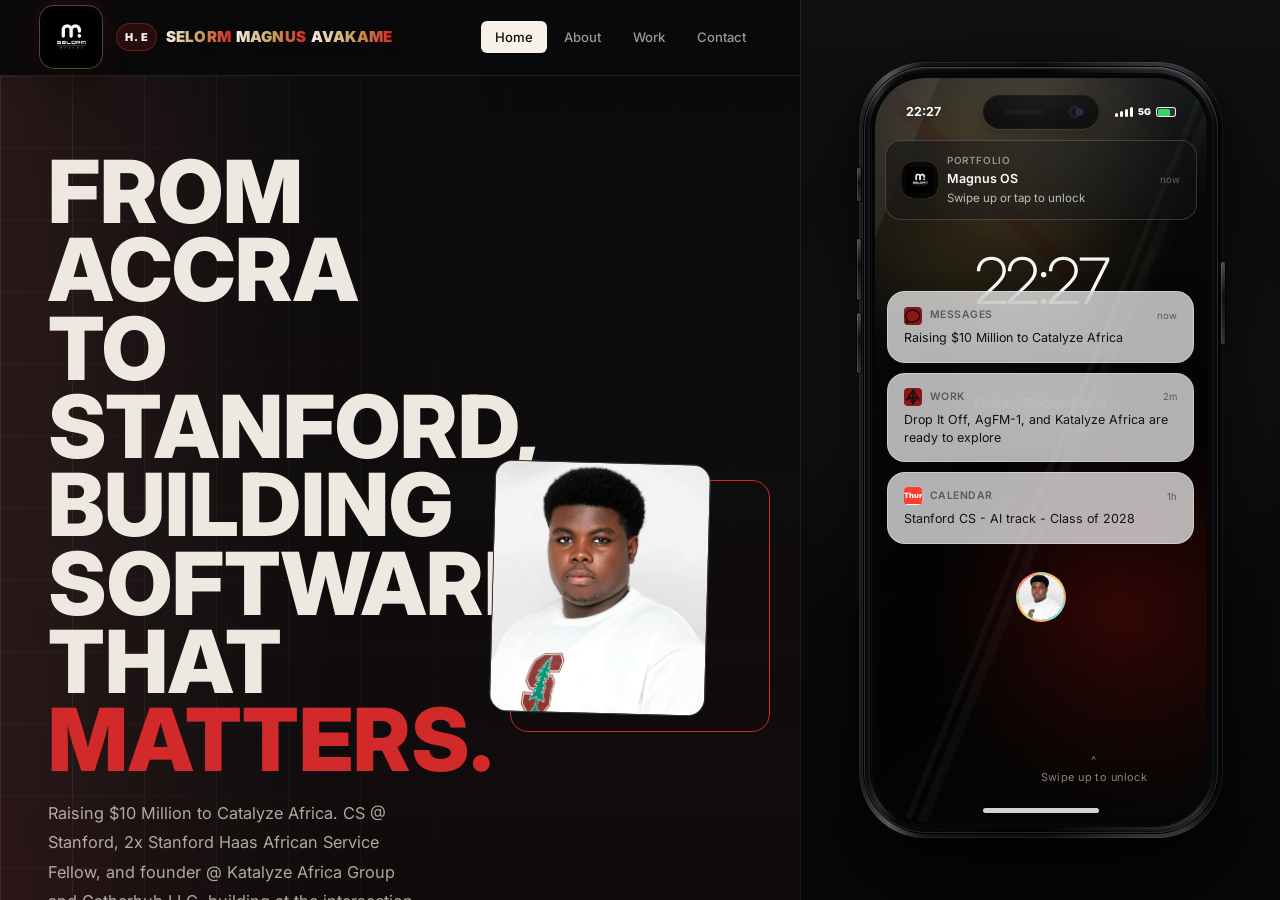
<file: index.html>
<!doctype html>
<html lang="en">
  <head>
    <meta charset="UTF-8" />
    <meta
      name="viewport"
      content="width=device-width, initial-scale=1.0, user-scalable=yes"
    />
    <title>H. E SELORM MAGNUS AVAKAME | Stanford CS · AI & Climate</title>
    <link rel="preconnect" href="https://fonts.googleapis.com" />
    <link
      href="https://fonts.googleapis.com/css2?family=Lora:ital,wght@0,400;0,500;0,600;1,400;1,500&family=Inter:wght@300;400;500;600;700;800&family=JetBrains+Mono:wght@400;500&display=swap"
      rel="stylesheet"
    />
    <style>
      *,
      *::before,
      *::after {
        box-sizing: border-box;
        margin: 0;
        padding: 0;
      }
      :root {
        --bg: #0b0a0f;
        --bg2: #111018;
        --bg3: #18162080;
        --surface: rgba(255, 255, 255, 0.03);
        --surface2: rgba(255, 255, 255, 0.065);
        --border: rgba(255, 255, 255, 0.07);
        --border2: rgba(255, 255, 255, 0.13);
        --text: #ede9e0;
        --text2: #9e9a90;
        --text3: #5a5750;
        --accent: #8c1515;
        --accent2: #b83a4b;
        --indigo: #8c1515;
        --teal: #4d4f53;
        --r: 0.75rem;
      }
      html {
        scroll-behavior: smooth;
        scrollbar-width: thin;
        scrollbar-color: var(--text3) var(--bg2);
      }
      body {
        background: var(--bg);
        color: var(--text);
        font-family: "Inter", sans-serif;
        overflow-x: hidden;
        line-height: 1.6;
        font-size: 16px;
      }
      body.light {
        --bg: #f7f4ef;
        --bg2: #ede9e0;
        --bg3: #e5e0d5;
        --surface: rgba(0, 0, 0, 0.03);
        --surface2: rgba(0, 0, 0, 0.055);
        --border: rgba(0, 0, 0, 0.07);
        --border2: rgba(0, 0, 0, 0.13);
        --text: #18160f;
        --text2: #5a5750;
        --text3: #a09890;
      }
      .layout {
        display: grid;
        grid-template-columns: 1fr 480px;
        min-height: 100vh;
      }
      .portfolio-side {
        overflow-y: auto;
        height: 100vh;
      }
      .iphone-side {
        position: sticky;
        top: 0;
        height: 100vh;
        display: flex;
        align-items: center;
        justify-content: center;
        background: radial-gradient(
          ellipse 70% 80% at 60% 40%,
          #1a1535 0%,
          var(--bg) 70%
        );
        border-left: 1px solid var(--border);
        overflow: hidden;
        user-select: none;
        isolation: isolate;
      }
      nav {
        position: sticky;
        top: 0;
        z-index: 100;
        backdrop-filter: blur(24px);
        background: rgba(11, 10, 15, 0.75);
        border-bottom: 1px solid var(--border);
        padding: 0 2.5rem;
      }
      body.light nav {
        background: rgba(247, 244, 239, 0.85);
      }
      .nav-inner {
        display: flex;
        align-items: center;
        justify-content: space-between;
        min-height: 60px;
        flex-wrap: wrap;
        gap: 0.4rem;
        padding: 0.4rem 0;
      }
      .nav-logo {
        font-family: "Lora", serif;
        font-size: 1.15rem;
        font-weight: 500;
        letter-spacing: 0.01em;
        color: var(--text);
      }
      .nav-logo em {
        color: var(--accent);
        font-style: italic;
      }
      .nav-links {
        display: flex;
        gap: 0.25rem;
        align-items: center;
      }
      .nav-links a {
        color: var(--text2);
        text-decoration: none;
        font-size: 0.82rem;
        font-weight: 500;
        padding: 0.35rem 0.85rem;
        border-radius: 100px;
        transition: all 0.2s;
        cursor: pointer;
        letter-spacing: 0.01em;
      }
      .nav-links a:hover,
      .nav-links a.active {
        color: var(--text);
        background: var(--surface2);
      }
      .nav-right {
        display: flex;
        gap: 0.6rem;
        align-items: center;
      }
      .theme-btn {
        background: var(--surface);
        border: 1px solid var(--border2);
        color: var(--text2);
        border-radius: 100px;
        padding: 0.35rem 0.9rem;
        cursor: pointer;
        font-size: 0.78rem;
        transition: all 0.2s;
      }
      .theme-btn:hover {
        color: var(--text);
      }
      .scroll-progress {
        position: fixed;
        top: 0;
        left: 0;
        height: 2px;
        background: var(--accent);
        z-index: 999;
        transition: width 0.1s;
        pointer-events: none;
      }
      .hero {
        padding: 5rem 2.75rem 4rem;
        position: relative;
        overflow: hidden;
        border-bottom: 1px solid var(--border);
      }
      .hero-inner {
        display: grid;
        grid-template-columns: 1fr auto;
        gap: 2.5rem;
        align-items: center;
      }
      .hero-kicker {
        display: inline-flex;
        align-items: center;
        gap: 0.6rem;
        font-family: "JetBrains Mono", monospace;
        font-size: 0.7rem;
        color: var(--accent);
        letter-spacing: 0.14em;
        text-transform: uppercase;
        margin-bottom: 2rem;
      }
      .hero-kicker::before {
        content: "";
        width: 2rem;
        height: 1px;
        background: var(--accent);
      }
      .hero h1 {
        font-family: "Lora", serif;
        font-size: clamp(2.2rem, 4vw, 3.4rem);
        font-weight: 500;
        line-height: 1.12;
        letter-spacing: -0.02em;
        margin-bottom: 1.25rem;
        color: var(--text);
      }
      .hero h1 em {
        font-style: italic;
        color: var(--accent);
      }
      .hero-body {
        color: var(--text2);
        font-size: 0.95rem;
        max-width: 400px;
        line-height: 1.8;
        margin-bottom: 2rem;
        font-weight: 400;
      }
      .hero-cta {
        display: flex;
        gap: 0.9rem;
        flex-wrap: wrap;
        align-items: center;
      }
      .hero-image-col {
        flex-shrink: 0;
      }
      .profile-image {
        width: 200px;
        height: 200px;
        border-radius: 50%;
        object-fit: cover;
        border: 3px solid var(--accent);
        display: block;
      }
      .btn-primary {
        background: var(--accent);
        color: #0b0a0f;
        border: none;
        padding: 0.7rem 1.6rem;
        border-radius: 100px;
        font-size: 0.85rem;
        font-weight: 600;
        cursor: pointer;
        transition: all 0.22s;
        letter-spacing: 0.02em;
        text-decoration: none;
        display: inline-block;
      }
      .btn-primary:hover {
        background: var(--accent2);
        transform: translateY(-1px);
        box-shadow: 0 8px 24px rgba(201, 169, 110, 0.25);
      }
      .btn-ghost {
        background: transparent;
        color: var(--text2);
        border: 1px solid var(--border2);
        padding: 0.7rem 1.6rem;
        border-radius: 100px;
        font-size: 0.85rem;
        font-weight: 500;
        cursor: pointer;
        transition: all 0.22s;
        text-decoration: none;
        display: inline-block;
      }
      .btn-ghost:hover {
        color: var(--text);
        border-color: var(--text3);
      }
      .avail-pill {
        display: inline-flex;
        align-items: center;
        gap: 0.5rem;
        background: rgba(44, 196, 168, 0.1);
        border: 1px solid rgba(44, 196, 168, 0.2);
        border-radius: 100px;
        padding: 0.3rem 0.9rem;
        font-size: 0.76rem;
        color: var(--teal);
        font-weight: 500;
      }
      .avail-dot {
        width: 7px;
        height: 7px;
        border-radius: 50%;
        background: var(--teal);
        animation: pulse 2s ease-in-out infinite;
      }
      @keyframes pulse {
        0%,
        100% {
          opacity: 1;
        }
        50% {
          opacity: 0.4;
        }
      }
      section {
        padding: 4.5rem 2.75rem;
        border-bottom: 1px solid var(--border);
      }
      .section-label {
        font-family: "JetBrains Mono", monospace;
        font-size: 0.68rem;
        color: var(--accent);
        letter-spacing: 0.14em;
        text-transform: uppercase;
        margin-bottom: 0.9rem;
      }
      .section-title {
        font-family: "Lora", serif;
        font-size: clamp(1.6rem, 2.5vw, 2.1rem);
        font-weight: 500;
        letter-spacing: -0.02em;
        margin-bottom: 2.25rem;
        color: var(--text);
        line-height: 1.25;
      }
      .section-title em {
        font-style: italic;
        color: var(--accent);
      }
      .about-layout {
        display: grid;
        grid-template-columns: 1fr auto;
        gap: 3rem;
        align-items: start;
      }
      .about-copy p {
        color: var(--text2);
        margin-bottom: 1.1rem;
        line-height: 1.85;
        font-size: 0.95rem;
      }
      .about-copy p strong {
        color: var(--text);
        font-weight: 500;
      }
      .about-aside {
        display: flex;
        flex-direction: column;
        gap: 1rem;
        min-width: 180px;
      }
      .aside-fact {
        background: var(--surface);
        border: 1px solid var(--border);
        border-radius: 12px;
        padding: 1rem 1.1rem;
      }
      .aside-num {
        font-family: "Lora", serif;
        font-size: 2rem;
        font-weight: 500;
        color: var(--text);
        line-height: 1;
      }
      .aside-num em {
        font-size: 1.2rem;
        font-style: normal;
        color: var(--accent);
      }
      .aside-label {
        font-size: 0.72rem;
        color: var(--text3);
        margin-top: 0.2rem;
      }
      .projects-list {
        display: grid;
        gap: 1rem;
      }
      .project-card {
        background: var(--surface);
        border: 1px solid var(--border);
        border-radius: 16px;
        padding: 1.6rem;
        cursor: pointer;
        transition: all 0.22s;
        display: grid;
        grid-template-columns: 1fr auto;
        gap: 0.75rem;
      }
      .project-card:hover {
        border-color: var(--border2);
        transform: translateY(-2px);
        background: var(--surface2);
      }
      .project-type {
        font-family: "JetBrains Mono", monospace;
        font-size: 0.67rem;
        color: var(--accent);
        background: rgba(201, 169, 110, 0.1);
        border: 1px solid rgba(201, 169, 110, 0.18);
        border-radius: 100px;
        padding: 0.22rem 0.65rem;
        white-space: nowrap;
        align-self: start;
      }
      .project-name {
        font-family: "Lora", serif;
        font-size: 1.05rem;
        font-weight: 500;
        color: var(--text);
        margin-bottom: 0.45rem;
      }
      .project-desc {
        font-size: 0.84rem;
        color: var(--text2);
        line-height: 1.7;
        margin-bottom: 0.85rem;
      }
      .project-tags {
        display: flex;
        flex-wrap: wrap;
        gap: 0.4rem;
      }
      .tag {
        font-size: 0.7rem;
        color: var(--text3);
        background: var(--bg3);
        border: 1px solid var(--border);
        border-radius: 4px;
        padding: 0.18rem 0.55rem;
      }
      footer {
        border-top: 1px solid var(--border);
        padding: 1.75rem 2.75rem;
        display: flex;
        justify-content: space-between;
        align-items: center;
      }
      footer p {
        font-size: 0.76rem;
        color: var(--text3);
      }
      .social-row {
        display: flex;
        gap: 0.4rem;
      }
      .soc {
        width: 32px;
        height: 32px;
        border-radius: 7px;
        background: var(--surface);
        border: 1px solid var(--border);
        display: flex;
        align-items: center;
        justify-content: center;
        color: var(--text2);
        text-decoration: none;
        font-size: 0.72rem;
        font-weight: 600;
        transition: all 0.18s;
      }
      .soc:hover {
        border-color: var(--accent);
        color: var(--accent);
      }

      /* ===================== IPHONE SHELL ===================== */
      .iphone-aura {
        position: absolute;
        inset: -30px;
        border-radius: 80px;
        background: radial-gradient(
          ellipse at center,
          rgba(140, 21, 21, 0.18) 0%,
          transparent 65%
        );
        animation: aura 5s ease-in-out infinite alternate;
        pointer-events: none;
      }
      @keyframes aura {
        to {
          opacity: 0.5;
          transform: scale(1.04);
        }
      }
      .iphone-wrap {
        position: relative;
        width: 320px;
        height: 680px;
        filter: drop-shadow(0 40px 70px rgba(0, 0, 0, 0.75));
        z-index: 1;
      }
      .iphone-frame {
        position: absolute;
        inset: 0;
        border-radius: 52px;
        background: linear-gradient(
          145deg,
          #3f3f41 0%,
          #2c2c2e 35%,
          #1c1c1e 70%,
          #2a2a2c 100%
        );
        box-shadow:
          inset 0 0 0 1px rgba(255, 255, 255, 0.14),
          inset 0 1px 0 rgba(255, 255, 255, 0.22),
          0 0 0 0.5px #000;
      }
      .iphone-screen {
        position: absolute;
        top: 7px;
        left: 7px;
        right: 7px;
        bottom: 7px;
        border-radius: 45px;
        overflow: hidden;
        background: #000;
        isolation: isolate;
        overscroll-behavior: contain;
        touch-action: pan-y;
      }
      .iphone-screen-inner {
        position: absolute;
        inset: 0;
        overscroll-behavior: contain;
      }
      .phone-btn-l {
        position: absolute;
        left: -4px;
        background: #2c2c2e;
        width: 4px;
        border-radius: 2px 0 0 2px;
      }
      .phone-btn-r {
        position: absolute;
        right: -4px;
        background: #2c2c2e;
        width: 4px;
        border-radius: 0 2px 2px 0;
      }
      .vol-up {
        top: 115px;
        height: 40px;
      }
      .vol-dn {
        top: 168px;
        height: 40px;
      }
      .mute {
        top: 92px;
        height: 28px;
      }
      .power {
        top: 150px;
        height: 62px;
      }
      .camera-bump {
        position: absolute;
        top: 13px;
        right: 13px;
        width: 60px;
        height: 60px;
        background: linear-gradient(145deg, #3a3a3c, #2c2c2e);
        border-radius: 16px;
        border: 1px solid rgba(255, 255, 255, 0.08);
        display: flex;
        align-items: center;
        justify-content: center;
      }
      .cam-lenses {
        display: grid;
        grid-template-columns: 1fr 1fr;
        gap: 3px;
        padding: 4px;
      }
      .cam-lens {
        width: 13px;
        height: 13px;
        border-radius: 50%;
        background: #1a1a1c;
        border: 1px solid rgba(255, 255, 255, 0.1);
        box-shadow: inset 0 0 5px rgba(91, 95, 214, 0.2);
      }
      .cam-lens.small {
        width: 9px;
        height: 9px;
        background: #111;
        margin-top: 4px;
      }
      .cam-flash {
        position: absolute;
        bottom: 10px;
        right: 10px;
        width: 6px;
        height: 6px;
        border-radius: 50%;
        background: #c9a96e;
        box-shadow: 0 0 5px rgba(201, 169, 110, 0.5);
      }

      /* ===================== DYNAMIC ISLAND ===================== */
      .dynamic-island {
        position: absolute;
        top: 12px;
        left: 50%;
        transform: translateX(-50%);
        width: 90px;
        height: 28px;
        background: #000;
        border-radius: 20px;
        z-index: 50;
        transition: all 0.45s cubic-bezier(0.34, 1.56, 0.64, 1);
        cursor: pointer;
      }
      .dynamic-island.expanded {
        width: 230px;
        height: 76px;
        top: 8px;
      }
      .di-content {
        display: none;
        align-items: center;
        justify-content: space-between;
        padding: 0.5rem 0.9rem;
        height: 100%;
      }
      .dynamic-island.expanded .di-content {
        display: flex;
      }
      .di-music {
        font-size: 0.6rem;
        color: rgba(255, 255, 255, 0.7);
      }
      .di-music strong {
        display: block;
        color: #fff;
        font-size: 0.65rem;
        margin-bottom: 0.1rem;
      }
      .di-bars {
        display: flex;
        gap: 2px;
        align-items: flex-end;
        height: 16px;
      }
      .di-bar {
        width: 3px;
        background: #8c1515;
        border-radius: 2px;
        animation: dibar 1s ease-in-out infinite alternate;
      }
      .di-bar:nth-child(1) {
        height: 40%;
      }
      .di-bar:nth-child(2) {
        animation-delay: 0.2s;
        height: 60%;
      }
      .di-bar:nth-child(3) {
        animation-delay: 0.4s;
        height: 100%;
      }
      @keyframes dibar {
        to {
          transform: scaleY(1.8);
        }
      }
      .di-cover {
        width: 38px;
        height: 38px;
        border-radius: 9px;
        flex-shrink: 0;
        overflow: hidden;
      }
      .di-cover img {
        width: 100%;
        height: 100%;
        object-fit: cover;
      }

      /* ===================== STATUS BAR ===================== */
      .status-bar {
        position: absolute;
        top: 0;
        left: 0;
        right: 0;
        height: 50px;
        z-index: 40;
        display: flex;
        align-items: center;
        justify-content: space-between;
        padding: 0 1.2rem 0 0.9rem;
        pointer-events: none;
      }
      .status-time {
        font-size: 0.78rem;
        font-weight: 700;
        color: #fff;
        margin-top: 2px;
        font-family: "Inter", sans-serif;
      }
      .status-right {
        display: flex;
        align-items: center;
        gap: 4px;
        margin-top: 2px;
      }
      .signal-bars {
        display: flex;
        gap: 1.5px;
        align-items: flex-end;
        height: 10px;
      }
      .signal-bar {
        width: 2.5px;
        background: #fff;
        border-radius: 1px;
      }
      .signal-bar:nth-child(1) {
        height: 40%;
      }
      .signal-bar:nth-child(2) {
        height: 65%;
      }
      .signal-bar:nth-child(3) {
        height: 85%;
      }
      .signal-bar:nth-child(4) {
        height: 100%;
      }
      .battery-body {
        width: 22px;
        height: 11px;
        border: 1.5px solid rgba(255, 255, 255, 0.6);
        border-radius: 3px;
        position: relative;
        overflow: hidden;
      }
      .battery-fill {
        position: absolute;
        top: 1px;
        left: 1px;
        bottom: 1px;
        width: 78%;
        background: #34c759;
        border-radius: 1px;
      }
      .wifi-icon {
        display: flex;
        flex-direction: column;
        align-items: center;
        gap: 1px;
      }
      .wifi-arc {
        border: 2px solid rgba(255, 255, 255, 0);
        border-top-color: #fff;
        border-radius: 50%;
      }
      .wa1 {
        width: 6px;
        height: 6px;
      }
      .wa2 {
        width: 10px;
        height: 10px;
      }
      .wa3 {
        width: 14px;
        height: 14px;
      }
      .wifi-dot {
        width: 3px;
        height: 3px;
        background: #fff;
        border-radius: 50%;
      }

      /* ===================== HOME INDICATOR ===================== */
      .scroll-pill {
        position: absolute;
        bottom: 8px;
        left: 50%;
        transform: translateX(-50%);
        width: 100px;
        height: 5px;
        background: rgba(255, 255, 255, 0.3);
        border-radius: 3px;
        z-index: 50;
        cursor: pointer;
        transition: background 0.2s;
      }
      .scroll-pill:hover {
        background: rgba(255, 255, 255, 0.5);
      }

      /* ===================== TOAST ===================== */
      .phone-toast {
        position: absolute;
        top: 58px;
        left: 10px;
        right: 10px;
        background: rgba(30, 30, 32, 0.96);
        backdrop-filter: blur(22px);
        border: 1px solid rgba(255, 255, 255, 0.12);
        border-radius: 16px;
        padding: 0.75rem 1rem;
        z-index: 90;
        display: none;
        gap: 0.6rem;
        align-items: center;
      }
      .phone-toast.show {
        display: flex;
        animation: toastin 0.35s cubic-bezier(0.34, 1.4, 0.64, 1);
      }
      @keyframes toastin {
        from {
          transform: translateY(-14px);
          opacity: 0;
        }
        to {
          transform: translateY(0);
          opacity: 1;
        }
      }
      .toast-app-icon {
        width: 34px;
        height: 34px;
        border-radius: 8px;
        flex-shrink: 0;
        overflow: hidden;
        display: flex;
        align-items: center;
        justify-content: center;
        font-size: 1.1rem;
      }
      .toast-body {
        flex: 1;
        min-width: 0;
      }
      .toast-app-name {
        font-size: 0.62rem;
        color: rgba(255, 255, 255, 0.5);
        font-weight: 600;
        text-transform: uppercase;
        letter-spacing: 0.06em;
      }
      .toast-title {
        font-size: 0.78rem;
        font-weight: 600;
        color: #fff;
        white-space: nowrap;
        overflow: hidden;
        text-overflow: ellipsis;
      }
      .toast-text {
        font-size: 0.72rem;
        color: rgba(255, 255, 255, 0.7);
        white-space: nowrap;
        overflow: hidden;
        text-overflow: ellipsis;
      }
      .toast-time {
        font-size: 0.6rem;
        color: rgba(255, 255, 255, 0.35);
        flex-shrink: 0;
      }

      /* ===================== LOCK SCREEN ===================== */
      #lock-screen {
        display: flex;
        flex-direction: column;
        align-items: center;
        justify-content: flex-start;
        padding-top: 58px;
        cursor: pointer;
        overflow: hidden;
        background: #000;
      }
      .lock-wallpaper {
        position: absolute;
        inset: 0;
        background-image: none;
        background-size: cover;
        background-position: center top;
        filter: brightness(0.55) saturate(1.1);
      }
      .lock-wallpaper-blur {
        position: absolute;
        inset: 0;
        background: linear-gradient(
          to bottom,
          rgba(0, 0, 0, 0.25) 0%,
          rgba(0, 0, 0, 0.1) 40%,
          rgba(0, 0, 0, 0.6) 100%
        );
      }
      .lock-time {
        font-size: 4.8rem;
        font-weight: 200;
        color: #fff;
        letter-spacing: -0.04em;
        line-height: 1;
        margin-bottom: 0.2rem;
        position: relative;
        z-index: 1;
        font-family: "Lora", serif;
        text-shadow: 0 2px 20px rgba(0, 0, 0, 0.5);
      }
      .lock-date {
        font-size: 0.88rem;
        color: rgba(255, 255, 255, 0.85);
        position: relative;
        z-index: 1;
        margin-bottom: 2.5rem;
        font-weight: 500;
        letter-spacing: 0.02em;
      }
      .lock-notif {
        background: rgba(255, 255, 255, 0.13);
        backdrop-filter: blur(28px);
        border: 1px solid rgba(255, 255, 255, 0.18);
        border-radius: 18px;
        padding: 0.9rem 1rem;
        margin: 0 0.8rem 0.6rem;
        width: calc(100% - 1.6rem);
        position: relative;
        z-index: 1;
        transition: transform 0.15s;
      }
      .lock-notif:hover {
        transform: scale(1.01);
      }
      .notif-header {
        display: flex;
        align-items: center;
        gap: 0.45rem;
        margin-bottom: 0.3rem;
      }
      .notif-app-icon {
        width: 18px;
        height: 18px;
        border-radius: 4px;
        background: #8c1515;
        display: flex;
        align-items: center;
        justify-content: center;
        font-size: 0.6rem;
        flex-shrink: 0;
      }
      .notif-app {
        font-size: 0.65rem;
        color: rgba(255, 255, 255, 0.65);
        font-weight: 600;
        text-transform: uppercase;
        letter-spacing: 0.05em;
      }
      .notif-time {
        font-size: 0.6rem;
        color: rgba(255, 255, 255, 0.4);
        margin-left: auto;
      }
      .notif-text {
        font-size: 0.78rem;
        color: rgba(255, 255, 255, 0.92);
        line-height: 1.45;
      }
      .faceid-ring {
        width: 50px;
        height: 50px;
        border-radius: 50%;
        border: 2px solid rgba(255, 255, 255, 0.35);
        display: flex;
        align-items: center;
        justify-content: center;
        margin: 1.2rem auto 0.5rem;
        animation: faceid 3s ease-in-out infinite;
        position: relative;
        z-index: 1;
        overflow: hidden;
      }
      .faceid-ring img {
        width: 100%;
        height: 100%;
        object-fit: cover;
        border-radius: 50%;
      }
      @keyframes faceid {
        0%,
        100% {
          border-color: rgba(255, 255, 255, 0.25);
          box-shadow: none;
        }
        50% {
          border-color: rgba(140, 21, 21, 0.9);
          box-shadow: 0 0 20px rgba(140, 21, 21, 0.4);
        }
      }
      .swipe-hint {
        position: absolute;
        bottom: 2.2rem;
        left: 50%;
        transform: translateX(-50%);
        text-align: center;
        color: rgba(255, 255, 255, 0.5);
        font-size: 0.68rem;
        z-index: 1;
        pointer-events: none;
        letter-spacing: 0.04em;
      }
      .swipe-arrow {
        display: block;
        animation: swipeup 2s ease-in-out infinite;
      }
      @keyframes swipeup {
        0%,
        100% {
          transform: translateY(0);
          opacity: 0.5;
        }
        50% {
          transform: translateY(-8px);
          opacity: 1;
        }
      }

      /* ===================== HOME SCREEN ===================== */
      #home-screen {
        display: none;
        flex-direction: column;
        overflow: hidden;
        background: #000;
      }
      .home-wallpaper {
        position: absolute;
        inset: 0;
        background-image: none;
        background-size: cover;
        background-position: center top;
        filter: brightness(0.45) saturate(1.15) blur(0px);
        transition: filter 0.3s;
      }
      .home-wallpaper-overlay {
        position: absolute;
        inset: 0;
        background: linear-gradient(
          to bottom,
          rgba(0, 0, 0, 0.3) 0%,
          rgba(0, 0, 0, 0.1) 50%,
          rgba(0, 0, 0, 0.55) 100%
        );
      }
      .home-grid {
        padding: 58px 16px 10px;
        display: grid;
        grid-template-columns: repeat(4, 1fr);
        gap: 14px;
        flex: 1;
        position: relative;
        z-index: 5;
        align-content: start;
      }
      .app-icon {
        display: flex;
        flex-direction: column;
        align-items: center;
        gap: 5px;
        cursor: pointer;
        transition: transform 0.15s;
        -webkit-tap-highlight-color: transparent;
        user-select: none;
      }
      .app-icon:active {
        transform: scale(0.84);
      }
      .app-icon-img {
        width: 52px;
        height: 52px;
        border-radius: 13px;
        display: flex;
        align-items: center;
        justify-content: center;
        box-shadow: 0 4px 16px rgba(0, 0, 0, 0.5);
        position: relative;
        overflow: hidden;
        font-size: 1.4rem;
      }
      .app-icon-img::after {
        content: "";
        position: absolute;
        inset: 0;
        background: linear-gradient(
          135deg,
          rgba(255, 255, 255, 0.2) 0%,
          transparent 60%
        );
        border-radius: 13px;
        pointer-events: none;
      }
      .app-label {
        font-size: 0.6rem;
        color: rgba(255, 255, 255, 0.9);
        font-weight: 500;
        text-align: center;
        text-shadow: 0 1px 4px rgba(0, 0, 0, 0.7);
      }
      .app-badge {
        position: absolute;
        top: -4px;
        right: -4px;
        background: #ff3b30;
        color: #fff;
        font-size: 0.42rem;
        font-weight: 700;
        padding: 1px 4px;
        border-radius: 10px;
        border: 1.5px solid #000;
        min-width: 14px;
        text-align: center;
        z-index: 10;
      }
      .widget-row {
        padding: 0 16px 14px;
        display: flex;
        gap: 10px;
        position: relative;
        z-index: 5;
      }
      .widget {
        background: rgba(255, 255, 255, 0.12);
        backdrop-filter: blur(20px);
        border: 1px solid rgba(255, 255, 255, 0.1);
        border-radius: 16px;
        flex: 1;
        padding: 0.65rem;
        overflow: hidden;
      }
      .widget-title {
        font-size: 0.52rem;
        color: rgba(255, 255, 255, 0.55);
        text-transform: uppercase;
        letter-spacing: 0.09em;
        margin-bottom: 0.22rem;
      }
      .widget-val {
        font-size: 1.25rem;
        font-weight: 700;
        color: #fff;
        line-height: 1;
      }
      .widget-sub {
        font-size: 0.5rem;
        color: rgba(255, 255, 255, 0.45);
        margin-top: 0.15rem;
      }
      .dock {
        position: absolute;
        bottom: 20px;
        left: 16px;
        right: 16px;
        background: rgba(255, 255, 255, 0.14);
        backdrop-filter: blur(28px);
        border: 1px solid rgba(255, 255, 255, 0.15);
        border-radius: 22px;
        padding: 12px;
        display: grid;
        grid-template-columns: repeat(4, 1fr);
        gap: 10px;
        z-index: 10;
      }

      /* ===================== APP SCREEN ===================== */
      #app-screen {
        position: absolute;
        inset: 0;
        display: none;
        flex-direction: column;
        z-index: 20;
        border-radius: 45px;
        overflow: hidden;
        opacity: 0;
        transform: scale(0.92);
        transition:
          opacity 0.25s,
          transform 0.25s cubic-bezier(0.34, 1.2, 0.64, 1);
      }
      #app-screen.visible {
        display: flex;
        opacity: 1;
        transform: scale(1);
      }
      .app-nav-bar {
        height: 52px;
        display: flex;
        align-items: flex-end;
        justify-content: space-between;
        padding: 0 1rem 0.6rem;
        flex-shrink: 0;
        position: relative;
        z-index: 2;
      }
      .app-back-btn {
        display: flex;
        align-items: center;
        gap: 4px;
        color: #fff;
        font-size: 0.8rem;
        font-weight: 500;
        cursor: pointer;
        background: none;
        border: none;
        padding: 4px 0;
      }
      .app-back-btn svg {
        width: 16px;
        height: 16px;
      }
      .app-header-title {
        font-size: 1rem;
        font-weight: 700;
        color: #fff;
      }
      .app-body {
        flex: 1;
        overflow-y: scroll;
        -webkit-overflow-scrolling: touch;
        padding: 0;
        background: #f2f2f7;
        overscroll-behavior: contain;
      }
      .app-body::-webkit-scrollbar {
        width: 0;
      }

      /* ===================== iOS APP CONTENT STYLES ===================== */
      .ios-large-title {
        font-size: 1.6rem;
        font-weight: 700;
        color: #000;
        padding: 0.5rem 1rem 0.6rem;
        background: #f2f2f7;
        position: sticky;
        top: 0;
        z-index: 5;
      }
      .ios-section {
        background: #fff;
        border-radius: 13px;
        margin: 0 0.75rem 0.75rem;
        overflow: hidden;
      }
      .ios-section-header {
        font-size: 0.65rem;
        font-weight: 600;
        color: #6c6c70;
        text-transform: uppercase;
        letter-spacing: 0.07em;
        padding: 0.5rem 1rem 0.2rem;
      }
      .ios-row {
        display: flex;
        align-items: center;
        gap: 0.75rem;
        padding: 0.65rem 1rem;
        border-bottom: 0.5px solid rgba(0, 0, 0, 0.08);
        min-height: 46px;
      }
      .ios-row:last-child {
        border-bottom: none;
      }
      .ios-row-icon {
        width: 30px;
        height: 30px;
        border-radius: 7px;
        display: flex;
        align-items: center;
        justify-content: center;
        font-size: 0.95rem;
        flex-shrink: 0;
      }
      .ios-row-icon svg {
        width: 17px;
        height: 17px;
        fill: none;
        stroke: #fff;
        stroke-width: 2;
        stroke-linecap: round;
        stroke-linejoin: round;
      }
      .ios-row-text {
        flex: 1;
        min-width: 0;
      }
      .ios-row-title {
        font-size: 0.82rem;
        color: #000;
        font-weight: 400;
      }
      .ios-row-sub {
        font-size: 0.7rem;
        color: #8e8e93;
        margin-top: 1px;
        line-height: 1.3;
      }
      .ios-row-value {
        font-size: 0.8rem;
        color: #8e8e93;
        flex-shrink: 0;
      }
      .ios-row-arrow {
        color: #c7c7cc;
        font-size: 0.7rem;
        flex-shrink: 0;
        margin-left: 4px;
      }
      .ios-hero-card {
        margin: 0 0.75rem 0.75rem;
        border-radius: 16px;
        padding: 1.2rem;
        color: #fff;
        position: relative;
        overflow: hidden;
      }
      .ios-hero-card::after {
        content: "";
        position: absolute;
        inset: 0;
        background: linear-gradient(
          135deg,
          rgba(255, 255, 255, 0.15) 0%,
          transparent 60%
        );
        border-radius: 16px;
        pointer-events: none;
      }
      .ios-hero-name {
        font-size: 1.15rem;
        font-weight: 700;
        margin-bottom: 0.18rem;
      }
      .ios-hero-sub {
        font-size: 0.76rem;
        opacity: 0.82;
      }
      .ios-chip {
        display: inline-block;
        background: rgba(255, 255, 255, 0.22);
        border-radius: 20px;
        padding: 0.22rem 0.65rem;
        font-size: 0.62rem;
        margin: 0.3rem 0.25rem 0 0;
        color: #fff;
      }
      .ios-proj-card {
        background: #fff;
        border-radius: 13px;
        overflow: hidden;
        margin: 0 0.75rem 0.75rem;
      }
      .ios-proj-thumb {
        height: 80px;
        display: flex;
        align-items: center;
        justify-content: center;
        position: relative;
        overflow: hidden;
      }
      .ios-proj-thumb-img {
        position: absolute;
        inset: 0;
        background-size: cover;
        background-position: center;
        filter: brightness(0.6);
      }
      .ios-proj-thumb svg {
        width: 36px;
        height: 36px;
        fill: none;
        stroke: #fff;
        stroke-width: 1.6;
        stroke-linecap: round;
        stroke-linejoin: round;
        position: relative;
        z-index: 1;
      }
      .ios-proj-info {
        padding: 0.8rem;
      }
      .ios-proj-name {
        font-size: 0.86rem;
        font-weight: 600;
        color: #000;
        margin-bottom: 0.22rem;
      }
      .ios-proj-desc {
        font-size: 0.72rem;
        color: #636366;
        line-height: 1.5;
        margin-bottom: 0.45rem;
      }
      .ios-proj-tags {
        display: flex;
        flex-wrap: wrap;
        gap: 0.28rem;
      }
      .ios-proj-tag {
        font-size: 0.6rem;
        background: #f2f2f7;
        border-radius: 4px;
        padding: 0.14rem 0.4rem;
        color: #636366;
      }
      .ios-skill-bar {
        padding: 0.65rem 1rem;
        border-bottom: 0.5px solid rgba(0, 0, 0, 0.08);
      }
      .ios-skill-bar:last-child {
        border-bottom: none;
      }
      .ios-skill-label {
        display: flex;
        justify-content: space-between;
        font-size: 0.76rem;
        color: #000;
        margin-bottom: 0.32rem;
      }
      .ios-skill-pct {
        color: #8e8e93;
        font-size: 0.72rem;
      }
      .ios-bar {
        height: 5px;
        background: #f2f2f7;
        border-radius: 3px;
        overflow: hidden;
      }
      .ios-bar-fill {
        height: 100%;
        border-radius: 3px;
        background: #8c1515;
        width: 0;
        transition: width 1.2s cubic-bezier(0.22, 1, 0.36, 1);
      }
      .ios-toggle {
        width: 38px;
        height: 22px;
        background: #e5e5ea;
        border-radius: 20px;
        position: relative;
        cursor: pointer;
        transition: background 0.25s;
        flex-shrink: 0;
      }
      .ios-toggle.on {
        background: #34c759;
      }
      .ios-toggle::after {
        content: "";
        position: absolute;
        top: 2px;
        left: 2px;
        width: 18px;
        height: 18px;
        border-radius: 50%;
        background: #fff;
        transition: transform 0.25s cubic-bezier(0.34, 1.56, 0.64, 1);
        box-shadow: 0 1px 4px rgba(0, 0, 0, 0.3);
      }
      .ios-toggle.on::after {
        transform: translateX(16px);
      }
      /* contact app */
      .contact-list-item {
        display: flex;
        align-items: center;
        gap: 0.75rem;
        padding: 0.65rem 1rem;
        border-bottom: 0.5px solid rgba(0, 0, 0, 0.08);
        cursor: pointer;
      }
      .contact-list-item:last-child {
        border-bottom: none;
      }
      .contact-avatar {
        width: 38px;
        height: 38px;
        border-radius: 50%;
        display: flex;
        align-items: center;
        justify-content: center;
        font-size: 0.95rem;
        font-weight: 700;
        color: #fff;
        flex-shrink: 0;
      }
      .contact-name {
        font-size: 0.83rem;
        font-weight: 500;
        color: #000;
      }
      .contact-role {
        font-size: 0.7rem;
        color: #8e8e93;
      }
      /* music player */
      .music-cover-big {
        width: 100%;
        aspect-ratio: 1;
        display: flex;
        align-items: center;
        justify-content: center;
        position: relative;
        overflow: hidden;
      }
      .music-cover-big img {
        width: 100%;
        height: 100%;
        object-fit: cover;
      }
      .music-cover-overlay {
        position: absolute;
        inset: 0;
        background: linear-gradient(
          to bottom,
          transparent 50%,
          rgba(0, 0, 0, 0.4) 100%
        );
      }
      .music-info-row {
        padding: 0.85rem 1.1rem 0.35rem;
        display: flex;
        align-items: center;
        justify-content: space-between;
      }
      .music-track-name {
        font-size: 1rem;
        font-weight: 700;
        color: #000;
      }
      .music-artist-name {
        font-size: 0.8rem;
        color: #636366;
        margin-top: 1px;
      }
      .music-love {
        font-size: 1.1rem;
        cursor: pointer;
      }
      .music-progress-wrap {
        padding: 0 1.1rem 0.4rem;
      }
      .music-progress {
        width: 100%;
        height: 4px;
        -webkit-appearance: none;
        appearance: none;
        border-radius: 4px;
        background: linear-gradient(
          to right,
          #8c1515 var(--val, 35%),
          #e5e5ea var(--val, 35%)
        );
        outline: none;
        cursor: pointer;
      }
      .music-progress::-webkit-slider-thumb {
        -webkit-appearance: none;
        width: 14px;
        height: 14px;
        border-radius: 50%;
        background: #000;
      }
      .music-times {
        display: flex;
        justify-content: space-between;
        font-size: 0.62rem;
        color: #8e8e93;
        margin-top: 4px;
      }
      .music-controls-row {
        display: flex;
        align-items: center;
        justify-content: space-between;
        padding: 0.5rem 1.4rem 0.8rem;
      }
      .mc-btn {
        background: none;
        border: none;
        cursor: pointer;
        padding: 6px;
        color: #000;
        transition: transform 0.1s;
      }
      .mc-btn:active {
        transform: scale(0.88);
      }
      .mc-btn svg {
        width: 24px;
        height: 24px;
        fill: none;
        stroke: currentColor;
        stroke-width: 2;
        stroke-linecap: round;
        stroke-linejoin: round;
      }
      .mc-play {
        width: 56px;
        height: 56px;
        border-radius: 50%;
        background: #000;
        display: flex;
        align-items: center;
        justify-content: center;
        cursor: pointer;
        transition: transform 0.15s;
      }
      .mc-play:active {
        transform: scale(0.9);
      }
      .mc-play svg {
        width: 24px;
        height: 24px;
        fill: #fff;
        stroke: none;
      }
      .music-track-row {
        display: flex;
        align-items: center;
        gap: 0.75rem;
        padding: 0.6rem 1rem;
        border-bottom: 0.5px solid rgba(0, 0, 0, 0.06);
        cursor: pointer;
      }
      .music-track-row:last-child {
        border-bottom: none;
      }
      .music-track-row.active {
        background: rgba(140, 21, 21, 0.06);
      }
      .track-num-label {
        width: 18px;
        text-align: center;
        font-size: 0.7rem;
        color: #8e8e93;
        flex-shrink: 0;
      }
      .track-title-col {
        flex: 1;
        min-width: 0;
      }
      .track-name-t {
        font-size: 0.8rem;
        font-weight: 500;
        color: #000;
        white-space: nowrap;
        overflow: hidden;
        text-overflow: ellipsis;
      }
      .track-artist-t {
        font-size: 0.68rem;
        color: #8e8e93;
      }
      .track-dur-t {
        font-size: 0.68rem;
        color: #8e8e93;
        flex-shrink: 0;
      }
      /* settings */
      .ios-settings-profile {
        display: flex;
        align-items: center;
        gap: 1rem;
        padding: 0.9rem 1rem;
        background: #fff;
        border-radius: 13px;
        margin: 0 0.75rem 0.75rem;
      }
      .ios-settings-avatar {
        width: 56px;
        height: 56px;
        border-radius: 50%;
        overflow: hidden;
        flex-shrink: 0;
      }
      .ios-settings-avatar img {
        width: 100%;
        height: 100%;
        object-fit: cover;
      }
      .ios-settings-name {
        font-size: 1rem;
        font-weight: 600;
        color: #000;
      }
      .ios-settings-sub {
        font-size: 0.74rem;
        color: #8e8e93;
      }

      /* ===================== CONTROL CENTER ===================== */
      #control-center {
        position: absolute;
        inset: 0;
        background: rgba(0, 0, 0, 0.55);
        backdrop-filter: blur(36px);
        z-index: 60;
        display: none;
        padding: 58px 12px 20px;
        flex-direction: column;
        gap: 10px;
      }
      #control-center.visible {
        display: flex;
        animation: ccin 0.3s ease;
      }
      @keyframes ccin {
        from {
          opacity: 0;
          transform: translateY(-20px);
        }
        to {
          opacity: 1;
          transform: translateY(0);
        }
      }
      .cc-row {
        display: grid;
        grid-template-columns: 1fr 1fr;
        gap: 10px;
      }
      .cc-tile {
        background: rgba(255, 255, 255, 0.16);
        border-radius: 15px;
        padding: 0.85rem;
        display: flex;
        align-items: center;
        gap: 0.55rem;
        cursor: pointer;
        transition: background 0.15s;
      }
      .cc-tile:active {
        background: rgba(255, 255, 255, 0.28);
      }
      .cc-tile.on {
        background: rgba(255, 255, 255, 0.9);
      }
      .cc-tile.on .cc-tile-label {
        color: #000;
      }
      .cc-tile.wide {
        grid-column: span 2;
        justify-content: space-between;
      }
      .cc-tile svg {
        width: 20px;
        height: 20px;
        fill: none;
        stroke: #fff;
        stroke-width: 2;
        stroke-linecap: round;
        stroke-linejoin: round;
        flex-shrink: 0;
      }
      .cc-tile.on svg {
        stroke: #000;
      }
      .cc-tile-label {
        font-size: 0.72rem;
        color: #fff;
        font-weight: 500;
      }
      .cc-slider-wrap {
        grid-column: span 2;
        background: rgba(255, 255, 255, 0.16);
        border-radius: 15px;
        padding: 0.85rem;
      }
      .cc-slider {
        width: 100%;
        height: 5px;
        -webkit-appearance: none;
        appearance: none;
        background: rgba(255, 255, 255, 0.3);
        border-radius: 5px;
        outline: none;
      }
      .cc-slider::-webkit-slider-thumb {
        -webkit-appearance: none;
        width: 18px;
        height: 18px;
        border-radius: 50%;
        background: #fff;
      }
      .cc-slider-label {
        font-size: 0.62rem;
        color: rgba(255, 255, 255, 0.6);
        margin-bottom: 6px;
        display: flex;
        align-items: center;
        gap: 5px;
      }
      .cc-close {
        align-self: center;
        background: rgba(255, 255, 255, 0.16);
        border: none;
        color: #fff;
        width: 38px;
        height: 38px;
        border-radius: 50%;
        font-size: 0.95rem;
        cursor: pointer;
        margin-top: auto;
        transition: background 0.15s;
      }
      .cc-close:hover {
        background: rgba(255, 255, 255, 0.28);
      }

      /* ===================== RESPONSIVE ===================== */
      @media (max-width: 960px) {
        .layout {
          grid-template-columns: 1fr;
          grid-template-rows: auto auto;
        }
        .portfolio-side {
          height: auto;
          overflow-y: visible;
        }
        .iphone-side {
          display: flex;
          position: relative;
          height: auto;
          padding: 2.5rem 1rem 2rem;
          border-left: none;
          border-top: 1px solid var(--border);
          background: radial-gradient(
            ellipse 80% 80% at 50% 50%,
            #1a1535 0%,
            var(--bg) 80%
          );
          order: 2;
        }
        .iphone-wrap {
          width: 280px;
          height: 600px;
        }
        .portfolio-side {
          order: 1;
        }
        .about-layout {
          grid-template-columns: 1fr;
        }
        .hero-inner {
          grid-template-columns: 1fr;
          text-align: center;
        }
        .hero-image-col {
          display: flex;
          justify-content: center;
        }
        .profile-image {
          width: 150px;
          height: 150px;
        }
        .hero-cta {
          justify-content: center;
        }
        .hero-body {
          max-width: 100%;
        }
        .hero h1 {
          font-size: clamp(1.9rem, 6vw, 2.8rem);
        }
        section {
          padding: 3rem 1.5rem;
        }
        .hero {
          padding: 3.5rem 1.5rem 3rem;
        }
        nav {
          padding: 0 1.5rem;
        }
        footer {
          padding: 1.5rem;
        }
      }
      @media (max-width: 480px) {
        nav {
          padding: 0 1rem;
        }
        .nav-inner {
          flex-wrap: wrap;
          min-height: auto;
          padding: 0.5rem 0;
          gap: 0.3rem;
        }
        .nav-logo {
          font-size: 1rem;
        }
        .nav-links {
          order: 3;
          width: 100%;
          justify-content: center;
          flex-wrap: wrap;
          padding-bottom: 0.35rem;
        }
        .nav-links a {
          font-size: 0.76rem;
          padding: 0.3rem 0.65rem;
        }
        .iphone-wrap {
          width: 260px;
          height: 560px;
        }
      }
    </style>
    <link rel="icon" href="images/logo.jpeg" type="image/jpeg" />
    <link rel="stylesheet" href="css/explosive.css" />
    <link rel="stylesheet" href="css/studio.css?v=iphone-polish9" />
  </head>
  <body>
    <div class="scroll-progress" id="scrollProgress"></div>
    <div class="layout">
      <!-- ═══════════════════ PORTFOLIO SIDE (UNTOUCHED) ═══════════════════ -->
      <div class="portfolio-side" id="portfolioSide">
        <nav>
          <div class="nav-inner">
            <div class="nav-logo">
              <span class="brand-logo" aria-hidden="true">
                <img class="brand-logo-img" data-asset="logo" src="images/logo.jpeg" alt="" onerror="this.hidden=true;this.nextElementSibling.hidden=false" />
                <span class="brand-logo-fallback" hidden>SM</span>
              </span>
              H. E <em>SELORM MAGNUS AVAKAME</em>
            </div>
            <div class="nav-links">
              <a href="index.html" class="active">Home</a>
              <a href="about.html">About</a>
              <a href="work.html">Work</a>
              <a href="contact.html">Contact</a>
            </div>
          </div>
        </nav>
        <section class="hero" id="hero">
          <div class="hero-inner">
            <div class="hero-text">
              
              <h1>
                From Accra to Stanford,<br />building software that
                <em>matters.</em>
              </h1>
              <p class="hero-body">
                Raising $10 Million to Catalyze Africa. CS @ Stanford, 2x
                Stanford Haas African Service Fellow, and founder @ Katalyze
                Africa Group and Gatherhub LLC, building at the intersection of
                AI, Climate & Africa.
              </p>
              <div class="hero-cta">
                <a href="work.html" class="btn-primary">See my work</a>
                <a href="contact.html" class="btn-ghost">Say hello</a>
                <!-- <span class="avail-pill"
                  ><span class="avail-dot"></span>Open to AI/ML &
                  collaboration</span
                > -->
              </div>
            </div>
            <div class="hero-image-col">
              <img
                class="profile-image profile-photo"
                data-asset="portrait"
                src="images/selorm.jpeg"
                alt="H. E SELORM MAGNUS AVAKAME"
                onerror="this.hidden=true;this.nextElementSibling.hidden=false"
              />
              <div
                class="profile-image profile-mark"
                role="img"
                aria-label="H. E SELORM MAGNUS AVAKAME"
                hidden
              >
                SM
              </div>
            </div>
          </div>
        </section>
        <section id="quick-bio">
          <div class="section-label">Meet His Excellency Selorm Magnus</div>
          <h2 class="section-title">
            Sophomore at Stanford,<br /><em>builder</em> at heart.
          </h2>
          <div class="about-layout">
            <div class="about-copy">
              <p>
                I'm a sophomore studying Computer Science (AI track) at Stanford
                University, with a minor in Earth Systems. I came to Stanford
                from Accra, Ghana, on the <strong>Leland Scholarship</strong> —
                a full ride covering tuition, room, board, and meals.
              </p>
              <p>
                My long-term goal is to launch a climate tech startup at the
                intersection of AI, machine learning, and human-computer
                interaction, while building an accelerator for African startups.
                The work I'm most proud of so far sits at the meeting point of
                software and social impact: a published iOS app shipped to
                thousands of users, a Flutter safety app that won a national
                hackathon, and earlier work upcycling plastic waste into school
                furniture in Ghana.
              </p>
              <a
                href="about.html"
                class="btn-primary"
                style="margin-top: 1rem; display: inline-block"
                >Read full bio →</a
              >
            </div>
            <div class="about-aside">
              <div class="aside-fact">
                <div class="aside-num">$400k<em></em></div>
                <div class="aside-label">Leland Scholarship</div>
              </div>
              <div class="aside-fact">
                <div class="aside-num">2x<em></em></div>
                <div class="aside-label">African Service Fellow</div>
              </div>
              <div class="aside-fact">
                <div class="aside-num">1k+<em></em></div>
                <div class="aside-label">App downloads</div>
              </div>
              <div
                style="
                  font-family: &quot;Lora&quot;, serif;
                  font-style: italic;
                  font-size: 1.3rem;
                  color: var(--text3);
                  margin-top: 0.5rem;
                "
              >
                H. E SELORM MAGNUS AVAKAME
              </div>
            </div>
          </div>
        </section>
        <section id="highlights">
          <div class="section-label">Featured</div>
          <h2 class="section-title">What I'm building <em>right now.</em></h2>
          <div class="projects-list">
            <div class="project-card">
              <div>
                <div class="project-name">
                  AI/ML Intern — American Tractor Company
                </div>
                <div class="project-desc">
                  Working on AgFM-1, the world's first multimodal AI foundation
                  model trained exclusively on agricultural data. Exploring
                  few-shot adaptation for smallholder contexts and edge
                  inference optimization.
                </div>
                <div class="project-tags">
                  <span class="tag">PyTorch</span
                  ><span class="tag">Transformers</span
                  ><span class="tag">Edge AI</span>
                </div>
              </div>
              <div class="project-type">Summer 2026</div>
            </div>
            <div class="project-card">
              <div>
                <div class="project-name">Katalyze Africa Group — Founder</div>
                <div class="project-desc">
                  Building an early-stage accelerator for student-led startups
                  solving African problems, with chapters across the continent.
                  Designing founder onboarding, mentorship, and a flagship demo
                  day with venture capitalists.
                </div>
                <div class="project-tags">
                  <span class="tag">Venture</span
                  ><span class="tag">Ecosystem</span
                  ><span class="tag">Africa</span>
                </div>
              </div>
              <div class="project-type">Active</div>
            </div>
            <div class="project-card">
              <div>
                <div class="project-name">Drop It Off — iOS Logistics App</div>
                <div class="project-desc">
                  Co-built and shipped a logistics iOS app with Digits Agency.
                  Reached 4.8-star rating and 1,000+ downloads on the App Store.
                  Took product from MVP through public launch with Firebase
                  backend.
                </div>
                <div class="project-tags">
                  <span class="tag">Swift</span><span class="tag">Firebase</span
                  ><span class="tag">iOS</span>
                </div>
              </div>
              <div class="project-type">Shipped</div>
            </div>
          </div>
        </section>
        <footer>
          <p>© 2025 H. E SELORM MAGNUS AVAKAME — Stanford, CA</p>
          <div class="social-row">
            <a href="https://github.com/smagnusavakame" class="soc" target="_blank" rel="noreferrer">GH</a>
            <a href="https://www.linkedin.com/in/selavamag/?isSelfProfile=false" class="soc" target="_blank" rel="noreferrer">LI</a>
            <a href="mailto:smagnus1@stanford.edu" class="soc">EM</a>
          </div>
        </footer>
      </div>

      <!-- ═══════════════════ IPHONE SIDE ═══════════════════ -->
      <div class="iphone-side">
        <div class="iphone-aura"></div>
        <div class="iphone-wrap" id="iphoneWrap">
          <!-- Physical buttons -->
          <div class="phone-btn-l mute"></div>
          <div class="phone-btn-l vol-up"></div>
          <div class="phone-btn-l vol-dn"></div>
          <div class="phone-btn-r power"></div>
          <!-- Frame + camera -->
          <div class="iphone-frame">
            <div class="camera-bump">
              <div class="cam-lenses">
                <div class="cam-lens"></div>
                <div class="cam-lens"></div>
                <div class="cam-lens small"></div>
              </div>
              <div class="cam-flash"></div>
            </div>
          </div>
          <!-- Screen -->
          <div class="iphone-screen" id="iphoneScreen">
            <!-- Dynamic Island -->
            <div class="dynamic-island" id="dynamicIsland">
              <div class="di-content">
                <div class="di-cover">
                  <img
                    src="images/logo.jpeg"
                    alt=""
                  />
                </div>
                <div class="di-music">
                  <strong id="diTitle">Afrobeats Mix</strong
                  ><span id="diSub">Now Playing</span>
                </div>
                <div class="di-bars">
                  <div class="di-bar"></div>
                  <div class="di-bar"></div>
                  <div class="di-bar"></div>
                </div>
              </div>
            </div>
            <!-- Status Bar -->
            <div class="status-bar">
              <div class="status-time" id="statusTime">9:41</div>
              <div class="status-right">
                <div class="signal-bars">
                  <div class="signal-bar"></div>
                  <div class="signal-bar"></div>
                  <div class="signal-bar"></div>
                  <div class="signal-bar"></div>
                </div>
                <div
                  style="
                    font-size: 0.58rem;
                    color: #fff;
                    font-weight: 600;
                    letter-spacing: 0.02em;
                  "
                >
                  5G
                </div>
                <div class="battery-body"><div class="battery-fill"></div></div>
              </div>
            </div>
            <!-- Home indicator -->
            <div class="scroll-pill" id="homeIndicator"></div>
            <!-- Toast -->
            <div class="phone-toast" id="phoneToast">
              <div class="toast-app-icon" id="toastIcon">📱</div>
              <div class="toast-body">
                <div class="toast-app-name" id="toastApp">Portfolio</div>
                <div class="toast-title" id="toastTitle">Welcome</div>
                <div class="toast-text" id="toastText">
                  Tap the phone to unlock
                </div>
              </div>
              <div class="toast-time">now</div>
            </div>
            <!-- Control Center -->
            <div id="control-center">
              <div class="cc-row">
                <div class="cc-tile" id="ccWifi" onclick="ccToggle('ccWifi')">
                  <svg viewBox="0 0 24 24">
                    <path d="M5 12.55a11 11 0 0 1 14.08 0" />
                    <path d="M1.42 9a16 16 0 0 1 21.16 0" />
                    <path d="M8.53 16.11a6 6 0 0 1 6.95 0" />
                    <circle cx="12" cy="20" r="1" fill="#fff" />
                  </svg>
                  <div class="cc-tile-label">Wi-Fi</div>
                </div>
                <div class="cc-tile" id="ccBt" onclick="ccToggle('ccBt')">
                  <svg viewBox="0 0 24 24">
                    <polyline
                      points="6.5 6.5 17.5 17.5 12 23 12 1 17.5 6.5 6.5 17.5"
                    />
                  </svg>
                  <div class="cc-tile-label">Bluetooth</div>
                </div>
              </div>
              <div class="cc-row">
                <div
                  class="cc-tile"
                  id="ccAirplane"
                  onclick="ccToggle('ccAirplane')"
                >
                  <svg viewBox="0 0 24 24">
                    <path
                      d="M17.8 19.2 16 11l3.5-3.5C21 6 21.5 4 21 3c-1-.5-3 0-4.5 1.5L13 8 4.8 6.2c-.5-.1-.9.1-1.1.5l-.3.5c-.2.5-.1 1 .3 1.3L9 12l-2 3H4l-1 1 3 2 2 3 1-1v-3l3-2 3.5 5.3c.3.4.8.5 1.3.3l.5-.2c.4-.3.6-.7.5-1.2z"
                    />
                  </svg>
                  <div class="cc-tile-label">Airplane</div>
                </div>
                <div class="cc-tile" id="ccDnd" onclick="ccToggle('ccDnd')">
                  <svg viewBox="0 0 24 24">
                    <path
                      d="M12 22c1.1 0 2-.9 2-2H10c0 1.1.9 2 2 2zm6-6V11c0-3.07-1.64-5.64-4.5-6.32V4c0-.83-.67-1.5-1.5-1.5s-1.5.67-1.5 1.5v.68C7.63 5.36 6 7.92 6 11v5l-2 2v1h16v-1l-2-2z"
                    />
                  </svg>
                  <div class="cc-tile-label">Focus</div>
                </div>
              </div>
              <div class="cc-slider-wrap">
                <div class="cc-slider-label">
                  <svg
                    width="12"
                    height="12"
                    viewBox="0 0 24 24"
                    fill="none"
                    stroke="rgba(255,255,255,0.7)"
                    stroke-width="2"
                  >
                    <circle cx="12" cy="12" r="5" />
                    <line x1="12" y1="1" x2="12" y2="3" />
                    <line x1="12" y1="21" x2="12" y2="23" />
                    <line x1="4.22" y1="4.22" x2="5.64" y2="5.64" />
                    <line x1="18.36" y1="18.36" x2="19.78" y2="19.78" />
                    <line x1="1" y1="12" x2="3" y2="12" />
                    <line x1="21" y1="12" x2="23" y2="12" />
                    <line x1="4.22" y1="19.78" x2="5.64" y2="18.36" />
                    <line x1="18.36" y1="5.64" x2="19.78" y2="4.22" />
                  </svg>
                  Brightness
                </div>
                <input type="range" class="cc-slider" value="75" />
              </div>
              <div
                class="cc-slider-wrap"
                style="background: rgba(255, 255, 255, 0.1)"
              >
                <div class="cc-slider-label">
                  <svg
                    width="12"
                    height="12"
                    viewBox="0 0 24 24"
                    fill="none"
                    stroke="rgba(255,255,255,0.7)"
                    stroke-width="2"
                  >
                    <polygon points="11 5 6 9 2 9 2 15 6 15 11 19 11 5" />
                    <path d="M15.54 8.46a5 5 0 0 1 0 7.07" />
                  </svg>
                  Volume
                </div>
                <input type="range" class="cc-slider" value="60" />
              </div>
              <button class="cc-close" onclick="closeCC()">✕</button>
            </div>

            <!-- Lock Screen -->
            <div class="iphone-screen-inner" id="lock-screen">
              <div class="lock-wallpaper"></div>
              <div class="lock-wallpaper-blur"></div>
              <div class="lock-time" id="lockTime">9:41</div>
              <div class="lock-date" id="lockDate">Tuesday, June 9</div>
              <div class="lock-notif">
                <div class="notif-header">
                  <div class="notif-app-icon">📱</div>
                  <div class="notif-app">Portfolio</div>
                  <div class="notif-time">now</div>
                </div>
                <div class="notif-text">
                  H. E SELORM MAGNUS AVAKAME is open for AI/ML collaborations
                </div>
              </div>
              <div class="lock-notif">
                <div class="notif-header">
                  <div class="notif-app-icon" style="background: #1a6b3c">
                    🌱
                  </div>
                  <div class="notif-app">Katalyze Africa</div>
                  <div class="notif-time">2m</div>
                </div>
                <div class="notif-text">
                  New chapter application from Nairobi — review pending
                </div>
              </div>
              <div class="lock-notif">
                <div class="notif-header">
                  <div class="notif-app-icon" style="background: #1a3d6b">
                    🎓
                  </div>
                  <div class="notif-app">Stanford</div>
                  <div class="notif-time">1h</div>
                </div>
                <div class="notif-text">
                  AgFM-1 training run complete — 94.2% val accuracy
                </div>
              </div>
              <div class="faceid-ring">
                <img
                  src="images/selorm.jpeg"
                  alt=""
                />
              </div>
              <div class="swipe-hint">
                <span class="swipe-arrow">↑</span>&nbsp;Swipe up to unlock
              </div>
            </div>

            <!-- Home Screen -->
            <div class="iphone-screen-inner" id="home-screen">
              <div class="home-wallpaper" id="homeWallpaper"></div>
              <div class="home-wallpaper-overlay"></div>
              <div class="home-grid" id="homeGrid"></div>
              <div class="widget-row">
                <div class="widget">
                  <div class="widget-title">GPA</div>
                  <div class="widget-val">3.94</div>
                  <div class="widget-sub">Stanford CS</div>
                </div>
                <div class="widget">
                  <div class="widget-title">Apps</div>
                  <div class="widget-val">1k+</div>
                  <div class="widget-sub">Downloads</div>
                </div>
                <div class="widget">
                  <div class="widget-title">Fellows</div>
                  <div class="widget-val">2×</div>
                  <div class="widget-sub">Service Award</div>
                </div>
              </div>
              <div class="dock" id="dock"></div>
            </div>

            <!-- App Screen -->
            <div class="iphone-screen-inner" id="app-screen">
              <div
                class="app-nav-bar"
                id="appNavBar"
                style="background: linear-gradient(135deg, #8c1515, #b83a4b)"
              >
                <button class="app-back-btn" onclick="closeApp()">
                  <svg
                    viewBox="0 0 24 24"
                    fill="none"
                    stroke="currentColor"
                    stroke-width="2.5"
                    stroke-linecap="round"
                    stroke-linejoin="round"
                  >
                    <polyline points="15 18 9 12 15 6" />
                  </svg>
                  Home
                </button>
                <div class="app-header-title" id="appTitle">App</div>
                <div style="width: 60px"></div>
              </div>
              <div class="app-body" id="appBody"></div>
            </div>
          </div>
        </div>
      </div>
    </div>

    <script>
      // ─── State ───────────────────────────────────────────────────────────────
      let unlocked = false,
        currentApp = null,
        musicPlaying = false,
        currentTrack = 0;
      const PROFILE_IMG =
        "images/selorm.jpeg";

      // ─── Clock ───────────────────────────────────────────────────────────────
      function updateClock() {
        const n = new Date();
        const t =
          n.getHours().toString().padStart(2, "0") +
          ":" +
          n.getMinutes().toString().padStart(2, "0");
        const days = [
          "Sunday",
          "Monday",
          "Tuesday",
          "Wednesday",
          "Thursday",
          "Friday",
          "Saturday",
        ];
        const months = [
          "January",
          "February",
          "March",
          "April",
          "May",
          "June",
          "July",
          "August",
          "September",
          "October",
          "November",
          "December",
        ];
        document.getElementById("statusTime").textContent = t;
        document.getElementById("lockTime").textContent = t;
        document.getElementById("lockDate").textContent =
          days[n.getDay()] + ", " + months[n.getMonth()] + " " + n.getDate();
      }
      updateClock();
      setInterval(updateClock, 30000);

      // ─── Theme ───────────────────────────────────────────────────────────────
      function toggleTheme() {
        document.body.classList.toggle("light");
      }

      // ─── Scroll progress ─────────────────────────────────────────────────────
      const ps = document.getElementById("portfolioSide"),
        sp = document.getElementById("scrollProgress");
      ps.addEventListener("scroll", () => {
        sp.style.width =
          (ps.scrollTop / (ps.scrollHeight - ps.clientHeight)) * 100 + "%";
      });

      // ─── Dynamic Island ──────────────────────────────────────────────────────
      const di = document.getElementById("dynamicIsland");
      di.addEventListener("click", () => {
        di.classList.toggle("expanded");
        if (di.classList.contains("expanded"))
          setTimeout(() => di.classList.remove("expanded"), 4000);
      });

      // ─── Lock Screen unlock ──────────────────────────────────────────────────
      const lockDiv = document.getElementById("lock-screen"),
        homeDiv = document.getElementById("home-screen");
      function unlock() {
        if (unlocked) return;
        unlocked = true;
        lockDiv.style.transition =
          "transform 0.45s cubic-bezier(0.22,1,0.36,1), opacity 0.35s";
        lockDiv.style.transform = "translateY(-100%)";
        lockDiv.style.opacity = "0";
        setTimeout(() => {
          lockDiv.style.display = "none";
          homeDiv.style.display = "flex";
          homeDiv.style.opacity = "1";
          renderHomeScreen();
          showToast("👋", "Portfolio", "Welcome — tap any app to explore");
        }, 420);
      }
      lockDiv.addEventListener("click", unlock);
      // swipe up gesture on lock screen
      let startY = 0;
      lockDiv.addEventListener(
        "touchstart",
        (e) => {
          startY = e.touches[0].clientY;
        },
        { passive: true },
      );
      lockDiv.addEventListener(
        "touchend",
        (e) => {
          if (startY - e.changedTouches[0].clientY > 40) unlock();
        },
        { passive: true },
      );
      let mStartY = 0,
        mDrag = false;
      lockDiv.addEventListener("mousedown", (e) => {
        mStartY = e.clientY;
        mDrag = true;
      });
      document.addEventListener("mousemove", (e) => {
        if (mDrag && mStartY - e.clientY > 40) {
          mDrag = false;
          unlock();
        }
      });
      document.addEventListener("mouseup", () => {
        mDrag = false;
      });

      // ─── Toast ───────────────────────────────────────────────────────────────
      function showToast(icon, title, text, app = "Portfolio") {
        document.getElementById("toastIcon").textContent = icon;
        document.getElementById("toastTitle").textContent = title;
        document.getElementById("toastText").textContent = text;
        document.getElementById("toastApp").textContent = app;
        const t = document.getElementById("phoneToast");
        t.classList.add("show");
        if (window._toastT) clearTimeout(window._toastT);
        window._toastT = setTimeout(() => t.classList.remove("show"), 3000);
      }

      // ─── Home indicator / close ──────────────────────────────────────────────
      document.getElementById("homeIndicator").onclick = goHome;
      function goHome() {
        if (
          document
            .getElementById("control-center")
            .classList.contains("visible")
        ) {
          closeCC();
          return;
        }
        if (
          document.getElementById("app-screen").classList.contains("visible")
        ) {
          closeApp();
        }
      }

      // ─── Control Center ──────────────────────────────────────────────────────
      const ccEl = document.getElementById("control-center");
      // swipe down from top-right on the screen
      let ccStartY = 0,
        ccStartX = 0;
      const scr = document.getElementById("iphoneScreen");
      scr.addEventListener("mousedown", (e) => {
        const r = scr.getBoundingClientRect();
        ccStartY = e.clientY - r.top;
        ccStartX = e.clientX - r.left;
      });
      scr.addEventListener("mouseup", (e) => {
        const r = scr.getBoundingClientRect();
        const dy = e.clientY - r.top - ccStartY;
        if (ccStartY < 40 && ccStartX > r.width * 0.5 && dy > 35 && unlocked)
          openCC();
      });
      function openCC() {
        ccEl.classList.add("visible");
      }
      function closeCC() {
        ccEl.classList.remove("visible");
      }
      const ccStates = {};
      function ccToggle(id) {
        const el = document.getElementById(id);
        ccStates[id] = !ccStates[id];
        el.classList.toggle("on", ccStates[id]);
      }

      // ─── App definitions ─────────────────────────────────────────────────────
      const APPS = [
        { id: "about", label: "About", icon: "👤", bg: "#8c1515", badge: 0 },
        {
          id: "projects",
          label: "Projects",
          icon: "🚀",
          bg: "#1a3d6b",
          badge: 3,
        },
        { id: "skills", label: "Skills", icon: "⚡", bg: "#1a5c38", badge: 0 },
        { id: "resume", label: "Resume", icon: "📄", bg: "#5b2d8e", badge: 1 },
        {
          id: "contact",
          label: "Contact",
          icon: "✉️",
          bg: "#c25a00",
          badge: 2,
        },
        { id: "music", label: "Music", icon: "🎵", bg: "#1c1c1e", badge: 0 },
        { id: "photos", label: "Photos", icon: "🖼️", bg: "#1a6b5c", badge: 0 },
        {
          id: "settings",
          label: "Settings",
          icon: "⚙️",
          bg: "#636366",
          badge: 0,
        },
      ];

      // ─── Render home / dock ──────────────────────────────────────────────────
      function renderHomeScreen() {
        const grid = document.getElementById("homeGrid"),
          dock = document.getElementById("dock");
        grid.innerHTML = APPS.map(
          (a) => `
        <div class="app-icon" onclick="openApp('${a.id}')">
          <div class="app-icon-img" style="background:${a.bg}">
            ${a.icon}
            ${a.badge ? `<div class="app-badge">${a.badge}</div>` : ""}
          </div>
          <div class="app-label">${a.label}</div>
        </div>`,
        ).join("");
        dock.innerHTML = APPS.slice(0, 4)
          .map(
            (a) => `
        <div class="app-icon" onclick="openApp('${a.id}')">
          <div class="app-icon-img" style="background:${a.bg}">${a.icon}</div>
        </div>`,
          )
          .join("");
      }

      // ─── Open / close app ────────────────────────────────────────────────────
      function openApp(id) {
        if (!unlocked) {
          unlock();
          setTimeout(() => openApp(id), 500);
          return;
        }
        const app = APPS.find((a) => a.id === id);
        currentApp = id;
        const navBar = document.getElementById("appNavBar");
        navBar.style.background = `linear-gradient(135deg,${app.bg},${app.bg}cc)`;
        document.getElementById("appTitle").textContent = app.label;
        document.getElementById("appBody").innerHTML = buildApp(id);
        const scr = document.getElementById("app-screen");
        scr.classList.add("visible");
        // trigger skill bars after render
        if (id === "skills") setTimeout(animateSkillBars, 100);
        showToast(app.icon, app.label, getAppSubtitle(id), app.label);
      }
      function closeApp() {
        const s = document.getElementById("app-screen");
        s.style.opacity = "0";
        s.style.transform = "scale(0.92)";
        setTimeout(() => {
          s.classList.remove("visible");
          s.style.opacity = "";
          s.style.transform = "";
          currentApp = null;
        }, 220);
      }

      function getAppSubtitle(id) {
        const m = {
          about: "Stanford CS · AI Track",
          projects: "5 projects shipped",
          skills: "8 languages & counting",
          resume: "Download available",
          contact: "Open to collabs",
          music: "Afrobeats & more",
          photos: "Campus & beyond",
          settings: "Preferences",
        };
        return m[id] || "";
      }

      // ─── App content builders ─────────────────────────────────────────────────
      function buildApp(id) {
        if (id === "about") return buildAbout();
        if (id === "projects") return buildProjects();
        if (id === "skills") return buildSkills();
        if (id === "resume") return buildResume();
        if (id === "contact") return buildContact();
        if (id === "music") return buildMusic();
        if (id === "photos") return buildPhotos();
        if (id === "settings") return buildSettings();
        return '<div style="padding:2rem;text-align:center;color:#8e8e93">Coming soon</div>';
      }

      function buildAbout() {
        return `
        <div class="ios-large-title">About</div>
        <div class="ios-hero-card" style="background:linear-gradient(135deg,#8c1515,#b83a4b)">
          <div style="display:flex;align-items:center;gap:.8rem;margin-bottom:.5rem">
            <img src="${PROFILE_IMG}" style="width:52px;height:52px;border-radius:50%;border:2px solid rgba(255,255,255,0.4);object-fit:cover;flex-shrink:0" />
            <div>
              <div class="ios-hero-name">H. E SELORM MAGNUS AVAKAME</div>
              <div class="ios-hero-sub">Stanford CS · AI Track · Class of 2028</div>
            </div>
          </div>
          <span class="ios-chip">Leland Scholar</span>
          <span class="ios-chip">2× Service Fellow</span>
          <span class="ios-chip">Founder</span>
        </div>
        <div class="ios-section">
          <div class="ios-section-header">Bio</div>
          <div class="ios-row"><div class="ios-row-text"><div class="ios-row-sub" style="font-size:0.76rem;line-height:1.6;color:#3c3c43">Sophomore at Stanford studying CS with an AI focus. From Accra, Ghana — came to Stanford on a full Leland Scholarship. Building at the intersection of AI, climate tech, and African innovation.</div></div></div>
        </div>
        <div class="ios-section">
          <div class="ios-section-header">Details</div>
          <div class="ios-row"><div class="ios-row-icon" style="background:#8c1515">🎓</div><div class="ios-row-text"><div class="ios-row-title">Stanford University</div><div class="ios-row-sub">Computer Science · AI Track</div></div><div class="ios-row-value">2028</div></div>
          <div class="ios-row"><div class="ios-row-icon" style="background:#1a6b3c">🌍</div><div class="ios-row-text"><div class="ios-row-title">Accra, Ghana</div><div class="ios-row-sub">Hometown</div></div><div class="ios-row-arrow">›</div></div>
          <div class="ios-row"><div class="ios-row-icon" style="background:#1a3d6b">🏆</div><div class="ios-row-text"><div class="ios-row-title">Leland Scholarship</div><div class="ios-row-sub">Full ride — tuition, room & board</div></div><div class="ios-row-value">$400k</div></div>
          <div class="ios-row"><div class="ios-row-icon" style="background:#5b2d8e">⚡</div><div class="ios-row-text"><div class="ios-row-title">GPA</div><div class="ios-row-sub">Spring 2026</div></div><div class="ios-row-value" style="color:#8c1515;font-weight:600">3.94</div></div>
        </div>
        <div class="ios-section">
          <div class="ios-section-header">Current Focus</div>
          <div class="ios-row"><div class="ios-row-icon" style="background:#1a5c38">🌾</div><div class="ios-row-text"><div class="ios-row-title">AI/ML Intern</div><div class="ios-row-sub">American Tractor Company — AgFM-1</div></div><div class="ios-row-value">2026</div></div>
          <div class="ios-row"><div class="ios-row-icon" style="background:#c25a00">🚀</div><div class="ios-row-text"><div class="ios-row-title">Katalyze Africa</div><div class="ios-row-sub">Founder — pan-African accelerator</div></div><div class="ios-row-arrow">›</div></div>
          <div class="ios-row"><div class="ios-row-icon" style="background:#1a3d6b">🌐</div><div class="ios-row-text"><div class="ios-row-title">IPCC Youth Delegate</div><div class="ios-row-sub">1 of 8 Ghanaian youth delegates</div></div><div class="ios-row-arrow">›</div></div>
        </div>
      `;
      }

      function buildProjects() {
        const projs = [
          {
            name: "Drop It Off",
            desc: "4.8★ · 1K+ downloads. Production iOS logistics app co-built at Digits Agency with Firebase backend and live sync.",
            tags: ["Swift", "Firebase", "iOS"],
            thumb: "#1a3d6b",
            icon: "📦",
            type: "Shipped",
          },
          {
            name: "CS124 AI Booking Agent",
            desc: "Python · DSPy · ReAct. Movie recommendation + ticket booking AI agent with tool use and failure mode analysis.",
            tags: ["Python", "DSPy", "AI Agents"],
            thumb: "#5b2d8e",
            icon: "🤖",
            type: "Course",
          },
          {
            name: "Safe Circle",
            desc: "Flutter · Dart · C++ · 1st place at Academic City College Hackathon 2023. Safety app for a national hackathon.",
            tags: ["Flutter", "Dart", "Hackathon"],
            thumb: "#1a6b3c",
            icon: "🛡️",
            type: "1st Place",
          },
          {
            name: "TimeSand",
            desc: "Chrome extension that tracks time spent on websites. Clean, minimal, functional.",
            tags: ["JavaScript", "Chrome API"],
            thumb: "#c25a00",
            icon: "⏳",
            type: "Tool",
          },
          {
            name: "SymSys Dog Behavior",
            desc: "Cognitive analysis of a dog performing learned behaviors — goal analysis, Bayesian reasoning, parallels to ML.",
            tags: ["Cognitive Science", "AI"],
            thumb: "#636366",
            icon: "🐾",
            type: "AI/ML",
          },
        ];
        return (
          `<div class="ios-large-title">Projects</div>` +
          projs
            .map(
              (p) => `
        <div class="ios-proj-card">
          <div class="ios-proj-thumb" style="background:${p.thumb}">
            <div style="font-size:2.2rem;position:relative;z-index:1">${p.icon}</div>
            <span style="position:absolute;top:8px;right:10px;background:rgba(255,255,255,0.2);border-radius:20px;padding:2px 8px;font-size:0.6rem;color:#fff;z-index:1">${p.type}</span>
          </div>
          <div class="ios-proj-info">
            <div class="ios-proj-name">${p.name}</div>
            <div class="ios-proj-desc">${p.desc}</div>
            <div class="ios-proj-tags">${p.tags.map((t) => `<span class="ios-proj-tag">${t}</span>`).join("")}</div>
          </div>
        </div>`,
            )
            .join("")
        );
      }

      function buildSkills() {
        const langs = [
          ["Python", 92],
          ["Swift", 85],
          ["JavaScript", 80],
          ["C", 75],
          ["Java", 70],
          ["OCaml", 60],
          ["Dart", 72],
          ["SQL", 65],
        ];
        const tools = [
          "Firebase",
          "Git",
          "Unix",
          "Xcode",
          "PyTorch",
          "TensorFlow",
          "React",
          "Flutter",
          "DSPy",
          "Node.js",
        ];
        return `
        <div class="ios-large-title">Skills</div>
        <div class="ios-section">
          <div class="ios-section-header">Languages</div>
          ${langs
            .map(
              ([l, p]) => `
            <div class="ios-skill-bar">
              <div class="ios-skill-label">${l}<span class="ios-skill-pct">${p}%</span></div>
              <div class="ios-bar"><div class="ios-bar-fill" data-pct="${p}"></div></div>
            </div>`,
            )
            .join("")}
        </div>
        <div class="ios-section">
          <div class="ios-section-header">Frameworks & Tools</div>
          <div class="ios-row"><div class="ios-row-text"><div style="display:flex;flex-wrap:wrap;gap:6px;padding:4px 0">
            ${tools.map((t) => `<span style="background:#f2f2f7;border-radius:6px;padding:4px 10px;font-size:0.72rem;color:#3c3c43">${t}</span>`).join("")}
          </div></div></div>
        </div>
        <div class="ios-section">
          <div class="ios-section-header">Domains</div>
          ${[
            "Mobile dev (iOS native, Flutter)",
            "AI agents & tool use",
            "Full-stack web",
            "Systems programming in C",
            "Linear algebra & multivar calc",
          ]
            .map(
              (d) => `
            <div class="ios-row"><div class="ios-row-icon" style="background:#8c1515">✦</div><div class="ios-row-text"><div class="ios-row-title" style="font-size:0.78rem">${d}</div></div></div>`,
            )
            .join("")}
        </div>`;
      }

      function animateSkillBars() {
        document.querySelectorAll(".ios-bar-fill").forEach((el) => {
          el.style.width = el.dataset.pct + "%";
        });
      }

      function buildResume() {
        return `
        <div class="ios-large-title">Resume</div>
        <div style="margin:0 .75rem .75rem">
          <div style="background:#fff;border-radius:16px;overflow:hidden">
            <div style="background:linear-gradient(135deg,#8c1515,#b83a4b);padding:1.1rem;color:#fff">
              <div style="display:flex;align-items:center;gap:.8rem">
                <img src="${PROFILE_IMG}" style="width:46px;height:46px;border-radius:50%;object-fit:cover;border:2px solid rgba(255,255,255,0.4);flex-shrink:0"/>
                <div>
                  <div style="font-size:1rem;font-weight:700">H. E SELORM MAGNUS AVAKAME</div>
                  <div style="font-size:0.74rem;opacity:.85">Stanford CS · Class of 2028 · smagnus1@stanford.edu</div>
                </div>
              </div>
            </div>
            <div style="padding:.75rem">
              <div style="font-size:.65rem;font-weight:700;color:#8c1515;text-transform:uppercase;letter-spacing:.07em;margin-bottom:.35rem">Education</div>
              <div style="font-size:.8rem;font-weight:600;color:#000">Stanford University</div>
              <div style="font-size:.7rem;color:#636366;margin-bottom:.7rem">B.S. Computer Science (AI Track) · Minor: Earth Systems · GPA: 3.94</div>
              <div style="font-size:.65rem;font-weight:700;color:#8c1515;text-transform:uppercase;letter-spacing:.07em;margin-bottom:.35rem">Experience</div>
              ${[
                ["AI/ML Intern", "American Tractor Company", "Summer 2026"],
                [
                  "Product Match Fellow",
                  "Stanford Product Pathways",
                  "2025–Present",
                ],
                ["Founder", "Katalyze Africa Group", "2024–Present"],
                ["iOS Engineer", "Digits Agency · Drop It Off", "2024–2025"],
                ["IPCC Youth Delegate", "United Nations", "2025–Present"],
              ]
                .map(
                  ([r, c, d]) => `
                <div style="margin-bottom:.55rem">
                  <div style="font-size:.78rem;font-weight:600;color:#000">${r}</div>
                  <div style="font-size:.68rem;color:#636366">${c} · <span style="color:#8e8e93">${d}</span></div>
                </div>`,
                )
                .join("")}
            </div>
          </div>
        </div>
        <div style="margin:0 .75rem">
          <button onclick="window.downloadResume ? downloadResume() : showToast('resume','Resume','Download started','Resume')" style="width:100%;background:#8c1515;color:#fff;border:none;border-radius:13px;padding:.85rem;font-size:.86rem;font-weight:600;cursor:pointer;letter-spacing:.02em">Download Resume PDF</button>
        </div>`;
      }

      function buildContact() {
        const contacts = [
          {
            icon: "📧",
            name: "Email",
            val: "smagnus1@stanford.edu",
            color: "#8c1515",
          },
          {
            icon: "🐙",
            name: "GitHub",
            val: "github.com/smagnusavakame",
            color: "#1c1c1e",
          },
          {
            icon: "💼",
            name: "LinkedIn",
            val: "linkedin.com/in/selavamag",
            color: "#0a66c2",
          },
          {
            icon: "𝕏",
            name: "Twitter / X",
            val: "@selormavakame",
            color: "#000",
          },
        ];
        return `
        <div class="ios-large-title">Contact</div>
        <div class="ios-hero-card" style="background:linear-gradient(135deg,#c25a00,#e8820c)">
          <div class="ios-hero-name">Let's build something.</div>
          <div class="ios-hero-sub" style="line-height:1.5">Open to AI/ML collaborations, internship enquiries, and connecting with builders across Africa and beyond.</div>
        </div>
        <div class="ios-section">
          <div class="ios-section-header">Reach Out</div>
          ${contacts
            .map(
              (c) => `
            <div class="ios-row" onclick="showToast('${c.icon}','${c.name}','${c.val}','Contact')" style="cursor:pointer">
              <div class="ios-row-icon" style="background:${c.color};font-size:1rem">${c.icon}</div>
              <div class="ios-row-text"><div class="ios-row-title">${c.name}</div><div class="ios-row-sub">${c.val}</div></div>
              <div class="ios-row-arrow">›</div>
            </div>`,
            )
            .join("")}
        </div>
        <div class="ios-section">
          <div class="ios-section-header">Availability</div>
          <div class="ios-row"><div class="ios-row-icon" style="background:#1a6b3c">🟢</div><div class="ios-row-text"><div class="ios-row-title">Open to AI/ML</div><div class="ios-row-sub">AI, climate tech, African innovation</div></div><div class="ios-row-value" style="color:#34c759;font-weight:600">Active</div></div>
          <div class="ios-row"><div class="ios-row-icon" style="background:#1a3d6b">🌍</div><div class="ios-row-text"><div class="ios-row-title">Timezone</div><div class="ios-row-sub">Stanford, CA · PST</div></div><div class="ios-row-value">GMT-7</div></div>
        </div>`;
      }

      const TRACKS = [
        {
          title: "Midnight City",
          artist: "M83",
          dur: "4:04",
          color: "linear-gradient(135deg,#1a1a3e,#4a4aff)",
          emoji: "🌃",
        },
        {
          title: "Electric Feel",
          artist: "MGMT",
          dur: "3:49",
          color: "linear-gradient(135deg,#0d4a2e,#00c878)",
          emoji: "⚡",
        },
        {
          title: "Risky",
          artist: "Davido ft. Popcaan",
          dur: "3:22",
          color: "linear-gradient(135deg,#4a1a0d,#ff6b35)",
          emoji: "🔥",
        },
        {
          title: "Peru",
          artist: "Fireboy DML & Ed Sheeran",
          dur: "3:06",
          color: "linear-gradient(135deg,#1a3d0d,#7ec850)",
          emoji: "🌿",
        },
        {
          title: "Essence",
          artist: "Wizkid ft. Tems",
          dur: "4:14",
          color: "linear-gradient(135deg,#2d0d4a,#b050e8)",
          emoji: "✨",
        },
      ];

      function buildMusic() {
        const tr = TRACKS[currentTrack];
        return `
        <div style="background:#f2f2f7">
          <div class="music-cover-big" style="background:${tr.color}">
            <div style="font-size:4rem;position:relative;z-index:1">${tr.emoji}</div>
            <div class="music-cover-overlay"></div>
          </div>
          <div style="background:#f2f2f7">
            <div class="music-info-row">
              <div><div class="music-track-name">${tr.title}</div><div class="music-artist-name">${tr.artist}</div></div>
              <div class="music-love" onclick="showToast('❤️','Loved','${tr.title} added to favourites','Music')">♥</div>
            </div>
            <div class="music-progress-wrap">
              <input type="range" class="music-progress" id="musicProgress" value="35" oninput="this.style.setProperty('--val',this.value+'%')" />
              <div class="music-times"><span>1:22</span><span>${tr.dur}</span></div>
            </div>
            <div class="music-controls-row">
              <button class="mc-btn" onclick="showToast('🔀','Shuffle','Shuffle on','Music')">
                <svg viewBox="0 0 24 24"><polyline points="16 3 21 3 21 8"/><line x1="4" y1="20" x2="21" y2="3"/><polyline points="21 16 21 21 16 21"/><line x1="4" y1="4" x2="9" y2="9"/></svg>
              </button>
              <button class="mc-btn" onclick="prevTrack()">
                <svg viewBox="0 0 24 24"><polygon points="19 20 9 12 19 4 19 20"/><line x1="5" y1="19" x2="5" y2="5"/></svg>
              </button>
              <div class="mc-play" id="playBtn" onclick="togglePlay()">
                <svg viewBox="0 0 24 24" id="playIcon"><polygon points="5 3 19 12 5 21 5 3" fill="#fff"/></svg>
              </div>
              <button class="mc-btn" onclick="nextTrack()">
                <svg viewBox="0 0 24 24"><polygon points="5 4 15 12 5 20 5 4"/><line x1="19" y1="5" x2="19" y2="19"/></svg>
              </button>
              <button class="mc-btn" onclick="showToast('🔁','Repeat','Repeat on','Music')">
                <svg viewBox="0 0 24 24"><polyline points="17 1 21 5 17 9"/><path d="M3 11V9a4 4 0 0 1 4-4h14"/><polyline points="7 23 3 19 7 15"/><path d="M21 13v2a4 4 0 0 1-4 4H3"/></svg>
              </button>
            </div>
            <div style="background:#fff;border-radius:13px;margin:0 .75rem .75rem">
              <div class="ios-section-header" style="padding:.55rem 1rem .2rem">Up Next</div>
              ${TRACKS.map(
                (t, i) => `
                <div class="music-track-row ${i === currentTrack ? "active" : ""}" onclick="switchTrack(${i})">
                  <div class="track-num-label">${i === currentTrack ? "▶" : i + 1}</div>
                  <div style="font-size:1.2rem">${t.emoji}</div>
                  <div class="track-title-col"><div class="track-name-t" style="${i === currentTrack ? "color:#8c1515" : ""}">${t.title}</div><div class="track-artist-t">${t.artist}</div></div>
                  <div class="track-dur-t">${t.dur}</div>
                </div>`,
              ).join("")}
            </div>
          </div>
        </div>`;
      }

      function togglePlay() {
        musicPlaying = !musicPlaying;
        const icon = document.getElementById("playIcon");
        if (icon)
          icon.setAttribute(
            "points",
            musicPlaying
              ? "6 19 10 19 10 5 6 5 M14 5 14 19 18 19 18 5"
              : "5 3 19 12 5 21 5 3",
          );
        showToast(
          musicPlaying ? "▶️" : "⏸️",
          musicPlaying ? "Now Playing" : "Paused",
          TRACKS[currentTrack].title + " — " + TRACKS[currentTrack].artist,
          "Music",
        );
      }
      function nextTrack() {
        currentTrack = (currentTrack + 1) % TRACKS.length;
        openApp("music");
      }
      function prevTrack() {
        currentTrack = (currentTrack - 1 + TRACKS.length) % TRACKS.length;
        openApp("music");
      }
      function switchTrack(i) {
        currentTrack = i;
        openApp("music");
      }

      function buildPhotos() {
        const photos = [
          {
            bg: "linear-gradient(135deg,#1a3d6b,#4a8fd6)",
            emoji: "🏛️",
            label: "Stanford",
          },
          {
            bg: "linear-gradient(135deg,#1a6b3c,#4ad688)",
            emoji: "🌾",
            label: "AgFM-1",
          },
          {
            bg: "linear-gradient(135deg,#6b1a1a,#d64a4a)",
            emoji: "🇬🇭",
            label: "Accra",
          },
          {
            bg: "linear-gradient(135deg,#3d1a6b,#8a4ad6)",
            emoji: "🎓",
            label: "Graduation",
          },
          {
            bg: "linear-gradient(135deg,#1a5c6b,#4ad6cc)",
            emoji: "🌍",
            label: "IPCC",
          },
          {
            bg: "linear-gradient(135deg,#6b5a1a,#d6c04a)",
            emoji: "🚀",
            label: "Demo Day",
          },
          {
            bg: "linear-gradient(135deg,#1a6b4a,#4ad67a)",
            emoji: "🌱",
            label: "Madina Garden",
          },
          {
            bg: "linear-gradient(135deg,#1a1a6b,#4a4ad6)",
            emoji: "💻",
            label: "Hackathon",
          },
          {
            bg: "linear-gradient(135deg,#6b1a4a,#d64a9a)",
            emoji: "📱",
            label: "Drop It Off",
          },
        ];
        return `
        <div class="ios-large-title">Photos</div>
        <div class="ios-section-header" style="padding:.5rem 1rem .3rem">Recents · ${photos.length} photos</div>
        <div style="display:grid;grid-template-columns:repeat(3,1fr);gap:2px;margin-bottom:.75rem">
          ${photos
            .map(
              (p) => `
            <div onclick="showToast('${p.emoji}','${p.label}','Tap to view full photo','Photos')" style="aspect-ratio:1;background:${p.bg};display:flex;flex-direction:column;align-items:center;justify-content:center;cursor:pointer;position:relative;overflow:hidden">
              <div style="font-size:2rem">${p.emoji}</div>
              <div style="font-size:.58rem;color:rgba(255,255,255,.8);margin-top:4px;font-weight:500">${p.label}</div>
            </div>`,
            )
            .join("")}
        </div>`;
      }

      function buildSettings() {
        return `
        <div class="ios-large-title">Settings</div>
        <div class="ios-settings-profile">
          <div class="ios-settings-avatar"><img src="${PROFILE_IMG}" alt="" /></div>
          <div>
            <div class="ios-settings-name">H. E SELORM MAGNUS AVAKAME</div>
            <div class="ios-settings-sub">smagnus1@stanford.edu · Stanford iCloud</div>
          </div>
        </div>
        <div class="ios-section">
          <div class="ios-row" onclick="ccToggle('ccWifi')"><div class="ios-row-icon" style="background:#1a7bcd">📶</div><div class="ios-row-text"><div class="ios-row-title">Wi-Fi</div></div><div class="ios-row-value">Stanford Secure</div><div class="ios-row-arrow">›</div></div>
          <div class="ios-row"><div class="ios-row-icon" style="background:#1a7bcd">📱</div><div class="ios-row-text"><div class="ios-row-title">Cellular</div></div><div class="ios-row-value">5G</div><div class="ios-row-arrow">›</div></div>
          <div class="ios-row"><div class="ios-row-icon" style="background:#005fcc">🔵</div><div class="ios-row-text"><div class="ios-row-title">Bluetooth</div></div><div class="ios-row-value">On</div><div class="ios-row-arrow">›</div></div>
        </div>
        <div class="ios-section">
          <div class="ios-section-header">Appearance</div>
          <div class="ios-row"><div class="ios-row-icon" style="background:#636366">🌙</div><div class="ios-row-text"><div class="ios-row-title">Dark Mode</div></div><div class="ios-toggle on" onclick="this.classList.toggle('on')"></div></div>
          <div class="ios-row"><div class="ios-row-icon" style="background:#8c1515">🎨</div><div class="ios-row-text"><div class="ios-row-title">Accent Color</div><div class="ios-row-sub">Stanford Cardinal Red</div></div><div style="width:20px;height:20px;border-radius:50%;background:#8c1515;border:2px solid #e5e5ea;flex-shrink:0"></div></div>
        </div>
        <div class="ios-section">
          <div class="ios-section-header">Portfolio</div>
          <div class="ios-row"><div class="ios-row-icon" style="background:#1a6b3c">✉️</div><div class="ios-row-text"><div class="ios-row-title">Email Notifications</div></div><div class="ios-toggle on" onclick="this.classList.toggle('on')"></div></div>
          <div class="ios-row"><div class="ios-row-icon" style="background:#c25a00">🔔</div><div class="ios-row-text"><div class="ios-row-title">Push Notifications</div></div><div class="ios-toggle" onclick="this.classList.toggle('on')"></div></div>
        </div>
        <div class="ios-section">
          <div class="ios-section-header">Info</div>
          <div class="ios-row"><div class="ios-row-text"><div class="ios-row-title">Version</div></div><div class="ios-row-value">Portfolio 1.0</div></div>
          <div class="ios-row"><div class="ios-row-text"><div class="ios-row-title">Built with</div></div><div class="ios-row-value">HTML · CSS · JS</div></div>
        </div>`;
      }

      // ─── Expose globals ──────────────────────────────────────────────────────
      window.openApp = openApp;
      window.closeApp = closeApp;
      window.goHome = goHome;
      window.toggleTheme = toggleTheme;
      window.ccToggle = ccToggle;
      window.closeCC = closeCC;
      window.openCC = openCC;
      window.togglePlay = togglePlay;
      window.nextTrack = nextTrack;
      window.prevTrack = prevTrack;
      window.switchTrack = switchTrack;
      window.showToast = showToast;

      // ─── Initial toast ───────────────────────────────────────────────────────
      renderHomeScreen();
      setTimeout(
        () =>
          showToast(
            "👆",
            "Portfolio",
            "Tap the phone screen to unlock",
            "Portfolio",
          ),
        1500,
      );
    </script>
    <script src="js/iphone-polish.js?v=iphone-polish9"></script>
  </body>
</html>
</file>
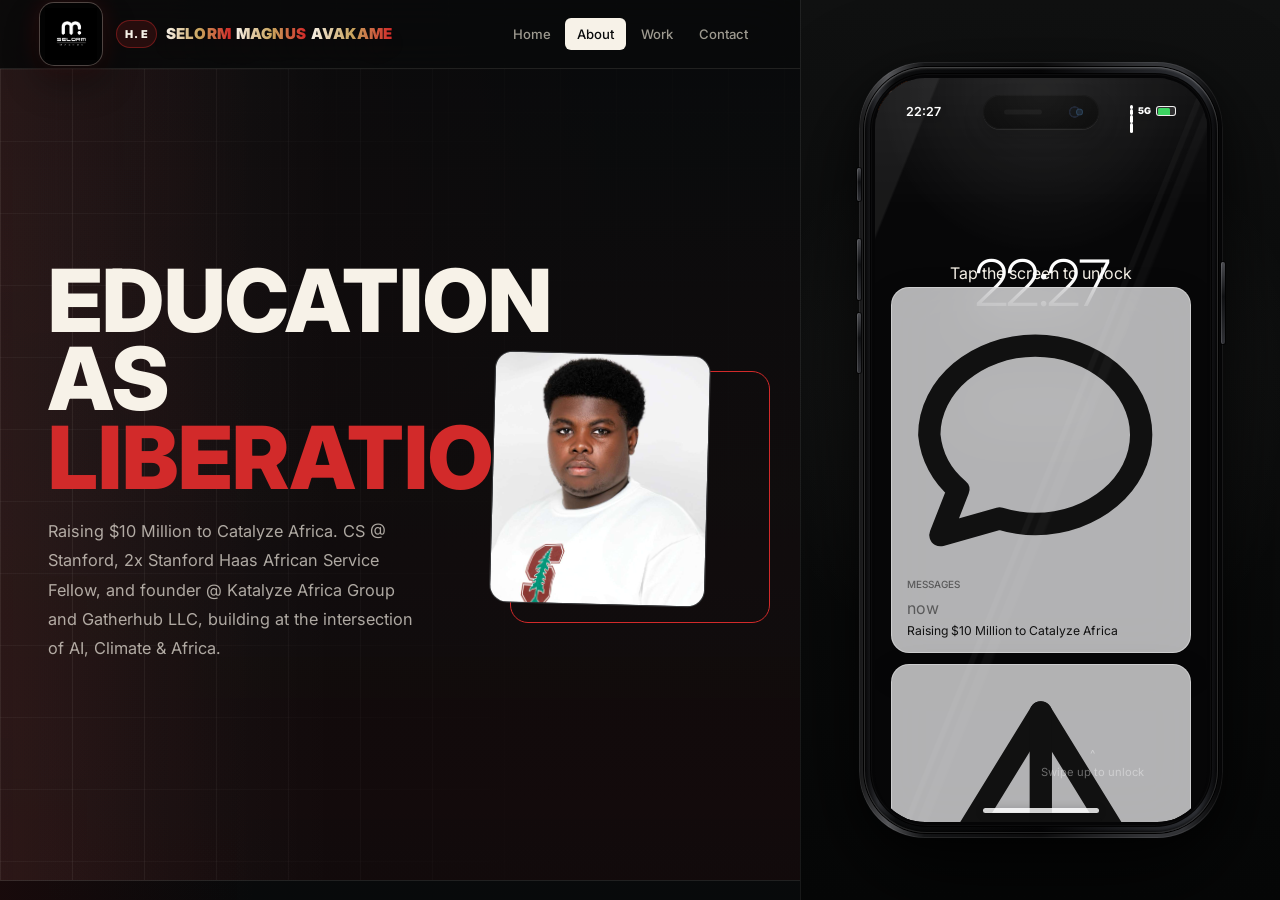
<file: about.html>
<!doctype html>
<html lang="en">
  <head>
    <meta charset="UTF-8" />
    <meta name="viewport" content="width=device-width, initial-scale=1.0" />
    <title>About · H. E SELORM MAGNUS AVAKAME | Stanford CS</title>
    <link rel="preconnect" href="https://fonts.googleapis.com" />
    <link
      href="https://fonts.googleapis.com/css2?family=Lora:ital,wght@0,400;0,500;0,600;1,400;1,500&family=Inter:wght@300;400;500;600;700;800&family=JetBrains+Mono:wght@400;500&display=swap"
      rel="stylesheet"
    />
    <style>
      *,
      *::before,
      *::after {
        box-sizing: border-box;
        margin: 0;
        padding: 0;
      }
      :root {
        --bg: #0b0a0f;
        --bg2: #111018;
        --surface: rgba(255, 255, 255, 0.03);
        --surface2: rgba(255, 255, 255, 0.065);
        --border: rgba(255, 255, 255, 0.07);
        --border2: rgba(255, 255, 255, 0.13);
        --text: #ede9e0;
        --text2: #9e9a90;
        --text3: #5a5750;
        --accent: #8c1515;
        --accent2: #b83a4b;
        --teal: #2bae66;
      }
      html {
        scroll-behavior: smooth;
        scrollbar-width: thin;
      }
      body {
        background: var(--bg);
        color: var(--text);
        font-family: "Inter", sans-serif;
        overflow-x: hidden;
        line-height: 1.6;
      }
      body.light {
        --bg: #f7f4ef;
        --bg2: #ede9e0;
        --surface: rgba(0, 0, 0, 0.03);
        --surface2: rgba(0, 0, 0, 0.055);
        --border: rgba(0, 0, 0, 0.07);
        --border2: rgba(0, 0, 0, 0.13);
        --text: #18160f;
        --text2: #5a5750;
        --text3: #a09890;
      }
      .layout {
        display: grid;
        grid-template-columns: 1fr 480px;
        min-height: 100vh;
      }
      .portfolio-side {
        overflow-y: auto;
        height: 100vh;
      }
      .iphone-side {
        position: sticky;
        top: 0;
        height: 100vh;
        display: flex;
        align-items: center;
        justify-content: center;
        background: radial-gradient(
          ellipse 70% 80% at 60% 40%,
          #1a1535 0%,
          var(--bg) 70%
        );
        border-left: 1px solid var(--border);
        overflow: hidden;
        user-select: none;
        isolation: isolate;
      }

      /* ── NAV ── */
      nav {
        position: sticky;
        top: 0;
        z-index: 100;
        backdrop-filter: blur(24px);
        background: rgba(11, 10, 15, 0.75);
        border-bottom: 1px solid var(--border);
        padding: 0 2.5rem;
      }
      body.light nav {
        background: rgba(247, 244, 239, 0.85);
      }
      .nav-inner {
        display: flex;
        align-items: center;
        justify-content: space-between;
        height: 60px;
        gap: 0.5rem;
      }
      .nav-logo {
        font-family: "Lora", serif;
        font-size: 1.15rem;
        font-weight: 500;
        color: var(--text);
        white-space: nowrap;
        flex-shrink: 0;
      }
      .nav-logo em {
        color: var(--accent);
        font-style: italic;
      }
      .nav-links {
        display: flex;
        gap: 0.15rem;
      }
      .nav-links a {
        color: var(--text2);
        text-decoration: none;
        font-size: 0.82rem;
        font-weight: 500;
        padding: 0.35rem 0.75rem;
        border-radius: 100px;
        transition: all 0.2s;
        white-space: nowrap;
      }
      .nav-links a:hover,
      .nav-links a.active {
        color: var(--text);
        background: var(--surface2);
      }
      .nav-right {
        display: flex;
        gap: 0.5rem;
        align-items: center;
        flex-shrink: 0;
      }
      .theme-btn {
        background: var(--surface);
        border: 1px solid var(--border2);
        color: var(--text2);
        border-radius: 100px;
        padding: 0.35rem 0.9rem;
        cursor: pointer;
        font-size: 0.78rem;
        white-space: nowrap;
      }

      /* Hamburger — never shown */
      .nav-hamburger {
        display: none;
      }
      .nav-drawer {
        display: none;
      }

      .scroll-progress {
        position: fixed;
        top: 0;
        left: 0;
        height: 2px;
        background: var(--accent);
        z-index: 999;
        transition: width 0.1s;
      }
      .hero {
        padding: 5rem 2.75rem 4rem;
        border-bottom: 1px solid var(--border);
      }
      .hero-inner {
        display: grid;
        grid-template-columns: 1fr auto;
        gap: 2.5rem;
        align-items: center;
      }
      .hero-kicker {
        display: inline-flex;
        align-items: center;
        gap: 0.6rem;
        font-family: "JetBrains Mono", monospace;
        font-size: 0.7rem;
        color: var(--accent);
        letter-spacing: 0.14em;
        text-transform: uppercase;
        margin-bottom: 2rem;
      }
      .hero-kicker::before {
        content: "";
        width: 2rem;
        height: 1px;
        background: var(--accent);
      }
      .hero h1 {
        font-family: "Lora", serif;
        font-size: clamp(2.2rem, 4vw, 3.4rem);
        font-weight: 500;
        line-height: 1.12;
        margin-bottom: 1.25rem;
      }
      .hero h1 em {
        font-style: italic;
        color: var(--accent);
      }
      .hero-body {
        color: var(--text2);
        font-size: 0.95rem;
        max-width: 400px;
        line-height: 1.8;
        margin-bottom: 2rem;
      }
      .hero-image-col {
        flex-shrink: 0;
      }
      .profile-img {
        width: 200px;
        height: 200px;
        border-radius: 50%;
        object-fit: cover;
        border: 3px solid var(--accent);
        display: block;
      }
      .btn-primary {
        background: var(--accent);
        color: #fff;
        border: none;
        padding: 0.7rem 1.6rem;
        border-radius: 100px;
        font-size: 0.85rem;
        font-weight: 600;
        cursor: pointer;
        transition: all 0.22s;
      }
      .btn-primary:hover {
        background: var(--accent2);
        transform: translateY(-1px);
      }
      section {
        padding: 4.5rem 2.75rem;
        border-bottom: 1px solid var(--border);
      }
      .section-label {
        font-family: "JetBrains Mono", monospace;
        font-size: 0.68rem;
        color: var(--accent);
        letter-spacing: 0.14em;
        text-transform: uppercase;
        margin-bottom: 0.9rem;
      }
      .section-title {
        font-family: "Lora", serif;
        font-size: clamp(1.6rem, 2.5vw, 2.1rem);
        font-weight: 500;
        margin-bottom: 2.25rem;
      }
      .section-title em {
        font-style: italic;
        color: var(--accent);
      }
      .about-copy-full p {
        color: var(--text2);
        margin-bottom: 1rem;
        line-height: 1.85;
        font-size: 0.95rem;
      }
      .skills-cols {
        display: grid;
        grid-template-columns: 1fr 1fr;
        gap: 1rem;
      }
      .skill-group {
        background: var(--surface);
        border: 1px solid var(--border);
        border-radius: 14px;
        padding: 1.2rem;
      }
      .skill-group-name {
        font-size: 0.68rem;
        font-weight: 600;
        text-transform: uppercase;
        color: var(--text3);
        margin-bottom: 0.8rem;
      }
      .pill {
        background: var(--surface2);
        border: 1px solid var(--border);
        border-radius: 100px;
        padding: 0.25rem 0.7rem;
        font-size: 0.72rem;
        color: var(--text2);
        display: inline-block;
        margin: 0.2rem 0.2rem 0 0;
      }
      .service-row {
        display: grid;
        grid-template-columns: auto 1fr auto;
        gap: 1.25rem;
        padding: 1.2rem;
        background: var(--surface);
        border: 1px solid var(--border);
        border-radius: 14px;
        margin-bottom: 0.75rem;
      }
      .service-row:hover {
        border-color: var(--border2);
        background: var(--surface2);
      }
      .svc-num {
        font-family: "JetBrains Mono", monospace;
        font-size: 0.65rem;
        color: var(--text3);
      }
      .svc-title {
        font-size: 0.9rem;
        font-weight: 500;
        margin-bottom: 0.2rem;
      }
      .svc-desc {
        font-size: 0.78rem;
        color: var(--text2);
        line-height: 1.6;
      }
      footer {
        border-top: 1px solid var(--border);
        padding: 1.5rem 2.75rem;
        display: flex;
        justify-content: space-between;
        align-items: center;
      }
      footer p {
        font-size: 0.72rem;
        color: var(--text3);
      }
      .social-row {
        display: flex;
        gap: 0.4rem;
      }
      .soc {
        width: 32px;
        height: 32px;
        border-radius: 7px;
        background: var(--surface);
        border: 1px solid var(--border);
        display: flex;
        align-items: center;
        justify-content: center;
        color: var(--text2);
        text-decoration: none;
        font-size: 0.7rem;
        font-weight: 600;
      }
      .soc:hover {
        border-color: var(--accent);
        color: var(--accent);
      }

      /* iPhone */
      .iphone-aura {
        position: absolute;
        inset: -30px;
        border-radius: 80px;
        background: radial-gradient(
          ellipse at center,
          rgba(91, 95, 214, 0.12) 0%,
          transparent 65%
        );
        animation: aura 5s ease-in-out infinite alternate;
      }
      @keyframes aura {
        to { opacity: 0.6; }
      }
      .iphone-wrap {
        position: relative;
        width: 320px;
        height: 680px;
        filter: drop-shadow(0 40px 70px rgba(0, 0, 0, 0.75));
        z-index: 1;
      }
      .iphone-frame {
        position: absolute;
        inset: 0;
        border-radius: 52px;
        background: linear-gradient(145deg, #3f3f41 0%, #2c2c2e 35%, #1c1c1e 70%, #2a2a2c 100%);
        box-shadow:
          inset 0 0 0 1px rgba(255, 255, 255, 0.14),
          inset 0 1px 0 rgba(255, 255, 255, 0.22),
          0 0 0 0.5px #000;
      }
      .iphone-screen {
        position: absolute;
        top: 7px; left: 7px; right: 7px; bottom: 7px;
        border-radius: 45px;
        overflow: hidden;
        background: #000;
        isolation: isolate;
        overscroll-behavior: contain;
      }
      .iphone-screen-inner {
        position: absolute;
        inset: 0;
        overflow-y: auto;
        overscroll-behavior: contain;
      }
      .phone-btn-l {
        position: absolute;
        left: -4px;
        background: #2c2c2e;
        width: 4px;
        border-radius: 2px 0 0 2px;
      }
      .phone-btn-r {
        position: absolute;
        right: -4px;
        background: #2c2c2e;
        width: 4px;
        border-radius: 0 2px 2px 0;
      }
      .vol-up { top: 115px; height: 40px; }
      .vol-dn { top: 168px; height: 40px; }
      .mute { top: 92px; height: 28px; }
      .power { top: 150px; height: 62px; }
      .camera-bump {
        position: absolute;
        top: 13px; right: 13px;
        width: 60px; height: 60px;
        background: linear-gradient(145deg, #3a3a3c, #2c2c2e);
        border-radius: 16px;
        border: 1px solid rgba(255, 255, 255, 0.08);
        display: flex;
        align-items: center;
        justify-content: center;
      }
      .cam-lenses {
        display: grid;
        grid-template-columns: 1fr 1fr;
        gap: 3px;
        padding: 4px;
      }
      .cam-lens {
        width: 13px; height: 13px;
        border-radius: 50%;
        background: #1a1a1c;
        border: 1px solid rgba(255, 255, 255, 0.1);
        box-shadow: inset 0 0 5px rgba(91, 95, 214, 0.2);
      }
      .cam-lens.small { width: 9px; height: 9px; background: #111; margin-top: 4px; }
      .cam-flash {
        position: absolute;
        bottom: 10px; right: 10px;
        width: 6px; height: 6px;
        border-radius: 50%;
        background: #c9a96e;
        box-shadow: 0 0 5px rgba(201, 169, 110, 0.5);
      }
      .dynamic-island {
        position: absolute;
        top: 12px; left: 50%;
        transform: translateX(-50%);
        width: 90px; height: 28px;
        background: #000;
        border-radius: 20px;
        z-index: 50;
        transition: all 0.4s cubic-bezier(0.34, 1.56, 0.64, 1);
        cursor: pointer;
      }
      .dynamic-island.expanded { width: 220px; height: 72px; top: 8px; }
      .di-content {
        display: none;
        align-items: center;
        justify-content: space-between;
        padding: 0.45rem 0.85rem;
        height: 100%;
      }
      .dynamic-island.expanded .di-content { display: flex; }
      .di-music { font-size: 0.6rem; color: rgba(255, 255, 255, 0.7); }
      .di-music strong { display: block; color: #fff; font-size: 0.65rem; margin-bottom: 0.1rem; }
      .di-bars { display: flex; gap: 2px; align-items: flex-end; height: 16px; }
      .di-bar { width: 3px; background: #c9a96e; border-radius: 2px; animation: dibar 1s ease-in-out infinite alternate; }
      .di-bar:nth-child(1) { height: 40%; }
      .di-bar:nth-child(2) { animation-delay: 0.2s; height: 60%; }
      .di-bar:nth-child(3) { animation-delay: 0.4s; height: 100%; }
      @keyframes dibar { to { transform: scaleY(1.8); } }
      .di-cover { width: 36px; height: 36px; border-radius: 8px; flex-shrink: 0; display: flex; align-items: center; justify-content: center; font-size: 1.1rem; }
      .status-bar {
        position: absolute;
        top: 0; left: 0; right: 0;
        height: 50px; z-index: 40;
        display: flex; align-items: center; justify-content: space-between;
        padding: 0 1.2rem 0 0.9rem;
      }
      .status-time { font-size: 0.78rem; font-weight: 600; color: #fff; margin-top: 2px; }
      .battery { display: flex; align-items: center; gap: 1px; }
      .battery-body { width: 20px; height: 10px; border: 1.5px solid rgba(255,255,255,0.6); border-radius: 3px; position: relative; overflow: hidden; }
      .battery-fill { position: absolute; top: 1px; left: 1px; bottom: 1px; width: 80%; background: #fff; border-radius: 1px; }
      .battery-tip { width: 2px; height: 5px; background: rgba(255,255,255,0.4); border-radius: 0 1px 1px 0; }
      .scroll-pill {
        position: absolute;
        bottom: 10px; left: 50%;
        transform: translateX(-50%);
        width: 90px; height: 4px;
        background: rgba(255,255,255,0.28);
        border-radius: 3px; z-index: 50; cursor: pointer;
      }
      #lock-screen {
        background: linear-gradient(160deg, #0a0a2e 0%, #1a0a3e 40%, #0d1b3e 100%);
        display: flex; flex-direction: column; align-items: center;
        justify-content: flex-start; padding-top: 60px; cursor: pointer;
      }
      .lock-bg-orb {
        position: absolute; width: 200px; height: 200px; border-radius: 50%;
        background: radial-gradient(circle, rgba(91,95,214,0.28) 0%, transparent 70%);
        top: 28%; left: 50%; transform: translateX(-50%); pointer-events: none;
      }
      .lock-time { font-size: 4rem; font-weight: 200; color: #fff; letter-spacing: -0.04em; line-height: 1; margin-bottom: 0.3rem; position: relative; z-index: 1; font-family: "Lora", serif; }
      .lock-date { font-size: 0.82rem; color: rgba(255,255,255,0.65); position: relative; z-index: 1; margin-bottom: 2rem; }
      .lock-notif {
        background: rgba(255,255,255,0.11); backdrop-filter: blur(20px);
        border: 1px solid rgba(255,255,255,0.14); border-radius: 16px;
        padding: 0.85rem 0.95rem; margin: 0 1rem 0.7rem;
        width: calc(100% - 2rem); position: relative; z-index: 1;
      }
      .notif-app { font-size: 0.62rem; color: rgba(255,255,255,0.55); margin-bottom: 0.22rem; font-weight: 500; }
      .notif-text { font-size: 0.76rem; color: rgba(255,255,255,0.88); line-height: 1.4; }
      .faceid-ring {
        width: 46px; height: 46px; border-radius: 50%;
        border: 2px solid rgba(255,255,255,0.28);
        display: flex; align-items: center; justify-content: center;
        margin: 0 auto 1.4rem; animation: faceid 3s ease-in-out infinite;
        position: relative; z-index: 1;
      }
      @keyframes faceid {
        0%, 100% { border-color: rgba(255,255,255,0.2); box-shadow: none; }
        50% { border-color: rgba(201,169,110,0.8); box-shadow: 0 0 16px rgba(201,169,110,0.35); }
      }
      .swipe-hint { position: absolute; bottom: 2.5rem; left: 50%; transform: translateX(-50%); text-align: center; color: rgba(255,255,255,0.38); font-size: 0.7rem; z-index: 1; pointer-events: none; }
      .swipe-arrow { display: block; animation: swipeup 2s ease-in-out infinite; }
      @keyframes swipeup {
        0%, 100% { transform: translateY(0); opacity: 0.38; }
        50% { transform: translateY(-9px); opacity: 0.8; }
      }
      #home-screen {
        background: linear-gradient(160deg, #0d0d2e 0%, #1a0d3d 50%, #0a1528 100%);
        display: none; flex-direction: column; overflow: hidden;
      }
      .home-wallpaper-orb { position: absolute; width: 260px; height: 260px; border-radius: 50%; background: radial-gradient(circle, rgba(79,70,229,0.22) 0%, transparent 70%); top: 13%; left: 50%; transform: translateX(-50%); pointer-events: none; }
      .home-wallpaper-orb2 { position: absolute; width: 150px; height: 150px; border-radius: 50%; background: radial-gradient(circle, rgba(44,196,168,0.13) 0%, transparent 70%); bottom: 22%; right: 8%; pointer-events: none; }
      .home-grid { padding: 54px 14px 8px; display: grid; grid-template-columns: repeat(4, 1fr); gap: 11px; flex: 1; position: relative; z-index: 5; align-content: start; }
      .app-icon { display: flex; flex-direction: column; align-items: center; gap: 5px; cursor: pointer; transition: transform 0.15s; -webkit-tap-highlight-color: transparent; user-select: none; }
      .app-icon:active { transform: scale(0.86); }
      .app-icon-img { width: 48px; height: 48px; border-radius: 12px; display: flex; align-items: center; justify-content: center; box-shadow: 0 4px 14px rgba(0,0,0,0.45); position: relative; overflow: hidden; }
      .app-label { font-size: 0.58rem; color: rgba(255,255,255,0.83); font-weight: 500; text-align: center; text-shadow: 0 1px 3px rgba(0,0,0,0.6); }
      .dock { position: absolute; bottom: 16px; left: 14px; right: 14px; background: rgba(255,255,255,0.11); backdrop-filter: blur(22px); border: 1px solid rgba(255,255,255,0.14); border-radius: 20px; padding: 11px; display: grid; grid-template-columns: repeat(4, 1fr); gap: 8px; z-index: 10; }
      .widget-row { padding: 0 14px 12px; display: flex; gap: 9px; position: relative; z-index: 5; }
      .widget { background: rgba(255,255,255,0.09); backdrop-filter: blur(15px); border: 1px solid rgba(255,255,255,0.09); border-radius: 14px; flex: 1; padding: 0.6rem; overflow: hidden; }
      .widget-title { font-size: 0.54rem; color: rgba(255,255,255,0.48); text-transform: uppercase; letter-spacing: 0.08em; margin-bottom: 0.25rem; }
      .widget-val { font-size: 1.2rem; font-weight: 700; color: #fff; }
      #app-screen { position: absolute; inset: 0; background: #f2f2f7; display: none; flex-direction: column; z-index: 70; border-radius: 45px; overflow: hidden; opacity: 0; transform: scale(0.85); transition: all 0.35s cubic-bezier(0.34, 1.56, 0.64, 1); }
      #app-screen.visible { display: flex; opacity: 1; transform: scale(1); }
      .app-header { padding: 52px 0.95rem 0.95rem; display: flex; align-items: center; justify-content: space-between; flex-shrink: 0; }
      .app-header-title { font-size: 0.95rem; font-weight: 700; color: #fff; }
      .app-close { background: rgba(255,255,255,0.2); border: none; color: #fff; width: 28px; height: 28px; border-radius: 50%; display: flex; align-items: center; justify-content: center; cursor: pointer; font-size: 0.9rem; }
      .app-body { flex: 1; overflow-y: scroll; -webkit-overflow-scrolling: touch; padding: 0.85rem; background: #f2f2f7; overscroll-behavior: contain; }
      .app-body::-webkit-scrollbar { width: 0; }
      #control-center { position: absolute; inset: 0; background: rgba(0,0,0,0.5); backdrop-filter: blur(32px); z-index: 60; display: none; padding: 58px 11px 18px; flex-direction: column; gap: 9px; }
      #control-center.visible { display: flex; }
      .cc-row { display: grid; grid-template-columns: 1fr 1fr; gap: 9px; }
      .cc-tile { background: rgba(255,255,255,0.14); border-radius: 14px; padding: 0.8rem; display: flex; align-items: center; gap: 0.55rem; cursor: pointer; }
      .cc-tile.wide { grid-column: span 2; }
      .cc-tile-label { font-size: 0.7rem; color: #fff; font-weight: 500; }
      .cc-close { align-self: center; background: rgba(255,255,255,0.14); border: none; color: #fff; width: 36px; height: 36px; border-radius: 50%; font-size: 0.9rem; cursor: pointer; margin-top: auto; }

      /* ── RESPONSIVE ── */
      @media (max-width: 960px) {
        .layout { grid-template-columns: 1fr; }
        .iphone-side { display: none; }
        .hero-inner { grid-template-columns: 1fr; text-align: center; }
        .hero-image-col { display: flex; justify-content: center; }
        .profile-img { width: 150px; height: 150px; }
        .hero-body { max-width: 100%; }
        .hero h1 { font-size: clamp(1.9rem, 6vw, 2.8rem); }
        section { padding: 3rem 1.5rem; }
        .hero { padding: 3.5rem 1.5rem 3rem; }
        nav { padding: 0 1.5rem; }
        footer { padding: 1.5rem; }
      }

      @media (max-width: 640px) {
        nav { padding: 0 1rem; }
        .nav-logo { font-size: 0.95rem; }
        .nav-links a { font-size: 0.75rem; padding: 0.3rem 0.55rem; }
        .theme-btn { padding: 0.3rem 0.65rem; font-size: 0.73rem; }
        .skills-cols { grid-template-columns: 1fr; }
      }

      @media (max-width: 400px) {
        .nav-links a { font-size: 0.7rem; padding: 0.28rem 0.45rem; }
        .theme-btn { display: none; }
      }
    </style>
    <link rel="icon" href="images/logo.jpeg" type="image/jpeg" />
    <link rel="stylesheet" href="css/explosive.css" />
    <link rel="stylesheet" href="css/studio.css?v=iphone-polish9" />
  </head>
  <body>
    <div class="scroll-progress" id="scrollProgress"></div>

    <div class="layout">
      <div class="portfolio-side" id="portfolioSide">
        <nav>
          <div class="nav-inner">
            <div class="nav-logo">
              <span class="brand-logo" aria-hidden="true">
                <img class="brand-logo-img" data-asset="logo" src="images/logo.jpeg" alt="" onerror="this.hidden=true;this.nextElementSibling.hidden=false" />
                <span class="brand-logo-fallback" hidden>SM</span>
              </span>
              H. E <em>SELORM MAGNUS AVAKAME</em>
            </div>
            <div class="nav-links">
              <a href="index.html">Home</a>
              <a href="about.html" class="active">About</a>
              <a href="work.html">Work</a>
              <a href="contact.html">Contact</a>
            </div>
          </div>
        </nav>

        <section class="hero" id="hero">
          <div class="hero-inner">
            <div class="hero-text">
              <!-- <div class="hero-kicker">Personal Story</div> -->
              <h1>Education as <em>liberation.</em></h1>
              <p class="hero-body">
                Raising $10 Million to Catalyze Africa. CS @ Stanford, 2x
                Stanford Haas African Service Fellow, and founder @ Katalyze
                Africa Group and Gatherhub LLC, building at the intersection of
                AI, Climate & Africa.
              </p>
            </div>
            <div class="hero-image-col">
              <img
                class="profile-img profile-image profile-photo"
                data-asset="portrait"
                src="images/selorm.jpeg"
                alt="H. E SELORM MAGNUS AVAKAME"
                onerror="this.hidden=true;this.nextElementSibling.hidden=false"
              />
              <div
                class="profile-img profile-image profile-mark"
                role="img"
                aria-label="H. E SELORM MAGNUS AVAKAME"
                hidden
              >
                SM
              </div>
            </div>
          </div>
        </section>

        <section id="full-bio">
          <div class="section-label">Extended Bio</div>
          <h2 class="section-title">
            From Accra to Stanford,<br /><em>building with purpose.</em>
          </h2>
          <div class="about-copy-full">
            <p>
              I am a sophomore studying Computer Science (AI track) at Stanford
              University, with additional study for a minor in Earth Systems. I
              came to Stanford as an international student from Accra, Ghana, on
              a full ride for a
              <strong>$400,000 Leland Scholarship</strong> covering meals,
              tuition, room, and board.
            </p>
            <p>
              My long-term goal is to launch a climate tech startup at the
              intersection of AI, machine learning, and human-computer
              interaction, while building an accelerator for African startups.
              The work I am most proud of so far sits at the meeting point of
              software and social impact: a published iOS app shipped to
              thousands of users, a Flutter safety app that won a national
              hackathon, and earlier work upcycling plastic waste into school
              furniture in Ghana.
            </p>
            <p>
              I think of education as liberation and self-discovery. My journey
              from a limited set of high school options in Ghana, through
              PRESEC's General Arts track, to Stanford's open curriculum mirrors
              what Plato describes in the Allegory of the Cave. That framing
              shapes how I talk about my own path and how I think about the kind
              of access I want my future work to create for others.
            </p>
            <p>
              When I'm not coding, you'll find me deeply embedded in Football
              Twitter culture (which became the subject of my PWR 2 paper),
              learning to swim at Stanford, or exploring Japanese, American, and
              Indian/Pakistani cuisine around the Bay Area. My partner is based
              at Kenyatta University in Nairobi, and I split my time between
              Ujamaa House and Accra during breaks.
            </p>
          </div>
        </section>

        <section id="philosophy">
          <div class="section-label">My Philosophy</div>
          <h2 class="section-title">What drives me.</h2>
          <div class="service-row">
            <span class="svc-num">01</span>
            <div>
              <div class="svc-title">Education as Liberation</div>
              <div class="svc-desc">
                I believe access to quality education is the most powerful lever
                for changing lives and communities. The Leland Scholarship made
                Stanford possible for me — I want to build similar pathways for
                others.
              </div>
            </div>
          </div>
          <div class="service-row">
            <span class="svc-num">02</span>
            <div>
              <div class="svc-title">AI for Climate & Africa</div>
              <div class="svc-desc">
                Technology should serve the places and people who need it most —
                not just the wealthiest markets. My AI/ML building focus
                on adapting AI to smallholder agriculture and climate
                resilience.
              </div>
            </div>
          </div>
          <div class="service-row">
            <span class="svc-num">03</span>
            <div>
              <div class="svc-title">Building in Public</div>
              <div class="svc-desc">
                I share what I learn so others can follow. Open source, open
                notes, open doors. The projects I build are documented, the
                work I do is shared, and the accelerator I'm building is
                designed to be replicated.
              </div>
            </div>
          </div>
        </section>

        <section id="interests">
          <div class="section-label">Beyond the Classroom</div>
          <h2 class="section-title">What I do for <em>fun.</em></h2>
          <div class="skills-cols">
            <div class="skill-group">
              <div class="skill-group-name">Football (Soccer)</div>
              <div class="skill-pills">
                <span class="pill">Massive fan</span
                ><span class="pill">Football Twitter</span
                ><span class="pill">PWR paper subject</span>
              </div>
            </div>
            <div class="skill-group">
              <div class="skill-group-name">Creative</div>
              <div class="skill-pills">
                <span class="pill">Photography</span
                ><span class="pill">Drawing</span
                ><span class="pill">Swimming (learning!)</span>
              </div>
            </div>
            <div class="skill-group">
              <div class="skill-group-name">Food</div>
              <div class="skill-pills">
                <span class="pill">Japanese sushi</span
                ><span class="pill">American burgers</span
                ><span class="pill">Indian/Pakistani</span>
              </div>
            </div>
            <div class="skill-group">
              <div class="skill-group-name">Community</div>
              <div class="skill-pills">
                <span class="pill">Partner at Kenyatta University</span
                ><span class="pill">Ujamaa House resident (2025–2027)</span>
              </div>
            </div>
          </div>
        </section>

        <footer>
          <p>© 2025 H. E SELORM MAGNUS AVAKAME — Stanford, CA</p>
          <div class="social-row">
            <a href="https://github.com/smagnusavakame" class="soc" target="_blank" rel="noreferrer">GH</a>
            <a href="https://www.linkedin.com/in/selavamag/?isSelfProfile=false" class="soc" target="_blank" rel="noreferrer">LI</a>
            <a href="mailto:smagnus1@stanford.edu" class="soc">EM</a>
          </div>
        </footer>
      </div>

      <div class="iphone-side">
        <div class="iphone-aura"></div>
        <div class="iphone-wrap">
          <div class="phone-btn-l mute"></div>
          <div class="phone-btn-l vol-up"></div>
          <div class="phone-btn-l vol-dn"></div>
          <div class="phone-btn-r power"></div>
          <div class="iphone-frame">
            <div class="camera-bump">
              <div class="cam-lenses">
                <div class="cam-lens"></div>
                <div class="cam-lens"></div>
                <div class="cam-lens small"></div>
              </div>
              <div class="cam-flash"></div>
            </div>
          </div>
          <div class="iphone-screen" id="iphoneScreen">
            <div class="dynamic-island" id="dynamicIsland">
              <div class="di-content">
                <div class="di-cover" style="background: #8c1515">🎵</div>
                <div class="di-music">
                  <strong id="diTitle">Afrobeats Mix</strong
                  ><span id="diSub">Now Playing</span>
                </div>
                <div class="di-bars">
                  <div class="di-bar"></div>
                  <div class="di-bar"></div>
                  <div class="di-bar"></div>
                </div>
              </div>
            </div>
            <div class="status-bar">
              <div class="status-time" id="statusTime">9:41</div>
              <div class="battery">
                <div class="battery-body"><div class="battery-fill"></div></div>
                <div class="battery-tip"></div>
              </div>
            </div>
            <div class="scroll-pill" id="scrollPill" onclick="goHome()"></div>
            <div id="control-center">
              <div class="cc-row">
                <div class="cc-tile" onclick="ccToggle(this)">
                  <div class="cc-tile-label">Wi-Fi</div>
                </div>
                <div class="cc-tile" onclick="ccToggle(this)">
                  <div class="cc-tile-label">Bluetooth</div>
                </div>
              </div>
              <div class="cc-row">
                <div class="cc-tile wide" style="flex-direction:column;align-items:flex-start;gap:0.4rem">
                  <div class="cc-tile-label">Brightness</div>
                  <input type="range" class="cc-slider" value="70" />
                </div>
              </div>
              <button class="cc-close" onclick="closeCC()">✕</button>
            </div>
            <div class="iphone-screen-inner" id="lock-screen">
              <div class="lock-bg-orb"></div>
              <div class="lock-time" id="lockTime">9:41</div>
              <div class="lock-date" id="lockDate">Stanford · June 2026</div>
              <div class="faceid-ring">👤</div>
              <div class="lock-notif">
                <div class="notif-app">Portfolio</div>
                <div class="notif-text">H. E SELORM MAGNUS AVAKAME is open for AI/ML collaborations</div>
              </div>
              <div class="lock-notif">
                <div class="notif-app">Katalyze Africa</div>
                <div class="notif-text">New chapter application received from Nairobi</div>
              </div>
              <div class="swipe-hint">
                <span class="swipe-arrow">↑</span>Swipe up to unlock
              </div>
            </div>
            <div class="iphone-screen-inner" id="home-screen">
              <div class="home-wallpaper-orb"></div>
              <div class="home-wallpaper-orb2"></div>
              <div class="home-grid" id="homeGrid"></div>
              <div class="widget-row">
                <div class="widget">
                  <div class="widget-title">GPA</div>
                  <div class="widget-val">3.94</div>
                </div>
                <div class="widget">
                  <div class="widget-title">Apps</div>
                  <div class="widget-val">1k+</div>
                </div>
                <div class="widget">
                  <div class="widget-title">Countries</div>
                  <div class="widget-val">8+</div>
                </div>
              </div>
              <div class="dock" id="dock"></div>
            </div>
            <div class="iphone-screen-inner" id="app-screen">
              <div class="app-header" id="appHeader">
                <div class="app-header-title" id="appTitle">App</div>
                <button class="app-close" onclick="closeApp()">✕</button>
              </div>
              <div class="app-body" id="appBody"></div>
            </div>
          </div>
        </div>
      </div>
    </div>

    <script>
      let unlocked = false, currentApp = null;

      function updateClock() {
        const n = new Date(),
          h = n.getHours().toString().padStart(2, "0"),
          m = n.getMinutes().toString().padStart(2, "0"),
          t = h + ":" + m;
        if (document.getElementById("statusTime"))
          document.getElementById("statusTime").textContent = t;
        if (document.getElementById("lockTime"))
          document.getElementById("lockTime").textContent = t;
        const days = ["Sunday","Monday","Tuesday","Wednesday","Thursday","Friday","Saturday"],
          months = ["January","February","March","April","May","June","July","August","September","October","November","December"];
        if (document.getElementById("lockDate"))
          document.getElementById("lockDate").textContent =
            days[n.getDay()] + ", " + months[n.getMonth()] + " " + n.getDate();
      }
      updateClock();
      setInterval(updateClock, 30000);

      function toggleTheme() { document.body.classList.toggle("light"); }

      const ps = document.getElementById("portfolioSide"),
        sp = document.getElementById("scrollProgress");
      ps.addEventListener("scroll", function () {
        const pct = (ps.scrollTop / (ps.scrollHeight - ps.clientHeight)) * 100;
        sp.style.width = pct + "%";
      });

      const lockDiv = document.getElementById("lock-screen"),
        homeDiv = document.getElementById("home-screen");

      function unlock() {
        if (unlocked) return;
        unlocked = true;
        lockDiv.style.transition = "transform .4s ease,opacity .4s";
        lockDiv.style.transform = "translateY(-100%)";
        lockDiv.style.opacity = "0";
        setTimeout(() => {
          lockDiv.style.display = "none";
          homeDiv.style.display = "flex";
          homeDiv.style.opacity = "1";
          renderHomeScreen();
        }, 380);
      }
      lockDiv.addEventListener("click", unlock);

      function goHome() {
        const appScr = document.getElementById("app-screen");
        if (appScr.classList.contains("visible")) { closeApp(); return; }
        if (document.getElementById("control-center").classList.contains("visible")) closeCC();
      }
      function closeCC() { document.getElementById("control-center").classList.remove("visible"); }
      function ccToggle(el) { el.style.background = el.style.background ? "" : "rgba(255,255,255,0.28)"; }
      function closeApp() { document.getElementById("app-screen").classList.remove("visible"); currentApp = null; }
      function openApp(name) {
        if (!unlocked) unlock();
        currentApp = name;
        const titles = { portfolio: "About Magnus", projects: "Projects", skills: "Skills", resume: "Resume", contact: "Contact", music: "Music" };
        document.getElementById("appTitle").textContent = titles[name] || name;
        document.getElementById("appHeader").style.background = "linear-gradient(135deg,#8C1515,#b83a3a)";
        let html = "";
        if (name === "portfolio")
          html = `<div style="background:#8C1515;padding:1rem;border-radius:12px;color:#fff;margin-bottom:.7rem"><div style="font-size:1rem;font-weight:700">H. E SELORM MAGNUS AVAKAME</div><div>Raising $10 Million to Catalyze Africa</div></div><div style="padding:.5rem 0;color:#333;font-size:.82rem;line-height:1.7">CS @ Stanford. 2x Stanford Haas African Service Fellow. Founder @ Katalyze Africa Group and Gatherhub LLC. Building at the intersection of AI, Climate & Africa.</div>`;
        else if (name === "projects")
          html = `<div style="background:#fff;border-radius:12px;margin-bottom:.7rem;padding:.8rem"><div style="font-weight:600">Drop It Off — iOS App</div><div style="font-size:.75rem;color:#666">4.8★ · 1K+ downloads · Swift + Firebase</div></div><div style="background:#fff;border-radius:12px;margin-bottom:.7rem;padding:.8rem"><div style="font-weight:600">CS124 AI Booking Agent</div><div style="font-size:.75rem;color:#666">Python · DSPy · ReAct pattern</div></div>`;
        else if (name === "resume")
          html = `<div style="background:#fff;border-radius:12px;padding:1rem"><div style="font-weight:700">H. E SELORM MAGNUS AVAKAME</div><div>Stanford CS · Class of 2028</div><div style="font-size:.7rem;color:#8e8e93;margin-top:.5rem">Leland Scholar · 2x African Service Fellow</div><button onclick="window.downloadResume ? downloadResume() : showToast('resume','Resume','Download started','Resume')" style="margin-top:1rem;width:100%;background:#8C1515;padding:.6rem;border-radius:8px;border:none;color:#fff;font-weight:600;cursor:pointer">Download Resume PDF</button></div>`;
        else html = '<div style="padding:1rem;color:#8e8e93;text-align:center">Coming soon</div>';
        document.getElementById("appBody").innerHTML = html;
        document.getElementById("app-screen").classList.add("visible");
      }

      function renderHomeScreen() {
        const grid = document.getElementById("homeGrid"), dock = document.getElementById("dock");
        const apps = [
          { name: "portfolio", label: "About", icon: "🏠" },
          { name: "projects", label: "Projects", icon: "🚀" },
          { name: "skills", label: "Skills", icon: "⚡" },
          { name: "resume", label: "Resume", icon: "📄" },
          { name: "contact", label: "Contact", icon: "✉️" },
          { name: "music", label: "Music", icon: "🎵" },
        ];
        if (grid)
          grid.innerHTML = apps.map(a => `<div class="app-icon" onclick="openApp('${a.name}')"><div class="app-icon-img" style="background:linear-gradient(135deg,#8C1515,#b83a3a)">${a.icon}</div><div class="app-label">${a.label}</div></div>`).join("");
        if (dock)
          dock.innerHTML = apps.slice(0, 4).map(a => `<div class="app-icon" onclick="openApp('${a.name}')"><div class="app-icon-img" style="background:linear-gradient(135deg,#8C1515,#b83a3a)">${a.icon}</div></div>`).join("");
      }

      window.openApp = openApp;
      window.closeApp = closeApp;
      window.goHome = goHome;
      window.toggleTheme = toggleTheme;
      renderHomeScreen();
    </script>
    <script src="js/iphone-polish.js?v=iphone-polish9"></script>
  </body>
</html>
</file>
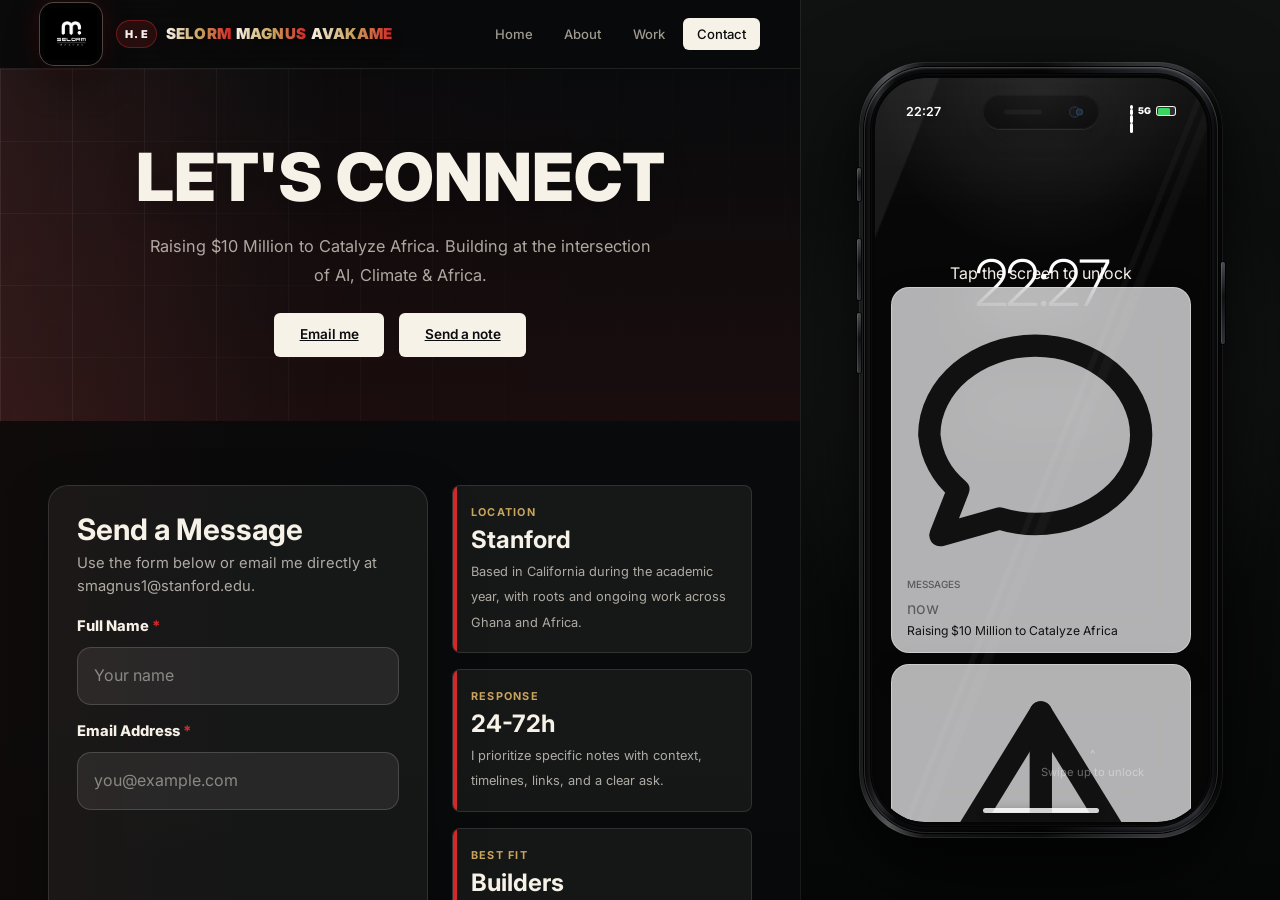
<file: contact.html>
<!doctype html>
<html lang="en">
  <head>
    <meta charset="UTF-8" />
    <meta name="viewport" content="width=device-width, initial-scale=1.0" />
    <title>Contact | H. E SELORM MAGNUS AVAKAME - Stanford CS</title>
    <link rel="preconnect" href="https://fonts.googleapis.com" />
    <link
      href="https://fonts.googleapis.com/css2?family=Lora:ital,wght@0,400;0,500;0,600;1,400;1,500&family=Inter:wght@300;400;500;600&family=JetBrains+Mono:wght@400;500&display=swap"
      rel="stylesheet"
    />
    <style>
      *,
      *::before,
      *::after {
        box-sizing: border-box;
        margin: 0;
        padding: 0;
      }
      :root {
        --bg: #0b0a0f;
        --bg2: #111018;
        --bg3: #18162080;
        --surface: rgba(255, 255, 255, 0.03);
        --surface2: rgba(255, 255, 255, 0.065);
        --border: rgba(255, 255, 255, 0.07);
        --border2: rgba(255, 255, 255, 0.13);
        --text: #ede9e0;
        --text2: #9e9a90;
        --text3: #5a5750;
        --accent: #8c1515;
        --accent2: #b83a4b;
        --indigo: #8c1515;
        --teal: #4d4f53;
        --r: 0.75rem;
      }
      html {
        scroll-behavior: smooth;
        scrollbar-width: thin;
        scrollbar-color: var(--text3) var(--bg2);
      }
      body {
        background: var(--bg);
        color: var(--text);
        font-family: "Inter", sans-serif;
        overflow-x: hidden;
        line-height: 1.6;
        font-size: 16px;
      }
      body.light {
        --bg: #f7f4ef;
        --bg2: #ede9e0;
        --bg3: #e5e0d5;
        --surface: rgba(0, 0, 0, 0.03);
        --surface2: rgba(0, 0, 0, 0.055);
        --border: rgba(0, 0, 0, 0.07);
        --border2: rgba(0, 0, 0, 0.13);
        --text: #18160f;
        --text2: #5a5750;
        --text3: #a09890;
      }
      .layout {
        display: grid;
        grid-template-columns: 1fr 480px;
        min-height: 100vh;
      }
      .portfolio-side {
        overflow-y: auto;
        height: 100vh;
      }
      .iphone-side {
        position: sticky;
        top: 0;
        height: 100vh;
        display: flex;
        align-items: center;
        justify-content: center;
        background: radial-gradient(
          ellipse 70% 80% at 60% 40%,
          #1a1535 0%,
          var(--bg) 70%
        );
        border-left: 1px solid var(--border);
        overflow: hidden;
        user-select: none;
        isolation: isolate;
      }

      /* ── NAV ── */
      nav {
        position: sticky;
        top: 0;
        z-index: 100;
        backdrop-filter: blur(24px);
        background: rgba(11, 10, 15, 0.75);
        border-bottom: 1px solid var(--border);
        padding: 0 2.5rem;
      }
      body.light nav {
        background: rgba(247, 244, 239, 0.85);
      }
      .nav-inner {
        display: flex;
        align-items: center;
        justify-content: space-between;
        height: 60px;
        gap: 0.5rem;
      }
      .nav-logo {
        font-family: "Lora", serif;
        font-size: 1.15rem;
        font-weight: 500;
        letter-spacing: 0.01em;
        color: var(--text);
        white-space: nowrap;
        flex-shrink: 0;
      }
      .nav-logo em {
        color: var(--accent);
        font-style: italic;
      }
      .nav-links {
        display: flex;
        gap: 0.25rem;
        align-items: center;
      }
      .nav-links a {
        color: var(--text2);
        text-decoration: none;
        font-size: 0.82rem;
        font-weight: 500;
        padding: 0.35rem 0.85rem;
        border-radius: 100px;
        transition: all 0.2s;
        cursor: pointer;
        letter-spacing: 0.01em;
        white-space: nowrap;
      }
      .nav-links a:hover,
      .nav-links a.active {
        color: var(--text);
        background: var(--surface2);
      }
      .nav-right {
        display: flex;
        gap: 0.5rem;
        align-items: center;
        flex-shrink: 0;
      }
      .theme-btn {
        background: var(--surface);
        border: 1px solid var(--border2);
        color: var(--text2);
        border-radius: 100px;
        padding: 0.35rem 0.9rem;
        cursor: pointer;
        font-size: 0.78rem;
        transition: all 0.2s;
        white-space: nowrap;
      }
      .theme-btn:hover {
        color: var(--text);
      }

      /* Hamburger — hidden on all sizes now */
      .nav-hamburger {
        display: none;
      }

      /* Slide-down drawer — kept in DOM but never shown */
      .nav-drawer {
        display: none;
      }

      .scroll-progress {
        position: fixed;
        top: 0;
        left: 0;
        height: 2px;
        background: var(--accent);
        z-index: 999;
        transition: width 0.1s;
        pointer-events: none;
      }
      .hero {
        padding: 5rem 2.75rem 4rem;
        position: relative;
        overflow: hidden;
        border-bottom: 1px solid var(--border);
      }
      .hero-inner {
        display: grid;
        grid-template-columns: 1fr auto;
        gap: 2.5rem;
        align-items: center;
      }
      .hero-kicker {
        display: inline-flex;
        align-items: center;
        gap: 0.6rem;
        font-family: "JetBrains Mono", monospace;
        font-size: 0.7rem;
        color: var(--accent);
        letter-spacing: 0.14em;
        text-transform: uppercase;
        margin-bottom: 2rem;
      }
      .hero-kicker::before {
        content: "";
        width: 2rem;
        height: 1px;
        background: var(--accent);
      }
      .hero h1 {
        font-family: "Lora", serif;
        font-size: clamp(2.2rem, 4vw, 3.4rem);
        font-weight: 500;
        line-height: 1.12;
        letter-spacing: -0.02em;
        margin-bottom: 1.25rem;
        color: var(--text);
      }
      .hero h1 em {
        font-style: italic;
        color: var(--accent);
      }
      .hero-body {
        color: var(--text2);
        font-size: 0.95rem;
        max-width: 400px;
        line-height: 1.8;
        margin-bottom: 2rem;
      }
      .hero-cta {
        display: flex;
        gap: 0.9rem;
        flex-wrap: wrap;
        align-items: center;
      }
      .btn-primary {
        background: var(--accent);
        color: #fff;
        border: none;
        padding: 0.7rem 1.6rem;
        border-radius: 100px;
        font-size: 0.85rem;
        font-weight: 600;
        cursor: pointer;
        transition: all 0.22s;
      }
      .btn-primary:hover {
        background: var(--accent2);
        transform: translateY(-1px);
      }
      section {
        padding: 4.5rem 2.75rem;
        border-bottom: 1px solid var(--border);
      }
      .section-label {
        font-family: "JetBrains Mono", monospace;
        font-size: 0.68rem;
        color: var(--accent);
        letter-spacing: 0.14em;
        text-transform: uppercase;
        margin-bottom: 0.9rem;
      }
      .section-title {
        font-family: "Lora", serif;
        font-size: clamp(1.6rem, 2.5vw, 2.1rem);
        font-weight: 500;
        letter-spacing: -0.02em;
        margin-bottom: 2.25rem;
        color: var(--text);
        line-height: 1.25;
      }
      .section-title em {
        font-style: italic;
        color: var(--accent);
      }

      /* Experience */
      .exp-list {
        display: grid;
        gap: 0;
      }
      .exp-item {
        display: grid;
        grid-template-columns: 120px 1fr;
        gap: 1.5rem;
        padding: 1.5rem 0;
        border-bottom: 1px solid var(--border);
      }
      .exp-item:last-child {
        border-bottom: none;
      }
      .exp-period {
        font-family: "JetBrains Mono", monospace;
        font-size: 0.68rem;
        color: var(--text3);
        padding-top: 0.15rem;
        line-height: 1.6;
      }
      .exp-role {
        font-size: 0.94rem;
        font-weight: 500;
        color: var(--text);
        margin-bottom: 0.2rem;
      }
      .exp-company {
        font-size: 0.8rem;
        color: var(--accent);
        margin-bottom: 0.55rem;
      }
      .exp-desc {
        font-size: 0.82rem;
        color: var(--text2);
        line-height: 1.7;
      }

      /* Projects */
      .projects-list {
        display: grid;
        gap: 1rem;
      }
      .project-card {
        background: var(--surface);
        border: 1px solid var(--border);
        border-radius: 16px;
        padding: 1.6rem;
        cursor: pointer;
        transition: all 0.22s;
        display: grid;
        grid-template-columns: 1fr auto;
        gap: 0.75rem;
      }
      .project-card:hover {
        border-color: var(--border2);
        transform: translateY(-2px);
        background: var(--surface2);
      }
      .project-type {
        font-family: "JetBrains Mono", monospace;
        font-size: 0.67rem;
        color: var(--accent);
        background: rgba(140, 21, 21, 0.1);
        border: 1px solid rgba(140, 21, 21, 0.18);
        border-radius: 100px;
        padding: 0.22rem 0.65rem;
        white-space: nowrap;
        align-self: start;
      }
      .project-name {
        font-family: "Lora", serif;
        font-size: 1.05rem;
        font-weight: 500;
        color: var(--text);
        margin-bottom: 0.45rem;
      }
      .project-desc {
        font-size: 0.84rem;
        color: var(--text2);
        line-height: 1.7;
        margin-bottom: 0.85rem;
      }
      .project-tags {
        display: flex;
        flex-wrap: wrap;
        gap: 0.4rem;
      }
      .tag {
        font-size: 0.7rem;
        color: var(--text3);
        background: var(--bg3);
        border: 1px solid var(--border);
        border-radius: 4px;
        padding: 0.18rem 0.55rem;
      }

      /* Skills */
      .skills-cols {
        display: grid;
        grid-template-columns: 1fr 1fr;
        gap: 1.1rem;
      }
      .skill-group {
        background: var(--surface);
        border: 1px solid var(--border);
        border-radius: 14px;
        padding: 1.3rem;
      }
      .skill-group-name {
        font-size: 0.68rem;
        font-weight: 600;
        text-transform: uppercase;
        letter-spacing: 0.1em;
        color: var(--text3);
        margin-bottom: 0.9rem;
      }
      .skill-pills {
        display: flex;
        flex-wrap: wrap;
        gap: 0.4rem;
      }
      .pill {
        background: var(--surface2);
        border: 1px solid var(--border);
        border-radius: 100px;
        padding: 0.28rem 0.75rem;
        font-size: 0.76rem;
        color: var(--text2);
        transition: all 0.18s;
        cursor: default;
      }
      .pill:hover {
        border-color: var(--accent);
        color: var(--accent);
      }

      /* Contact */
      .contact-hero-grid {
        display: grid;
        grid-template-columns: minmax(0, 1fr) 280px;
        gap: 1.5rem;
        align-items: stretch;
      }
      .contact-panel,
      .contact-card,
      .contact-form {
        background: var(--surface);
        border: 1px solid var(--border);
        border-radius: 16px;
      }
      .contact-panel {
        padding: 1.35rem;
        align-self: end;
      }
      .contact-panel strong {
        display: block;
        font-family: "Lora", serif;
        font-size: 1.25rem;
        color: var(--text);
        margin-bottom: 0.4rem;
      }
      .contact-panel span,
      .contact-card span {
        display: block;
        color: var(--text2);
        font-size: 0.82rem;
        line-height: 1.65;
      }
      .contact-grid {
        display: grid;
        grid-template-columns: repeat(3, minmax(0, 1fr));
        gap: 1rem;
      }
      .contact-card {
        display: grid;
        gap: 0.65rem;
        padding: 1.25rem;
        color: var(--text);
        text-decoration: none;
        transition: all 0.2s;
      }
      .contact-card:hover {
        border-color: var(--border2);
        transform: translateY(-2px);
        background: var(--surface2);
      }
      .contact-card b {
        font-size: 0.74rem;
        color: var(--accent);
        letter-spacing: 0.12em;
        text-transform: uppercase;
      }
      .contact-card strong {
        font-size: 1rem;
      }
      .contact-layout {
        display: grid;
        grid-template-columns: minmax(0, 1fr) 270px;
        gap: 1.25rem;
        align-items: start;
      }
      .contact-form {
        display: grid;
        gap: 0.85rem;
        padding: 1.35rem;
      }
      .fgroup {
        display: grid;
        gap: 0.35rem;
      }
      .fgroup label {
        font-size: 0.68rem;
        color: var(--text3);
        font-weight: 700;
        letter-spacing: 0.1em;
        text-transform: uppercase;
      }
      .fgroup input,
      .fgroup textarea {
        width: 100%;
        background: var(--surface2);
        border: 1px solid var(--border);
        border-radius: 10px;
        color: var(--text);
        font: inherit;
        padding: 0.8rem 0.9rem;
        outline: none;
      }
      .fgroup textarea {
        min-height: 140px;
        resize: vertical;
      }
      .contact-aside {
        display: grid;
        gap: 1rem;
      }
      .aside-fact {
        padding: 1.1rem;
      }
      .aside-fact b {
        display: block;
        color: var(--accent);
        font-size: 0.68rem;
        letter-spacing: 0.12em;
        text-transform: uppercase;
        margin-bottom: 0.45rem;
      }
      .aside-fact strong {
        display: block;
        color: var(--text);
        font-size: 1.5rem;
        line-height: 1;
        margin-bottom: 0.35rem;
      }
      .aside-fact span {
        color: var(--text2);
        font-size: 0.8rem;
        line-height: 1.55;
      }

      footer {
        border-top: 1px solid var(--border);
        padding: 1.75rem 2.75rem;
        display: flex;
        justify-content: space-between;
        align-items: center;
      }
      footer p {
        font-size: 0.76rem;
        color: var(--text3);
      }
      .social-row {
        display: flex;
        gap: 0.4rem;
      }
      .soc {
        width: 32px;
        height: 32px;
        border-radius: 7px;
        background: var(--surface);
        border: 1px solid var(--border);
        display: flex;
        align-items: center;
        justify-content: center;
        color: var(--text2);
        text-decoration: none;
        font-size: 0.72rem;
        font-weight: 600;
        transition: all 0.18s;
      }
      .soc:hover {
        border-color: var(--accent);
        color: var(--accent);
      }

      /* iPhone */
      .iphone-aura {
        position: absolute;
        inset: -30px;
        border-radius: 80px;
        background: radial-gradient(
          ellipse at center,
          rgba(91, 95, 214, 0.12) 0%,
          transparent 65%
        );
        animation: aura 5s ease-in-out infinite alternate;
        pointer-events: none;
      }
      @keyframes aura {
        to {
          opacity: 0.6;
        }
      }
      .iphone-wrap {
        position: relative;
        width: 320px;
        height: 680px;
        filter: drop-shadow(0 40px 70px rgba(0, 0, 0, 0.75));
        z-index: 1;
      }
      .iphone-frame {
        position: absolute;
        inset: 0;
        border-radius: 52px;
        background: linear-gradient(
          145deg,
          #3f3f41 0%,
          #2c2c2e 35%,
          #1c1c1e 70%,
          #2a2a2c 100%
        );
        box-shadow:
          inset 0 0 0 1px rgba(255, 255, 255, 0.14),
          inset 0 1px 0 rgba(255, 255, 255, 0.22),
          0 0 0 0.5px #000;
      }
      .iphone-screen {
        position: absolute;
        top: 7px;
        left: 7px;
        right: 7px;
        bottom: 7px;
        border-radius: 45px;
        overflow: hidden;
        background: #000;
        isolation: isolate;
        overscroll-behavior: contain;
      }
      .iphone-screen-inner {
        position: absolute;
        inset: 0;
        overscroll-behavior: contain;
      }
      .phone-btn-l {
        position: absolute;
        left: -4px;
        background: #2c2c2e;
        width: 4px;
        border-radius: 2px 0 0 2px;
      }
      .phone-btn-r {
        position: absolute;
        right: -4px;
        background: #2c2c2e;
        width: 4px;
        border-radius: 0 2px 2px 0;
      }
      .vol-up {
        top: 115px;
        height: 40px;
      }
      .vol-dn {
        top: 168px;
        height: 40px;
      }
      .mute {
        top: 92px;
        height: 28px;
      }
      .power {
        top: 150px;
        height: 62px;
      }
      .camera-bump {
        position: absolute;
        top: 13px;
        right: 13px;
        width: 60px;
        height: 60px;
        background: linear-gradient(145deg, #3a3a3c, #2c2c2e);
        border-radius: 16px;
        border: 1px solid rgba(255, 255, 255, 0.08);
        display: flex;
        align-items: center;
        justify-content: center;
      }
      .cam-lenses {
        display: grid;
        grid-template-columns: 1fr 1fr;
        gap: 3px;
        padding: 4px;
      }
      .cam-lens {
        width: 13px;
        height: 13px;
        border-radius: 50%;
        background: #1a1a1c;
        border: 1px solid rgba(255, 255, 255, 0.1);
        box-shadow: inset 0 0 5px rgba(91, 95, 214, 0.2);
      }
      .cam-lens.small {
        width: 9px;
        height: 9px;
        background: #111;
        margin-top: 4px;
      }
      .cam-flash {
        position: absolute;
        bottom: 10px;
        right: 10px;
        width: 6px;
        height: 6px;
        border-radius: 50%;
        background: #c9a96e;
        box-shadow: 0 0 5px rgba(201, 169, 110, 0.5);
      }
      .dynamic-island {
        position: absolute;
        top: 12px;
        left: 50%;
        transform: translateX(-50%);
        width: 90px;
        height: 28px;
        background: #000;
        border-radius: 20px;
        z-index: 50;
        transition: all 0.4s cubic-bezier(0.34, 1.56, 0.64, 1);
        cursor: pointer;
      }
      .dynamic-island.expanded {
        width: 220px;
        height: 72px;
        top: 8px;
      }
      .di-content {
        display: none;
        align-items: center;
        justify-content: space-between;
        padding: 0.45rem 0.85rem;
        height: 100%;
      }
      .dynamic-island.expanded .di-content {
        display: flex;
      }
      .di-music {
        font-size: 0.6rem;
        color: rgba(255, 255, 255, 0.7);
      }
      .di-music strong {
        display: block;
        color: #fff;
        font-size: 0.65rem;
        margin-bottom: 0.1rem;
      }
      .di-bars {
        display: flex;
        gap: 2px;
        align-items: flex-end;
        height: 16px;
      }
      .di-bar {
        width: 3px;
        background: #c9a96e;
        border-radius: 2px;
        animation: dibar 1s ease-in-out infinite alternate;
      }
      .di-bar:nth-child(1) {
        height: 40%;
      }
      .di-bar:nth-child(2) {
        animation-delay: 0.2s;
        height: 60%;
      }
      .di-bar:nth-child(3) {
        animation-delay: 0.4s;
        height: 100%;
      }
      @keyframes dibar {
        to {
          transform: scaleY(1.8);
        }
      }
      .di-cover {
        width: 36px;
        height: 36px;
        border-radius: 8px;
        flex-shrink: 0;
        display: flex;
        align-items: center;
        justify-content: center;
        font-size: 1.1rem;
      }
      .status-bar {
        position: absolute;
        top: 0;
        left: 0;
        right: 0;
        height: 50px;
        z-index: 40;
        display: flex;
        align-items: center;
        justify-content: space-between;
        padding: 0 1.2rem 0 0.9rem;
      }
      .status-time {
        font-size: 0.78rem;
        font-weight: 600;
        color: #fff;
        margin-top: 2px;
      }
      .battery {
        display: flex;
        align-items: center;
        gap: 1px;
      }
      .battery-body {
        width: 20px;
        height: 10px;
        border: 1.5px solid rgba(255, 255, 255, 0.6);
        border-radius: 3px;
        position: relative;
        overflow: hidden;
      }
      .battery-fill {
        position: absolute;
        top: 1px;
        left: 1px;
        bottom: 1px;
        width: 80%;
        background: #fff;
        border-radius: 1px;
      }
      .battery-tip {
        width: 2px;
        height: 5px;
        background: rgba(255, 255, 255, 0.4);
        border-radius: 0 1px 1px 0;
      }
      .scroll-pill {
        position: absolute;
        bottom: 10px;
        left: 50%;
        transform: translateX(-50%);
        width: 90px;
        height: 4px;
        background: rgba(255, 255, 255, 0.28);
        border-radius: 3px;
        z-index: 50;
        cursor: pointer;
      }
      #lock-screen {
        background: linear-gradient(
          160deg,
          #0a0a2e 0%,
          #1a0a3e 40%,
          #0d1b3e 100%
        );
        display: flex;
        flex-direction: column;
        align-items: center;
        justify-content: flex-start;
        padding-top: 60px;
        cursor: pointer;
      }
      .lock-bg-orb {
        position: absolute;
        width: 200px;
        height: 200px;
        border-radius: 50%;
        background: radial-gradient(
          circle,
          rgba(91, 95, 214, 0.28) 0%,
          transparent 70%
        );
        top: 28%;
        left: 50%;
        transform: translateX(-50%);
        pointer-events: none;
      }
      .lock-time {
        font-size: 4rem;
        font-weight: 200;
        color: #fff;
        letter-spacing: -0.04em;
        line-height: 1;
        margin-bottom: 0.3rem;
        position: relative;
        z-index: 1;
        font-family: "Lora", serif;
      }
      .lock-date {
        font-size: 0.82rem;
        color: rgba(255, 255, 255, 0.65);
        position: relative;
        z-index: 1;
        margin-bottom: 2rem;
      }
      .lock-notif {
        background: rgba(255, 255, 255, 0.11);
        backdrop-filter: blur(20px);
        border: 1px solid rgba(255, 255, 255, 0.14);
        border-radius: 16px;
        padding: 0.85rem 0.95rem;
        margin: 0 1rem 0.7rem;
        width: calc(100% - 2rem);
        position: relative;
        z-index: 1;
      }
      .notif-app {
        font-size: 0.62rem;
        color: rgba(255, 255, 255, 0.55);
        margin-bottom: 0.22rem;
        font-weight: 500;
      }
      .notif-text {
        font-size: 0.76rem;
        color: rgba(255, 255, 255, 0.88);
        line-height: 1.4;
      }
      .faceid-ring {
        width: 46px;
        height: 46px;
        border-radius: 50%;
        border: 2px solid rgba(255, 255, 255, 0.28);
        display: flex;
        align-items: center;
        justify-content: center;
        margin: 0 auto 1.4rem;
        animation: faceid 3s ease-in-out infinite;
        position: relative;
        z-index: 1;
      }
      @keyframes faceid {
        0%,
        100% {
          border-color: rgba(255, 255, 255, 0.2);
          box-shadow: none;
        }
        50% {
          border-color: rgba(201, 169, 110, 0.8);
          box-shadow: 0 0 16px rgba(201, 169, 110, 0.35);
        }
      }
      .swipe-hint {
        position: absolute;
        bottom: 2.5rem;
        left: 50%;
        transform: translateX(-50%);
        text-align: center;
        color: rgba(255, 255, 255, 0.38);
        font-size: 0.7rem;
        z-index: 1;
        pointer-events: none;
      }
      .swipe-arrow {
        display: block;
        animation: swipeup 2s ease-in-out infinite;
      }
      @keyframes swipeup {
        0%,
        100% {
          transform: translateY(0);
          opacity: 0.38;
        }
        50% {
          transform: translateY(-9px);
          opacity: 0.8;
        }
      }
      #home-screen {
        background: linear-gradient(
          160deg,
          #0d0d2e 0%,
          #1a0d3d 50%,
          #0a1528 100%
        );
        display: none;
        flex-direction: column;
        overflow: hidden;
      }
      .home-wallpaper-orb {
        position: absolute;
        width: 260px;
        height: 260px;
        border-radius: 50%;
        background: radial-gradient(
          circle,
          rgba(79, 70, 229, 0.22) 0%,
          transparent 70%
        );
        top: 13%;
        left: 50%;
        transform: translateX(-50%);
        pointer-events: none;
      }
      .home-wallpaper-orb2 {
        position: absolute;
        width: 150px;
        height: 150px;
        border-radius: 50%;
        background: radial-gradient(
          circle,
          rgba(44, 196, 168, 0.13) 0%,
          transparent 70%
        );
        bottom: 22%;
        right: 8%;
        pointer-events: none;
      }
      .home-grid {
        padding: 54px 14px 8px;
        display: grid;
        grid-template-columns: repeat(4, 1fr);
        gap: 11px;
        flex: 1;
        position: relative;
        z-index: 5;
        align-content: start;
      }
      .app-icon {
        display: flex;
        flex-direction: column;
        align-items: center;
        gap: 5px;
        cursor: pointer;
        transition: transform 0.15s;
        -webkit-tap-highlight-color: transparent;
        user-select: none;
      }
      .app-icon:active {
        transform: scale(0.86);
      }
      .app-icon-img {
        width: 48px;
        height: 48px;
        border-radius: 12px;
        display: flex;
        align-items: center;
        justify-content: center;
        box-shadow: 0 4px 14px rgba(0, 0, 0, 0.45);
        position: relative;
        overflow: hidden;
      }
      .app-label {
        font-size: 0.58rem;
        color: rgba(255, 255, 255, 0.83);
        font-weight: 500;
        text-align: center;
        text-shadow: 0 1px 3px rgba(0, 0, 0, 0.6);
      }
      .app-badge {
        position: absolute;
        top: -3px;
        right: -3px;
        background: #ff3b30;
        color: #fff;
        font-size: 0.44rem;
        font-weight: 700;
        padding: 1px 4px;
        border-radius: 10px;
        border: 1.5px solid #000;
        min-width: 14px;
        text-align: center;
      }
      .dock {
        position: absolute;
        bottom: 16px;
        left: 14px;
        right: 14px;
        background: rgba(255, 255, 255, 0.11);
        backdrop-filter: blur(22px);
        border: 1px solid rgba(255, 255, 255, 0.14);
        border-radius: 20px;
        padding: 11px;
        display: grid;
        grid-template-columns: repeat(4, 1fr);
        gap: 8px;
        z-index: 10;
      }
      .widget-row {
        padding: 0 14px 12px;
        display: flex;
        gap: 9px;
        position: relative;
        z-index: 5;
      }
      .widget {
        background: rgba(255, 255, 255, 0.09);
        backdrop-filter: blur(15px);
        border: 1px solid rgba(255, 255, 255, 0.09);
        border-radius: 14px;
        flex: 1;
        padding: 0.6rem;
        overflow: hidden;
      }
      .widget-title {
        font-size: 0.54rem;
        color: rgba(255, 255, 255, 0.48);
        text-transform: uppercase;
        letter-spacing: 0.08em;
        margin-bottom: 0.25rem;
      }
      .widget-val {
        font-size: 1.2rem;
        font-weight: 700;
        color: #fff;
      }
      #app-screen {
        position: absolute;
        inset: 0;
        background: #f2f2f7;
        display: none;
        flex-direction: column;
        z-index: 70;
        border-radius: 45px;
        overflow: hidden;
        opacity: 0;
        transform: scale(0.85);
        transition: all 0.35s cubic-bezier(0.34, 1.56, 0.64, 1);
      }
      #app-screen.visible {
        display: flex;
        opacity: 1;
        transform: scale(1);
      }
      .app-header {
        padding: 52px 0.95rem 0.95rem;
        display: flex;
        align-items: center;
        justify-content: space-between;
        flex-shrink: 0;
      }
      .app-header-title {
        font-size: 0.95rem;
        font-weight: 700;
        color: #fff;
      }
      .app-close {
        background: rgba(255, 255, 255, 0.2);
        border: none;
        color: #fff;
        width: 28px;
        height: 28px;
        border-radius: 50%;
        display: flex;
        align-items: center;
        justify-content: center;
        cursor: pointer;
        font-size: 0.9rem;
      }
      .app-body {
        flex: 1;
        overflow-y: scroll;
        -webkit-overflow-scrolling: touch;
        padding: 0.85rem;
        background: #f2f2f7;
        overscroll-behavior: contain;
      }
      .app-body::-webkit-scrollbar {
        width: 0;
      }
      .phone-toast {
        position: absolute;
        top: 60px;
        left: 11px;
        right: 11px;
        background: rgba(28, 28, 30, 0.92);
        backdrop-filter: blur(22px);
        border: 1px solid rgba(255, 255, 255, 0.1);
        border-radius: 14px;
        padding: 0.7rem 0.95rem;
        z-index: 80;
        display: none;
        align-items: center;
        gap: 0.55rem;
        animation: toastin 0.3s ease;
      }
      .phone-toast.show {
        display: flex;
      }
      @keyframes toastin {
        from {
          transform: translateY(-10px);
          opacity: 0;
        }
        to {
          transform: translateY(0);
          opacity: 1;
        }
      }
      .toast-icon {
        flex-shrink: 0;
      }
      .toast-text {
        font-size: 0.74rem;
        color: #fff;
        line-height: 1.3;
      }
      .toast-title {
        font-weight: 600;
        font-size: 0.76rem;
      }
      #control-center {
        position: absolute;
        inset: 0;
        background: rgba(0, 0, 0, 0.5);
        backdrop-filter: blur(32px);
        z-index: 60;
        display: none;
        padding: 58px 11px 18px;
        flex-direction: column;
        gap: 9px;
      }
      #control-center.visible {
        display: flex;
      }
      .cc-row {
        display: grid;
        grid-template-columns: 1fr 1fr;
        gap: 9px;
      }
      .cc-tile {
        background: rgba(255, 255, 255, 0.14);
        border-radius: 14px;
        padding: 0.8rem;
        display: flex;
        align-items: center;
        gap: 0.55rem;
        cursor: pointer;
        transition: background 0.15s;
      }
      .cc-tile:active {
        background: rgba(255, 255, 255, 0.25);
      }
      .cc-tile.wide {
        grid-column: span 2;
        justify-content: space-between;
      }
      .cc-tile-label {
        font-size: 0.7rem;
        color: #fff;
        font-weight: 500;
      }
      .cc-close {
        align-self: center;
        background: rgba(255, 255, 255, 0.14);
        border: none;
        color: #fff;
        width: 36px;
        height: 36px;
        border-radius: 50%;
        font-size: 0.9rem;
        cursor: pointer;
        margin-top: auto;
      }

      /* ── RESPONSIVE ── */
      @media (max-width: 960px) {
        .layout {
          grid-template-columns: 1fr;
        }
        .iphone-side {
          display: none;
        }
        .hero-inner {
          grid-template-columns: 1fr;
        }
        .hero h1 {
          font-size: clamp(1.9rem, 6vw, 2.8rem);
        }
        section {
          padding: 3rem 1.5rem;
        }
        .hero {
          padding: 3.5rem 1.5rem 3rem;
        }
        .contact-hero-grid,
        .contact-layout,
        .contact-grid {
          grid-template-columns: 1fr;
        }
        nav {
          padding: 0 1.5rem;
        }
        footer {
          padding: 1.5rem;
        }
        .exp-item {
          grid-template-columns: 90px 1fr;
          gap: 1rem;
        }
      }

      @media (max-width: 640px) {
        nav {
          padding: 0 1rem;
        }
        .nav-logo {
          font-size: 0.95rem;
        }
        /* Keep links visible but smaller */
        .nav-links a {
          font-size: 0.75rem;
          padding: 0.3rem 0.55rem;
        }
        .theme-btn {
          padding: 0.3rem 0.65rem;
          font-size: 0.73rem;
        }
        .skills-cols {
          grid-template-columns: 1fr;
        }
        .exp-item {
          grid-template-columns: 1fr;
          gap: 0.35rem;
        }
        .project-card {
          grid-template-columns: 1fr;
        }
      }

      @media (max-width: 400px) {
        .nav-links a {
          font-size: 0.7rem;
          padding: 0.28rem 0.45rem;
        }
        .theme-btn {
          display: none;
        }
      }
    </style>
    <link rel="icon" href="images/logo.jpeg" type="image/jpeg" />
    <link rel="stylesheet" href="css/explosive.css" />
    <link rel="stylesheet" href="css/studio.css?v=iphone-polish9" />
  </head>
  <body class="contact-page">
    <div class="scroll-progress" id="scrollProgress"></div>

    <div class="layout">
      <div class="portfolio-side" id="portfolioSide">
        <nav>
          <div class="nav-inner">
            <div class="nav-logo">
              <span class="brand-logo" aria-hidden="true">
                <img class="brand-logo-img" data-asset="logo" src="images/logo.jpeg" alt="" onerror="this.hidden=true;this.nextElementSibling.hidden=false" />
                <span class="brand-logo-fallback" hidden>SM</span>
              </span>
              H. E <em>SELORM MAGNUS AVAKAME</em>
            </div>
            <div class="nav-links">
              <a href="index.html">Home</a>
              <a href="about.html">About</a>
              <a href="work.html">Work</a>
              <a href="contact.html" class="active">Contact</a>
            </div>
          </div>
        </nav>

        <section class="hero" id="hero">
          <div class="contact-hero-grid">
            <div class="hero-text">
              <!-- <div class="hero-kicker">Contact</div> -->
              <h1>Let's Connect</h1>
              <p class="hero-body">
                Raising $10 Million to Catalyze Africa. Building at the
                intersection of AI, Climate & Africa.
              </p>
              <div class="hero-cta">
                <a href="mailto:smagnus1@stanford.edu" class="btn-primary">Email me</a>
                <a href="#message" class="btn-primary">Send a note</a>
              </div>
            </div>
            <div class="contact-panel">
              <strong>Open to thoughtful work.</strong>
              <span>
                Best for: AI/ML work, mobile products, climate/agriculture
                systems, founder communities, and high-agency student teams.
              </span>
            </div>
          </div>
        </section>

        <section id="message" class="contact-message-section">
          <div class="contact-layout">
            <form class="contact-form" action="mailto:smagnus1@stanford.edu?subject=Portfolio%20message" method="post" enctype="text/plain">
              <div class="contact-form-heading">
                <h2 class="contact-form-title">Send a Message</h2>
                <p>Use the form below or email me directly at smagnus1@stanford.edu.</p>
              </div>
              <div class="fgroup">
                <label for="name">Full Name <span>*</span></label>
                <input id="name" name="name" type="text" placeholder="Your name" autocomplete="name" required />
              </div>
              <div class="fgroup">
                <label for="email">Email Address <span>*</span></label>
                <input id="email" name="email" type="email" placeholder="you@example.com" autocomplete="email" required />
              </div>
              <div class="fgroup">
                <label for="messageBox">Message <span>*</span></label>
                <textarea id="messageBox" name="message" placeholder="Your message..." required></textarea>
              </div>
              <button class="btn-primary contact-submit" type="submit">Send Message <span aria-hidden="true">&gt;</span></button>
            </form>

            <aside class="contact-aside">
              <div class="aside-fact">
                <b>Location</b>
                <strong>Stanford</strong>
                <span>Based in California during the academic year, with roots and ongoing work across Ghana and Africa.</span>
              </div>
              <div class="aside-fact">
                <b>Response</b>
                <strong>24-72h</strong>
                <span>I prioritize specific notes with context, timelines, links, and a clear ask.</span>
              </div>
              <div class="aside-fact">
                <b>Best Fit</b>
                <strong>Builders</strong>
                <span>Teams moving fast on AI, climate, agriculture, mobile products, or African startup ecosystems.</span>
              </div>
            </aside>
          </div>
        </section>

        <section id="channels">
          <div class="section-label">Direct Lines</div>
          <h2 class="section-title">The fastest ways to <em>reach me.</em></h2>
          <div class="contact-grid">
            <a class="contact-card" href="mailto:smagnus1@stanford.edu">
              <b>Email</b>
              <strong>smagnus1@stanford.edu</strong>
              <span>Best for AI/ML work, internship, product, and longer-form collaboration notes.</span>
            </a>
            <a class="contact-card" href="https://github.com/smagnusavakame" target="_blank" rel="noreferrer">
              <b>GitHub</b>
              <strong>@smagnusavakame</strong>
              <span>Code, project history, experiments, and shipped technical work.</span>
            </a>
            <a class="contact-card" href="https://www.linkedin.com/in/selavamag/?isSelfProfile=false" target="_blank" rel="noreferrer">
              <b>LinkedIn</b>
              <strong>H. E SELORM MAGNUS AVAKAME</strong>
              <span>Professional updates, internships, programs, and founder conversations.</span>
            </a>
          </div>
        </section>

        <section id="collaborate">
          <div class="section-label">Collaboration</div>
          <h2 class="section-title">What I am open to <em>right now.</em></h2>
          <div class="projects-list">
            <div class="project-card">
              <div>
                <div class="project-name">AI/ML systems</div>
                <div class="project-desc">
                  Applied AI, agents, agriculture, climate resilience, low-resource deployments, and thoughtful product-facing ML.
                </div>
                <div class="project-tags">
                  <span class="tag">AI</span><span class="tag">Climate</span><span class="tag">AI/ML</span>
                </div>
              </div>
              <span class="project-type">High fit</span>
            </div>
            <div class="project-card">
              <div>
                <div class="project-name">Mobile and product work</div>
                <div class="project-desc">
                  Native iOS, Flutter, Firebase-backed products, fast prototypes, and polished interfaces that can survive real users.
                </div>
                <div class="project-tags">
                  <span class="tag">iOS</span><span class="tag">Flutter</span><span class="tag">Firebase</span>
                </div>
              </div>
              <span class="project-type">Build</span>
            </div>
            <div class="project-card">
              <div>
                <div class="project-name">African founder ecosystems</div>
                <div class="project-desc">
                  Student startup programs, mentorship systems, venture community building, demo days, and Katalyze Africa partnerships.
                </div>
                <div class="project-tags">
                  <span class="tag">Africa</span><span class="tag">Startups</span><span class="tag">Community</span>
                </div>
              </div>
              <span class="project-type">Partner</span>
            </div>
          </div>
        </section>
        <footer>
          <p>© 2025 H. E SELORM MAGNUS AVAKAME — Stanford, CA</p>
          <div class="social-row">
            <a
              href="https://github.com/smagnusavakame"
              class="soc"
              target="_blank"
              >GH</a
            >
            <a href="https://www.linkedin.com/in/selavamag/?isSelfProfile=false" class="soc" target="_blank" rel="noreferrer">LI</a>
            <a href="mailto:smagnus1@stanford.edu" class="soc">EM</a>
          </div>
        </footer>
      </div>

      <div class="iphone-side">
        <div class="iphone-aura"></div>
        <div class="iphone-wrap">
          <div class="phone-btn-l mute"></div>
          <div class="phone-btn-l vol-up"></div>
          <div class="phone-btn-l vol-dn"></div>
          <div class="phone-btn-r power"></div>
          <div class="iphone-frame">
            <div class="camera-bump">
              <div class="cam-lenses">
                <div class="cam-lens"></div>
                <div class="cam-lens"></div>
                <div class="cam-lens small"></div>
              </div>
              <div class="cam-flash"></div>
            </div>
          </div>
          <div class="iphone-screen" id="iphoneScreen">
            <div class="dynamic-island" id="dynamicIsland">
              <div class="di-content">
                <div class="di-cover" style="background: #8c1515">🎵</div>
                <div class="di-music">
                  <strong id="diTitle">Afrobeats Mix</strong
                  ><span id="diSub">Now Playing</span>
                </div>
                <div class="di-bars">
                  <div class="di-bar"></div>
                  <div class="di-bar"></div>
                  <div class="di-bar"></div>
                </div>
              </div>
            </div>
            <div class="status-bar">
              <div class="status-time" id="statusTime">9:41</div>
              <div class="battery">
                <div class="battery-body"><div class="battery-fill"></div></div>
                <div class="battery-tip"></div>
              </div>
            </div>
            <div class="scroll-pill" onclick="goHome()"></div>
            <div class="phone-toast" id="phoneToast">
              <div class="toast-icon">📱</div>
              <div>
                <div class="toast-title">Notification</div>
                <div class="toast-text" id="toastText"></div>
              </div>
            </div>
            <div id="control-center">
              <div class="cc-row">
                <div class="cc-tile" onclick="ccToggle(this)">
                  <div class="cc-tile-label">Wi-Fi</div>
                </div>
                <div class="cc-tile" onclick="ccToggle(this)">
                  <div class="cc-tile-label">Bluetooth</div>
                </div>
              </div>
              <div class="cc-row">
                <div
                  class="cc-tile wide"
                  style="
                    flex-direction: column;
                    align-items: flex-start;
                    gap: 0.4rem;
                  "
                >
                  <div class="cc-tile-label">Brightness</div>
                  <input type="range" class="cc-slider" value="70" />
                </div>
              </div>
              <button class="cc-close" onclick="closeCC()">✕</button>
            </div>
            <div class="iphone-screen-inner" id="lock-screen">
              <div class="lock-bg-orb"></div>
              <div class="lock-time" id="lockTime">9:41</div>
              <div class="lock-date" id="lockDate">Stanford · June 2026</div>
              <div class="faceid-ring">👤</div>
              <div class="lock-notif">
                <div class="notif-app">GitHub</div>
                <div class="notif-text">New star on Drop It Off repository</div>
              </div>
              <div class="lock-notif">
                <div class="notif-app">Katalyze Africa</div>
                <div class="notif-text">
                  New chapter application received from Nairobi
                </div>
              </div>
              <div class="swipe-hint">
                <span class="swipe-arrow">↑</span>Swipe up to unlock
              </div>
            </div>
            <div class="iphone-screen-inner" id="home-screen">
              <div class="home-wallpaper-orb"></div>
              <div class="home-wallpaper-orb2"></div>
              <div class="home-grid" id="homeGrid"></div>
              <div class="widget-row">
                <div class="widget">
                  <div class="widget-title">Projects</div>
                  <div class="widget-val">5+</div>
                </div>
                <div class="widget">
                  <div class="widget-title">Downloads</div>
                  <div class="widget-val">1k+</div>
                </div>
                <div class="widget">
                  <div class="widget-title">Awards</div>
                  <div class="widget-val">3</div>
                </div>
              </div>
              <div class="dock" id="dock"></div>
            </div>
            <div class="iphone-screen-inner" id="app-screen">
              <div class="app-header" id="appHeader">
                <div class="app-header-title" id="appTitle">App</div>
                <button class="app-close" onclick="closeApp()">✕</button>
              </div>
              <div class="app-body" id="appBody"></div>
            </div>
          </div>
        </div>
      </div>
    </div>

    <script>
      let unlocked = false,
        currentApp = null;

      function updateClock() {
        const n = new Date(),
          h = n.getHours().toString().padStart(2, "0"),
          m = n.getMinutes().toString().padStart(2, "0"),
          t = h + ":" + m;
        if (document.getElementById("statusTime"))
          document.getElementById("statusTime").textContent = t;
        if (document.getElementById("lockTime"))
          document.getElementById("lockTime").textContent = t;
        const days = [
            "Sunday",
            "Monday",
            "Tuesday",
            "Wednesday",
            "Thursday",
            "Friday",
            "Saturday",
          ],
          months = [
            "January",
            "February",
            "March",
            "April",
            "May",
            "June",
            "July",
            "August",
            "September",
            "October",
            "November",
            "December",
          ];
        if (document.getElementById("lockDate"))
          document.getElementById("lockDate").textContent =
            days[n.getDay()] + ", " + months[n.getMonth()] + " " + n.getDate();
      }
      updateClock();
      setInterval(updateClock, 30000);

      function toggleTheme() {
        document.body.classList.toggle("light");
      }

      const ps = document.getElementById("portfolioSide"),
        sp = document.getElementById("scrollProgress");
      ps.addEventListener("scroll", function () {
        const pct = (ps.scrollTop / (ps.scrollHeight - ps.clientHeight)) * 100;
        sp.style.width = pct + "%";
      });

      const lockDiv = document.getElementById("lock-screen"),
        homeDiv = document.getElementById("home-screen");

      function unlock() {
        if (unlocked) return;
        unlocked = true;
        lockDiv.style.transition = "transform .4s ease,opacity .4s";
        lockDiv.style.transform = "translateY(-100%)";
        lockDiv.style.opacity = "0";
        setTimeout(() => {
          lockDiv.style.display = "none";
          homeDiv.style.display = "flex";
          homeDiv.style.opacity = "1";
          renderHomeScreen();
        }, 380);
      }
      lockDiv.addEventListener("click", unlock);

      function goHome() {
        const appScr = document.getElementById("app-screen");
        if (appScr.classList.contains("visible")) {
          closeApp();
          return;
        }
        if (
          document
            .getElementById("control-center")
            .classList.contains("visible")
        )
          closeCC();
      }
      function closeCC() {
        document.getElementById("control-center").classList.remove("visible");
      }
      function ccToggle(el) {
        el.style.background = el.style.background
          ? ""
          : "rgba(255,255,255,0.28)";
      }
      function closeApp() {
        document.getElementById("app-screen").classList.remove("visible");
        currentApp = null;
      }
      function openApp(name) {
        if (!unlocked) unlock();
        currentApp = name;
        const titles = {
          portfolio: "About Magnus",
          projects: "Projects",
          skills: "Skills",
          resume: "Resume",
          contact: "Contact",
          music: "Music",
        };
        document.getElementById("appTitle").textContent = titles[name] || name;
        document.getElementById("appHeader").style.background =
          "linear-gradient(135deg,#8C1515,#b83a3a)";
        let html = "";
        if (name === "projects")
          html = `<div style="background:#fff;border-radius:12px;margin-bottom:.7rem;padding:.8rem"><div style="font-weight:600">Drop It Off — iOS App</div><div style="font-size:.75rem;color:#666">4.8★ · 1K+ downloads · Swift + Firebase</div></div><div style="background:#fff;border-radius:12px;margin-bottom:.7rem;padding:.8rem"><div style="font-weight:600">SafeRoute</div><div style="font-size:.75rem;color:#666">National hackathon winner · Flutter</div></div><div style="background:#fff;border-radius:12px;margin-bottom:.7rem;padding:.8rem"><div style="font-weight:600">Katalyze Africa</div><div style="font-size:.75rem;color:#666">Startup accelerator · Founder</div></div>`;
        else if (name === "resume")
          html = `<div style="background:#fff;border-radius:12px;padding:1rem"><div style="font-weight:700">H. E SELORM MAGNUS AVAKAME</div><div>Stanford CS · Class of 2028</div><div style="font-size:.7rem;color:#8e8e93;margin-top:.5rem">Leland Scholar · 2x African Service Fellow</div><button onclick="window.downloadResume ? downloadResume() : showToast('resume','Resume','Download started','Resume')" style="margin-top:1rem;width:100%;background:#8C1515;padding:.6rem;border-radius:8px;border:none;color:#fff;font-weight:600;cursor:pointer">Download Resume PDF</button></div>`;
        else if (name === "portfolio")
          html = `<div style="background:#8C1515;padding:1rem;border-radius:12px;color:#fff;margin-bottom:.7rem"><div style="font-size:1rem;font-weight:700">H. E SELORM MAGNUS AVAKAME</div><div>Raising $10 Million to Catalyze Africa</div></div><div style="font-size:.82rem;color:#333;line-height:1.7;padding:.5rem 0">CS @ Stanford. 2x Stanford Haas African Service Fellow. Founder @ Katalyze Africa Group and Gatherhub LLC. Building at the intersection of AI, Climate & Africa.</div>`;
        else
          html =
            '<div style="padding:1rem;color:#8e8e93;text-align:center">Coming soon</div>';
        document.getElementById("appBody").innerHTML = html;
        document.getElementById("app-screen").classList.add("visible");
      }

      function renderHomeScreen() {
        const grid = document.getElementById("homeGrid"),
          dock = document.getElementById("dock");
        const apps = [
          { name: "portfolio", label: "About", icon: "🏠" },
          { name: "projects", label: "Projects", icon: "🚀" },
          { name: "skills", label: "Skills", icon: "⚡" },
          { name: "resume", label: "Resume", icon: "📄" },
          { name: "contact", label: "Contact", icon: "✉️" },
          { name: "music", label: "Music", icon: "🎵" },
        ];
        if (grid)
          grid.innerHTML = apps
            .map(
              (a) =>
                `<div class="app-icon" onclick="openApp('${a.name}')"><div class="app-icon-img" style="background:linear-gradient(135deg,#8C1515,#b83a3a)">${a.icon}</div><div class="app-label">${a.label}</div></div>`,
            )
            .join("");
        if (dock)
          dock.innerHTML = apps
            .slice(0, 4)
            .map(
              (a) =>
                `<div class="app-icon" onclick="openApp('${a.name}')"><div class="app-icon-img" style="background:linear-gradient(135deg,#8C1515,#b83a3a)">${a.icon}</div></div>`,
            )
            .join("");
      }

      window.openApp = openApp;
      window.closeApp = closeApp;
      window.goHome = goHome;
      window.toggleTheme = toggleTheme;
      renderHomeScreen();
    </script>
    <script src="js/iphone-polish.js?v=iphone-polish9"></script>
  </body>
</html>
</file>
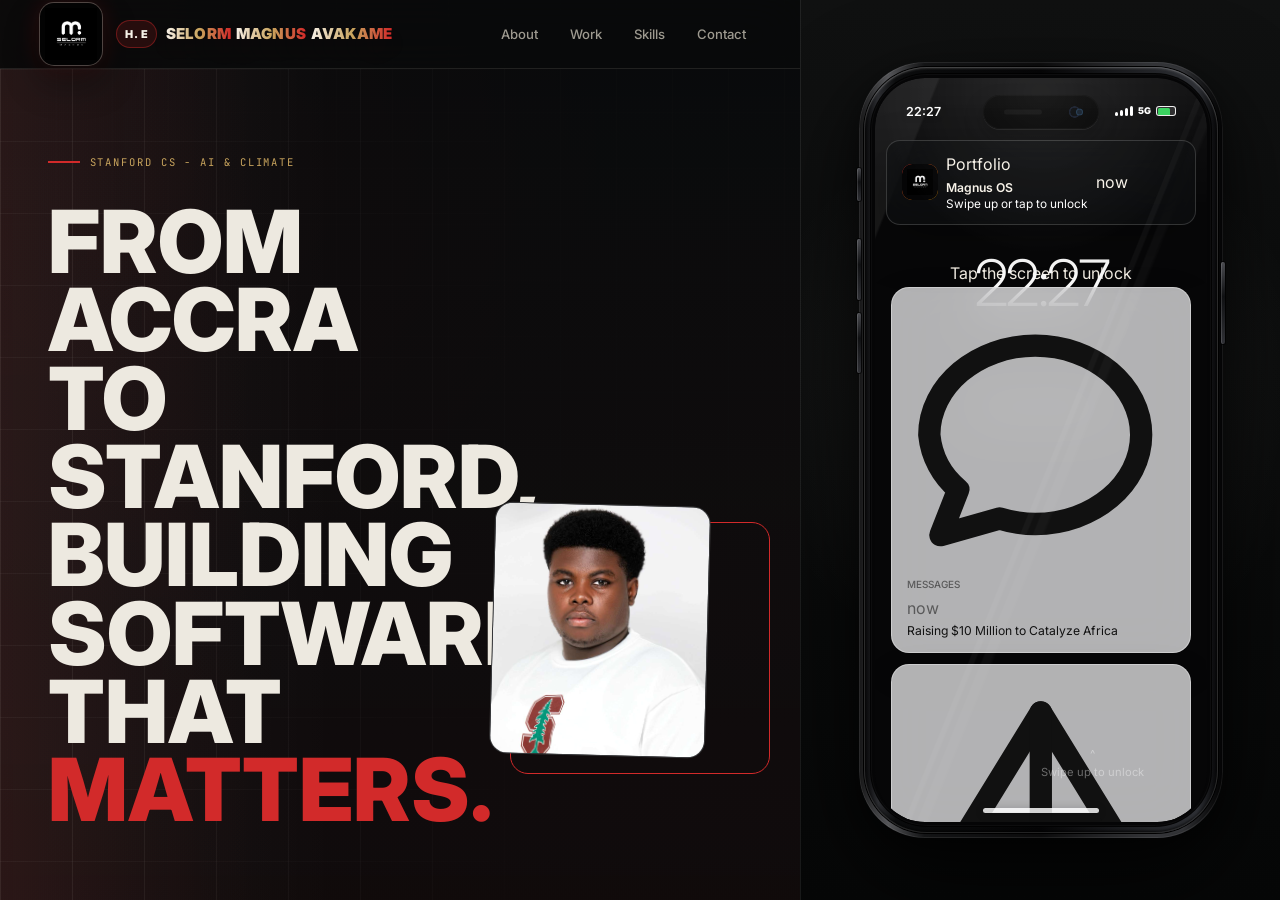
<file: home.html>
<!DOCTYPE html>
<html lang="en">
<head>
<meta charset="UTF-8">
<meta name="viewport" content="width=device-width, initial-scale=1.0">
<title>H. E SELORM MAGNUS AVAKAME | Stanford CS - AI & Climate</title>
<link rel="preconnect" href="https://fonts.googleapis.com">
<link href="https://fonts.googleapis.com/css2?family=Lora:ital,wght@0,400;0,500;0,600;1,400;1,500&family=Inter:wght@300;400;500;600&family=JetBrains+Mono:wght@400;500&display=swap" rel="stylesheet">
<style>
*,*::before,*::after{box-sizing:border-box;margin:0;padding:0}
:root{
  --bg:#0b0a0f;--bg2:#111018;--bg3:#18162080;
  --surface:rgba(255,255,255,0.03);--surface2:rgba(255,255,255,0.065);
  --border:rgba(255,255,255,0.07);--border2:rgba(255,255,255,0.13);
  --text:#ede9e0;--text2:#9e9a90;--text3:#5a5750;
  --accent:#8C1515;--accent2:#B83A4B;--indigo:#8C1515;--teal:#4D4F53;--r:0.75rem;
}
html{scroll-behavior:smooth;scrollbar-width:thin;scrollbar-color:var(--text3) var(--bg2)}
body{background:var(--bg);color:var(--text);font-family:'Inter',sans-serif;overflow-x:hidden;line-height:1.6;font-size:16px}
body.light{--bg:#f7f4ef;--bg2:#ede9e0;--bg3:#e5e0d5;--surface:rgba(0,0,0,0.03);--surface2:rgba(0,0,0,0.055);--border:rgba(0,0,0,0.07);--border2:rgba(0,0,0,0.13);--text:#18160f;--text2:#5a5750;--text3:#a09890;}

/* ─── LAYOUT ─── */
.layout{display:grid;grid-template-columns:1fr 480px;min-height:100vh}
.portfolio-side{overflow-y:auto;height:100vh}
.iphone-side{
  position:sticky;top:0;height:100vh;
  display:flex;align-items:center;justify-content:center;
  background:radial-gradient(ellipse 70% 80% at 60% 40%,#1a1535 0%,var(--bg) 70%);
  border-left:1px solid var(--border);overflow:hidden;user-select:none;isolation:isolate
}

/* ─── NAV ─── */
nav{position:sticky;top:0;z-index:100;backdrop-filter:blur(24px);background:rgba(11,10,15,0.75);border-bottom:1px solid var(--border);padding:0 2.5rem}
body.light nav{background:rgba(247,244,239,0.85)}
.nav-inner{display:flex;align-items:center;justify-content:space-between;height:60px}
.nav-logo{font-family:'Lora',serif;font-size:1.15rem;font-weight:500;letter-spacing:.01em;color:var(--text)}
.nav-logo em{color:var(--accent);font-style:italic}
.nav-links{display:flex;gap:.25rem;align-items:center}
.nav-links a{color:var(--text2);text-decoration:none;font-size:.82rem;font-weight:500;padding:.35rem .85rem;border-radius:100px;transition:all .2s;cursor:pointer;letter-spacing:.01em}
.nav-links a:hover,.nav-links a.active{color:var(--text);background:var(--surface2)}
.nav-right{display:flex;gap:.6rem;align-items:center}
.theme-btn{background:var(--surface);border:1px solid var(--border2);color:var(--text2);border-radius:100px;padding:.35rem .9rem;cursor:pointer;font-size:.78rem;transition:all .2s}
.theme-btn:hover{color:var(--text)}
.scroll-progress{position:fixed;top:0;left:0;height:2px;background:var(--accent);z-index:999;transition:width .1s;pointer-events:none}

/* ─── HERO ─── */
.hero{padding:5rem 2.75rem 4rem;position:relative;overflow:hidden;border-bottom:1px solid var(--border)}
.hero-inner{display:grid;grid-template-columns:1fr auto;gap:2.5rem;align-items:center}
.hero-text{}
.hero-kicker{display:inline-flex;align-items:center;gap:.6rem;font-family:'JetBrains Mono',monospace;font-size:.7rem;color:var(--accent);letter-spacing:.14em;text-transform:uppercase;margin-bottom:2rem}
.hero-kicker::before{content:'';width:2rem;height:1px;background:var(--accent)}
.hero h1{font-family:'Lora',serif;font-size:clamp(2.2rem,4vw,3.4rem);font-weight:500;line-height:1.12;letter-spacing:-.02em;margin-bottom:1.25rem;color:var(--text)}
.hero h1 em{font-style:italic;color:var(--accent)}
.hero-body{color:var(--text2);font-size:.95rem;max-width:400px;line-height:1.8;margin-bottom:2rem;font-weight:400}
.hero-cta{display:flex;gap:.9rem;flex-wrap:wrap;align-items:center}
.hero-image-col{flex-shrink:0}
.profile-image{width:200px;height:200px;border-radius:50%;object-fit:cover;border:3px solid var(--accent);display:block}
.btn-primary{background:var(--accent);color:#0b0a0f;border:none;padding:.7rem 1.6rem;border-radius:100px;font-size:.85rem;font-weight:600;cursor:pointer;transition:all .22s;letter-spacing:.02em}
.btn-primary:hover{background:var(--accent2);transform:translateY(-1px);box-shadow:0 8px 24px rgba(201,169,110,.25)}
.btn-ghost{background:transparent;color:var(--text2);border:1px solid var(--border2);padding:.7rem 1.6rem;border-radius:100px;font-size:.85rem;font-weight:500;cursor:pointer;transition:all .22s}
.btn-ghost:hover{color:var(--text);border-color:var(--text3)}
.avail-pill{display:inline-flex;align-items:center;gap:.5rem;background:rgba(44,196,168,.1);border:1px solid rgba(44,196,168,.2);border-radius:100px;padding:.3rem .9rem;font-size:.76rem;color:var(--teal);font-weight:500}
.avail-dot{width:7px;height:7px;border-radius:50%;background:var(--teal);animation:pulse 2s ease-in-out infinite}
@keyframes pulse{0%,100%{opacity:1}50%{opacity:.4}}

/* ─── SECTIONS ─── */
section{padding:4.5rem 2.75rem;border-bottom:1px solid var(--border)}
.section-label{font-family:'JetBrains Mono',monospace;font-size:.68rem;color:var(--accent);letter-spacing:.14em;text-transform:uppercase;margin-bottom:.9rem}
.section-title{font-family:'Lora',serif;font-size:clamp(1.6rem,2.5vw,2.1rem);font-weight:500;letter-spacing:-.02em;margin-bottom:2.25rem;color:var(--text);line-height:1.25}
.section-title em{font-style:italic;color:var(--accent)}

/* ─── ABOUT ─── */
.about-layout{display:grid;grid-template-columns:1fr auto;gap:3rem;align-items:start}
.about-copy p{color:var(--text2);margin-bottom:1.1rem;line-height:1.85;font-size:.95rem}
.about-copy p strong{color:var(--text);font-weight:500}
.about-aside{display:flex;flex-direction:column;gap:1rem;min-width:180px}
.aside-fact{background:var(--surface);border:1px solid var(--border);border-radius:12px;padding:1rem 1.1rem}
.aside-num{font-family:'Lora',serif;font-size:2rem;font-weight:500;color:var(--text);line-height:1}
.aside-num em{font-size:1.2rem;font-style:normal;color:var(--accent)}
.aside-label{font-size:.72rem;color:var(--text3);margin-top:.2rem}
.signature{font-family:'Lora',serif;font-style:italic;font-size:1.4rem;color:var(--text3);margin-top:.5rem;display:block}

/* ─── SKILLS ─── */
.skills-cols{display:grid;grid-template-columns:1fr 1fr;gap:1.1rem}
.skill-group{background:var(--surface);border:1px solid var(--border);border-radius:14px;padding:1.3rem}
.skill-group-name{font-size:.68rem;font-weight:600;text-transform:uppercase;letter-spacing:.1em;color:var(--text3);margin-bottom:.9rem}
.skill-pills{display:flex;flex-wrap:wrap;gap:.4rem}
.pill{background:var(--surface2);border:1px solid var(--border);border-radius:100px;padding:.28rem .75rem;font-size:.76rem;color:var(--text2);transition:all .18s;cursor:default}
.pill:hover{border-color:var(--accent);color:var(--accent)}

/* ─── SERVICES ─── */
.services-list{display:grid;gap:.75rem}
.service-row{display:grid;grid-template-columns:auto 1fr auto;align-items:start;gap:1.25rem;padding:1.35rem 1.4rem;background:var(--surface);border:1px solid var(--border);border-radius:14px;transition:all .2s}
.service-row:hover{border-color:var(--border2);background:var(--surface2)}
.svc-num{font-family:'JetBrains Mono',monospace;font-size:.65rem;color:var(--text3);padding-top:.15rem}
.svc-title{font-size:.95rem;font-weight:500;color:var(--text);margin-bottom:.3rem}
.svc-desc{font-size:.82rem;color:var(--text2);line-height:1.65}
.svc-arrow{color:var(--text3);font-size:.9rem;padding-top:.1rem}

/* ─── PROJECTS ─── */
.projects-list{display:grid;gap:1rem}
.project-card{background:var(--surface);border:1px solid var(--border);border-radius:16px;padding:1.6rem;cursor:pointer;transition:all .22s;display:grid;grid-template-columns:1fr auto;gap:.75rem}
.project-card:hover{border-color:var(--border2);transform:translateY(-2px);background:var(--surface2)}
.project-type{font-family:'JetBrains Mono',monospace;font-size:.67rem;color:var(--accent);background:rgba(201,169,110,.1);border:1px solid rgba(201,169,110,.18);border-radius:100px;padding:.22rem .65rem;white-space:nowrap;align-self:start}
.project-name{font-family:'Lora',serif;font-size:1.05rem;font-weight:500;color:var(--text);margin-bottom:.45rem}
.project-desc{font-size:.84rem;color:var(--text2);line-height:1.7;margin-bottom:.85rem}
.project-tags{display:flex;flex-wrap:wrap;gap:.4rem}
.tag{font-size:.7rem;color:var(--text3);background:var(--bg3);border:1px solid var(--border);border-radius:4px;padding:.18rem .55rem}

/* ─── TESTIMONIALS ─── */
.testi-grid{display:grid;gap:.85rem}
.testi-card{background:var(--surface);border:1px solid var(--border);border-radius:14px;padding:1.4rem}
.testi-quote{font-family:'Lora',serif;font-style:italic;font-size:.92rem;color:var(--text2);line-height:1.8;margin-bottom:1rem}
.testi-stars{color:var(--accent);font-size:.82rem;margin-bottom:.65rem;letter-spacing:.08em}
.testi-person{display:flex;align-items:center;gap:.75rem}
.testi-av{width:34px;height:34px;border-radius:50%;display:flex;align-items:center;justify-content:center;font-size:.7rem;font-weight:600;color:#fff;flex-shrink:0}
.testi-name{font-size:.84rem;font-weight:500;color:var(--text)}
.testi-role{font-size:.72rem;color:var(--text3)}

/* ─── EXPERIENCE ─── */
.exp-list{display:grid;gap:0}
.exp-item{display:grid;grid-template-columns:120px 1fr;gap:1.5rem;padding:1.5rem 0;border-bottom:1px solid var(--border)}
.exp-item:last-child{border-bottom:none}
.exp-period{font-family:'JetBrains Mono',monospace;font-size:.68rem;color:var(--text3);padding-top:.15rem;line-height:1.6}
.exp-role{font-size:.94rem;font-weight:500;color:var(--text);margin-bottom:.2rem}
.exp-company{font-size:.8rem;color:var(--accent);margin-bottom:.55rem}
.exp-desc{font-size:.82rem;color:var(--text2);line-height:1.7}

/* ─── CONTACT ─── */
.contact-layout{display:grid;grid-template-columns:1fr 1fr;gap:2.5rem}
.contact-lede{font-family:'Lora',serif;font-style:italic;font-size:1.05rem;color:var(--text2);line-height:1.7;margin-bottom:1.25rem}
.contact-links{display:flex;flex-direction:column;gap:.5rem}
.clink{display:flex;align-items:center;gap:.75rem;color:var(--text2);text-decoration:none;font-size:.86rem;padding:.7rem .9rem;background:var(--surface);border:1px solid var(--border);border-radius:10px;transition:all .18s}
.clink:hover{color:var(--text);border-color:var(--border2);background:var(--surface2)}
.clink-icon{width:30px;height:30px;border-radius:7px;background:var(--surface2);display:flex;align-items:center;justify-content:center;font-size:.9rem;flex-shrink:0}
.contact-form{display:flex;flex-direction:column;gap:.6rem}
.fgroup{display:flex;flex-direction:column;gap:.3rem}
.fgroup label{font-size:.72rem;color:var(--text3);font-weight:500;letter-spacing:.04em;text-transform:uppercase}
.fgroup input,.fgroup textarea{background:var(--surface);border:1px solid var(--border);border-radius:9px;padding:.65rem .9rem;color:var(--text);font-size:.86rem;font-family:inherit;resize:none;outline:none;transition:border .18s}
.fgroup input:focus,.fgroup textarea:focus{border-color:var(--accent)}
.fgroup textarea{min-height:90px}
body.light .fgroup input,body.light .fgroup textarea{color:var(--text)}

/* ─── FOOTER ─── */
footer{border-top:1px solid var(--border);padding:1.75rem 2.75rem;display:flex;justify-content:space-between;align-items:center}
footer p{font-size:.76rem;color:var(--text3)}
.social-row{display:flex;gap:.4rem}
.soc{width:32px;height:32px;border-radius:7px;background:var(--surface);border:1px solid var(--border);display:flex;align-items:center;justify-content:center;color:var(--text2);text-decoration:none;font-size:.72rem;font-weight:600;transition:all .18s}
.soc:hover{border-color:var(--accent);color:var(--accent)}

/* ─── IPHONE ─── */
.iphone-aura{position:absolute;inset:-30px;border-radius:80px;background:radial-gradient(ellipse at center,rgba(91,95,214,.12) 0%,transparent 65%);animation:aura 5s ease-in-out infinite alternate;pointer-events:none}
@keyframes aura{to{opacity:.6}}
.iphone-wrap{position:relative;width:320px;height:680px;filter:drop-shadow(0 40px 70px rgba(0,0,0,.75));z-index:1}
.iphone-frame{position:absolute;inset:0;border-radius:52px;background:linear-gradient(145deg,#3f3f41 0%,#2c2c2e 35%,#1c1c1e 70%,#2a2a2c 100%);box-shadow:inset 0 0 0 1px rgba(255,255,255,.14),inset 0 1px 0 rgba(255,255,255,.22),0 0 0 .5px #000}
.iphone-screen{position:absolute;top:7px;left:7px;right:7px;bottom:7px;border-radius:45px;overflow:hidden;background:#000;isolation:isolate;overscroll-behavior:contain;touch-action:none}
.iphone-screen-inner{position:absolute;inset:0;overscroll-behavior:contain}
.phone-btn-l{position:absolute;left:-4px;background:#2c2c2e;width:4px;border-radius:2px 0 0 2px}
.phone-btn-r{position:absolute;right:-4px;background:#2c2c2e;width:4px;border-radius:0 2px 2px 0}
.vol-up{top:115px;height:40px}.vol-dn{top:168px;height:40px}.mute{top:92px;height:28px}.power{top:150px;height:62px}
.camera-bump{position:absolute;top:13px;right:13px;width:60px;height:60px;background:linear-gradient(145deg,#3a3a3c,#2c2c2e);border-radius:16px;border:1px solid rgba(255,255,255,.08);display:flex;align-items:center;justify-content:center}
.cam-lenses{display:grid;grid-template-columns:1fr 1fr;gap:3px;padding:4px}
.cam-lens{width:13px;height:13px;border-radius:50%;background:#1a1a1c;border:1px solid rgba(255,255,255,.1);box-shadow:inset 0 0 5px rgba(91,95,214,.2)}
.cam-lens.small{width:9px;height:9px;background:#111;margin-top:4px}
.cam-flash{position:absolute;bottom:10px;right:10px;width:6px;height:6px;border-radius:50%;background:#c9a96e;box-shadow:0 0 5px rgba(201,169,110,.5)}
.dynamic-island{position:absolute;top:12px;left:50%;transform:translateX(-50%);width:90px;height:28px;background:#000;border-radius:20px;z-index:50;transition:all .4s cubic-bezier(.34,1.56,.64,1);cursor:pointer}
.dynamic-island.expanded{width:220px;height:72px;top:8px}
.di-content{display:none;align-items:center;justify-content:space-between;padding:.45rem .85rem;height:100%}
.dynamic-island.expanded .di-content{display:flex}
.di-music{font-size:.6rem;color:rgba(255,255,255,.7)}
.di-music strong{display:block;color:#fff;font-size:.65rem;margin-bottom:.1rem}
.di-bars{display:flex;gap:2px;align-items:flex-end;height:16px}
.di-bar{width:3px;background:#c9a96e;border-radius:2px;animation:dibar 1s ease-in-out infinite alternate}
.di-bar:nth-child(2){animation-delay:.2s;height:60%}.di-bar:nth-child(3){animation-delay:.4s;height:100%}.di-bar:nth-child(1){height:40%}
@keyframes dibar{to{transform:scaleY(1.8)}}
.di-cover{width:36px;height:36px;border-radius:8px;flex-shrink:0;display:flex;align-items:center;justify-content:center;font-size:1.1rem}
.status-bar{position:absolute;top:0;left:0;right:0;height:50px;z-index:40;display:flex;align-items:center;justify-content:space-between;padding:0 1.2rem 0 .9rem}
.status-time{font-size:.78rem;font-weight:600;color:#fff;margin-top:2px}
.status-icons{display:flex;align-items:center;gap:.35rem;margin-top:2px}
.signal-bars{display:flex;gap:1.5px;align-items:flex-end;height:10px}
.signal-bar{width:2.5px;background:#fff;border-radius:1px}
.signal-bar:nth-child(1){height:40%}.signal-bar:nth-child(2){height:65%}.signal-bar:nth-child(3){height:85%}.signal-bar:nth-child(4){height:100%}
.battery{display:flex;align-items:center;gap:1px}
.battery-body{width:20px;height:10px;border:1.5px solid rgba(255,255,255,.6);border-radius:3px;position:relative;overflow:hidden}
.battery-fill{position:absolute;top:1px;left:1px;bottom:1px;width:80%;background:#fff;border-radius:1px}
.battery-tip{width:2px;height:5px;background:rgba(255,255,255,.4);border-radius:0 1px 1px 0}
.scroll-pill{position:absolute;bottom:10px;left:50%;transform:translateX(-50%);width:90px;height:4px;background:rgba(255,255,255,.28);border-radius:3px;z-index:50}

/* LOCK SCREEN */
#lock-screen{background:linear-gradient(160deg,#0a0a2e 0%,#1a0a3e 40%,#0d1b3e 100%);display:flex;flex-direction:column;align-items:center;justify-content:flex-start;padding-top:60px;cursor:pointer}
.lock-bg-orb{position:absolute;width:200px;height:200px;border-radius:50%;background:radial-gradient(circle,rgba(91,95,214,.28) 0%,transparent 70%);top:28%;left:50%;transform:translateX(-50%);pointer-events:none}
.lock-time{font-size:4rem;font-weight:200;color:#fff;letter-spacing:-.04em;line-height:1;margin-bottom:.3rem;position:relative;z-index:1;font-family:'Lora',serif}
.lock-date{font-size:.82rem;color:rgba(255,255,255,.65);position:relative;z-index:1;margin-bottom:2rem}
.lock-notif{background:rgba(255,255,255,.11);backdrop-filter:blur(20px);border:1px solid rgba(255,255,255,.14);border-radius:16px;padding:.85rem .95rem;margin:0 1rem .7rem;width:calc(100% - 2rem);position:relative;z-index:1}
.notif-app{font-size:.62rem;color:rgba(255,255,255,.55);margin-bottom:.22rem;font-weight:500}
.notif-text{font-size:.76rem;color:rgba(255,255,255,.88);line-height:1.4}
.faceid-ring{width:46px;height:46px;border-radius:50%;border:2px solid rgba(255,255,255,.28);display:flex;align-items:center;justify-content:center;margin:0 auto 1.4rem;animation:faceid 3s ease-in-out infinite;position:relative;z-index:1}
@keyframes faceid{0%,100%{border-color:rgba(255,255,255,.2);box-shadow:none}50%{border-color:rgba(201,169,110,.8);box-shadow:0 0 16px rgba(201,169,110,.35)}}
.swipe-hint{position:absolute;bottom:2.5rem;left:50%;transform:translateX(-50%);text-align:center;color:rgba(255,255,255,.38);font-size:.7rem;z-index:1;pointer-events:none}
.swipe-arrow{display:block;animation:swipeup 2s ease-in-out infinite}
@keyframes swipeup{0%,100%{transform:translateY(0);opacity:.38}50%{transform:translateY(-9px);opacity:.8}}

/* HOME SCREEN */
#home-screen{background:linear-gradient(160deg,#0d0d2e 0%,#1a0d3d 50%,#0a1528 100%);display:none;flex-direction:column;overflow:hidden}
.home-wallpaper-orb{position:absolute;width:260px;height:260px;border-radius:50%;background:radial-gradient(circle,rgba(79,70,229,.22) 0%,transparent 70%);top:13%;left:50%;transform:translateX(-50%);pointer-events:none}
.home-wallpaper-orb2{position:absolute;width:150px;height:150px;border-radius:50%;background:radial-gradient(circle,rgba(44,196,168,.13) 0%,transparent 70%);bottom:22%;right:8%;pointer-events:none}
.home-grid{padding:54px 14px 8px;display:grid;grid-template-columns:repeat(4,1fr);gap:11px;flex:1;position:relative;z-index:5;align-content:start}
.app-icon{display:flex;flex-direction:column;align-items:center;gap:5px;cursor:pointer;transition:transform .15s;-webkit-tap-highlight-color:transparent;user-select:none}
.app-icon:active{transform:scale(.86)}
.app-icon-img{width:48px;height:48px;border-radius:12px;display:flex;align-items:center;justify-content:center;box-shadow:0 4px 14px rgba(0,0,0,.45);position:relative;overflow:hidden}
.app-icon-img svg{width:26px;height:26px;fill:none;stroke:#fff;stroke-width:1.8;stroke-linecap:round;stroke-linejoin:round}
.app-label{font-size:.58rem;color:rgba(255,255,255,.83);font-weight:500;text-align:center;text-shadow:0 1px 3px rgba(0,0,0,.6)}
.app-badge{position:absolute;top:-3px;right:-3px;background:#ff3b30;color:#fff;font-size:.44rem;font-weight:700;padding:1px 4px;border-radius:10px;border:1.5px solid #000;min-width:14px;text-align:center}
.dock{position:absolute;bottom:16px;left:14px;right:14px;background:rgba(255,255,255,.11);backdrop-filter:blur(22px);border:1px solid rgba(255,255,255,.14);border-radius:20px;padding:11px;display:grid;grid-template-columns:repeat(4,1fr);gap:8px;z-index:10}
.widget-row{padding:0 14px 12px;display:flex;gap:9px;position:relative;z-index:5}
.widget{background:rgba(255,255,255,.09);backdrop-filter:blur(15px);border:1px solid rgba(255,255,255,.09);border-radius:14px;flex:1;padding:.6rem;overflow:hidden}
.widget-title{font-size:.54rem;color:rgba(255,255,255,.48);text-transform:uppercase;letter-spacing:.08em;margin-bottom:.25rem}
.widget-val{font-size:1.2rem;font-weight:700;color:#fff}
.widget-sub{font-size:.5rem;color:rgba(255,255,255,.42);margin-top:.1rem}

/* APP SCREEN */
#app-screen{position:absolute;inset:0;background:#f2f2f7;display:none;flex-direction:column;z-index:20;border-radius:45px;overflow:hidden;opacity:0;transform:scale(.85)}
#app-screen.visible{display:flex}
.app-header{padding:52px .95rem .95rem;display:flex;align-items:center;justify-content:space-between;flex-shrink:0}
.app-header-title{font-size:.95rem;font-weight:700;color:#fff;letter-spacing:-.01em}
.app-close{background:rgba(255,255,255,.2);border:none;color:#fff;width:28px;height:28px;border-radius:50%;display:flex;align-items:center;justify-content:center;cursor:pointer;font-size:.9rem;line-height:1;flex-shrink:0}
.app-body{flex:1;overflow-y:scroll;-webkit-overflow-scrolling:touch;padding:.85rem;background:#f2f2f7;overscroll-behavior:contain}
.app-body::-webkit-scrollbar{width:0}

/* APP COMPONENTS */
.app-section{background:#fff;border-radius:13px;margin-bottom:.7rem;overflow:hidden}
.app-section-title{font-size:.67rem;color:#8e8e93;text-transform:uppercase;letter-spacing:.06em;padding:.6rem 1rem .3rem;background:#fff}
.app-row{display:flex;align-items:center;gap:.7rem;padding:.65rem 1rem;border-bottom:1px solid #f2f2f7;cursor:pointer;transition:background .1s}
.app-row:last-child{border-bottom:none}
.app-row:active{background:#f5f5f5}
.app-row-icon{width:32px;height:32px;border-radius:8px;display:flex;align-items:center;justify-content:center;font-size:.85rem;flex-shrink:0}
.app-row-icon svg{width:18px;height:18px;fill:none;stroke:currentColor;stroke-width:2;stroke-linecap:round;stroke-linejoin:round}
.app-row-text{flex:1;min-width:0}
.app-row-title{font-size:.8rem;font-weight:500;color:#000;white-space:nowrap;overflow:hidden;text-overflow:ellipsis}
.app-row-sub{font-size:.7rem;color:#8e8e93;white-space:nowrap;overflow:hidden;text-overflow:ellipsis}
.app-row-arrow{color:#c7c7cc;font-size:.78rem;flex-shrink:0}
.app-hero{border-radius:13px;padding:1.2rem;margin-bottom:.7rem;color:#fff}
.app-hero-name{font-size:1.05rem;font-weight:700;margin-bottom:.18rem}
.app-hero-sub{font-size:.75rem;opacity:.8}
.app-chip{display:inline-block;background:rgba(255,255,255,.2);border-radius:20px;padding:.2rem .6rem;font-size:.62rem;margin:.25rem .25rem 0 0;color:#fff}
.proj-card{background:#fff;border-radius:13px;overflow:hidden;margin-bottom:.7rem}
.proj-thumb{height:76px;display:flex;align-items:center;justify-content:center}
.proj-thumb svg{width:36px;height:36px;fill:none;stroke:#fff;stroke-width:1.6;stroke-linecap:round;stroke-linejoin:round;opacity:.85}
.proj-info{padding:.75rem}
.proj-name{font-size:.84rem;font-weight:600;color:#000;margin-bottom:.25rem}
.proj-desc{font-size:.7rem;color:#8e8e93;line-height:1.5;margin-bottom:.5rem}
.proj-tags-inner{display:flex;flex-wrap:wrap;gap:.28rem}
.proj-tag-inner{font-size:.6rem;background:#f2f2f7;border-radius:4px;padding:.14rem .38rem;color:#636366}
.contact-btn{display:flex;align-items:center;gap:.7rem;background:#fff;border-radius:13px;padding:.75rem .95rem;margin-bottom:.5rem;cursor:pointer;transition:background .1s}
.contact-btn:active{background:#f5f5f5}
.contact-btn-icon{width:34px;height:34px;border-radius:9px;display:flex;align-items:center;justify-content:center;flex-shrink:0}
.contact-btn-icon svg{width:18px;height:18px;fill:none;stroke:currentColor;stroke-width:2;stroke-linecap:round;stroke-linejoin:round}
.contact-btn-label{font-size:.84rem;font-weight:500;color:#000}
.contact-btn-sub{font-size:.7rem;color:#8e8e93}
.skill-bar-wrap{padding:.38rem 0}
.skill-bar-label{display:flex;justify-content:space-between;font-size:.7rem;color:#3c3c43;margin-bottom:.35rem}
.skill-bar{height:5px;background:#f2f2f7;border-radius:3px;overflow:hidden}
.skill-fill{height:100%;border-radius:3px;width:0;transition:width 1s ease}
.testi-item{background:#fff;border-radius:13px;padding:.85rem;margin-bottom:.7rem}
.testi-stars{color:#ff9500;font-size:.75rem;margin-bottom:.38rem}
.testi-quote{font-size:.76rem;color:#3c3c43;line-height:1.6;margin-bottom:.6rem;font-style:italic}
.testi-person{display:flex;align-items:center;gap:.5rem}
.testi-av{width:28px;height:28px;border-radius:50%;display:flex;align-items:center;justify-content:center;font-size:.64rem;font-weight:700;color:#fff}
.testi-pname{font-size:.7rem;font-weight:600;color:#000}
.testi-prole{font-size:.62rem;color:#8e8e93}
.resume-preview{background:#fff;border-radius:13px;overflow:hidden;margin-bottom:.7rem}
.resume-header-preview{padding:.85rem;color:#fff}
.resume-h-name{font-size:.95rem;font-weight:700;margin-bottom:.12rem}
.resume-h-role{font-size:.72rem;opacity:.8}
.resume-body-preview{padding:.75rem}
.resume-section-h{font-size:.68rem;font-weight:600;color:#5b5fd6;text-transform:uppercase;letter-spacing:.06em;margin:.6rem 0 .28rem}
.resume-item{margin-bottom:.38rem}
.resume-item-title{font-size:.74rem;font-weight:600;color:#000}
.resume-item-sub{font-size:.66rem;color:#8e8e93}
.settings-section{background:#fff;border-radius:13px;margin-bottom:.7rem;overflow:hidden}
.settings-row{display:flex;align-items:center;justify-content:space-between;padding:.65rem 1rem;border-bottom:1px solid #f2f2f7}
.settings-row:last-child{border-bottom:none}
.settings-label{font-size:.8rem;color:#000}
.settings-sub{font-size:.68rem;color:#8e8e93}
.toggle{width:36px;height:20px;background:#e5e5ea;border-radius:20px;position:relative;cursor:pointer;transition:background .2s;flex-shrink:0}
.toggle.on{background:#34c759}
.toggle::after{content:'';position:absolute;top:2px;left:2px;width:16px;height:16px;border-radius:50%;background:#fff;transition:transform .2s;box-shadow:0 1px 3px rgba(0,0,0,.3)}
.toggle.on::after{transform:translateX(16px)}
.music-player{background:#fff;border-radius:15px;overflow:hidden;margin-bottom:.7rem}
.music-cover{height:140px;display:flex;align-items:center;justify-content:center;font-size:3.5rem;position:relative}
.music-cover svg{width:56px;height:56px;fill:none;stroke:#fff;stroke-width:1.5;stroke-linecap:round;stroke-linejoin:round;position:relative;z-index:1}
.music-cover-overlay{position:absolute;inset:0;background:linear-gradient(to bottom,transparent 50%,rgba(0,0,0,.3) 100%)}
.music-info{padding:.8rem 1rem .5rem;text-align:center}
.music-title{font-size:.9rem;font-weight:700;color:#000;margin-bottom:.18rem}
.music-artist{font-size:.74rem;color:#8e8e93}
.music-controls{display:flex;align-items:center;justify-content:center;gap:1.4rem;padding:.7rem 1rem}
.music-btn{background:none;border:none;cursor:pointer;padding:.25rem;transition:transform .1s;color:#000}
.music-btn svg{width:22px;height:22px;fill:none;stroke:currentColor;stroke-width:2;stroke-linecap:round;stroke-linejoin:round}
.music-btn:active{transform:scale(.88)}
.music-btn.play-btn{width:44px;height:44px;background:#5b5fd6;border-radius:50%;display:flex;align-items:center;justify-content:center;color:#fff}
.music-btn.play-btn svg{width:20px;height:20px}
.music-progress-wrap{padding:0 1rem .7rem}
.music-progress{width:100%;height:3px;-webkit-appearance:none;appearance:none;border-radius:3px;background:#f2f2f7;outline:none;cursor:pointer}
.music-progress::-webkit-slider-thumb{-webkit-appearance:none;appearance:none;width:12px;height:12px;border-radius:50%;background:#5b5fd6}
.music-times{display:flex;justify-content:space-between;font-size:.6rem;color:#8e8e93;margin-top:.28rem}
.music-tracklist{background:#fff;border-radius:13px;overflow:hidden}
.music-track{display:flex;align-items:center;gap:.7rem;padding:.6rem 1rem;border-bottom:1px solid #f2f2f7;cursor:pointer;transition:background .1s}
.music-track:last-child{border-bottom:none}
.music-track:active,.music-track.playing{background:#f0efff}
.track-num{font-size:.7rem;color:#8e8e93;width:16px;text-align:center;flex-shrink:0}
.track-info{flex:1;min-width:0}
.track-name{font-size:.78rem;font-weight:500;color:#000;white-space:nowrap;overflow:hidden;text-overflow:ellipsis}
.track-artist{font-size:.66rem;color:#8e8e93}
.track-dur{font-size:.66rem;color:#8e8e93;flex-shrink:0}
.notes-list{display:grid;gap:.5rem}
.note-card{background:#fff;border-radius:11px;padding:.7rem;cursor:pointer;transition:background .1s;border:1px solid transparent}
.note-card.selected{border-color:#5b5fd6}
.note-card:active{background:#f5f5f5}
.note-title{font-size:.8rem;font-weight:600;color:#000;margin-bottom:.12rem;white-space:nowrap;overflow:hidden;text-overflow:ellipsis}
.note-preview{font-size:.7rem;color:#8e8e93;white-space:nowrap;overflow:hidden;text-overflow:ellipsis}
.note-date{font-size:.6rem;color:#c7c7cc;margin-bottom:.18rem}
.note-editor{background:#fff;border-radius:13px;overflow:hidden;margin-bottom:.7rem}
.note-editor-header{padding:.7rem 1rem;border-bottom:1px solid #f2f2f7;display:flex;align-items:center;justify-content:space-between}
.note-editor-title-input{font-size:.86rem;font-weight:600;border:none;outline:none;color:#000;width:100%;font-family:inherit}
.note-editor-body{padding:.7rem 1rem;min-height:120px;font-size:.78rem;color:#3c3c43;line-height:1.65;border:none;outline:none;width:100%;resize:none;font-family:inherit}
.note-actions{display:flex;gap:.5rem;margin-bottom:.7rem}
.note-action-btn{flex:1;padding:.6rem;border-radius:9px;font-size:.74rem;font-weight:600;cursor:pointer;border:none;transition:all .15s}
.photos-grid{display:grid;grid-template-columns:repeat(3,1fr);gap:2px;border-radius:13px;overflow:hidden;margin-bottom:.7rem}
.photo-thumb{aspect-ratio:1;display:flex;align-items:center;justify-content:center;cursor:pointer;transition:opacity .15s}
.photo-thumb svg{width:32px;height:32px;fill:none;stroke:#fff;stroke-width:1.5;stroke-linecap:round;stroke-linejoin:round;opacity:.75}
.photo-thumb:active{opacity:.7}
.file-item{display:flex;align-items:center;gap:.7rem;background:#fff;border-radius:11px;padding:.7rem 1rem;margin-bottom:.5rem;cursor:pointer;transition:background .1s}
.file-item:active{background:#f5f5f5}
.file-icon{width:36px;height:36px;border-radius:9px;display:flex;align-items:center;justify-content:center;flex-shrink:0}
.file-icon svg{width:20px;height:20px;fill:none;stroke:currentColor;stroke-width:1.8;stroke-linecap:round;stroke-linejoin:round}
.file-info{flex:1;min-width:0}
.file-name{font-size:.8rem;font-weight:500;color:#000;white-space:nowrap;overflow:hidden;text-overflow:ellipsis}
.file-meta{font-size:.66rem;color:#8e8e93}
.file-dl{color:#5b5fd6;font-size:.7rem;font-weight:600;white-space:nowrap}
#control-center{position:absolute;inset:0;background:rgba(0,0,0,.5);backdrop-filter:blur(32px);z-index:60;display:none;padding:58px 11px 18px;flex-direction:column;gap:9px}
#control-center.visible{display:flex}
.cc-row{display:grid;grid-template-columns:1fr 1fr;gap:9px}
.cc-tile{background:rgba(255,255,255,.14);border-radius:14px;padding:.8rem;display:flex;align-items:center;gap:.55rem;cursor:pointer;transition:background .15s}
.cc-tile:active{background:rgba(255,255,255,.25)}
.cc-tile.wide{grid-column:span 2;justify-content:space-between}
.cc-tile svg{width:20px;height:20px;fill:none;stroke:#fff;stroke-width:2;stroke-linecap:round;stroke-linejoin:round;flex-shrink:0}
.cc-tile-label{font-size:.7rem;color:#fff;font-weight:500}
.cc-slider{width:100%;height:4px;-webkit-appearance:none;appearance:none;background:rgba(255,255,255,.28);border-radius:4px;outline:none}
.cc-slider::-webkit-slider-thumb{-webkit-appearance:none;appearance:none;width:16px;height:16px;border-radius:50%;background:#fff}
.cc-close{align-self:center;background:rgba(255,255,255,.14);border:none;color:#fff;width:36px;height:36px;border-radius:50%;font-size:.9rem;cursor:pointer;margin-top:auto}
.phone-toast{position:absolute;top:60px;left:11px;right:11px;background:rgba(28,28,30,.92);backdrop-filter:blur(22px);border:1px solid rgba(255,255,255,.1);border-radius:14px;padding:.7rem .95rem;z-index:80;display:none;animation:toastin .3s ease}
.phone-toast.show{display:flex;align-items:center;gap:.55rem}
@keyframes toastin{from{transform:translateY(-10px);opacity:0}to{transform:translateY(0);opacity:1}}
.toast-icon{flex-shrink:0}
.toast-icon svg{width:20px;height:20px;fill:none;stroke:#fff;stroke-width:2;stroke-linecap:round;stroke-linejoin:round}
.toast-text{font-size:.74rem;color:#fff;line-height:1.3}
.toast-title{font-weight:600;font-size:.76rem}

/* ─── MOBILE LAYOUT ─── */
@media(max-width:960px){
  .layout{grid-template-columns:1fr;grid-template-rows:auto auto}
  .portfolio-side{height:auto;overflow-y:visible}
  .iphone-side{
    display:flex;
    position:relative;height:auto;
    padding:2.5rem 1rem 2rem;
    border-left:none;border-top:1px solid var(--border);
    background:radial-gradient(ellipse 80% 80% at 50% 50%,#1a1535 0%,var(--bg) 80%);
    order:2
  }
  .iphone-wrap{width:280px;height:600px;transform:scale(1)}
  .portfolio-side{order:1}
  .about-layout,.skills-cols,.contact-layout{grid-template-columns:1fr}
  .hero-inner{grid-template-columns:1fr;text-align:center}
  .hero-image-col{display:flex;justify-content:center}
  .profile-image{width:150px;height:150px}
  .hero-cta{justify-content:center}
  .hero-body{max-width:100%}
  .hero h1{font-size:clamp(1.9rem,6vw,2.8rem)}
  section{padding:3rem 1.5rem}
  .hero{padding:3.5rem 1.5rem 3rem}
  nav{padding:0 1.5rem}
  footer{padding:1.5rem}
}
@media(max-width:480px){
  .nav-links{display:none}
  .iphone-wrap{width:260px;height:560px}
}
</style>
<link rel="icon" href="images/logo.jpeg" type="image/jpeg">
<link rel="stylesheet" href="css/explosive.css">
<link rel="stylesheet" href="css/studio.css?v=iphone-polish9">
</head>
<body>
<div class="scroll-progress" id="scrollProgress"></div>
<div class="layout">

  <!-- ═══════════════ PORTFOLIO SIDE ═══════════════ -->
  <div class="portfolio-side" id="portfolioSide">
    <nav>
      <div class="nav-inner">
        <div class="nav-logo"><span class="brand-logo" aria-hidden="true"><img class="brand-logo-img" data-asset="logo" src="images/logo.jpeg" alt="" onerror="this.hidden=true;this.nextElementSibling.hidden=false"><span class="brand-logo-fallback" hidden>SM</span></span>H. E <em>SELORM MAGNUS AVAKAME</em></div>
        <div class="nav-links">
          <a href="#about" onclick="sScrollTo('about'); return false;" data-section="about">About</a>
          <a href="#projects" onclick="sScrollTo('projects'); return false;" data-section="projects">Work</a>
          <a href="#skills" onclick="sScrollTo('skills'); return false;" data-section="skills">Skills</a>
          <a href="#contact" onclick="sScrollTo('contact'); return false;" data-section="contact">Contact</a>
        </div>
      </div>
    </nav>

    <!-- HERO -->
    <section class="hero" id="hero">
      <div class="hero-inner">
        <div class="hero-text">
          <div class="hero-kicker">Stanford CS - AI & Climate</div>
          <h1>From Accra to Stanford,<br>building software that <em>matters.</em></h1>
          <p class="hero-body">Raising $10 Million to Catalyze Africa. CS @ Stanford, 2x Stanford Haas African Service Fellow, founder @ Katalyze Africa Group and Gatherhub LLC, building at the intersection of AI, Climate & Africa.</p>
          <div class="hero-cta">
            <button class="btn-primary" onclick="sScrollTo('projects')">See my work</button>
            <button class="btn-ghost" onclick="sScrollTo('contact')">Say hello</button>
            <span class="avail-pill"><span class="avail-dot"></span>Open to AI/ML & collaboration</span>
          </div>
        </div>
        <div class="hero-image-col">
          <img class="profile-image profile-photo" data-asset="portrait" src="images/selorm.jpeg" alt="H. E SELORM MAGNUS AVAKAME" onerror="this.hidden=true;this.nextElementSibling.hidden=false">
          <div class="profile-image profile-mark" role="img" aria-label="H. E SELORM MAGNUS AVAKAME" hidden>SM</div>
        </div>
      </div>
    </section>

    <!-- ABOUT -->
    <section id="about">
      <div class="section-label">About</div>
      <h2 class="section-title">I'm a builder at heart,<br>a <em>designer</em> by instinct.</h2>
      <div class="about-layout">
        <div class="about-copy">
          <p>I study Computer Science at <strong>Stanford</strong> with an AI focus, building across mobile apps, AI agents, and climate technology.</p>
          <p>My work sits at the intersection of <strong>engineering precision</strong> and <strong>social impact</strong>: shipped iOS products, AI/ML systems, and startup infrastructure for African founders.</p>
          <p>When I'm not writing code, I'm usually thinking about climate tech, African innovation ecosystems, and how useful software can widen access.</p>
          <button class="btn-primary" style="margin-top:1rem" onclick="openApp('resume')">View Résumé</button>
        </div>
        <div class="about-aside">
          <div class="aside-fact"><div class="aside-num">7<em>+</em></div><div class="aside-label">Years in the craft</div></div>
          <div class="aside-fact"><div class="aside-num">60<em>+</em></div><div class="aside-label">Projects shipped</div></div>
          <div class="aside-fact"><div class="aside-num">40<em>+</em></div><div class="aside-label">Clients I'd work with again</div></div>
          <span class="signature">H. E SELORM MAGNUS AVAKAME</span>
        </div>
      </div>
    </section>

    <!-- SKILLS -->
    <section id="skills">
      <div class="section-label">Skills</div>
      <h2 class="section-title">Tools I reach for <em>daily.</em></h2>
      <div class="skills-cols">
        <div class="skill-group"><div class="skill-group-name">Frontend</div><div class="skill-pills"><span class="pill">React / Next.js</span><span class="pill">TypeScript</span><span class="pill">Vue.js</span><span class="pill">Tailwind CSS</span><span class="pill">Framer Motion</span><span class="pill">Three.js</span></div></div>
        <div class="skill-group"><div class="skill-group-name">Backend</div><div class="skill-pills"><span class="pill">Node.js</span><span class="pill">Python</span><span class="pill">PostgreSQL</span><span class="pill">GraphQL</span><span class="pill">REST APIs</span><span class="pill">Redis</span></div></div>
        <div class="skill-group"><div class="skill-group-name">Design</div><div class="skill-pills"><span class="pill">Figma</span><span class="pill">Design Systems</span><span class="pill">Prototyping</span><span class="pill">Motion Design</span><span class="pill">Typography</span></div></div>
        <div class="skill-group"><div class="skill-group-name">Infrastructure</div><div class="skill-pills"><span class="pill">AWS</span><span class="pill">Docker</span><span class="pill">Kubernetes</span><span class="pill">CI/CD</span><span class="pill">Vercel</span><span class="pill">GitHub Actions</span></div></div>
      </div>
    </section>

    <!-- SERVICES -->
    <section id="services">
      <div class="section-label">Services</div>
      <h2 class="section-title">How I can <em>help.</em></h2>
      <div class="services-list">
        <div class="service-row"><span class="svc-num">01</span><div class="svc-body"><div class="svc-title">Web Development</div><div class="svc-desc">End-to-end web applications — architecture, frontend, backend, deployment. Built to scale without getting in your way.</div></div><span class="svc-arrow">↗</span></div>
        <div class="service-row"><span class="svc-num">02</span><div class="svc-body"><div class="svc-title">UI/UX Design</div><div class="svc-desc">Interfaces that are both beautiful and legible. I care about visual hierarchy, interaction patterns, and real accessibility.</div></div><span class="svc-arrow">↗</span></div>
        <div class="service-row"><span class="svc-num">03</span><div class="svc-body"><div class="svc-title">Branding & Identity</div><div class="svc-desc">Cohesive visual systems — logos, palettes, type, and the logic that makes them hold together across contexts.</div></div><span class="svc-arrow">↗</span></div>
        <div class="service-row"><span class="svc-num">04</span><div class="svc-body"><div class="svc-title">Technical Consulting</div><div class="svc-desc">An honest outside eye on stack choices, architecture, performance, or anything else your team is wrestling with.</div></div><span class="svc-arrow">↗</span></div>
      </div>
    </section>

    <!-- PROJECTS -->
    <section id="projects">
      <div class="section-label">Selected Work</div>
      <h2 class="section-title">Things I'm proud of.</h2>
      <div class="projects-list">
        <div class="project-card" onclick="openApp('projects')"><div><div class="project-name">Lyra — AI Music Platform</div><div class="project-desc">A streaming platform built around AI-powered discovery. I designed and engineered a real-time audio engine with waveform visualisation, serving 200K+ active listeners.</div><div class="project-tags"><span class="tag">React</span><span class="tag">WebAudio API</span><span class="tag">GraphQL</span><span class="tag">AWS</span></div></div><div class="project-type">Web App</div></div>
        <div class="project-card" onclick="openApp('projects')"><div><div class="project-name">Drop It Off - iOS Logistics App</div><div class="project-desc">Published logistics app co-built with Digits Agency, using Swift and Firebase to support live delivery workflows.</div><div class="project-tags"><span class="tag">Swift</span><span class="tag">Firebase</span><span class="tag">iOS</span></div></div><div class="project-type">Shipped</div></div>
        <div class="project-card" onclick="openApp('projects')"><div><div class="project-name">Katalyze Africa</div><div class="project-desc">Founder platform for student-led African startups, mentorship, chapter growth, and demo-day infrastructure.</div><div class="project-tags"><span class="tag">Startups</span><span class="tag">Africa</span><span class="tag">Venture</span></div></div><div class="project-type">Founder</div></div>
      </div>
    </section>

    <!-- TESTIMONIALS -->
    <section id="testimonials">
      <div class="section-label">Signals</div>
      <h2 class="section-title">Proof of work,<br>not filler quotes.</h2>
      <div class="testi-grid">
        <div class="testi-card"><div class="testi-stars">*****</div><div class="testi-quote">Published iOS logistics app with Firebase backend, public launch, 4.8-star rating, and 1K+ downloads.</div><div class="testi-person"><div class="testi-av" style="background:#5b5fd6">DI</div><div><div class="testi-name">Drop It Off</div><div class="testi-role">iOS Product</div></div></div></div>
        <div class="testi-card"><div class="testi-stars">*****</div><div class="testi-quote">Building Katalyze Africa as a founder platform for student-led startups solving African problems.</div><div class="testi-person"><div class="testi-av" style="background:#4f46e5">KA</div><div><div class="testi-name">Katalyze Africa</div><div class="testi-role">Founder Work</div></div></div></div>
      </div>
    </section>

    <!-- EXPERIENCE -->
    <section id="experience">
      <div class="section-label">Experience</div>
      <h2 class="section-title">Where I've been.</h2>
      <div class="exp-list">
        <div class="exp-item"><div class="exp-period">2026<br>Summer</div><div><div class="exp-role">AI/ML Intern</div><div class="exp-company">American Tractor Company</div><div class="exp-desc">Working on AgFM-1, a multimodal AI foundation model trained on agricultural data.</div></div></div>
        <div class="exp-item"><div class="exp-period">2024<br>Present</div><div><div class="exp-role">Founder</div><div class="exp-company">Katalyze Africa Group</div><div class="exp-desc">Building startup infrastructure, mentorship, and demo-day pathways for student founders across Africa.</div></div></div>
        <div class="exp-item"><div class="exp-period">2024<br>2025</div><div><div class="exp-role">iOS Engineer</div><div class="exp-company">Digits Agency - Drop It Off</div><div class="exp-desc">Co-built a logistics iOS app with Firebase backend, public launch, 4.8-star rating, and 1K+ downloads.</div></div></div>
      </div>
    </section>

    <!-- CONTACT -->
    <section id="contact">
      <div class="section-label">Contact</div>
      <h2 class="section-title">Let's make something<br><em>worth making.</em></h2>
      <div class="contact-layout">
        <div>
          <p class="contact-lede">I'm usually quick to respond. Whether it's a big project or a small question — I'm happy to talk.</p>
          <div class="contact-links">
            <a class="clink" href="mailto:smagnus1@stanford.edu"><div class="clink-icon">✉</div>smagnus1@stanford.edu</a>
            <a class="clink" href="https://www.linkedin.com/in/selavamag/?isSelfProfile=false" target="_blank" rel="noreferrer"><div class="clink-icon">LI</div>linkedin.com/in/selavamag</a>
            <a class="clink" href="https://github.com/smagnusavakame" target="_blank" rel="noreferrer"><div class="clink-icon">GH</div>github.com/smagnusavakame</a>
            <a class="clink" href="contact.html"><div class="clink-icon">CT</div>Contact page</a>
          </div>
        </div>
        <div class="contact-form">
          <div class="fgroup"><label>Name</label><input type="text" placeholder="Your name"></div>
          <div class="fgroup"><label>Email</label><input type="email" placeholder="you@example.com"></div>
          <div class="fgroup"><label>Message</label><textarea placeholder="Tell me about your project..."></textarea></div>
          <button class="btn-primary" style="width:100%;border-radius:10px" onclick="showToast('sent','Sent!','Your message has been delivered.')">Send it →</button>
        </div>
      </div>
    </section>

    <footer>
      <p>© 2025 H. E SELORM MAGNUS AVAKAME - Stanford, CA.</p>
      <div class="social-row"><a class="soc" href="https://github.com/smagnusavakame" target="_blank" rel="noreferrer">GH</a><a class="soc" href="https://www.linkedin.com/in/selavamag/?isSelfProfile=false" target="_blank" rel="noreferrer">LI</a><a class="soc" href="mailto:smagnus1@stanford.edu">EM</a></div>
    </footer>
  </div>

  <!-- ═══════════════ IPHONE SIDE ═══════════════ -->
  <div class="iphone-side">
    <div class="iphone-aura"></div>
    <div class="iphone-wrap" id="iphoneWrap">
      <div class="phone-btn-l mute"></div>
      <div class="phone-btn-l vol-up"></div>
      <div class="phone-btn-l vol-dn"></div>
      <div class="phone-btn-r power"></div>
      <div class="iphone-frame">
        <div class="camera-bump">
          <div class="cam-lenses">
            <div class="cam-lens"></div><div class="cam-lens"></div>
            <div class="cam-lens small"></div>
            <div style="width:6px;height:6px;border-radius:50%;background:rgba(255,255,255,.04);margin-top:6px"></div>
          </div>
          <div class="cam-flash"></div>
        </div>
      </div>
      <div class="iphone-screen" id="iphoneScreen">
        <div class="dynamic-island" id="dynamicIsland">
          <div class="di-content" id="diContent">
            <div class="di-cover" id="diCover" style="background:linear-gradient(135deg,#5b5fd6,#4f46e5)">
              <svg viewBox="0 0 24 24" style="width:20px;height:20px;fill:none;stroke:#fff;stroke-width:2;stroke-linecap:round;stroke-linejoin:round"><path d="M9 18V5l12-2v13"/><circle cx="6" cy="18" r="3"/><circle cx="18" cy="16" r="3"/></svg>
            </div>
            <div class="di-music"><strong id="diTitle">Midnight City</strong><span id="diSub">M83 · Now Playing</span></div>
            <div class="di-bars"><div class="di-bar"></div><div class="di-bar"></div><div class="di-bar"></div></div>
          </div>
        </div>
        <div class="status-bar">
          <div class="status-time" id="statusTime">9:41</div>
          <div class="status-icons">
            <div class="signal-bars"><div class="signal-bar"></div><div class="signal-bar"></div><div class="signal-bar"></div><div class="signal-bar"></div></div>
            <span style="font-size:7px;color:#fff;margin:0 1px">▲</span>
            <div class="battery"><div class="battery-body"><div class="battery-fill"></div></div><div class="battery-tip"></div></div>
          </div>
        </div>
        <div class="scroll-pill" id="scrollPill" onclick="goHome()"></div>
        <div class="phone-toast" id="phoneToast">
          <div class="toast-icon" id="toastIconEl"></div>
          <div><div class="toast-title" id="toastTitle">Notification</div><div class="toast-text" id="toastText"></div></div>
        </div>
        <div id="control-center">
          <div style="font-size:.75rem;font-weight:600;color:#fff;margin-bottom:.22rem">Control Center</div>
          <div class="cc-row">
            <div class="cc-tile" onclick="ccToggle(this)"><svg viewBox="0 0 24 24"><path d="M5 12.55a11 11 0 0 1 14.08 0"/><path d="M1.42 9a16 16 0 0 1 21.16 0"/><path d="M8.53 16.11a6 6 0 0 1 6.95 0"/><circle cx="12" cy="20" r="1" fill="#fff"/></svg><div class="cc-tile-label">Wi-Fi</div></div>
            <div class="cc-tile" onclick="ccToggle(this)"><svg viewBox="0 0 24 24"><path d="M6.5 6.5 17.5 17.5M6.5 17.5l5-5m5.5-5.5-5 5"/></svg><div class="cc-tile-label">Bluetooth</div></div>
            <div class="cc-tile" onclick="ccToggle(this)"><svg viewBox="0 0 24 24"><path d="M12 3a6 6 0 0 0 9 9 9 9 0 1 1-9-9z"/></svg><div class="cc-tile-label">Do Not Disturb</div></div>
            <div class="cc-tile" onclick="ccToggle(this)"><svg viewBox="0 0 24 24"><path d="M17.8 19.2 16 11l3.5-3.5C21 6 21 4 19.5 2.5S18 1 16.5 2.5L13 6l-8.2 1.8C3 8.2 2.6 9.4 3.5 10.5L7.5 15l-2 4L9 18.5l2.5 2.5 4-2zm-6.5-6.5L14.5 10 5.3 7.5 7.5 14.5z"/></svg><div class="cc-tile-label">Airplane Mode</div></div>
          </div>
          <div class="cc-row"><div class="cc-tile wide" style="flex-direction:column;align-items:flex-start;gap:.4rem"><div style="display:flex;align-items:center;gap:.45rem"><svg class="cc-tile" viewBox="0 0 24 24" style="background:none;padding:0;border-radius:0;width:18px;height:18px"><circle cx="12" cy="12" r="5"/><line x1="12" y1="1" x2="12" y2="3"/><line x1="12" y1="21" x2="12" y2="23"/><line x1="4.22" y1="4.22" x2="5.64" y2="5.64"/><line x1="18.36" y1="18.36" x2="19.78" y2="19.78"/><line x1="1" y1="12" x2="3" y2="12"/><line x1="21" y1="12" x2="23" y2="12"/><line x1="4.22" y1="19.78" x2="5.64" y2="18.36"/><line x1="18.36" y1="5.64" x2="19.78" y2="4.22"/></svg><div class="cc-tile-label">Brightness</div></div><input type="range" class="cc-slider" value="70"></div></div>
          <div class="cc-row"><div class="cc-tile wide" style="flex-direction:column;align-items:flex-start;gap:.4rem"><div style="display:flex;align-items:center;gap:.45rem"><svg class="cc-tile" viewBox="0 0 24 24" style="background:none;padding:0;border-radius:0;width:18px;height:18px"><polygon points="11 5 6 9 2 9 2 15 6 15 11 19 11 5"/><path d="M15.54 8.46a5 5 0 0 1 0 7.07"/></svg><div class="cc-tile-label">Volume</div></div><input type="range" class="cc-slider" value="60"></div></div>
          <button class="cc-close" onclick="closeCC()">✕</button>
        </div>

        <!-- LOCK SCREEN -->
        <div class="iphone-screen-inner" id="lock-screen">
          <div class="lock-bg-orb"></div>
          <div class="lock-time" id="lockTime">9:41</div>
          <div class="lock-date" id="lockDate">Monday, June 9</div>
          <div class="faceid-ring">
            <svg viewBox="0 0 24 24" style="width:22px;height:22px;fill:none;stroke:rgba(255,255,255,.7);stroke-width:1.8;stroke-linecap:round;stroke-linejoin:round"><path d="M20 21v-2a4 4 0 0 0-4-4H8a4 4 0 0 0-4 4v2"/><circle cx="12" cy="7" r="4"/></svg>
          </div>
          <div class="lock-notif"><div class="notif-app">Portfolio - Now</div><div class="notif-text">H. E SELORM MAGNUS AVAKAME is open for AI/ML and product collaborations</div></div>
          <div class="lock-notif"><div class="notif-app">Dribbble · 2m ago</div><div class="notif-text">Your shot just got 248 likes 🎉</div></div>
          <div class="swipe-hint"><span class="swipe-arrow">↑</span>Swipe up to unlock</div>
        </div>

        <!-- HOME SCREEN -->
        <div class="iphone-screen-inner" id="home-screen">
          <div class="home-wallpaper-orb"></div>
          <div class="home-wallpaper-orb2"></div>
          <div class="home-grid">
            <!-- About Me -->
            <div class="app-icon" onclick="openApp('portfolio')">
              <div class="app-icon-img" style="background:linear-gradient(135deg,#5b5fd6,#4f46e5)">
                <div class="app-badge">1</div>
                <svg viewBox="0 0 24 24"><path d="M20 21v-2a4 4 0 0 0-4-4H8a4 4 0 0 0-4 4v2"/><circle cx="12" cy="7" r="4"/></svg>
              </div><div class="app-label">About Me</div>
            </div>
            <!-- Projects -->
            <div class="app-icon" onclick="openApp('projects')">
              <div class="app-icon-img" style="background:linear-gradient(135deg,#0ea5e9,#0284c7)">
                <svg viewBox="0 0 24 24"><polygon points="12 2 15.09 8.26 22 9.27 17 14.14 18.18 21.02 12 17.77 5.82 21.02 7 14.14 2 9.27 8.91 8.26 12 2"/></svg>
              </div><div class="app-label">Projects</div>
            </div>
            <!-- Photos -->
            <div class="app-icon" onclick="openApp('photos')">
              <div class="app-icon-img" style="background:linear-gradient(135deg,#f59e0b,#d97706)">
                <svg viewBox="0 0 24 24"><rect x="3" y="3" width="18" height="18" rx="2"/><circle cx="8.5" cy="8.5" r="1.5"/><polyline points="21 15 16 10 5 21"/></svg>
              </div><div class="app-label">Photos</div>
            </div>
            <!-- Skills -->
            <div class="app-icon" onclick="openApp('skills')">
              <div class="app-icon-img" style="background:linear-gradient(135deg,#10b981,#059669)">
                <svg viewBox="0 0 24 24"><polyline points="22 12 18 12 15 21 9 3 6 12 2 12"/></svg>
              </div><div class="app-label">Skills</div>
            </div>
            <!-- Resume -->
            <div class="app-icon" onclick="openApp('resume')">
              <div class="app-icon-img" style="background:linear-gradient(135deg,#ef4444,#dc2626)">
                <svg viewBox="0 0 24 24"><path d="M14 2H6a2 2 0 0 0-2 2v16a2 2 0 0 0 2 2h12a2 2 0 0 0 2-2V8z"/><polyline points="14 2 14 8 20 8"/><line x1="16" y1="13" x2="8" y2="13"/><line x1="16" y1="17" x2="8" y2="17"/><polyline points="10 9 9 9 8 9"/></svg>
              </div><div class="app-label">Résumé</div>
            </div>
            <!-- Contact -->
            <div class="app-icon" onclick="openApp('contact')">
              <div class="app-icon-img" style="background:linear-gradient(135deg,#22c55e,#16a34a)">
                <svg viewBox="0 0 24 24"><path d="M4 4h16c1.1 0 2 .9 2 2v12c0 1.1-.9 2-2 2H4c-1.1 0-2-.9-2-2V6c0-1.1.9-2 2-2z"/><polyline points="22,6 12,13 2,6"/></svg>
              </div><div class="app-label">Contact</div>
            </div>
            <!-- Music -->
            <div class="app-icon" onclick="openApp('music')">
              <div class="app-icon-img" style="background:linear-gradient(135deg,#ff2d55,#ff6b81)">
                <svg viewBox="0 0 24 24"><path d="M9 18V5l12-2v13"/><circle cx="6" cy="18" r="3"/><circle cx="18" cy="16" r="3"/></svg>
              </div><div class="app-label">Music</div>
            </div>
            <!-- Notes -->
            <div class="app-icon" onclick="openApp('notes')">
              <div class="app-icon-img" style="background:linear-gradient(135deg,#ffcc00,#ff9500)">
                <svg viewBox="0 0 24 24"><path d="M11 4H4a2 2 0 0 0-2 2v14a2 2 0 0 0 2 2h14a2 2 0 0 0 2-2v-7"/><path d="M18.5 2.5a2.121 2.121 0 0 1 3 3L12 15l-4 1 1-4 9.5-9.5z"/></svg>
              </div><div class="app-label">Notes</div>
            </div>
            <!-- Files -->
            <div class="app-icon" onclick="openApp('files')">
              <div class="app-icon-img" style="background:linear-gradient(135deg,#007aff,#0056cc)">
                <svg viewBox="0 0 24 24"><path d="M22 19a2 2 0 0 1-2 2H4a2 2 0 0 1-2-2V5a2 2 0 0 1 2-2h5l2 3h9a2 2 0 0 1 2 2z"/></svg>
              </div><div class="app-label">Files</div>
            </div>
            <!-- Reviews -->
            <div class="app-icon" onclick="openApp('testimonials')">
              <div class="app-icon-img" style="background:linear-gradient(135deg,#f472b6,#ec4899)">
                <svg viewBox="0 0 24 24"><path d="M21 15a2 2 0 0 1-2 2H7l-4 4V5a2 2 0 0 1 2-2h14a2 2 0 0 1 2 2z"/></svg>
              </div><div class="app-label">Reviews</div>
            </div>
            <!-- Blog -->
            <div class="app-icon" onclick="openApp('blog')">
              <div class="app-icon-img" style="background:linear-gradient(135deg,#f97316,#ea580c)">
                <svg viewBox="0 0 24 24"><path d="M12 20h9"/><path d="M16.5 3.5a2.121 2.121 0 0 1 3 3L7 19l-4 1 1-4L16.5 3.5z"/></svg>
              </div><div class="app-label">Blog</div>
            </div>
            <!-- Settings -->
            <div class="app-icon" onclick="openApp('settings')">
              <div class="app-icon-img" style="background:linear-gradient(135deg,#8e8e93,#636366)">
                <svg viewBox="0 0 24 24"><circle cx="12" cy="12" r="3"/><path d="M19.4 15a1.65 1.65 0 0 0 .33 1.82l.06.06a2 2 0 0 1-2.83 2.83l-.06-.06a1.65 1.65 0 0 0-1.82-.33 1.65 1.65 0 0 0-1 1.51V21a2 2 0 0 1-4 0v-.09A1.65 1.65 0 0 0 9 19.4a1.65 1.65 0 0 0-1.82.33l-.06.06a2 2 0 0 1-2.83-2.83l.06-.06A1.65 1.65 0 0 0 4.68 15a1.65 1.65 0 0 0-1.51-1H3a2 2 0 0 1 0-4h.09A1.65 1.65 0 0 0 4.6 9a1.65 1.65 0 0 0-.33-1.82l-.06-.06a2 2 0 0 1 2.83-2.83l.06.06A1.65 1.65 0 0 0 9 4.68a1.65 1.65 0 0 0 1-1.51V3a2 2 0 0 1 4 0v.09a1.65 1.65 0 0 0 1 1.51 1.65 1.65 0 0 0 1.82-.33l.06-.06a2 2 0 0 1 2.83 2.83l-.06.06A1.65 1.65 0 0 0 19.4 9a1.65 1.65 0 0 0 1.51 1H21a2 2 0 0 1 0 4h-.09a1.65 1.65 0 0 0-1.51 1z"/></svg>
              </div><div class="app-label">Settings</div>
            </div>
          </div>
          <div class="widget-row">
            <div class="widget"><div class="widget-title">GPA</div><div class="widget-val">3.94</div><div class="widget-sub">Stanford CS</div></div>
            <div class="widget"><div class="widget-title">Apps</div><div class="widget-val">1K+</div><div class="widget-sub">Downloads</div></div>
            <div class="widget"><div class="widget-title">Fellow</div><div class="widget-val">2x</div><div class="widget-sub">Service</div></div>
          </div>
          <div class="dock">
            <div class="app-icon" onclick="openApp('portfolio')" style="align-items:center"><div class="app-icon-img" style="background:linear-gradient(135deg,#5b5fd6,#4f46e5)"><svg viewBox="0 0 24 24"><path d="M20 21v-2a4 4 0 0 0-4-4H8a4 4 0 0 0-4 4v2"/><circle cx="12" cy="7" r="4"/></svg></div></div>
            <div class="app-icon" onclick="openApp('projects')" style="align-items:center"><div class="app-icon-img" style="background:linear-gradient(135deg,#0ea5e9,#0284c7)"><svg viewBox="0 0 24 24"><polygon points="12 2 15.09 8.26 22 9.27 17 14.14 18.18 21.02 12 17.77 5.82 21.02 7 14.14 2 9.27 8.91 8.26 12 2"/></svg></div></div>
            <div class="app-icon" onclick="openApp('contact')" style="align-items:center"><div class="app-icon-img" style="background:linear-gradient(135deg,#22c55e,#16a34a)"><svg viewBox="0 0 24 24"><path d="M4 4h16c1.1 0 2 .9 2 2v12c0 1.1-.9 2-2 2H4c-1.1 0-2-.9-2-2V6c0-1.1.9-2 2-2z"/><polyline points="22,6 12,13 2,6"/></svg></div></div>
            <div class="app-icon" onclick="openApp('music')" style="align-items:center"><div class="app-icon-img" style="background:linear-gradient(135deg,#ff2d55,#ff6b81)"><svg viewBox="0 0 24 24"><path d="M9 18V5l12-2v13"/><circle cx="6" cy="18" r="3"/><circle cx="18" cy="16" r="3"/></svg></div></div>
          </div>
        </div>

        <!-- APP SCREEN -->
        <div class="iphone-screen-inner" id="app-screen">
          <div class="app-header" id="appHeader">
            <div class="app-header-title" id="appTitle">App</div>
            <button class="app-close" onclick="closeApp()">✕</button>
          </div>
          <div class="app-body" id="appBody"></div>
        </div>
      </div>
    </div>
  </div>
</div>

<script>
// ── SVG ICON HELPERS ──
const icons={
  user:'<svg viewBox="0 0 24 24" style="width:18px;height:18px;fill:none;stroke:currentColor;stroke-width:2;stroke-linecap:round;stroke-linejoin:round"><path d="M20 21v-2a4 4 0 0 0-4-4H8a4 4 0 0 0-4 4v2"/><circle cx="12" cy="7" r="4"/></svg>',
  star:'<svg viewBox="0 0 24 24" style="width:18px;height:18px;fill:none;stroke:currentColor;stroke-width:2;stroke-linecap:round;stroke-linejoin:round"><polygon points="12 2 15.09 8.26 22 9.27 17 14.14 18.18 21.02 12 17.77 5.82 21.02 7 14.14 2 9.27 8.91 8.26 12 2"/></svg>',
  code:'<svg viewBox="0 0 24 24" style="width:18px;height:18px;fill:none;stroke:currentColor;stroke-width:2;stroke-linecap:round;stroke-linejoin:round"><polyline points="16 18 22 12 16 6"/><polyline points="8 6 2 12 8 18"/></svg>',
  mail:'<svg viewBox="0 0 24 24" style="width:18px;height:18px;fill:none;stroke:currentColor;stroke-width:2;stroke-linecap:round;stroke-linejoin:round"><path d="M4 4h16c1.1 0 2 .9 2 2v12c0 1.1-.9 2-2 2H4c-1.1 0-2-.9-2-2V6c0-1.1.9-2 2-2z"/><polyline points="22,6 12,13 2,6"/></svg>',
  file:'<svg viewBox="0 0 24 24" style="width:18px;height:18px;fill:none;stroke:currentColor;stroke-width:2;stroke-linecap:round;stroke-linejoin:round"><path d="M14 2H6a2 2 0 0 0-2 2v16a2 2 0 0 0 2 2h12a2 2 0 0 0 2-2V8z"/><polyline points="14 2 14 8 20 8"/></svg>',
  music:'<svg viewBox="0 0 24 24" style="width:18px;height:18px;fill:none;stroke:currentColor;stroke-width:2;stroke-linecap:round;stroke-linejoin:round"><path d="M9 18V5l12-2v13"/><circle cx="6" cy="18" r="3"/><circle cx="18" cy="16" r="3"/></svg>',
  download:'<svg viewBox="0 0 24 24" style="width:18px;height:18px;fill:none;stroke:currentColor;stroke-width:2;stroke-linecap:round;stroke-linejoin:round"><path d="M21 15v4a2 2 0 0 1-2 2H5a2 2 0 0 1-2-2v-4"/><polyline points="7 10 12 15 17 10"/><line x1="12" y1="15" x2="12" y2="3"/></svg>',
  send:'<svg viewBox="0 0 24 24" style="width:18px;height:18px;fill:none;stroke:currentColor;stroke-width:2;stroke-linecap:round;stroke-linejoin:round"><line x1="22" y1="2" x2="11" y2="13"/><polygon points="22 2 15 22 11 13 2 9 22 2"/></svg>',
  check:'<svg viewBox="0 0 24 24" style="width:18px;height:18px;fill:none;stroke:#34c759;stroke-width:2.5;stroke-linecap:round;stroke-linejoin:round"><polyline points="20 6 9 17 4 12"/></svg>',
  link:'<svg viewBox="0 0 24 24" style="width:18px;height:18px;fill:none;stroke:currentColor;stroke-width:2;stroke-linecap:round;stroke-linejoin:round"><path d="M10 13a5 5 0 0 0 7.54.54l3-3a5 5 0 0 0-7.07-7.07l-1.72 1.71"/><path d="M14 11a5 5 0 0 0-7.54-.54l-3 3a5 5 0 0 0 7.07 7.07l1.71-1.71"/></svg>',
  github:'<svg viewBox="0 0 24 24" style="width:18px;height:18px;fill:none;stroke:currentColor;stroke-width:2;stroke-linecap:round;stroke-linejoin:round"><path d="M9 19c-5 1.5-5-2.5-7-3m14 6v-3.87a3.37 3.37 0 0 0-.94-2.61c3.14-.35 6.44-1.54 6.44-7A5.44 5.44 0 0 0 20 4.77 5.07 5.07 0 0 0 19.91 1S18.73.65 16 2.48a13.38 13.38 0 0 0-7 0C6.27.65 5.09 1 5.09 1A5.07 5.07 0 0 0 5 4.77a5.44 5.44 0 0 0-1.5 3.78c0 5.42 3.3 6.61 6.44 7A3.37 3.37 0 0 0 9 18.13V22"/></svg>',
  linkedin:'<svg viewBox="0 0 24 24" style="width:18px;height:18px;fill:none;stroke:currentColor;stroke-width:2;stroke-linecap:round;stroke-linejoin:round"><path d="M16 8a6 6 0 0 1 6 6v7h-4v-7a2 2 0 0 0-2-2 2 2 0 0 0-2 2v7h-4v-7a6 6 0 0 1 6-6z"/><rect x="2" y="9" width="4" height="12"/><circle cx="4" cy="4" r="2"/></svg>',
  briefcase:'<svg viewBox="0 0 24 24" style="width:18px;height:18px;fill:none;stroke:currentColor;stroke-width:2;stroke-linecap:round;stroke-linejoin:round"><rect x="2" y="7" width="20" height="14" rx="2" ry="2"/><path d="M16 21V5a2 2 0 0 0-2-2h-4a2 2 0 0 0-2 2v16"/></svg>',
  activity:'<svg viewBox="0 0 24 24" style="width:18px;height:18px;fill:none;stroke:currentColor;stroke-width:2;stroke-linecap:round;stroke-linejoin:round"><polyline points="22 12 18 12 15 21 9 3 6 12 2 12"/></svg>',
  image:'<svg viewBox="0 0 24 24" style="width:18px;height:18px;fill:none;stroke:currentColor;stroke-width:2;stroke-linecap:round;stroke-linejoin:round"><rect x="3" y="3" width="18" height="18" rx="2"/><circle cx="8.5" cy="8.5" r="1.5"/><polyline points="21 15 16 10 5 21"/></svg>',
  chat:'<svg viewBox="0 0 24 24" style="width:18px;height:18px;fill:none;stroke:currentColor;stroke-width:2;stroke-linecap:round;stroke-linejoin:round"><path d="M21 15a2 2 0 0 1-2 2H7l-4 4V5a2 2 0 0 1 2-2h14a2 2 0 0 1 2 2z"/></svg>',
  zap:'<svg viewBox="0 0 24 24" style="width:18px;height:18px;fill:none;stroke:currentColor;stroke-width:2;stroke-linecap:round;stroke-linejoin:round"><polygon points="13 2 3 14 12 14 11 22 21 10 12 10 13 2"/></svg>',
  phone:'<svg viewBox="0 0 24 24" style="width:18px;height:18px;fill:none;stroke:currentColor;stroke-width:2;stroke-linecap:round;stroke-linejoin:round"><path d="M22 16.92v3a2 2 0 0 1-2.18 2 19.79 19.79 0 0 1-8.63-3.07A19.5 19.5 0 0 1 4.69 13a19.79 19.79 0 0 1-3.07-8.67A2 2 0 0 1 3.56 2h3a2 2 0 0 1 2 1.72 12.84 12.84 0 0 0 .7 2.81 2 2 0 0 1-.45 2.11L8.09 9.91a16 16 0 0 0 6 6l1.27-1.27a2 2 0 0 1 2.11-.45 12.84 12.84 0 0 0 2.81.7A2 2 0 0 1 22 16.92z"/></svg>',
  pen:'<svg viewBox="0 0 24 24" style="width:18px;height:18px;fill:none;stroke:currentColor;stroke-width:2;stroke-linecap:round;stroke-linejoin:round"><path d="M12 20h9"/><path d="M16.5 3.5a2.121 2.121 0 0 1 3 3L7 19l-4 1 1-4L16.5 3.5z"/></svg>',
  award:'<svg viewBox="0 0 24 24" style="width:18px;height:18px;fill:none;stroke:currentColor;stroke-width:2;stroke-linecap:round;stroke-linejoin:round"><circle cx="12" cy="8" r="7"/><polyline points="8.21 13.89 7 23 12 20 17 23 15.79 13.88"/></svg>',
  folder:'<svg viewBox="0 0 24 24" style="width:18px;height:18px;fill:none;stroke:currentColor;stroke-width:2;stroke-linecap:round;stroke-linejoin:round"><path d="M22 19a2 2 0 0 1-2 2H4a2 2 0 0 1-2-2V5a2 2 0 0 1 2-2h5l2 3h9a2 2 0 0 1 2 2z"/></svg>',
  palette:'<svg viewBox="0 0 24 24" style="width:18px;height:18px;fill:none;stroke:currentColor;stroke-width:2;stroke-linecap:round;stroke-linejoin:round"><circle cx="13.5" cy="6.5" r=".5"/><circle cx="17.5" cy="10.5" r=".5"/><circle cx="8.5" cy="7.5" r=".5"/><circle cx="6.5" cy="12.5" r=".5"/><path d="M12 2C6.5 2 2 6.5 2 12s4.5 10 10 10c.926 0 1.648-.746 1.648-1.688 0-.437-.18-.835-.437-1.125-.29-.289-.438-.652-.438-1.125a1.64 1.64 0 0 1 1.668-1.668h1.996c3.051 0 5.555-2.503 5.555-5.554C21.965 6.012 17.461 2 12 2z"/></svg>'
};

// ── STATE ──
let unlocked=false,currentApp=null,musicPlaying=false,currentTrack=0,musicInterval=null,progressVal=0,editingNote=null;
let notesData=JSON.parse(localStorage.getItem('iphone_notes')||'null')||[
  {id:1,title:'Meeting Notes',body:'Discuss Q3 roadmap with design team. Key items: new component library, accessibility audit, mobile nav rework.',date:'Today'},
  {id:2,title:'Project Ideas',body:'1. CLI tool for design tokens\n2. Browser extension for Figma\n3. Component diffing tool',date:'Yesterday'},
  {id:3,title:'Learning Goals',body:'Rust — systems programming\nWebGPU — compute shaders\nSwift — native macOS apps',date:'Jun 3'}
];
const tracks=[
  {title:'Midnight City',artist:'M83',color:'linear-gradient(135deg,#5b5fd6,#312e81)',dur:'4:04'},
  {title:'Electric Feel',artist:'MGMT',color:'linear-gradient(135deg,#10b981,#064e3b)',dur:'3:49'},
  {title:'Breathe',artist:'Télépopmusik',color:'linear-gradient(135deg,#0ea5e9,#0c4a6e)',dur:'4:26'},
  {title:'Digital Love',artist:'Daft Punk',color:'linear-gradient(135deg,#f59e0b,#78350f)',dur:'4:58'},
  {title:'Intro',artist:'The xx',color:'linear-gradient(135deg,#374151,#111827)',dur:'2:07'}
];

// ── CLOCK ──
function updateClock(){
  const n=new Date(),h=String(n.getHours()).padStart(2,'0'),m=String(n.getMinutes()).padStart(2,'0');
  const t=h+':'+m;
  document.getElementById('statusTime').textContent=t;
  document.getElementById('lockTime').textContent=t;
  const days=['Sunday','Monday','Tuesday','Wednesday','Thursday','Friday','Saturday'];
  const months=['January','February','March','April','May','June','July','August','September','October','November','December'];
  document.getElementById('lockDate').textContent=days[n.getDay()]+', '+months[n.getMonth()]+' '+n.getDate();
}
updateClock();setInterval(updateClock,30000);

function toggleTheme(){document.body.classList.toggle('light')}

// ── SCROLL PROGRESS ──
const ps=document.getElementById('portfolioSide'),sp=document.getElementById('scrollProgress');
function handleScroll(){
  const scrollEl=window.innerWidth>960?ps:window;
  const scrollTop=window.innerWidth>960?ps.scrollTop:window.scrollY;
  const scrollHeight=window.innerWidth>960?ps.scrollHeight-ps.clientHeight:document.body.scrollHeight-window.innerHeight;
  sp.style.width=((scrollTop/scrollHeight)*100)+'%';
  const sections=['hero','about','skills','services','projects','testimonials','experience','contact'];
  let current='hero';
  sections.forEach(id=>{const el=document.getElementById(id);if(el&&scrollTop>=(window.innerWidth>960?el.offsetTop:el.getBoundingClientRect().top+scrollTop)-120)current=id;});
  document.querySelectorAll('.nav-links a').forEach(a=>{a.classList.toggle('active',a.dataset.section===current);});
}
ps.addEventListener('scroll',handleScroll);
window.addEventListener('scroll',handleScroll);
function sScrollTo(id){
  const el=document.getElementById(id);if(!el)return;
  if(window.innerWidth>960){ps.scrollTo({top:el.offsetTop-60,behavior:'smooth'});}
  else{window.scrollTo({top:el.getBoundingClientRect().top+window.scrollY-60,behavior:'smooth'});}
}

// ── IPHONE ISOLATION on desktop ──
const iphoneSide=document.querySelector('.iphone-side');
iphoneSide.addEventListener('wheel',e=>{if(window.innerWidth>960){e.stopPropagation();e.preventDefault();}},{passive:false});

// ── LOCK → HOME ──
let touchStartY=0,mouseStartY=0,dragging=false;
const lockScreen=document.getElementById('lock-screen'),homeScreen=document.getElementById('home-screen');
function unlock(){
  if(unlocked)return;unlocked=true;
  lockScreen.style.transition='transform .4s ease,opacity .4s ease';
  lockScreen.style.transform='translateY(-100%)';lockScreen.style.opacity='0';
  setTimeout(()=>{
    lockScreen.style.display='none';homeScreen.style.display='flex';
    homeScreen.style.opacity='0';homeScreen.style.transition='opacity .3s ease';
    requestAnimationFrame(()=>requestAnimationFrame(()=>{homeScreen.style.opacity='1';}));
    showToast('welcome','Welcome!','H. E SELORM MAGNUS AVAKAME - Stanford CS');
  },380);
}
lockScreen.addEventListener('click',unlock);
lockScreen.addEventListener('touchstart',e=>{touchStartY=e.touches[0].clientY;e.stopPropagation();},{passive:true});
lockScreen.addEventListener('touchend',e=>{e.stopPropagation();if(touchStartY-e.changedTouches[0].clientY>30)unlock();});
lockScreen.addEventListener('mousedown',e=>{mouseStartY=e.clientY;dragging=true;e.stopPropagation();});
lockScreen.addEventListener('mousemove',e=>{if(dragging&&mouseStartY-e.clientY>30)unlock();});
lockScreen.addEventListener('mouseup',()=>{dragging=false;});

// ── DYNAMIC ISLAND ──
const di=document.getElementById('dynamicIsland');
di.addEventListener('click',()=>{di.classList.toggle('expanded');});
function showDI(title,sub){
  document.getElementById('diTitle').textContent=title;
  document.getElementById('diSub').textContent=sub||'';
  di.classList.add('expanded');setTimeout(()=>di.classList.remove('expanded'),3500);
}

// ── TOAST ──
let toastTimer=null;
function showToast(iconKey,title,text){
  const toast=document.getElementById('phoneToast');
  const iconEl=document.getElementById('toastIconEl');
  const svgMap={
    welcome:icons.user,sent:icons.check,download:icons.download,
    music:icons.music,open:icons.zap,note:icons.pen
  };
  iconEl.innerHTML=svgMap[iconKey]||icons.zap;
  document.getElementById('toastTitle').textContent=title;
  document.getElementById('toastText').textContent=text;
  toast.classList.add('show');
  if(toastTimer)clearTimeout(toastTimer);
  toastTimer=setTimeout(()=>toast.classList.remove('show'),3000);
}

// ── GO HOME / CC ──
function goHome(){
  const appScreen=document.getElementById('app-screen');
  if(appScreen.classList.contains('visible')){closeApp();return;}
  if(document.getElementById('control-center').classList.contains('visible')){closeCC();return;}
}
const ccEl=document.getElementById('control-center');
let ccDragStart=null;
const iphoneScreen=document.getElementById('iphoneScreen');
iphoneScreen.addEventListener('mousedown',e=>{
  const rect=iphoneScreen.getBoundingClientRect();
  if(e.clientY-rect.top<60&&unlocked){ccDragStart=e.clientY;e.stopPropagation();}
});
iphoneScreen.addEventListener('mousemove',e=>{if(ccDragStart!==null&&e.clientY-ccDragStart>40){ccDragStart=null;openCC();}});
iphoneScreen.addEventListener('mouseup',()=>{ccDragStart=null;});
function openCC(){if(!unlocked)return;ccEl.classList.add('visible');}
function closeCC(){ccEl.classList.remove('visible');}
function ccToggle(el){el.style.background=el.style.background&&el.style.background!=='rgba(255, 255, 255, 0.14)'?'rgba(255,255,255,.14)':'rgba(255,255,255,.32)';}

// ── MUSIC ENGINE ──
function startMusicProgress(){
  if(musicInterval)clearInterval(musicInterval);
  musicInterval=setInterval(()=>{progressVal=(progressVal+0.3)%100;const p=document.querySelector('.music-progress');if(p)p.value=progressVal;updateTimeDisplay();},300);
}
function stopMusicProgress(){if(musicInterval){clearInterval(musicInterval);musicInterval=null;}}
function updateTimeDisplay(){
  const el=document.querySelector('.music-current-time');if(!el)return;
  const s=Math.floor((progressVal/100)*240),m=Math.floor(s/60),sec=s%60;
  el.textContent=m+':'+(sec<10?'0':'')+sec;
}
function playTrack(idx){
  currentTrack=idx%tracks.length;musicPlaying=true;startMusicProgress();
  const t=tracks[currentTrack];
  document.getElementById('diTitle').textContent=t.title;
  document.getElementById('diSub').textContent=t.artist+' · Now Playing';
  showToast('music','Now Playing',t.title+' — '+t.artist);
  renderMusicApp();
}
function togglePlay(){musicPlaying=!musicPlaying;if(musicPlaying)startMusicProgress();else stopMusicProgress();renderMusicApp();}
function nextTrack(){playTrack((currentTrack+1)%tracks.length);}
function prevTrack(){playTrack((currentTrack-1+tracks.length)%tracks.length);}
function renderMusicApp(){
  if(currentApp!=='music')return;
  const t=tracks[currentTrack];
  document.getElementById('appBody').innerHTML=`
    <div class="music-player">
      <div class="music-cover" style="background:${t.color}">
        ${icons.music.replace('18px','56px').replace('18px','56px').replace('stroke-width:2','stroke-width:1.5')}
        <div class="music-cover-overlay"></div>
      </div>
      <div class="music-info"><div class="music-title">${t.title}</div><div class="music-artist">${t.artist}</div></div>
      <div class="music-progress-wrap">
        <input type="range" class="music-progress" value="${progressVal}" min="0" max="100" oninput="progressVal=+this.value;updateTimeDisplay()">
        <div class="music-times"><span class="music-current-time">0:00</span><span>${t.dur}</span></div>
      </div>
      <div class="music-controls">
        <button class="music-btn" onclick="prevTrack()">
          <svg viewBox="0 0 24 24"><polygon points="19 20 9 12 19 4 19 20"/><line x1="5" y1="19" x2="5" y2="5"/></svg>
        </button>
        <button class="music-btn play-btn" onclick="togglePlay()">
          ${musicPlaying?'<svg viewBox="0 0 24 24"><rect x="6" y="4" width="4" height="16"/><rect x="14" y="4" width="4" height="16"/></svg>':'<svg viewBox="0 0 24 24"><polygon points="5 3 19 12 5 21 5 3"/></svg>'}
        </button>
        <button class="music-btn" onclick="nextTrack()">
          <svg viewBox="0 0 24 24"><polygon points="5 4 15 12 5 20 5 4"/><line x1="19" y1="5" x2="19" y2="19"/></svg>
        </button>
      </div>
    </div>
    <div class="music-tracklist">
      ${tracks.map((tr,i)=>`<div class="music-track ${i===currentTrack?'playing':''}" onclick="playTrack(${i})">
        <div class="track-num">${i===currentTrack&&musicPlaying?'▶':i+1}</div>
        <div style="width:30px;height:30px;border-radius:6px;background:${tr.color};flex-shrink:0;display:flex;align-items:center;justify-content:center">${icons.music.replace('18px','14px').replace('18px','14px').replace('currentColor','#fff')}</div>
        <div class="track-info"><div class="track-name">${tr.title}</div><div class="track-artist">${tr.artist}</div></div>
        <div class="track-dur">${tr.dur}</div>
      </div>`).join('')}
    </div>`;
  updateTimeDisplay();
}

// ── NOTES ──
function escHtml(s){return(s||'').replace(/&/g,'&amp;').replace(/</g,'&lt;').replace(/>/g,'&gt;').replace(/"/g,'&quot;');}
function renderNotesApp(){
  if(editingNote!==null){
    const n=notesData.find(x=>x.id===editingNote)||{id:Date.now(),title:'',body:'',date:'Today'};
    document.getElementById('appBody').innerHTML=`
      <div class="note-actions">
        <button class="note-action-btn" style="background:#f2f2f7;color:#000" onclick="saveNote(${n.id})">Done</button>
        <button class="note-action-btn" style="background:#fee2e2;color:#dc2626" onclick="deleteNote(${n.id})">Delete</button>
      </div>
      <div class="note-editor">
        <div class="note-editor-header"><input class="note-editor-title-input" id="noteTitle" placeholder="Title" value="${escHtml(n.title)}"></div>
        <textarea class="note-editor-body" id="noteBody" placeholder="Start writing...">${escHtml(n.body)}</textarea>
      </div>`;return;
  }
  document.getElementById('appBody').innerHTML=`
    <button style="width:100%;background:#ffcc00;color:#000;border:none;border-radius:13px;padding:.7rem;font-size:.8rem;font-weight:600;margin-bottom:.7rem;cursor:pointer" onclick="newNote()">+ New Note</button>
    <div class="notes-list">
      ${notesData.map(n=>`<div class="note-card" onclick="editNote(${n.id})">
        <div class="note-date">${n.date}</div>
        <div class="note-title">${escHtml(n.title)||'Untitled'}</div>
        <div class="note-preview">${escHtml(n.body).replace(/\n/g,' ')}</div>
      </div>`).join('')}
    </div>`;
}
function newNote(){editingNote=-1;renderNotesApp();}
function editNote(id){editingNote=id;renderNotesApp();}
function saveNote(id){
  const title=document.getElementById('noteTitle').value,body=document.getElementById('noteBody').value;
  if(id===-1)notesData.unshift({id:Date.now(),title,body,date:'Today'});
  else{const n=notesData.find(x=>x.id===id);if(n){n.title=title;n.body=body;}}
  localStorage.setItem('iphone_notes',JSON.stringify(notesData));editingNote=null;renderNotesApp();
}
function deleteNote(id){notesData=notesData.filter(x=>x.id!==id);localStorage.setItem('iphone_notes',JSON.stringify(notesData));editingNote=null;renderNotesApp();}
function dlResume(type){showToast('download','Downloading','Resume_'+type+'.pdf');showDI('Downloading…','Resume_'+type+'.pdf');}

// ── APP CONTENT ──
const appContent={
  portfolio:{title:'About Me',color:'linear-gradient(135deg,#5b5fd6,#4f46e5)'},
  projects:{title:'Projects',color:'linear-gradient(135deg,#0ea5e9,#0284c7)'},
  photos:{title:'Photos',color:'linear-gradient(135deg,#f59e0b,#d97706)'},
  skills:{title:'Skills',color:'linear-gradient(135deg,#10b981,#059669)'},
  resume:{title:'Résumé',color:'linear-gradient(135deg,#ef4444,#dc2626)'},
  contact:{title:'Contact',color:'linear-gradient(135deg,#22c55e,#16a34a)'},
  music:{title:'Music',color:'linear-gradient(135deg,#ff2d55,#c0135a)'},
  notes:{title:'Notes',color:'linear-gradient(135deg,#ffcc00,#ff9500)'},
  files:{title:'Files',color:'linear-gradient(135deg,#007aff,#0056cc)'},
  testimonials:{title:'Reviews',color:'linear-gradient(135deg,#f472b6,#ec4899)'},
  blog:{title:'Blog',color:'linear-gradient(135deg,#f97316,#ea580c)'},
  settings:{title:'Settings',color:'linear-gradient(135deg,#8e8e93,#636366)'}
};

function getAppHTML(name){
  switch(name){
    case 'portfolio': return `
      <div class="app-hero" style="background:linear-gradient(135deg,#5b5fd6,#4f46e5)">
        <div style="width:58px;height:58px;border-radius:50%;background:rgba(255,255,255,.2);display:flex;align-items:center;justify-content:center;margin-bottom:.7rem">${icons.user.replace('18px','28px').replace('18px','28px').replace('currentColor','#fff').replace('stroke-width:2','stroke-width:1.5')}</div>
        <div class="app-hero-name">H. E SELORM MAGNUS AVAKAME</div>
        <div class="app-hero-sub">Stanford CS - AI Track</div>
        <div style="margin-top:.7rem"><span class="app-chip">React</span><span class="app-chip">TypeScript</span><span class="app-chip">Figma</span><span class="app-chip">Node.js</span></div>
      </div>
      <div class="app-section">
        <div class="app-section-title">Biography</div>
        <div class="app-row"><div class="app-row-text"><div class="app-row-sub" style="white-space:normal;line-height:1.6">Computer Science student at Stanford, AI track, building at the intersection of AI, climate technology, mobile products, and African innovation.</div></div></div>
      </div>
      <div class="app-section">
        <div class="app-section-title">Career Journey</div>
        <div class="app-row"><div class="app-row-icon" style="background:#ede9fe;color:#5b5fd6">${icons.briefcase}</div><div class="app-row-text"><div class="app-row-title">AI/ML Intern</div><div class="app-row-sub">American Tractor Company - 2026</div></div><div class="app-row-arrow">›</div></div>
        <div class="app-row"><div class="app-row-icon" style="background:#ede9fe;color:#4f46e5">${icons.code}</div><div class="app-row-text"><div class="app-row-title">Founder</div><div class="app-row-sub">Katalyze Africa - 2024 to Present</div></div><div class="app-row-arrow">›</div></div>
        <div class="app-row"><div class="app-row-icon" style="background:#fce7f3;color:#ec4899">${icons.palette}</div><div class="app-row-text"><div class="app-row-title">iOS Engineer</div><div class="app-row-sub">Digits Agency - Drop It Off</div></div><div class="app-row-arrow">›</div></div>
      </div>
      <div class="app-section">
        <div class="app-section-title">Education</div>
        <div class="app-row"><div class="app-row-icon" style="background:#dbeafe;color:#3b82f6">${icons.award}</div><div class="app-row-text"><div class="app-row-title">B.S. Computer Science</div><div class="app-row-sub">UC Berkeley · 2017</div></div></div>
      </div>`;

    case 'projects': return `
      <div class="proj-card"><div class="proj-thumb" style="background:linear-gradient(135deg,#5b5fd6,#4f46e5)">${icons.music.replace('18px','36px').replace('18px','36px').replace('currentColor','#fff').replace('stroke-width:2','stroke-width:1.5')}</div><div class="proj-info"><div class="proj-name">Lyra — AI Music Platform</div><div class="proj-desc">Streaming platform with AI recommendations. 200K+ active listeners.</div><div class="proj-tags-inner"><span class="proj-tag-inner">React</span><span class="proj-tag-inner">WebAudio</span><span class="proj-tag-inner">AWS</span></div></div></div>
      <div class="proj-card"><div class="proj-thumb" style="background:linear-gradient(135deg,#10b981,#059669)">${icons.activity.replace('18px','36px').replace('18px','36px').replace('currentColor','#fff').replace('stroke-width:2','stroke-width:1.5')}</div><div class="proj-info"><div class="proj-name">Drop It Off</div><div class="proj-desc">Published iOS logistics app with Swift and Firebase.</div><div class="proj-tags-inner"><span class="proj-tag-inner">Swift</span><span class="proj-tag-inner">Firebase</span><span class="proj-tag-inner">iOS</span></div></div></div>
      <div class="proj-card"><div class="proj-thumb" style="background:linear-gradient(135deg,#f59e0b,#d97706)">${icons.palette.replace('18px','36px').replace('18px','36px').replace('currentColor','#fff').replace('stroke-width:2','stroke-width:1.5')}</div><div class="proj-info"><div class="proj-name">Katalyze Africa</div><div class="proj-desc">Founder platform for student-led African startups.</div><div class="proj-tags-inner"><span class="proj-tag-inner">Startups</span><span class="proj-tag-inner">Africa</span><span class="proj-tag-inner">Venture</span></div></div></div>
      <div class="proj-card"><div class="proj-thumb" style="background:linear-gradient(135deg,#8b5cf6,#7c3aed)">${icons.link.replace('18px','36px').replace('18px','36px').replace('currentColor','#fff').replace('stroke-width:2','stroke-width:1.5')}</div><div class="proj-info"><div class="proj-name">CS124 AI Booking Agent</div><div class="proj-desc">Movie recommendation and ticket booking agent using Python and DSPy.</div><div class="proj-tags-inner"><span class="proj-tag-inner">Python</span><span class="proj-tag-inner">DSPy</span><span class="proj-tag-inner">Agents</span></div></div></div>`;

    case 'photos': return `
      <div class="app-section" style="margin-bottom:.7rem"><div class="app-section-title">Recents</div></div>
      <div class="photos-grid">${['#5b5fd6','#10b981','#f59e0b','#ef4444','#0ea5e9','#8b5cf6','#f97316','#22c55e','#ec4899'].map((c,i)=>{
        const svgs=[icons.briefcase,icons.palette,icons.star,icons.music,icons.code,icons.zap,icons.pen,icons.activity,icons.image];
        return`<div class="photo-thumb" style="background:${c}">${(svgs[i]||icons.image).replace('18px','32px').replace('18px','32px').replace('currentColor','#fff').replace('stroke-width:2','stroke-width:1.5')}</div>`;
      }).join('')}</div>
      <div class="app-section">
        <div class="app-section-title">Albums</div>
        <div class="app-row"><div class="app-row-icon" style="background:#fff3cd;color:#d97706">${icons.briefcase}</div><div class="app-row-text"><div class="app-row-title">Workspace</div><div class="app-row-sub">24 photos</div></div><div class="app-row-arrow">›</div></div>
        <div class="app-row"><div class="app-row-icon" style="background:#d1fae5;color:#059669">${icons.star}</div><div class="app-row-text"><div class="app-row-title">Events</div><div class="app-row-sub">87 photos</div></div><div class="app-row-arrow">›</div></div>
        <div class="app-row"><div class="app-row-icon" style="background:#ede9fe;color:#7c3aed">${icons.zap}</div><div class="app-row-text"><div class="app-row-title">Talks & Conferences</div><div class="app-row-sub">32 photos</div></div><div class="app-row-arrow">›</div></div>
        <div class="app-row"><div class="app-row-icon" style="background:#fce7f3;color:#ec4899">${icons.link}</div><div class="app-row-text"><div class="app-row-title">Travel</div><div class="app-row-sub">156 photos</div></div><div class="app-row-arrow">›</div></div>
      </div>`;

    case 'skills': return `
      <div class="app-section"><div class="app-section-title">Frontend</div><div style="padding:.7rem 1rem">
        ${[['React / Next.js',97,'linear-gradient(90deg,#5b5fd6,#818cf8)'],['TypeScript',94,'linear-gradient(90deg,#0ea5e9,#38bdf8)'],['CSS / Tailwind',96,'linear-gradient(90deg,#06b6d4,#22d3ee)'],['Three.js / WebGL',78,'linear-gradient(90deg,#8b5cf6,#a78bfa)']].map(([n,v,g])=>`<div class="skill-bar-wrap"><div class="skill-bar-label"><span>${n}</span><span>${v}%</span></div><div class="skill-bar"><div class="skill-fill" data-w="${v}%" style="background:${g}"></div></div></div>`).join('')}
      </div></div>
      <div class="app-section"><div class="app-section-title">Backend</div><div style="padding:.7rem 1rem">
        ${[['Node.js',90,'linear-gradient(90deg,#10b981,#34d399)'],['Python',82,'linear-gradient(90deg,#f59e0b,#fbbf24)'],['PostgreSQL',85,'linear-gradient(90deg,#ef4444,#f87171)'],['GraphQL',88,'linear-gradient(90deg,#e879f9,#d946ef)']].map(([n,v,g])=>`<div class="skill-bar-wrap"><div class="skill-bar-label"><span>${n}</span><span>${v}%</span></div><div class="skill-bar"><div class="skill-fill" data-w="${v}%" style="background:${g}"></div></div></div>`).join('')}
      </div></div>`;

    case 'resume': return `
      <div class="resume-preview">
        <div class="resume-header-preview" style="background:linear-gradient(135deg,#ef4444,#dc2626)">
          <div class="resume-h-name">H. E SELORM MAGNUS AVAKAME</div>
          <div class="resume-h-role">Stanford CS - AI Track</div>
          <div style="font-size:.62rem;opacity:.7;margin-top:.28rem">smagnus1@stanford.edu - Stanford, CA</div>
        </div>
        <div class="resume-body-preview">
          <div class="resume-section-h">Experience</div>
          <div class="resume-item"><div class="resume-item-title">AI/ML Intern - American Tractor Company</div><div class="resume-item-sub">2026 - AgFM-1 agricultural foundation model</div></div>
          <div class="resume-item"><div class="resume-item-title">Founder - Katalyze Africa</div><div class="resume-item-sub">2024 to Present - startup accelerator for African founders</div></div>
          <div class="resume-section-h">Education</div>
          <div class="resume-item"><div class="resume-item-title">B.S. Computer Science</div><div class="resume-item-sub">UC Berkeley · 2017</div></div>
          <div class="resume-section-h">Skills</div>
          <div style="font-size:.7rem;color:#3c3c43;line-height:1.8">React · Next.js · TypeScript · Node.js · Python · Figma · AWS · PostgreSQL · GraphQL</div>
        </div>
      </div>
      <div class="app-section">
        <div class="app-section-title">Resume Versions</div>
        <div class="app-row" onclick="dlResume('General')"><div class="app-row-icon" style="background:#fee2e2;color:#dc2626">${icons.file}</div><div class="app-row-text"><div class="app-row-title">Resume.pdf</div><div class="app-row-sub">General · Updated June 2025</div></div><div style="color:#5b5fd6;display:flex;align-items:center">${icons.download.replace('18px','16px').replace('18px','16px').replace('currentColor','#5b5fd6')}</div></div>
        <div class="app-row" onclick="dlResume('UIUX')"><div class="app-row-icon" style="background:#ede9fe;color:#7c3aed">${icons.palette}</div><div class="app-row-text"><div class="app-row-title">Resume_UIUX.pdf</div><div class="app-row-sub">Design-focused version</div></div><div style="color:#5b5fd6;display:flex;align-items:center">${icons.download.replace('18px','16px').replace('18px','16px').replace('currentColor','#5b5fd6')}</div></div>
        <div class="app-row" onclick="dlResume('Developer')"><div class="app-row-icon" style="background:#dbeafe;color:#2563eb">${icons.code}</div><div class="app-row-text"><div class="app-row-title">Resume_Developer.pdf</div><div class="app-row-sub">Engineering-focused version</div></div><div style="color:#5b5fd6;display:flex;align-items:center">${icons.download.replace('18px','16px').replace('18px','16px').replace('currentColor','#5b5fd6')}</div></div>
      </div>`;

    case 'contact': return `
      <div class="app-hero" style="background:linear-gradient(135deg,#22c55e,#16a34a)">
        <div class="app-hero-name">Get in Touch</div>
        <div class="app-hero-sub">Open to AI/ML and product collaborations</div>
        <div style="margin-top:.5rem;font-size:.7rem;opacity:.8">● Available for new work</div>
      </div>
      <div class="contact-btn"><div class="contact-btn-icon" style="background:#dbeafe;color:#3b82f6">${icons.mail}</div><div><div class="contact-btn-label">Email</div><div class="contact-btn-sub">smagnus1@stanford.edu</div></div></div>
      <div class="contact-btn"><div class="contact-btn-icon" style="background:#dcfce7;color:#16a34a">${icons.phone}</div><div><div class="contact-btn-label">WhatsApp</div><div class="contact-btn-sub">+1 (415) 000-0000</div></div></div>
            <a class="clink" href="https://www.linkedin.com/in/selavamag/?isSelfProfile=false" target="_blank" rel="noreferrer"><div class="clink-icon">LI</div>linkedin.com/in/selavamag</a>
            <a class="clink" href="https://github.com/smagnusavakame" target="_blank" rel="noreferrer"><div class="clink-icon">GH</div>github.com/smagnusavakame</a>
      <div class="app-section" style="margin-top:.7rem">
        <div class="app-section-title">Quick Message</div>
        <div style="padding:.7rem">
          <input type="text" placeholder="Your name" style="width:100%;border:1px solid #e5e7eb;border-radius:9px;padding:.6rem;font-size:.76rem;font-family:inherit;margin-bottom:.5rem;outline:none;color:#000">
          <textarea placeholder="Say hello..." style="width:100%;border:1px solid #e5e7eb;border-radius:9px;padding:.6rem;font-size:.76rem;font-family:inherit;resize:none;min-height:70px;outline:none;color:#000"></textarea>
          <button style="width:100%;background:#22c55e;color:#fff;border:none;border-radius:9px;padding:.65rem;font-size:.82rem;font-weight:600;margin-top:.5rem;cursor:pointer" onclick="showToast('sent','Sent!','Your message has been delivered.')">Send →</button>
        </div>
      </div>`;

    case 'testimonials': return `
      <div style="background:linear-gradient(135deg,#fff0f7,#fce7f3);border-radius:13px;padding:.85rem;margin-bottom:.7rem;text-align:center">
        <div style="font-size:1.8rem;font-weight:700;color:#000;font-family:serif">4.9</div>
        <div style="color:#ff9500;font-size:1rem">★★★★★</div>
        <div style="font-size:.7rem;color:#8e8e93;margin-top:.15rem">Open to AI/ML and product collaborations</div>
      </div>
      ${[{q:'Published iOS product with real users, rating, and production backend.',n:'Drop It Off',r:'iOS Logistics App',i:'DI',c:'#5b5fd6'},{q:'Building founder infrastructure for student-led African startups.',n:'Katalyze Africa',r:'Founder Work',i:'KA',c:'#4f46e5'},{q:'AI and climate work grounded in agricultural data and smallholder contexts.',n:'AgFM-1',r:'AI/ML Internship',i:'AI',c:'#10b981'},{q:'Stanford CS training with a focus on AI systems and product craft.',n:'Stanford',r:'Computer Science',i:'ST',c:'#f59e0b'}].map(t=>`<div class="testi-item"><div class="testi-stars">*****</div><div class="testi-quote">"${t.q}"</div><div class="testi-person"><div class="testi-av" style="background:${t.c}">${t.i}</div><div><div class="testi-pname">${t.n}</div><div class="testi-prole">${t.r}</div></div></div></div>`).join('')}`;

    case 'blog': return `
      ${[{c1:'#5b5fd6',c2:'#4f46e5',tag:'Design Systems',title:'Building a Token-Based Design System That Scales',date:'June 2, 2025 · 8 min',icon:icons.palette},{c1:'#0ea5e9',c2:'#0284c7',tag:'Performance',title:'How I Achieved 99 on Lighthouse With Next.js',date:'May 18, 2025 · 6 min',icon:icons.zap},{c1:'#10b981',c2:'#059669',tag:'Animation',title:'Framer Motion Patterns Every Dev Should Know',date:'April 30, 2025 · 10 min',icon:icons.activity},{c1:'#f59e0b',c2:'#d97706',tag:'Career',title:'From Freelance to FAANG: What I Learned',date:'April 12, 2025 · 12 min',icon:icons.briefcase},{c1:'#8b5cf6',c2:'#7c3aed',tag:'AI',title:'Using AI in the Design Workflow: Honest Thoughts',date:'March 28, 2025 · 7 min',icon:icons.zap}].map(b=>`<div style="background:#fff;border-radius:13px;overflow:hidden;margin-bottom:.7rem"><div style="height:60px;background:linear-gradient(135deg,${b.c1},${b.c2});display:flex;align-items:center;justify-content:center">${b.icon.replace('18px','30px').replace('18px','30px').replace('currentColor','#fff').replace('stroke-width:2','stroke-width:1.5')}</div><div style="padding:.6rem .8rem"><div style="font-size:.6rem;color:#5b5fd6;font-weight:600;text-transform:uppercase;letter-spacing:.06em;margin-bottom:.2rem">${b.tag}</div><div style="font-size:.76rem;font-weight:600;color:#000;line-height:1.4;margin-bottom:.18rem">${b.title}</div><div style="font-size:.64rem;color:#8e8e93">${b.date}</div></div></div>`).join('')}`;

    case 'files': return `
      <div class="app-section" style="margin-bottom:.7rem"><div class="app-section-title">Documents</div></div>
      ${[{bg:'#fee2e2',tc:'#dc2626',n:'Resume.pdf',m:'PDF · 245 KB · Updated Jun 2025'},{bg:'#ede9fe',tc:'#7c3aed',n:'Resume_UIUX.pdf',m:'PDF · 238 KB'},{bg:'#dbeafe',tc:'#2563eb',n:'Resume_Developer.pdf',m:'PDF · 241 KB'},{bg:'#fef3c7',tc:'#d97706',n:'AWS_Certification.pdf',m:'PDF · 1.2 MB'},{bg:'#d1fae5',tc:'#059669',n:'UC_Berkeley_Degree.pdf',m:'PDF · 890 KB'},{bg:'#fce7f3',tc:'#ec4899',n:'Portfolio_Case_Studies.pdf',m:'PDF · 8.4 MB'}].map(f=>`<div class="file-item" onclick="showToast('download','Downloading','${f.n} saved to your device.')"><div class="file-icon" style="background:${f.bg};color:${f.tc}">${icons.file}</div><div class="file-info"><div class="file-name">${f.n}</div><div class="file-meta">${f.m}</div></div><div class="file-dl">Download</div></div>`).join('')}`;

    case 'settings': return `
      <div class="app-section">
        <div class="app-section-title">Profile</div>
        <div class="app-row"><div class="app-row-icon" style="background:linear-gradient(135deg,#5b5fd6,#4f46e5);color:#fff">${icons.user.replace('currentColor','#fff')}</div><div class="app-row-text"><div class="app-row-title">H. E SELORM MAGNUS AVAKAME</div><div class="app-row-sub">smagnus1@stanford.edu</div></div><div class="app-row-arrow">›</div></div>
      </div>
      <div class="settings-section">
        <div class="app-section-title" style="background:#f2f2f7">Appearance</div>
        <div class="settings-row"><div><div class="settings-label">Dark Mode</div><div class="settings-sub">System default</div></div><div class="toggle on" onclick="this.classList.toggle('on')"></div></div>
        <div class="settings-row"><div><div class="settings-label">Reduce Motion</div></div><div class="toggle" onclick="this.classList.toggle('on')"></div></div>
        <div class="settings-row"><div><div class="settings-label">Bold Text</div></div><div class="toggle" onclick="this.classList.toggle('on')"></div></div>
      </div>
      <div class="settings-section">
        <div class="app-section-title" style="background:#f2f2f7">Notifications</div>
        <div class="settings-row"><div><div class="settings-label">Allow Notifications</div></div><div class="toggle on" onclick="this.classList.toggle('on')"></div></div>
        <div class="settings-row"><div><div class="settings-label">Sound</div></div><div class="toggle on" onclick="this.classList.toggle('on')"></div></div>
      </div>
      <div class="settings-section">
        <div class="app-section-title" style="background:#f2f2f7">About</div>
        <div class="settings-row"><div class="settings-label">Version</div><div style="font-size:.78rem;color:#8e8e93">2.0.0</div></div>
        <div class="settings-row"><div class="settings-label">Built with</div><div style="font-size:.78rem;color:#8e8e93">HTML · CSS · JS</div></div>
      </div>`;

    default: return '<div style="padding:1rem;color:#8e8e93;font-size:.84rem;text-align:center;margin-top:2.5rem">Coming soon</div>';
  }
}

// ── OPEN / CLOSE APP ──
function openApp(name){
  if(!unlocked)unlock();
  const data=appContent[name];if(!data)return;
  currentApp=name;
  const appScreen=document.getElementById('app-screen');
  document.getElementById('appTitle').textContent=data.title;
  document.getElementById('appHeader').style.background=data.color;
  appScreen.classList.add('visible');
  appScreen.style.transition='none';
  appScreen.style.transform='scale(.85)';appScreen.style.opacity='0';
  requestAnimationFrame(()=>requestAnimationFrame(()=>{
    appScreen.style.transition='transform .35s cubic-bezier(.34,1.56,.64,1),opacity .3s ease';
    appScreen.style.transform='scale(1)';appScreen.style.opacity='1';
  }));
  if(name==='music')renderMusicApp();
  else if(name==='notes'){editingNote=null;renderNotesApp();}
  else{
    document.getElementById('appBody').innerHTML=getAppHTML(name);
    setTimeout(()=>{document.querySelectorAll('.skill-fill[data-w]').forEach(el=>{el.style.width=el.dataset.w;});},150);
  }
  showDI('Opening '+data.title,'Tap × to close');
}
function closeApp(){
  const s=document.getElementById('app-screen');
  s.style.transition='transform .3s ease,opacity .3s ease';
  s.style.transform='scale(.85)';s.style.opacity='0';
  setTimeout(()=>{s.classList.remove('visible');currentApp=null;},300);
}

// ── INIT ──
setTimeout(()=>showDI('Welcome!','Tap an app to explore'),1800);
setTimeout(()=>showToast('open','Portfolio ready','Tap the phone to unlock'),2500);
</script>
<script src="js/iphone-polish.js?v=iphone-polish9"></script>
</body>
</html>
</file>
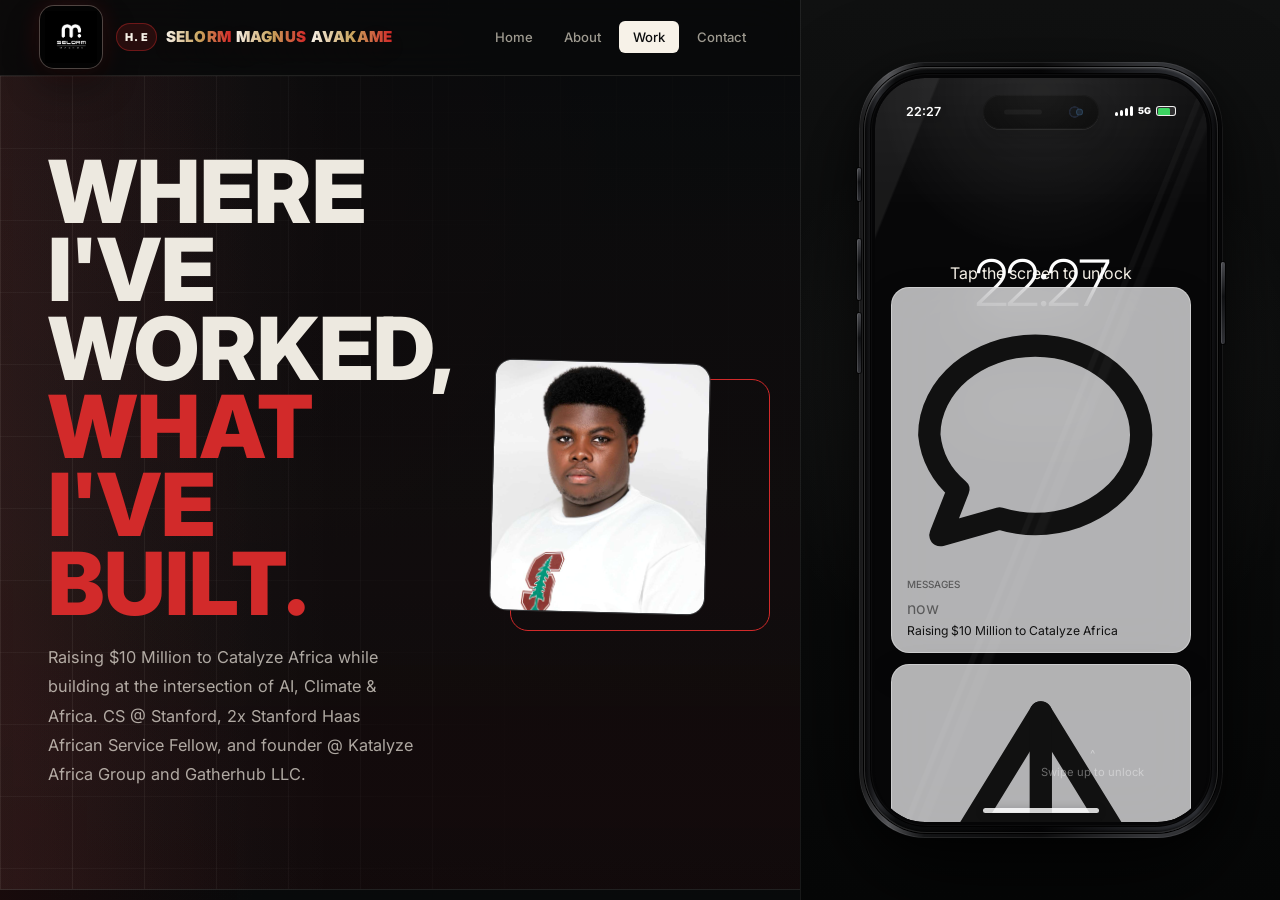
<file: work.html>
<!doctype html>
<html lang="en">
  <head>
    <meta charset="UTF-8" />
    <meta name="viewport" content="width=device-width, initial-scale=1.0" />
    <title>Work | H. E SELORM MAGNUS AVAKAME · Projects & AI/ML</title>
    <link rel="preconnect" href="https://fonts.googleapis.com" />
    <link
      href="https://fonts.googleapis.com/css2?family=Lora:ital,wght@0,400;0,500;0,600;1,400;1,500&family=Inter:wght@300;400;500;600&family=JetBrains+Mono:wght@400;500&display=swap"
      rel="stylesheet"
    />
    <style>
      *,
      *::before,
      *::after {
        box-sizing: border-box;
        margin: 0;
        padding: 0;
      }
      :root {
        --bg: #0b0a0f;
        --bg2: #111018;
        --bg3: #18162080;
        --surface: rgba(255, 255, 255, 0.03);
        --surface2: rgba(255, 255, 255, 0.065);
        --border: rgba(255, 255, 255, 0.07);
        --border2: rgba(255, 255, 255, 0.13);
        --text: #ede9e0;
        --text2: #9e9a90;
        --text3: #5a5750;
        --accent: #8c1515;
        --accent2: #b83a4b;
        --indigo: #8c1515;
        --teal: #4d4f53;
        --r: 0.75rem;
      }
      html {
        scroll-behavior: smooth;
        scrollbar-width: thin;
        scrollbar-color: var(--text3) var(--bg2);
      }
      body {
        background: var(--bg);
        color: var(--text);
        font-family: "Inter", sans-serif;
        overflow-x: hidden;
        line-height: 1.6;
        font-size: 16px;
      }
      body.light {
        --bg: #f7f4ef;
        --bg2: #ede9e0;
        --bg3: #e5e0d5;
        --surface: rgba(0, 0, 0, 0.03);
        --surface2: rgba(0, 0, 0, 0.055);
        --border: rgba(0, 0, 0, 0.07);
        --border2: rgba(0, 0, 0, 0.13);
        --text: #18160f;
        --text2: #5a5750;
        --text3: #a09890;
      }
      .layout {
        display: grid;
        grid-template-columns: 1fr 480px;
        min-height: 100vh;
      }
      .portfolio-side {
        overflow-y: auto;
        height: 100vh;
      }
      .iphone-side {
        position: sticky;
        top: 0;
        height: 100vh;
        display: flex;
        align-items: center;
        justify-content: center;
        background: radial-gradient(
          ellipse 70% 80% at 60% 40%,
          #1a1535 0%,
          var(--bg) 70%
        );
        border-left: 1px solid var(--border);
        overflow: hidden;
        user-select: none;
        isolation: isolate;
      }
      nav {
        position: sticky;
        top: 0;
        z-index: 100;
        backdrop-filter: blur(24px);
        background: rgba(11, 10, 15, 0.75);
        border-bottom: 1px solid var(--border);
        padding: 0 2.5rem;
      }
      body.light nav {
        background: rgba(247, 244, 239, 0.85);
      }

      /* ── NAVBAR INNER: min-height so it can wrap on small screens ── */
      .nav-inner {
        display: flex;
        align-items: center;
        justify-content: space-between;
        min-height: 60px;
        flex-wrap: wrap;
        gap: 0.4rem;
        padding: 0.4rem 0;
      }
      .nav-logo {
        font-family: "Lora", serif;
        font-size: 1.15rem;
        font-weight: 500;
        letter-spacing: 0.01em;
        color: var(--text);
      }
      .nav-logo em {
        color: var(--accent);
        font-style: italic;
      }
      .nav-links {
        display: flex;
        gap: 0.25rem;
        align-items: center;
      }
      .nav-links a {
        color: var(--text2);
        text-decoration: none;
        font-size: 0.82rem;
        font-weight: 500;
        padding: 0.35rem 0.85rem;
        border-radius: 100px;
        transition: all 0.2s;
        cursor: pointer;
        letter-spacing: 0.01em;
      }
      .nav-links a:hover,
      .nav-links a.active {
        color: var(--text);
        background: var(--surface2);
      }
      .nav-right {
        display: flex;
        gap: 0.6rem;
        align-items: center;
      }
      .theme-btn {
        background: var(--surface);
        border: 1px solid var(--border2);
        color: var(--text2);
        border-radius: 100px;
        padding: 0.35rem 0.9rem;
        cursor: pointer;
        font-size: 0.78rem;
        transition: all 0.2s;
      }
      .theme-btn:hover {
        color: var(--text);
      }
      .scroll-progress {
        position: fixed;
        top: 0;
        left: 0;
        height: 2px;
        background: var(--accent);
        z-index: 999;
        transition: width 0.1s;
        pointer-events: none;
      }
      .hero {
        padding: 5rem 2.75rem 4rem;
        position: relative;
        overflow: hidden;
        border-bottom: 1px solid var(--border);
      }
      .hero-inner {
        display: grid;
        grid-template-columns: 1fr auto;
        gap: 2.5rem;
        align-items: center;
      }
      .hero-kicker {
        display: inline-flex;
        align-items: center;
        gap: 0.6rem;
        font-family: "JetBrains Mono", monospace;
        font-size: 0.7rem;
        color: var(--accent);
        letter-spacing: 0.14em;
        text-transform: uppercase;
        margin-bottom: 2rem;
      }
      .hero-kicker::before {
        content: "";
        width: 2rem;
        height: 1px;
        background: var(--accent);
      }
      .hero h1 {
        font-family: "Lora", serif;
        font-size: clamp(2.2rem, 4vw, 3.4rem);
        font-weight: 500;
        line-height: 1.12;
        letter-spacing: -0.02em;
        margin-bottom: 1.25rem;
        color: var(--text);
      }
      .hero h1 em {
        font-style: italic;
        color: var(--accent);
      }
      .hero-body {
        color: var(--text2);
        font-size: 0.95rem;
        max-width: 400px;
        line-height: 1.8;
        margin-bottom: 2rem;
        font-weight: 400;
      }
      .hero-cta {
        display: flex;
        gap: 0.9rem;
        flex-wrap: wrap;
        align-items: center;
      }
      .hero-image-col {
        flex-shrink: 0;
      }
      .profile-image {
        width: 200px;
        height: 200px;
        border-radius: 50%;
        object-fit: cover;
        border: 3px solid var(--accent);
        display: block;
      }
      .btn-primary {
        background: var(--accent);
        color: #0b0a0f;
        border: none;
        padding: 0.7rem 1.6rem;
        border-radius: 100px;
        font-size: 0.85rem;
        font-weight: 600;
        cursor: pointer;
        transition: all 0.22s;
        letter-spacing: 0.02em;
      }
      .btn-primary:hover {
        background: var(--accent2);
        transform: translateY(-1px);
      }
      section {
        padding: 4.5rem 2.75rem;
        border-bottom: 1px solid var(--border);
      }
      .section-label {
        font-family: "JetBrains Mono", monospace;
        font-size: 0.68rem;
        color: var(--accent);
        letter-spacing: 0.14em;
        text-transform: uppercase;
        margin-bottom: 0.9rem;
      }
      .section-title {
        font-family: "Lora", serif;
        font-size: clamp(1.6rem, 2.5vw, 2.1rem);
        font-weight: 500;
        letter-spacing: -0.02em;
        margin-bottom: 2.25rem;
        color: var(--text);
        line-height: 1.25;
      }
      .section-title em {
        font-style: italic;
        color: var(--accent);
      }
      .exp-list {
        display: grid;
        gap: 0;
      }
      .exp-item {
        display: grid;
        grid-template-columns: 120px 1fr;
        gap: 1.5rem;
        padding: 1.5rem 0;
        border-bottom: 1px solid var(--border);
      }
      .exp-item:last-child {
        border-bottom: none;
      }
      .exp-period {
        font-family: "JetBrains Mono", monospace;
        font-size: 0.68rem;
        color: var(--text3);
        padding-top: 0.15rem;
        line-height: 1.6;
      }
      .exp-role {
        font-size: 0.94rem;
        font-weight: 500;
        color: var(--text);
        margin-bottom: 0.2rem;
      }
      .exp-company {
        font-size: 0.8rem;
        color: var(--accent);
        margin-bottom: 0.55rem;
      }
      .exp-desc {
        font-size: 0.82rem;
        color: var(--text2);
        line-height: 1.7;
      }
      .projects-list {
        display: grid;
        gap: 1rem;
      }
      .project-card {
        background: var(--surface);
        border: 1px solid var(--border);
        border-radius: 16px;
        padding: 1.6rem;
        cursor: pointer;
        transition: all 0.22s;
        display: grid;
        grid-template-columns: 1fr auto;
        gap: 0.75rem;
      }
      .project-card:hover {
        border-color: var(--border2);
        transform: translateY(-2px);
        background: var(--surface2);
      }
      .project-type {
        font-family: "JetBrains Mono", monospace;
        font-size: 0.67rem;
        color: var(--accent);
        background: rgba(201, 169, 110, 0.1);
        border: 1px solid rgba(201, 169, 110, 0.18);
        border-radius: 100px;
        padding: 0.22rem 0.65rem;
        white-space: nowrap;
        align-self: start;
      }
      .project-name {
        font-family: "Lora", serif;
        font-size: 1.05rem;
        font-weight: 500;
        color: var(--text);
        margin-bottom: 0.45rem;
      }
      .project-desc {
        font-size: 0.84rem;
        color: var(--text2);
        line-height: 1.7;
        margin-bottom: 0.85rem;
      }
      .project-tags {
        display: flex;
        flex-wrap: wrap;
        gap: 0.4rem;
      }
      .tag {
        font-size: 0.7rem;
        color: var(--text3);
        background: var(--bg3);
        border: 1px solid var(--border);
        border-radius: 4px;
        padding: 0.18rem 0.55rem;
      }
      .skills-cols {
        display: grid;
        grid-template-columns: 1fr 1fr;
        gap: 1.1rem;
      }
      .skill-group {
        background: var(--surface);
        border: 1px solid var(--border);
        border-radius: 14px;
        padding: 1.3rem;
      }
      .skill-group-name {
        font-size: 0.68rem;
        font-weight: 600;
        text-transform: uppercase;
        letter-spacing: 0.1em;
        color: var(--text3);
        margin-bottom: 0.9rem;
      }
      .skill-pills {
        display: flex;
        flex-wrap: wrap;
        gap: 0.4rem;
      }
      .pill {
        background: var(--surface2);
        border: 1px solid var(--border);
        border-radius: 100px;
        padding: 0.28rem 0.75rem;
        font-size: 0.76rem;
        color: var(--text2);
        transition: all 0.18s;
        cursor: default;
      }
      .pill:hover {
        border-color: var(--accent);
        color: var(--accent);
      }
      footer {
        border-top: 1px solid var(--border);
        padding: 1.75rem 2.75rem;
        display: flex;
        justify-content: space-between;
        align-items: center;
      }
      footer p {
        font-size: 0.76rem;
        color: var(--text3);
      }
      .social-row {
        display: flex;
        gap: 0.4rem;
      }
      .soc {
        width: 32px;
        height: 32px;
        border-radius: 7px;
        background: var(--surface);
        border: 1px solid var(--border);
        display: flex;
        align-items: center;
        justify-content: center;
        color: var(--text2);
        text-decoration: none;
        font-size: 0.72rem;
        font-weight: 600;
        transition: all 0.18s;
      }
      .soc:hover {
        border-color: var(--accent);
        color: var(--accent);
      }
      .iphone-aura {
        position: absolute;
        inset: -30px;
        border-radius: 80px;
        background: radial-gradient(
          ellipse at center,
          rgba(91, 95, 214, 0.12) 0%,
          transparent 65%
        );
        animation: aura 5s ease-in-out infinite alternate;
        pointer-events: none;
      }
      @keyframes aura {
        to {
          opacity: 0.6;
        }
      }
      .iphone-wrap {
        position: relative;
        width: 320px;
        height: 680px;
        filter: drop-shadow(0 40px 70px rgba(0, 0, 0, 0.75));
        z-index: 1;
      }
      .iphone-frame {
        position: absolute;
        inset: 0;
        border-radius: 52px;
        background: linear-gradient(
          145deg,
          #3f3f41 0%,
          #2c2c2e 35%,
          #1c1c1e 70%,
          #2a2a2c 100%
        );
        box-shadow:
          inset 0 0 0 1px rgba(255, 255, 255, 0.14),
          inset 0 1px 0 rgba(255, 255, 255, 0.22),
          0 0 0 0.5px #000;
      }
      .iphone-screen {
        position: absolute;
        top: 7px;
        left: 7px;
        right: 7px;
        bottom: 7px;
        border-radius: 45px;
        overflow: hidden;
        background: #000;
        isolation: isolate;
        overscroll-behavior: contain;
        touch-action: none;
      }
      .iphone-screen-inner {
        position: absolute;
        inset: 0;
        overscroll-behavior: contain;
      }
      .phone-btn-l {
        position: absolute;
        left: -4px;
        background: #2c2c2e;
        width: 4px;
        border-radius: 2px 0 0 2px;
      }
      .phone-btn-r {
        position: absolute;
        right: -4px;
        background: #2c2c2e;
        width: 4px;
        border-radius: 0 2px 2px 0;
      }
      .vol-up {
        top: 115px;
        height: 40px;
      }
      .vol-dn {
        top: 168px;
        height: 40px;
      }
      .mute {
        top: 92px;
        height: 28px;
      }
      .power {
        top: 150px;
        height: 62px;
      }
      .camera-bump {
        position: absolute;
        top: 13px;
        right: 13px;
        width: 60px;
        height: 60px;
        background: linear-gradient(145deg, #3a3a3c, #2c2c2e);
        border-radius: 16px;
        border: 1px solid rgba(255, 255, 255, 0.08);
        display: flex;
        align-items: center;
        justify-content: center;
      }
      .cam-lenses {
        display: grid;
        grid-template-columns: 1fr 1fr;
        gap: 3px;
        padding: 4px;
      }
      .cam-lens {
        width: 13px;
        height: 13px;
        border-radius: 50%;
        background: #1a1a1c;
        border: 1px solid rgba(255, 255, 255, 0.1);
        box-shadow: inset 0 0 5px rgba(91, 95, 214, 0.2);
      }
      .cam-lens.small {
        width: 9px;
        height: 9px;
        background: #111;
        margin-top: 4px;
      }
      .cam-flash {
        position: absolute;
        bottom: 10px;
        right: 10px;
        width: 6px;
        height: 6px;
        border-radius: 50%;
        background: #c9a96e;
        box-shadow: 0 0 5px rgba(201, 169, 110, 0.5);
      }
      .dynamic-island {
        position: absolute;
        top: 12px;
        left: 50%;
        transform: translateX(-50%);
        width: 90px;
        height: 28px;
        background: #000;
        border-radius: 20px;
        z-index: 50;
        transition: all 0.4s cubic-bezier(0.34, 1.56, 0.64, 1);
        cursor: pointer;
      }
      .dynamic-island.expanded {
        width: 220px;
        height: 72px;
        top: 8px;
      }
      .di-content {
        display: none;
        align-items: center;
        justify-content: space-between;
        padding: 0.45rem 0.85rem;
        height: 100%;
      }
      .dynamic-island.expanded .di-content {
        display: flex;
      }
      .di-music {
        font-size: 0.6rem;
        color: rgba(255, 255, 255, 0.7);
      }
      .di-music strong {
        display: block;
        color: #fff;
        font-size: 0.65rem;
        margin-bottom: 0.1rem;
      }
      .di-bars {
        display: flex;
        gap: 2px;
        align-items: flex-end;
        height: 16px;
      }
      .di-bar {
        width: 3px;
        background: #c9a96e;
        border-radius: 2px;
        animation: dibar 1s ease-in-out infinite alternate;
      }
      .di-bar:nth-child(2) {
        animation-delay: 0.2s;
        height: 60%;
      }
      .di-bar:nth-child(3) {
        animation-delay: 0.4s;
        height: 100%;
      }
      .di-bar:nth-child(1) {
        height: 40%;
      }
      @keyframes dibar {
        to {
          transform: scaleY(1.8);
        }
      }
      .di-cover {
        width: 36px;
        height: 36px;
        border-radius: 8px;
        flex-shrink: 0;
        display: flex;
        align-items: center;
        justify-content: center;
        font-size: 1.1rem;
      }
      .status-bar {
        position: absolute;
        top: 0;
        left: 0;
        right: 0;
        height: 50px;
        z-index: 40;
        display: flex;
        align-items: center;
        justify-content: space-between;
        padding: 0 1.2rem 0 0.9rem;
      }
      .status-time {
        font-size: 0.78rem;
        font-weight: 600;
        color: #fff;
        margin-top: 2px;
      }
      .status-icons {
        display: flex;
        align-items: center;
        gap: 0.35rem;
        margin-top: 2px;
      }
      .signal-bars {
        display: flex;
        gap: 1.5px;
        align-items: flex-end;
        height: 10px;
      }
      .signal-bar {
        width: 2.5px;
        background: #fff;
        border-radius: 1px;
      }
      .signal-bar:nth-child(1) {
        height: 40%;
      }
      .signal-bar:nth-child(2) {
        height: 65%;
      }
      .signal-bar:nth-child(3) {
        height: 85%;
      }
      .signal-bar:nth-child(4) {
        height: 100%;
      }
      .battery {
        display: flex;
        align-items: center;
        gap: 1px;
      }
      .battery-body {
        width: 20px;
        height: 10px;
        border: 1.5px solid rgba(255, 255, 255, 0.6);
        border-radius: 3px;
        position: relative;
        overflow: hidden;
      }
      .battery-fill {
        position: absolute;
        top: 1px;
        left: 1px;
        bottom: 1px;
        width: 80%;
        background: #fff;
        border-radius: 1px;
      }
      .battery-tip {
        width: 2px;
        height: 5px;
        background: rgba(255, 255, 255, 0.4);
        border-radius: 0 1px 1px 0;
      }
      .scroll-pill {
        position: absolute;
        bottom: 10px;
        left: 50%;
        transform: translateX(-50%);
        width: 90px;
        height: 4px;
        background: rgba(255, 255, 255, 0.28);
        border-radius: 3px;
        z-index: 50;
      }
      #lock-screen {
        background: linear-gradient(
          160deg,
          #0a0a2e 0%,
          #1a0a3e 40%,
          #0d1b3e 100%
        );
        display: flex;
        flex-direction: column;
        align-items: center;
        justify-content: flex-start;
        padding-top: 60px;
        cursor: pointer;
      }
      .lock-bg-orb {
        position: absolute;
        width: 200px;
        height: 200px;
        border-radius: 50%;
        background: radial-gradient(
          circle,
          rgba(91, 95, 214, 0.28) 0%,
          transparent 70%
        );
        top: 28%;
        left: 50%;
        transform: translateX(-50%);
        pointer-events: none;
      }
      .lock-time {
        font-size: 4rem;
        font-weight: 200;
        color: #fff;
        letter-spacing: -0.04em;
        line-height: 1;
        margin-bottom: 0.3rem;
        position: relative;
        z-index: 1;
        font-family: "Lora", serif;
      }
      .lock-date {
        font-size: 0.82rem;
        color: rgba(255, 255, 255, 0.65);
        position: relative;
        z-index: 1;
        margin-bottom: 2rem;
      }
      .lock-notif {
        background: rgba(255, 255, 255, 0.11);
        backdrop-filter: blur(20px);
        border: 1px solid rgba(255, 255, 255, 0.14);
        border-radius: 16px;
        padding: 0.85rem 0.95rem;
        margin: 0 1rem 0.7rem;
        width: calc(100% - 2rem);
        position: relative;
        z-index: 1;
      }
      .notif-app {
        font-size: 0.62rem;
        color: rgba(255, 255, 255, 0.55);
        margin-bottom: 0.22rem;
        font-weight: 500;
      }
      .notif-text {
        font-size: 0.76rem;
        color: rgba(255, 255, 255, 0.88);
        line-height: 1.4;
      }
      .faceid-ring {
        width: 46px;
        height: 46px;
        border-radius: 50%;
        border: 2px solid rgba(255, 255, 255, 0.28);
        display: flex;
        align-items: center;
        justify-content: center;
        margin: 0 auto 1.4rem;
        animation: faceid 3s ease-in-out infinite;
        position: relative;
        z-index: 1;
      }
      @keyframes faceid {
        0%,
        100% {
          border-color: rgba(255, 255, 255, 0.2);
          box-shadow: none;
        }
        50% {
          border-color: rgba(201, 169, 110, 0.8);
          box-shadow: 0 0 16px rgba(201, 169, 110, 0.35);
        }
      }
      .swipe-hint {
        position: absolute;
        bottom: 2.5rem;
        left: 50%;
        transform: translateX(-50%);
        text-align: center;
        color: rgba(255, 255, 255, 0.38);
        font-size: 0.7rem;
        z-index: 1;
        pointer-events: none;
      }
      .swipe-arrow {
        display: block;
        animation: swipeup 2s ease-in-out infinite;
      }
      @keyframes swipeup {
        0%,
        100% {
          transform: translateY(0);
          opacity: 0.38;
        }
        50% {
          transform: translateY(-9px);
          opacity: 0.8;
        }
      }
      #home-screen {
        background: linear-gradient(
          160deg,
          #0d0d2e 0%,
          #1a0d3d 50%,
          #0a1528 100%
        );
        display: none;
        flex-direction: column;
        overflow: hidden;
      }
      .home-wallpaper-orb {
        position: absolute;
        width: 260px;
        height: 260px;
        border-radius: 50%;
        background: radial-gradient(
          circle,
          rgba(79, 70, 229, 0.22) 0%,
          transparent 70%
        );
        top: 13%;
        left: 50%;
        transform: translateX(-50%);
        pointer-events: none;
      }
      .home-wallpaper-orb2 {
        position: absolute;
        width: 150px;
        height: 150px;
        border-radius: 50%;
        background: radial-gradient(
          circle,
          rgba(44, 196, 168, 0.13) 0%,
          transparent 70%
        );
        bottom: 22%;
        right: 8%;
        pointer-events: none;
      }
      .home-grid {
        padding: 54px 14px 8px;
        display: grid;
        grid-template-columns: repeat(4, 1fr);
        gap: 11px;
        flex: 1;
        position: relative;
        z-index: 5;
        align-content: start;
      }
      .app-icon {
        display: flex;
        flex-direction: column;
        align-items: center;
        gap: 5px;
        cursor: pointer;
        transition: transform 0.15s;
        -webkit-tap-highlight-color: transparent;
        user-select: none;
      }
      .app-icon:active {
        transform: scale(0.86);
      }
      .app-icon-img {
        width: 48px;
        height: 48px;
        border-radius: 12px;
        display: flex;
        align-items: center;
        justify-content: center;
        box-shadow: 0 4px 14px rgba(0, 0, 0, 0.45);
        position: relative;
        overflow: hidden;
      }
      .app-icon-img svg {
        width: 26px;
        height: 26px;
        fill: none;
        stroke: #fff;
        stroke-width: 1.8;
        stroke-linecap: round;
        stroke-linejoin: round;
      }
      .app-label {
        font-size: 0.58rem;
        color: rgba(255, 255, 255, 0.83);
        font-weight: 500;
        text-align: center;
        text-shadow: 0 1px 3px rgba(0, 0, 0, 0.6);
      }
      .app-badge {
        position: absolute;
        top: -3px;
        right: -3px;
        background: #ff3b30;
        color: #fff;
        font-size: 0.44rem;
        font-weight: 700;
        padding: 1px 4px;
        border-radius: 10px;
        border: 1.5px solid #000;
        min-width: 14px;
        text-align: center;
      }
      .dock {
        position: absolute;
        bottom: 16px;
        left: 14px;
        right: 14px;
        background: rgba(255, 255, 255, 0.11);
        backdrop-filter: blur(22px);
        border: 1px solid rgba(255, 255, 255, 0.14);
        border-radius: 20px;
        padding: 11px;
        display: grid;
        grid-template-columns: repeat(4, 1fr);
        gap: 8px;
        z-index: 10;
      }
      .widget-row {
        padding: 0 14px 12px;
        display: flex;
        gap: 9px;
        position: relative;
        z-index: 5;
      }
      .widget {
        background: rgba(255, 255, 255, 0.09);
        backdrop-filter: blur(15px);
        border: 1px solid rgba(255, 255, 255, 0.09);
        border-radius: 14px;
        flex: 1;
        padding: 0.6rem;
        overflow: hidden;
      }
      .widget-title {
        font-size: 0.54rem;
        color: rgba(255, 255, 255, 0.48);
        text-transform: uppercase;
        letter-spacing: 0.08em;
        margin-bottom: 0.25rem;
      }
      .widget-val {
        font-size: 1.2rem;
        font-weight: 700;
        color: #fff;
      }
      .widget-sub {
        font-size: 0.5rem;
        color: rgba(255, 255, 255, 0.42);
        margin-top: 0.1rem;
      }
      #app-screen {
        position: absolute;
        inset: 0;
        background: #f2f2f7;
        display: none;
        flex-direction: column;
        z-index: 20;
        border-radius: 45px;
        overflow: hidden;
        opacity: 0;
        transform: scale(0.85);
      }
      #app-screen.visible {
        display: flex;
      }
      .app-header {
        padding: 52px 0.95rem 0.95rem;
        display: flex;
        align-items: center;
        justify-content: space-between;
        flex-shrink: 0;
      }
      .app-header-title {
        font-size: 0.95rem;
        font-weight: 700;
        color: #fff;
        letter-spacing: -0.01em;
      }
      .app-close {
        background: rgba(255, 255, 255, 0.2);
        border: none;
        color: #fff;
        width: 28px;
        height: 28px;
        border-radius: 50%;
        display: flex;
        align-items: center;
        justify-content: center;
        cursor: pointer;
        font-size: 0.9rem;
        line-height: 1;
        flex-shrink: 0;
      }
      .app-body {
        flex: 1;
        overflow-y: scroll;
        -webkit-overflow-scrolling: touch;
        padding: 0.85rem;
        background: #f2f2f7;
        overscroll-behavior: contain;
      }
      .app-body::-webkit-scrollbar {
        width: 0;
      }
      .phone-toast {
        position: absolute;
        top: 60px;
        left: 11px;
        right: 11px;
        background: rgba(28, 28, 30, 0.92);
        backdrop-filter: blur(22px);
        border: 1px solid rgba(255, 255, 255, 0.1);
        border-radius: 14px;
        padding: 0.7rem 0.95rem;
        z-index: 80;
        display: none;
        animation: toastin 0.3s ease;
      }
      .phone-toast.show {
        display: flex;
        align-items: center;
        gap: 0.55rem;
      }
      @keyframes toastin {
        from {
          transform: translateY(-10px);
          opacity: 0;
        }
        to {
          transform: translateY(0);
          opacity: 1;
        }
      }
      .toast-icon {
        flex-shrink: 0;
      }
      .toast-text {
        font-size: 0.74rem;
        color: #fff;
        line-height: 1.3;
      }
      .toast-title {
        font-weight: 600;
        font-size: 0.76rem;
      }
      #control-center {
        position: absolute;
        inset: 0;
        background: rgba(0, 0, 0, 0.5);
        backdrop-filter: blur(32px);
        z-index: 60;
        display: none;
        padding: 58px 11px 18px;
        flex-direction: column;
        gap: 9px;
      }
      #control-center.visible {
        display: flex;
      }
      .cc-row {
        display: grid;
        grid-template-columns: 1fr 1fr;
        gap: 9px;
      }
      .cc-tile {
        background: rgba(255, 255, 255, 0.14);
        border-radius: 14px;
        padding: 0.8rem;
        display: flex;
        align-items: center;
        gap: 0.55rem;
        cursor: pointer;
        transition: background 0.15s;
      }
      .cc-tile:active {
        background: rgba(255, 255, 255, 0.25);
      }
      .cc-tile.wide {
        grid-column: span 2;
        justify-content: space-between;
      }
      .cc-tile-label {
        font-size: 0.7rem;
        color: #fff;
        font-weight: 500;
      }
      .cc-close {
        align-self: center;
        background: rgba(255, 255, 255, 0.14);
        border: none;
        color: #fff;
        width: 36px;
        height: 36px;
        border-radius: 50%;
        font-size: 0.9rem;
        cursor: pointer;
        margin-top: auto;
      }

      /* ── RESPONSIVE ── */
      @media (max-width: 960px) {
        .layout {
          grid-template-columns: 1fr;
          grid-template-rows: auto auto;
        }
        .portfolio-side {
          height: auto;
          overflow-y: visible;
        }
        .iphone-side {
          display: flex;
          position: relative;
          height: auto;
          padding: 2.5rem 1rem 2rem;
          border-left: none;
          border-top: 1px solid var(--border);
          background: radial-gradient(
            ellipse 80% 80% at 50% 50%,
            #1a1535 0%,
            var(--bg) 80%
          );
          order: 2;
        }
        .iphone-wrap {
          width: 280px;
          height: 600px;
          transform: scale(1);
        }
        .portfolio-side {
          order: 1;
        }
        .hero-inner {
          grid-template-columns: 1fr;
          text-align: center;
        }
        .hero-image-col {
          display: flex;
          justify-content: center;
        }
        .profile-image {
          width: 150px;
          height: 150px;
        }
        .hero-cta {
          justify-content: center;
        }
        .hero-body {
          max-width: 100%;
        }
        .hero h1 {
          font-size: clamp(1.9rem, 6vw, 2.8rem);
        }
        section {
          padding: 3rem 1.5rem;
        }
        .hero {
          padding: 3.5rem 1.5rem 3rem;
        }
        nav {
          padding: 0 1.5rem;
        }
        footer {
          padding: 1.5rem;
        }
      }

      /* ── MOBILE NAV: show all links, wrap to second row ── */
      @media (max-width: 480px) {
        nav {
          padding: 0 1rem;
        }
        .nav-inner {
          flex-wrap: wrap;
          min-height: auto;
          padding: 0.5rem 0;
          gap: 0.3rem;
        }
        .nav-logo {
          font-size: 1rem;
        }
        .nav-links {
          order: 3;
          width: 100%;
          justify-content: center;
          flex-wrap: wrap;
          padding-bottom: 0.35rem;
        }
        .nav-links a {
          font-size: 0.76rem;
          padding: 0.3rem 0.65rem;
        }
        .iphone-wrap {
          width: 260px;
          height: 560px;
        }
      }
    </style>
    <link rel="icon" href="images/logo.jpeg" type="image/jpeg" />
    <link rel="stylesheet" href="css/explosive.css" />
    <link rel="stylesheet" href="css/studio.css?v=iphone-polish9" />
  </head>
  <body>
    <div class="scroll-progress" id="scrollProgress"></div>
    <div class="layout">
      <div class="portfolio-side" id="portfolioSide">
        <nav>
          <div class="nav-inner">
            <div class="nav-logo">
              <span class="brand-logo" aria-hidden="true">
                <img class="brand-logo-img" data-asset="logo" src="images/logo.jpeg" alt="" onerror="this.hidden=true;this.nextElementSibling.hidden=false" />
                <span class="brand-logo-fallback" hidden>SM</span>
              </span>
              H. E <em>SELORM MAGNUS AVAKAME</em>
            </div>
            <div class="nav-links">
              <a href="index.html">Home</a>
              <a href="about.html">About</a>
              <a href="work.html" class="active">Work</a>
              <a href="contact.html">Contact</a>
            </div>
          </div>
        </nav>

        <section class="hero" id="hero">
          <div class="hero-inner">
            <div class="hero-text">
              <!-- <div class="hero-kicker">Experience & Projects</div> -->
              <h1>Where I've worked,<br /><em>what I've built.</em></h1>
              <p class="hero-body">
                Raising $10 Million to Catalyze Africa while building at the
                intersection of AI, Climate & Africa. CS @ Stanford, 2x Stanford
                Haas African Service Fellow, and founder @ Katalyze Africa Group
                and Gatherhub LLC.
              </p>
            </div>
            <div class="hero-image-col">
              <img
                class="profile-image profile-photo"
                data-asset="portrait"
                src="images/selorm.jpeg"
                alt="H. E SELORM MAGNUS AVAKAME"
                onerror="this.hidden=true;this.nextElementSibling.hidden=false"
              />
              <div
                class="profile-image profile-mark"
                role="img"
                aria-label="H. E SELORM MAGNUS AVAKAME"
                hidden
              >
                SM
              </div>
            </div>
          </div>
        </section>

        <section id="experience-full">
          <div class="section-label">Experience</div>
          <h2 class="section-title">Where I've worked <em>&amp; learned.</em></h2>
          <div class="exp-list">
            <div class="exp-item">
              <div class="exp-period">Summer 2026</div>
              <div>
                <div class="exp-role">AI/ML Intern</div>
                <div class="exp-company">American Tractor Company (first-ever intern)</div>
                <div class="exp-desc">
                  Working on AgFM-1, the world's first multimodal AI foundation
                  model trained exclusively on agricultural data (soil
                  chemistry, crop phenology, weather systems, equipment
                  telemetry, satellite imagery). Exploring few-shot adaptation
                  to non-US smallholder contexts and edge inference optimization
                  for on-tractor compute.
                </div>
              </div>
            </div>
            <div class="exp-item">
              <div class="exp-period">2025 — Present</div>
              <div>
                <div class="exp-role">IPCC Youth Delegate</div>
                <div class="exp-company">Intergovernmental Panel on Climate Change, United Nations</div>
                <div class="exp-desc">
                  Selected as 1 of 8 Ghanaian youth delegates (from 400+
                  finalists) to the IPCC outreach event reviewing the Special
                  Reports on Global Warming of 1.5°C and its implications for
                  Africa. Analyzed report sections and participated in delegate
                  panels. Coverage remains publicly available on YouTube.
                </div>
              </div>
            </div>
            <div class="exp-item">
              <div class="exp-period">2025 — Present</div>
              <div>
                <div class="exp-role">Product Match Fellow</div>
                <div class="exp-company">Stanford Product Pathways</div>
                <div class="exp-desc">
                  Selected for competitive summer program pairing Stanford
                  students with project founders. Programming with senior
                  product leaders including Uber CPO Sachin Kansal, Google's
                  Raiza Martin, OpenAI Chairman Bret Taylor, and SVP of Product
                  at Disney.
                </div>
              </div>
            </div>
            <div class="exp-item">
              <div class="exp-period">2024 — Present</div>
              <div>
                <div class="exp-role">Founder</div>
                <div class="exp-company">Katalyze Africa Group</div>
                <div class="exp-desc">
                  Building an early-stage accelerator for student-led startups
                  solving African problems, with chapters at universities across
                  the continent. Designing founder onboarding, mentorship
                  pairing, and a flagship pitch &amp; demo day with venture
                  capitalists as the end-stage outcome. Sector-agnostic:
                  climate, fintech, healthtech, agtech, edtech, and beyond.
                </div>
              </div>
            </div>
            <div class="exp-item">
              <div class="exp-period">2025, 2026</div>
              <div>
                <div class="exp-role">African Service Fellow (2x)</div>
                <div class="exp-company">Stanford Haas Center for Public Service</div>
                <div class="exp-desc">
                  Awarded a combined ~$20,000 in grant funding across two summer
                  fellowships. Committed 35–40 hours/week for nine consecutive
                  weeks with community partner organizations addressing social
                  and economic issues across Africa. Completed program
                  orientation, ethics workshops, and submitted final reports
                  tied to academic learning.
                </div>
              </div>
            </div>
            <div class="exp-item">
              <div class="exp-period">2024 — 2025</div>
              <div>
                <div class="exp-role">iOS Engineer (Co-builder)</div>
                <div class="exp-company">Digits Agency · Drop It Off</div>
                <div class="exp-desc">
                  Co-built and shipped "Drop It Off," a logistics iOS app.
                  Reached 4.8-star rating with 1,000+ downloads on the App
                  Store. Took product from MVP through public launch, including
                  Firebase backend, auth, and live data sync.
                </div>
              </div>
            </div>
            <div class="exp-item">
              <div class="exp-period">2024 — 2025</div>
              <div>
                <div class="exp-role">SAT Academic Coach</div>
                <div class="exp-company">SAT Practice Squad</div>
                <div class="exp-desc">
                  Provided free 1:1 SAT math tutoring and college counseling to
                  under-resourced US high school students through SPS's
                  volunteer platform. 19 students scored 1490+ in their June SAT
                  administration. Supported students through the college
                  application process and helped demystify the US admissions
                  system for first-gen applicants.
                </div>
              </div>
            </div>
            <div class="exp-item">
              <div class="exp-period">2023 — 2024</div>
              <div>
                <div class="exp-role">Co-Project Lead &amp; Organizer</div>
                <div class="exp-company">Madina Garden Project, Accra</div>
                <div class="exp-desc">
                  Co-led a community garden project growing free fruits and
                  vegetables to feed under-resourced children in the Madina area
                  of Accra. Partnered with a foundation to distribute fresh
                  produce to 12 orphanages weekly. Fed over 100 children per
                  week at peak operation. Gave volunteers shared ownership of
                  garden sections to build long-term sustainability.
                </div>
              </div>
            </div>
            <div class="exp-item">
              <div class="exp-period">2022 — 2023</div>
              <div>
                <div class="exp-role">Volunteer Builder</div>
                <div class="exp-company">Mckingtorch Africa</div>
                <div class="exp-desc">
                  Helped construct Africa's first upcycled bus shelter — covered
                  by BBC Africa. Collected and processed 3.5 metric tons of
                  waste (flip-flops, plastic gallons, car tires). Contributed to
                  a solar-powered, fully functional shelter in Dzorwulu. Project
                  coincided with the lowest monthly cholera and malaria case
                  counts recorded in the area. Received the Young Green
                  Visionary Award (district level) for environmental
                  stewardship.
                </div>
              </div>
            </div>
            <div class="exp-item">
              <div class="exp-period">2022</div>
              <div>
                <div class="exp-role">Research Contributor</div>
                <div class="exp-company">Ghana Education Service</div>
                <div class="exp-desc">
                  Conducted research on brain-friendly teaching materials and
                  the cognitive design of classroom instruction in Ghanaian
                  public schools. Investigated how cognitive load, visual
                  design, and material presentation affect learning outcomes.
                  Presented findings at the Ghana Education Service Annual
                  Summit. Helped translate academic research into practical
                  recommendations for classroom teachers.
                </div>
              </div>
            </div>
          </div>
        </section>

        <section id="projects-full">
          <div class="section-label">Projects</div>
          <h2 class="section-title">Things I've <em>built.</em></h2>
          <div class="projects-list">
            <div class="project-card">
              <div>
                <div class="project-name">Drop It Off — iOS Logistics App</div>
                <div class="project-desc">
                  Swift · Firebase · 4.8★ · 1K+ downloads. Production iOS app
                  co-built at Digits Agency. Shipped to the App Store with
                  backend, auth, and live data layer. The first thing I built
                  that real users depend on.
                </div>
                <div class="project-tags">
                  <span class="tag">Swift</span><span class="tag">Firebase</span><span class="tag">iOS</span>
                </div>
              </div>
              <div class="project-type">Shipped</div>
            </div>
            <div class="project-card">
              <div>
                <div class="project-name">CS124 AI Booking Agent — Movie Recommendation &amp; Ticket Booking</div>
                <div class="project-desc">
                  Python · DSPy · ReAct pattern. Built an AI agent that
                  recommends movies and books tickets through tool use. Wrote
                  the system prompt, implemented the book_ticket tool, and
                  reflected in writing on agent autonomy and failure modes.
                </div>
                <div class="project-tags">
                  <span class="tag">Python</span><span class="tag">DSPy</span><span class="tag">AI Agents</span>
                </div>
              </div>
              <div class="project-type">Course Project</div>
            </div>
            <div class="project-card">
              <div>
                <div class="project-name">Safe Circle — Flutter Safety App</div>
                <div class="project-desc">
                  Dart · Flutter · C++ · 1st place, Academic City College
                  Hackathon 2023. A safety app built for a national hackathon.
                  Won first place.
                </div>
                <div class="project-tags">
                  <span class="tag">Flutter</span><span class="tag">Dart</span><span class="tag">Hackathon</span>
                </div>
              </div>
              <div class="project-type">1st Place</div>
            </div>
            <div class="project-card">
              <div>
                <div class="project-name">TimeSand — Chrome Extension</div>
                <div class="project-desc">
                  JavaScript. A browser extension that tracks time spent on websites.
                </div>
                <div class="project-tags">
                  <span class="tag">JavaScript</span><span class="tag">Chrome API</span>
                </div>
              </div>
              <div class="project-type">Tool</div>
            </div>
            <div class="project-card">
              <div>
                <div class="project-name">SymSys 1 Project — Dog Behavior Analysis</div>
                <div class="project-desc">
                  Project analyzing a dog performing learned behaviors. Covered
                  goal analysis, functional decomposition, Bayesian vs.
                  heuristic reasoning, and parallels to machine learning.
                </div>
                <div class="project-tags">
                  <span class="tag">Cognitive Science</span><span class="tag">AI</span>
                </div>
              </div>
              <div class="project-type">Research</div>
            </div>
          </div>
        </section>

        <section id="writing">
          <div class="section-label">Writing &amp; Research</div>
          <h2 class="section-title">What I've <em>written.</em></h2>
          <div class="projects-list">
            <div class="project-card">
              <div>
                <div class="project-name">Football Twitter's Binary Dialect</div>
                <div class="project-desc">
                  PWR 2JJA Research-Based Argument (Stanford, Spring 2026). A
                  research paper applying the weak Sapir-Whorf hypothesis to
                  football fandom on X. Argues that platform-engineered
                  vocabulary shapes what fans can think about the sport. Uses
                  Bukayo Saka's Euro 2020 penalty miss as the primary case and
                  Harry Maguire as the racial-variable contrast case. Draws on
                  nine academic sources spanning linguistics, platform studies,
                  and social psychology.
                </div>
                <div class="project-tags">
                  <span class="tag">Linguistics</span><span class="tag">Platform Studies</span><span class="tag">Social Psychology</span>
                </div>
              </div>
              <div class="project-type">Paper</div>
            </div>
            <div class="project-card">
              <div>
                <div class="project-name">Autism Spectrum Disorder in TV</div>
                <div class="project-desc">
                  Research and poster presentation analyzing portrayals of
                  autism spectrum disorder in "Young Sheldon" and "Atypical."
                </div>
                <div class="project-tags">
                  <span class="tag">Psychology</span><span class="tag">Media Studies</span>
                </div>
              </div>
              <div class="project-type">Poster</div>
            </div>
            <div class="project-card">
              <div>
                <div class="project-name">Brain-Friendly Teaching Materials</div>
                <div class="project-desc">
                  Research presented at the Ghana Education Service Annual
                  Summit on cognitive load, visual design, and material
                  presentation affecting learning outcomes in Ghanaian public
                  schools.
                </div>
                <div class="project-tags">
                  <span class="tag">Education</span><span class="tag">Cognitive Science</span>
                </div>
              </div>
              <div class="project-type">Summit Presentation</div>
            </div>
          </div>
        </section>

        <section id="skills-full">
          <div class="section-label">Technical Skills</div>
          <h2 class="section-title">Tools I use <em>daily.</em></h2>
          <div class="skills-cols">
            <div class="skill-group">
              <div class="skill-group-name">Languages</div>
              <div class="skill-pills">
                <span class="pill">Python</span><span class="pill">Swift</span><span class="pill">C</span><span class="pill">JavaScript</span><span class="pill">Java</span><span class="pill">OCaml</span><span class="pill">Dart</span><span class="pill">SQL</span>
              </div>
            </div>
            <div class="skill-group">
              <div class="skill-group-name">Frameworks &amp; Libraries</div>
              <div class="skill-pills">
                <span class="pill">React</span><span class="pill">Flutter</span><span class="pill">DSPy</span><span class="pill">PyTorch</span><span class="pill">TensorFlow</span><span class="pill">Node.js</span>
              </div>
            </div>
            <div class="skill-group">
              <div class="skill-group-name">Tools &amp; Platforms</div>
              <div class="skill-pills">
                <span class="pill">Firebase</span><span class="pill">Git</span><span class="pill">Unix</span><span class="pill">Xcode</span><span class="pill">Google One AI Pro</span><span class="pill">NeetCode</span>
              </div>
            </div>
            <div class="skill-group">
              <div class="skill-group-name">Domains</div>
              <div class="skill-pills">
                <span class="pill">Mobile dev (iOS native, Flutter)</span><span class="pill">Full-stack web</span><span class="pill">AI agents &amp; tool use</span><span class="pill">Systems programming in C</span><span class="pill">Linear algebra &amp; multivariable calculus</span>
              </div>
            </div>
          </div>
        </section>

        <footer>
          <p>© 2025 H. E SELORM MAGNUS AVAKAME — Stanford, CA</p>
          <div class="social-row">
            <a href="https://github.com/smagnusavakame" class="soc" target="_blank" rel="noreferrer">GH</a>
            <a href="https://www.linkedin.com/in/selavamag/?isSelfProfile=false" class="soc" target="_blank" rel="noreferrer">LI</a>
            <a href="mailto:smagnus1@stanford.edu" class="soc">EM</a>
          </div>
        </footer>
      </div>

      <!-- IPHONE SIDE — untouched -->
      <div class="iphone-side">
        <div class="iphone-aura"></div>
        <div class="iphone-wrap" id="iphoneWrap">
          <div class="phone-btn-l mute"></div>
          <div class="phone-btn-l vol-up"></div>
          <div class="phone-btn-l vol-dn"></div>
          <div class="phone-btn-r power"></div>
          <div class="iphone-frame">
            <div class="camera-bump">
              <div class="cam-lenses">
                <div class="cam-lens"></div>
                <div class="cam-lens"></div>
                <div class="cam-lens small"></div>
              </div>
              <div class="cam-flash"></div>
            </div>
          </div>
          <div class="iphone-screen" id="iphoneScreen">
            <div class="dynamic-island" id="dynamicIsland">
              <div class="di-content">
                <div
                  class="di-cover"
                  style="background: linear-gradient(135deg, #5b5fd6, #4f46e5)"
                >
                  <svg viewBox="0 0 24 24" width="20">
                    <path d="M9 18V5l12-2v13" />
                    <circle cx="6" cy="18" r="3" />
                    <circle cx="18" cy="16" r="3" />
                  </svg>
                </div>
                <div class="di-music">
                  <strong>Midnight City</strong><span>M83 · Now Playing</span>
                </div>
                <div class="di-bars">
                  <div class="di-bar"></div>
                  <div class="di-bar"></div>
                  <div class="di-bar"></div>
                </div>
              </div>
            </div>
            <div class="status-bar">
              <div class="status-time" id="statusTime">9:41</div>
              <div class="battery">
                <div class="battery-body"><div class="battery-fill"></div></div>
              </div>
            </div>
            <div class="scroll-pill" onclick="goHome()"></div>
            <div class="phone-toast" id="phoneToast">
              <div class="toast-icon"></div>
              <div>
                <div class="toast-title"></div>
                <div class="toast-text"></div>
              </div>
            </div>
            <div id="control-center">
              <div class="cc-row">
                <div class="cc-tile" onclick="ccToggle(this)">
                  <svg viewBox="0 0 24 24">
                    <path d="M5 12.55a11 11 0 0 1 14.08 0" />
                    <path d="M1.42 9a16 16 0 0 1 21.16 0" />
                    <path d="M8.53 16.11a6 6 0 0 1 6.95 0" />
                    <circle cx="12" cy="20" r="1" fill="#fff" />
                  </svg>
                  <div class="cc-tile-label">Wi-Fi</div>
                </div>
                <div class="cc-tile" onclick="ccToggle(this)">
                  <svg viewBox="0 0 24 24">
                    <path d="M6.5 6.5 17.5 17.5M6.5 17.5l5-5m5.5-5.5-5 5" />
                  </svg>
                  <div class="cc-tile-label">Bluetooth</div>
                </div>
              </div>
              <button class="cc-close" onclick="closeCC()">✕</button>
            </div>
            <div class="iphone-screen-inner" id="lock-screen">
              <div class="lock-bg-orb"></div>
              <div class="lock-time" id="lockTime">9:41</div>
              <div class="lock-date">Monday, June 9</div>
              <div class="faceid-ring">
                <svg viewBox="0 0 24 24" width="22">
                  <path d="M20 21v-2a4 4 0 0 0-4-4H8a4 4 0 0 0-4 4v2" />
                  <circle cx="12" cy="7" r="4" />
                </svg>
              </div>
              <div class="lock-notif">
                <div class="notif-app">Portfolio</div>
                <div class="notif-text">H. E SELORM MAGNUS AVAKAME is open for AI/ML</div>
              </div>
              <div class="swipe-hint">↑ Swipe up to unlock</div>
            </div>
            <div class="iphone-screen-inner" id="home-screen">
              <div class="home-grid" id="homeGrid"></div>
              <div class="widget-row">
                <div class="widget">
                  <div class="widget-title">GPA</div>
                  <div class="widget-val">3.94</div>
                </div>
                <div class="widget">
                  <div class="widget-title">Apps</div>
                  <div class="widget-val">1k+</div>
                </div>
                <div class="widget">
                  <div class="widget-title">Countries</div>
                  <div class="widget-val">8+</div>
                </div>
              </div>
              <div class="dock" id="dock"></div>
            </div>
            <div class="iphone-screen-inner" id="app-screen">
              <div class="app-header">
                <div class="app-header-title" id="appTitle">App</div>
                <button class="app-close" onclick="closeApp()">✕</button>
              </div>
              <div class="app-body" id="appBody"></div>
            </div>
          </div>
        </div>
      </div>
    </div>

    <script>
      let unlocked = false,
        currentApp = null,
        musicPlaying = false,
        currentTrack = 0;
      function updateClock() {
        const n = new Date(),
          t =
            n.getHours().toString().padStart(2, "0") +
            ":" +
            n.getMinutes().toString().padStart(2, "0");
        document.getElementById("statusTime") &&
          (document.getElementById("statusTime").textContent = t);
        document.getElementById("lockTime") &&
          (document.getElementById("lockTime").textContent = t);
      }
      updateClock();
      setInterval(updateClock, 30000);
      function toggleTheme() {
        document.body.classList.toggle("light");
      }
      const lockScreen = document.getElementById("lock-screen"),
        homeScreen = document.getElementById("home-screen");
      function unlock() {
        if (unlocked) return;
        unlocked = true;
        if (lockScreen && homeScreen) {
          lockScreen.style.transform = "translateY(-100%)";
          lockScreen.style.opacity = "0";
          setTimeout(() => {
            lockScreen.style.display = "none";
            homeScreen.style.display = "flex";
            homeScreen.style.opacity = "1";
          }, 380);
        }
      }
      lockScreen && lockScreen.addEventListener("click", unlock);
      function showToast(icon, title, text) {
        const toast = document.getElementById("phoneToast");
        if (toast) {
          toast.classList.add("show");
          setTimeout(() => toast.classList.remove("show"), 2500);
        }
      }
      function goHome() {
        const appScreen = document.getElementById("app-screen");
        if (appScreen && appScreen.classList.contains("visible")) {
          closeApp();
        }
      }
      function closeApp() {
        const s = document.getElementById("app-screen");
        if (s) {
          s.classList.remove("visible");
          currentApp = null;
        }
      }
      function openApp(name) {
        if (!unlocked) unlock();
        const appScreen = document.getElementById("app-screen");
        if (appScreen) {
          appScreen.classList.add("visible");
          appScreen.style.transform = "scale(1)";
          appScreen.style.opacity = "1";
        }
        currentApp = name;
      }
      function closeCC() {
        const cc = document.getElementById("control-center");
        cc && cc.classList.remove("visible");
      }
      function ccToggle(el) {
        el.style.background =
          el.style.background &&
          el.style.background !== "rgba(255, 255, 255, 0.14)"
            ? "rgba(255,255,255,.14)"
            : "rgba(255,255,255,.32)";
      }
      setTimeout(() => {
        if (lockScreen) lockScreen.style.cursor = "pointer";
      }, 100);
    </script>
    <script src="js/iphone-polish.js?v=iphone-polish9"></script>
  </body>
</html>
</file>
<file: css/explosive.css>
/* Project-wide visual upgrade: sharper portfolio surface + iPhone polish. */
:root {
  --blast-ink: #050506;
  --blast-panel: rgba(12, 13, 14, 0.82);
  --blast-line: rgba(255, 255, 255, 0.12);
  --blast-line-strong: rgba(255, 255, 255, 0.22);
  --blast-red: #ff3030;
  --blast-cardinal: #8c1515;
  --blast-amber: #ffb000;
  --blast-cyan: #00d5ff;
  --blast-green: #61ff8a;
  --blast-paper: #fff7e7;
  --blast-muted: rgba(255, 247, 231, 0.68);
  --blast-shadow: 0 28px 80px rgba(0, 0, 0, 0.52);
  --accent: var(--blast-red);
  --accent2: var(--blast-amber);
  --teal: var(--blast-cyan);
}

body {
  background:
    linear-gradient(135deg, rgba(255, 48, 48, 0.1) 0 1px, transparent 1px 40px),
    linear-gradient(45deg, rgba(0, 213, 255, 0.06) 0 1px, transparent 1px 52px),
    linear-gradient(180deg, #050506 0%, #0d0f0f 48%, #060607 100%) !important;
  color: var(--blast-paper);
}

body::before {
  content: "";
  position: fixed;
  inset: 0;
  z-index: -1;
  pointer-events: none;
  background:
    linear-gradient(112deg, transparent 0 56%, rgba(255, 176, 0, 0.18) 56.15% 57.2%, transparent 57.35%),
    linear-gradient(128deg, transparent 0 68%, rgba(0, 213, 255, 0.14) 68.2% 69.05%, transparent 69.2%),
    linear-gradient(82deg, rgba(255, 48, 48, 0.18) 0 0.9%, transparent 1.05% 100%);
}

body.light {
  --bg: #f8f2e6;
  --bg2: #efe5d2;
  --surface: rgba(5, 5, 6, 0.045);
  --surface2: rgba(5, 5, 6, 0.075);
  --border: rgba(5, 5, 6, 0.11);
  --border2: rgba(5, 5, 6, 0.2);
  --text: #14120d;
  --text2: #514d42;
  --text3: #8b806b;
  --blast-paper: #15120e;
  --blast-muted: rgba(20, 18, 13, 0.68);
}

.layout {
  grid-template-columns: minmax(0, 1fr) 500px;
}

.portfolio-side {
  background:
    linear-gradient(90deg, rgba(255, 48, 48, 0.055), transparent 36%),
    linear-gradient(180deg, rgba(255, 255, 255, 0.025), transparent 28%);
}

nav {
  background: rgba(5, 5, 6, 0.78) !important;
  border-bottom: 1px solid var(--blast-line) !important;
  box-shadow: 0 14px 40px rgba(0, 0, 0, 0.24);
}

body.light nav {
  background: rgba(248, 242, 230, 0.86) !important;
}

.nav-logo {
  display: inline-flex;
  align-items: center;
  gap: 10px;
  font-family: "Inter", sans-serif !important;
  font-weight: 850 !important;
  letter-spacing: 0 !important;
  text-transform: uppercase;
}

.nav-logo::before {
  display: none;
  content: "SM";
}

.brand-logo {
  display: inline-grid;
  place-items: center;
  width: 42px;
  height: 42px;
  border-radius: 9px;
  background: #050506;
  color: #090909;
  font-size: 0.7rem;
  font-weight: 900;
  vertical-align: middle;
  overflow: hidden;
  box-shadow: 0 0 0 1px rgba(255, 255, 255, 0.18), 0 12px 28px rgba(255, 48, 48, 0.25);
}

.brand-logo-img,
.brand-logo-fallback {
  grid-area: 1 / 1;
}

.brand-logo-img {
  width: 100%;
  height: 100%;
  object-fit: contain;
  padding: 4px;
}

.brand-logo-fallback {
  font-size: 0.7rem;
  font-weight: 900;
  line-height: 1;
}

.brand-logo-img[hidden],
.brand-logo-fallback[hidden],
.profile-image[hidden],
.ios-portrait-img[hidden],
.ios-logo-img[hidden],
.ios-sm-mark[hidden] {
  display: none !important;
}

.nav-logo em {
  color: var(--blast-amber) !important;
}

.nav-links a,
.theme-btn,
.btn-primary,
.btn-ghost,
.avail-pill,
.tag,
.project-type,
.pill,
.soc {
  border-radius: 8px !important;
}

.nav-links a:hover,
.nav-links a.active {
  color: #080808 !important;
  background: var(--blast-paper) !important;
}

.theme-btn {
  background: rgba(255, 255, 255, 0.07) !important;
  border-color: var(--blast-line-strong) !important;
  color: var(--blast-paper) !important;
}

.scroll-progress {
  height: 3px !important;
  background: linear-gradient(90deg, var(--blast-red), var(--blast-amber), var(--blast-cyan)) !important;
}

.hero {
  min-height: calc(100vh - 120px);
  display: flex;
  align-items: center;
  padding-top: 3.2rem !important;
  padding-bottom: 2.8rem !important;
  background:
    linear-gradient(118deg, rgba(255, 48, 48, 0.12) 0 21%, transparent 21.2%),
    linear-gradient(62deg, transparent 0 74%, rgba(0, 213, 255, 0.13) 74.2% 78%, transparent 78.2%),
    linear-gradient(180deg, rgba(255, 255, 255, 0.035), transparent 72%);
}

.hero::before {
  content: "";
  position: absolute;
  inset: 0;
  pointer-events: none;
  background:
    repeating-linear-gradient(90deg, rgba(255, 255, 255, 0.045) 0 1px, transparent 1px 82px),
    repeating-linear-gradient(0deg, rgba(255, 255, 255, 0.035) 0 1px, transparent 1px 82px);
  mask-image: linear-gradient(90deg, black, transparent 86%);
}

.hero::after {
  content: "";
  position: absolute;
  right: -10%;
  top: 10%;
  width: 42%;
  height: 74%;
  pointer-events: none;
  background:
    linear-gradient(128deg, transparent 0 36%, rgba(255, 176, 0, 0.24) 36.2% 41%, transparent 41.2%),
    linear-gradient(128deg, transparent 0 58%, rgba(255, 48, 48, 0.28) 58.2% 61.5%, transparent 61.7%),
    linear-gradient(128deg, transparent 0 78%, rgba(97, 255, 138, 0.18) 78.2% 80.5%, transparent 80.7%);
  transform: skewX(-8deg);
}

.hero-inner,
section > *:not(.section-label):not(.section-title),
footer {
  position: relative;
  z-index: 1;
}

.hero-kicker,
.section-label {
  color: var(--blast-amber) !important;
  letter-spacing: 0.12em !important;
}

.hero-kicker::before {
  height: 2px !important;
  background: linear-gradient(90deg, var(--blast-red), var(--blast-amber)) !important;
}

.hero h1,
.section-title {
  font-family: "Inter", sans-serif !important;
  font-weight: 850 !important;
  letter-spacing: 0 !important;
}

.hero h1 {
  font-size: clamp(2.5rem, 5vw, 4.25rem) !important;
  line-height: 0.96 !important;
  max-width: 760px;
  text-transform: uppercase;
}

.hero h1 em,
.section-title em {
  font-style: normal !important;
  color: transparent !important;
  background: linear-gradient(100deg, var(--blast-red), var(--blast-amber) 54%, var(--blast-cyan));
  -webkit-background-clip: text;
  background-clip: text;
}

.hero-body {
  color: var(--blast-muted) !important;
  max-width: 560px !important;
  font-size: 1.02rem !important;
}

.profile-image,
.profile-placeholder {
  width: 216px !important;
  height: 252px !important;
  border-radius: 16px !important;
  border: 1px solid rgba(255, 255, 255, 0.18) !important;
  box-shadow: var(--blast-shadow), -10px 10px 0 var(--blast-red), 10px -10px 0 rgba(0, 213, 255, 0.56) !important;
  transform: rotate(-2deg);
  filter: saturate(1.12) contrast(1.05);
}

.profile-photo {
  object-fit: cover;
  object-position: center;
  background: #111318;
}

.profile-mark {
  display: grid !important;
  place-items: center;
  background:
    linear-gradient(135deg, rgba(255, 255, 255, 0.14), transparent 32%),
    linear-gradient(135deg, var(--blast-red), var(--blast-amber) 52%, var(--blast-cyan)) !important;
  color: #050506;
  font-family: "Inter", sans-serif;
  font-size: 4.8rem !important;
  font-weight: 900;
  line-height: 1;
  letter-spacing: 0 !important;
  text-transform: uppercase;
}

.btn-primary {
  background: linear-gradient(135deg, var(--blast-red), var(--blast-amber)) !important;
  color: #080808 !important;
  box-shadow: 0 18px 34px rgba(255, 48, 48, 0.22);
}

.btn-primary:hover,
.btn-ghost:hover,
.project-card:hover,
.service-row:hover,
.clink:hover,
.skill-group:hover,
.aside-fact:hover {
  transform: translateY(-3px);
}

.btn-ghost {
  color: var(--blast-paper) !important;
  border-color: var(--blast-line-strong) !important;
  background: rgba(255, 255, 255, 0.035) !important;
}

.avail-pill {
  color: var(--blast-green) !important;
  background: rgba(97, 255, 138, 0.09) !important;
  border-color: rgba(97, 255, 138, 0.28) !important;
}

.avail-dot {
  background: var(--blast-green) !important;
}

section {
  position: relative;
  border-bottom: 1px solid var(--blast-line) !important;
}

.about-layout,
.contact-layout,
.skills-cols,
.projects-list,
.exp-list,
.services-list,
.testi-grid {
  gap: 1rem !important;
}

.aside-fact,
.project-card,
.service-row,
.skill-group,
.testi-card,
.clink,
.contact-form input,
.contact-form textarea,
.fgroup input,
.fgroup textarea {
  background:
    linear-gradient(135deg, rgba(255, 255, 255, 0.075), rgba(255, 255, 255, 0.025)) !important;
  border: 1px solid var(--blast-line) !important;
  border-radius: 8px !important;
  box-shadow: 0 18px 45px rgba(0, 0, 0, 0.18);
}

.project-card {
  position: relative;
  overflow: hidden;
  padding-left: 1.85rem !important;
}

.project-card::before,
.service-row::before,
.skill-group::before,
.aside-fact::before {
  content: "";
  position: absolute;
  left: 0;
  top: 0;
  bottom: 0;
  width: 4px;
  background: linear-gradient(180deg, var(--blast-red), var(--blast-amber), var(--blast-cyan));
}

.service-row,
.skill-group,
.aside-fact {
  position: relative;
  overflow: hidden;
}

.project-type,
.tag,
.pill {
  background: rgba(255, 176, 0, 0.1) !important;
  border: 1px solid rgba(255, 176, 0, 0.24) !important;
  color: var(--blast-amber) !important;
}

.aside-num,
.widget-val {
  color: var(--blast-paper) !important;
}

footer {
  background: rgba(5, 5, 6, 0.55);
}

/* iPhone shell */
.iphone-side {
  background:
    linear-gradient(135deg, rgba(255, 48, 48, 0.12) 0 12%, transparent 12.2% 100%),
    linear-gradient(45deg, transparent 0 70%, rgba(0, 213, 255, 0.12) 70.2% 74%, transparent 74.2%),
    repeating-linear-gradient(90deg, rgba(255, 255, 255, 0.035) 0 1px, transparent 1px 44px),
    #050506 !important;
}

.iphone-aura {
  inset: auto !important;
  width: 460px !important;
  height: 760px !important;
  border-radius: 34px !important;
  background:
    linear-gradient(132deg, transparent 0 18%, rgba(255, 48, 48, 0.28) 18.2% 20.5%, transparent 20.8%),
    linear-gradient(52deg, transparent 0 66%, rgba(255, 176, 0, 0.22) 66.2% 69%, transparent 69.2%),
    linear-gradient(102deg, transparent 0 78%, rgba(0, 213, 255, 0.22) 78.2% 80.5%, transparent 80.7%) !important;
  filter: blur(8px);
  opacity: 0.9;
}

.iphone-wrap {
  width: 342px !important;
  height: 708px !important;
  filter: drop-shadow(0 40px 76px rgba(0, 0, 0, 0.82)) drop-shadow(0 0 28px rgba(255, 48, 48, 0.18)) !important;
}

.iphone-wrap::before {
  content: "";
  position: absolute;
  inset: -8px;
  border-radius: 64px;
  background: linear-gradient(145deg, #f3f0df 0%, #54575c 18%, #17181a 48%, #050506 72%, #c7bd9a 100%);
  z-index: -2;
}

.iphone-wrap::after {
  content: "";
  position: absolute;
  inset: -5px;
  border-radius: 61px;
  border: 1px solid rgba(255, 255, 255, 0.2);
  z-index: -1;
  pointer-events: none;
}

.iphone-frame {
  border-radius: 58px !important;
  background:
    linear-gradient(90deg, rgba(255, 255, 255, 0.18), transparent 14% 86%, rgba(255, 255, 255, 0.14)),
    linear-gradient(145deg, #2f3135 0%, #111214 42%, #030303 76%, #34363a 100%) !important;
  box-shadow:
    inset 0 0 0 1px rgba(255, 255, 255, 0.2),
    inset 0 0 0 5px rgba(0, 0, 0, 0.76),
    inset 0 0 24px rgba(255, 255, 255, 0.06) !important;
}

.iphone-frame::before {
  content: "";
  position: absolute;
  inset: 8px;
  border-radius: 50px;
  background: #050506;
  box-shadow: inset 0 0 0 1px rgba(255, 255, 255, 0.08);
}

.camera-bump {
  display: none !important;
}

.iphone-screen {
  inset: 11px !important;
  border-radius: 46px !important;
  box-shadow:
    inset 0 0 0 1px rgba(255, 255, 255, 0.08),
    inset 0 0 36px rgba(0, 0, 0, 0.72) !important;
}

.iphone-screen::before {
  content: "";
  position: absolute;
  inset: 0;
  z-index: 45;
  pointer-events: none;
  border-radius: inherit;
  background:
    linear-gradient(112deg, rgba(255, 255, 255, 0.18) 0 10%, transparent 10.4% 54%, rgba(255, 255, 255, 0.08) 54.3% 55.4%, transparent 56%),
    linear-gradient(180deg, rgba(255, 255, 255, 0.12), transparent 17%);
  mix-blend-mode: screen;
  opacity: 0.38;
}

.dynamic-island {
  top: 14px !important;
  width: 98px !important;
  height: 30px !important;
  border-radius: 22px !important;
  box-shadow:
    inset 0 0 0 1px rgba(255, 255, 255, 0.035),
    0 5px 15px rgba(0, 0, 0, 0.45) !important;
}

.dynamic-island::after {
  content: "";
  position: absolute;
  right: 16px;
  top: 50%;
  width: 7px;
  height: 7px;
  transform: translateY(-50%);
  border-radius: 50%;
  background: #101b28;
  box-shadow: inset 0 0 0 1px rgba(88, 176, 255, 0.18);
}

.dynamic-island.expanded {
  width: 238px !important;
  height: 78px !important;
}

.di-cover,
.faceid-ring,
.ios-settings-avatar {
  background: linear-gradient(135deg, var(--blast-red), var(--blast-amber), var(--blast-cyan)) !important;
}

.di-cover img,
.faceid-ring img,
.ios-settings-avatar img {
  display: none !important;
}

.di-cover::before,
.faceid-ring::before,
.ios-settings-avatar::before,
.ios-avatar-mark {
  content: "SM";
  display: grid;
  place-items: center;
  width: 100%;
  height: 100%;
  color: #050506;
  font-family: "Inter", sans-serif;
  font-weight: 900;
  letter-spacing: 0;
}

.ios-avatar-mark {
  width: 52px;
  height: 52px;
  border-radius: 50%;
  flex-shrink: 0;
  background: linear-gradient(135deg, var(--blast-red), var(--blast-amber), var(--blast-cyan));
  border: 2px solid rgba(255, 255, 255, 0.42);
}

.phone-btn-l,
.phone-btn-r {
  background: linear-gradient(180deg, #45484d, #121315) !important;
  box-shadow: inset 0 1px 0 rgba(255, 255, 255, 0.18);
}

#lock-screen,
#home-screen {
  background: #070708 !important;
}

.lock-wallpaper,
.home-wallpaper {
  background-image: none !important;
  background:
    linear-gradient(138deg, rgba(255, 48, 48, 0.92) 0 16%, transparent 16.2%),
    linear-gradient(45deg, transparent 0 50%, rgba(255, 176, 0, 0.84) 50.2% 56%, transparent 56.2%),
    linear-gradient(118deg, transparent 0 66%, rgba(0, 213, 255, 0.78) 66.2% 72%, transparent 72.2%),
    linear-gradient(180deg, #101114 0%, #090a0d 45%, #171006 100%) !important;
  filter: saturate(1.25) brightness(0.9) !important;
}

.home-wallpaper-orb,
.home-wallpaper-orb2 {
  display: none !important;
}

.iphone-canonical {
  --ios-green: #32d74b;
  --ios-blue: #0a84ff;
  --ios-sky: #64d2ff;
  --ios-red: #ff2d55;
  --ios-orange: #ff9f0a;
  --ios-gray: #8e8e93;
}

.iphone-canonical .iphone-frame {
  overflow: hidden;
}

.iphone-canonical .di-cover::before,
.iphone-canonical .faceid-ring::before,
.iphone-canonical .ios-settings-avatar::before {
  content: none !important;
}

.iphone-canonical .di-cover img,
.iphone-canonical .faceid-ring img,
.iphone-canonical .ios-settings-avatar img,
.iphone-canonical .ios-avatar-mark img {
  display: block !important;
}

.iphone-canonical .status-5g {
  color: #fff;
  font-size: 0.58rem;
  font-weight: 800;
  letter-spacing: 0;
}

.iphone-canonical .iphone-screen svg,
.iphone-canonical .cc-tile svg,
.iphone-canonical .app-back-btn svg {
  fill: none;
  stroke: currentColor;
  stroke-width: 2;
  stroke-linecap: round;
  stroke-linejoin: round;
}

.iphone-canonical #lock-screen {
  z-index: 2;
}

.iphone-canonical #home-screen {
  display: none;
  opacity: 0;
  transition: opacity 0.22s ease;
  z-index: 1;
}

.iphone-canonical .home-grid {
  padding: 60px 17px 8px !important;
  grid-template-columns: repeat(4, minmax(0, 1fr)) !important;
  align-content: start;
  flex: 1;
}

.iphone-canonical .app-icon {
  appearance: none;
  border: 0;
  background: transparent;
  color: inherit;
  text-align: center;
}

.iphone-canonical .ios-sm-mark {
  position: relative;
  z-index: 2;
  color: #050506;
  font-size: 0.92rem;
  font-weight: 950;
  letter-spacing: 0;
}

.iphone-canonical .ios-logo-img,
.iphone-canonical .ios-portrait-img {
  position: relative;
  z-index: 2;
  width: 100%;
  height: 100%;
  display: block;
}

.iphone-canonical .ios-logo-img {
  object-fit: contain;
  padding: 5px;
  background: #050506;
}

.iphone-canonical .ios-portrait-img {
  object-fit: cover;
  object-position: center;
}

.iphone-canonical .calendar-icon {
  position: relative;
  z-index: 2;
  width: 100%;
  height: 100%;
  display: grid;
  grid-template-rows: 17px 1fr;
  overflow: hidden;
  border-radius: inherit;
  background: #fff;
  color: #111;
  font-family: "Inter", sans-serif;
  text-align: center;
}

.iphone-canonical .calendar-icon span {
  display: grid;
  place-items: center;
  background: #ff3b30;
  color: #fff;
  font-size: 0.46rem;
  font-weight: 900;
  letter-spacing: 0;
}

.iphone-canonical .calendar-icon strong {
  display: grid;
  place-items: center;
  font-size: 1.28rem;
  line-height: 1;
}

.iphone-canonical .app-icon-img.kind-magnus,
.iphone-canonical .ios-row-icon.kind-magnus,
.iphone-canonical .photo-tile.kind-magnus {
  --icon-a: #ff3030;
  --icon-b: #ffb000;
}

.iphone-canonical .app-icon-img.kind-magnus {
  background: #050506 !important;
}

.iphone-canonical .app-icon-img.kind-work,
.iphone-canonical .ios-row-icon.kind-work,
.iphone-canonical .photo-tile.kind-work {
  --icon-a: #ffb000;
  --icon-b: #ff3030;
}

.iphone-canonical .app-icon-img.kind-skills,
.iphone-canonical .ios-row-icon.kind-skills,
.iphone-canonical .photo-tile.kind-skills {
  --icon-a: #61ff8a;
  --icon-b: #087b4f;
}

.iphone-canonical .app-icon-img.kind-resume,
.iphone-canonical .ios-row-icon.kind-resume,
.iphone-canonical .photo-tile.kind-resume,
.iphone-canonical .app-icon-img.kind-files,
.iphone-canonical .ios-row-icon.kind-files,
.iphone-canonical .photo-tile.kind-files {
  --icon-a: #0a84ff;
  --icon-b: #64d2ff;
}

.iphone-canonical .app-icon-img.kind-phone,
.iphone-canonical .ios-row-icon.kind-phone,
.iphone-canonical .photo-tile.kind-phone {
  --icon-a: #32d74b;
  --icon-b: #0b8f37;
}

.iphone-canonical .app-icon-img.kind-messages,
.iphone-canonical .ios-row-icon.kind-messages,
.iphone-canonical .photo-tile.kind-messages {
  --icon-a: #39ff70;
  --icon-b: #16a34a;
}

.iphone-canonical .app-icon-img.kind-mail,
.iphone-canonical .ios-row-icon.kind-mail,
.iphone-canonical .photo-tile.kind-mail {
  --icon-a: #64d2ff;
  --icon-b: #0a84ff;
}

.iphone-canonical .app-icon-img.kind-safari,
.iphone-canonical .ios-row-icon.kind-safari,
.iphone-canonical .photo-tile.kind-safari {
  --icon-a: #64d2ff;
  --icon-b: #0a84ff;
}

.iphone-canonical .app-icon-img.kind-photos,
.iphone-canonical .ios-row-icon.kind-photos,
.iphone-canonical .photo-tile.kind-photos,
.iphone-canonical .app-icon-img.kind-calendar,
.iphone-canonical .ios-row-icon.kind-calendar,
.iphone-canonical .photo-tile.kind-calendar {
  --icon-a: #ffffff;
  --icon-b: #e8edf7;
  color: #111;
}

.iphone-canonical .app-icon-img.kind-music,
.iphone-canonical .ios-row-icon.kind-music,
.iphone-canonical .photo-tile.kind-music {
  --icon-a: #ff2d55;
  --icon-b: #ff9f0a;
}

.iphone-canonical .app-icon-img.kind-settings,
.iphone-canonical .ios-row-icon.kind-settings,
.iphone-canonical .photo-tile.kind-settings,
.iphone-canonical .ios-row-icon.kind-wifi {
  --icon-a: #8e8e93;
  --icon-b: #2c2c2e;
}

.iphone-canonical .app-icon-img.kind-photos svg {
  color: #ff2d55;
}

.iphone-canonical .app-icon-img.kind-calendar {
  padding: 0 !important;
}

.iphone-canonical .widget-row {
  margin-bottom: 96px;
}

.iphone-canonical #app-screen {
  z-index: 30;
  display: none;
  opacity: 0;
  transform: scale(0.92);
  transition: opacity 0.2s ease, transform 0.22s cubic-bezier(0.22, 1, 0.36, 1);
}

.iphone-canonical #app-screen.visible {
  display: flex;
}

.iphone-canonical #app-screen.visible.ready {
  opacity: 1;
  transform: scale(1);
}

.iphone-canonical .app-nav-bar {
  min-height: 56px;
  display: flex;
  align-items: flex-end;
  justify-content: space-between;
  padding: 0 1rem 0.65rem;
}

.iphone-canonical .app-back-btn {
  display: inline-flex;
  align-items: center;
  gap: 4px;
  border: 0;
  background: transparent;
  color: #fff;
  font-size: 0.78rem;
  font-weight: 700;
  cursor: pointer;
}

.iphone-canonical .app-back-btn svg {
  width: 17px;
  height: 17px;
}

.iphone-canonical .app-nav-spacer {
  width: 54px;
}

.iphone-canonical .app-body {
  background: #f2f2f7 !important;
  padding: 0 0 1rem !important;
  color: #111;
}

.iphone-canonical .ios-large-title {
  position: sticky;
  top: 0;
  z-index: 3;
  padding: 0.8rem 1rem 0.65rem;
  background: #f2f2f7;
  color: #111;
  font-size: 1.55rem;
}

.iphone-canonical .ios-section,
.iphone-canonical .ios-proj-card,
.iphone-canonical .calendar-card,
.iphone-canonical .resume-card,
.iphone-canonical .ios-settings-profile,
.iphone-canonical .music-panel {
  margin: 0 0.75rem 0.8rem;
  border-radius: 14px !important;
  background: #fff;
  overflow: hidden;
}

.iphone-canonical .ios-section-header {
  padding: 0.62rem 1rem 0.25rem;
  color: #6e6e73;
  font-size: 0.62rem;
  font-weight: 800;
  letter-spacing: 0.07em;
  text-transform: uppercase;
}

.iphone-canonical .ios-row {
  display: flex;
  align-items: center;
  gap: 0.72rem;
  min-height: 50px;
  padding: 0.68rem 1rem;
  border-bottom: 1px solid rgba(0, 0, 0, 0.065);
}

.iphone-canonical .ios-row:last-child {
  border-bottom: 0;
}

.iphone-canonical .ios-row-icon {
  width: 32px;
  height: 32px;
  border-radius: 8px;
  display: grid;
  place-items: center;
  flex-shrink: 0;
  background: linear-gradient(135deg, var(--icon-a), var(--icon-b));
  color: #fff;
}

.iphone-canonical .ios-row-icon svg {
  width: 18px;
  height: 18px;
}

.iphone-canonical .ios-row-text {
  min-width: 0;
  flex: 1;
}

.iphone-canonical .ios-row-title {
  color: #111;
  font-size: 0.82rem;
  font-weight: 700;
}

.iphone-canonical .ios-row-sub {
  color: #6e6e73;
  font-size: 0.69rem;
  line-height: 1.28;
}

.iphone-canonical .ios-row-value,
.iphone-canonical .ios-row-arrow {
  color: #8e8e93;
  font-size: 0.76rem;
  flex-shrink: 0;
}

.iphone-canonical .ios-hero-card {
  margin: 0 0.75rem 0.8rem;
  border-radius: 16px;
  padding: 1rem;
  color: #fff;
}

.iphone-canonical .app-hero-magnus {
  background: linear-gradient(135deg, #111318, #ff3030 58%, #ffb000);
}

.iphone-canonical .app-hero-contact {
  background: linear-gradient(135deg, #ff6a00, #ff2f69);
}

.iphone-canonical .ios-hero-profile,
.iphone-canonical .resume-top,
.iphone-canonical .ios-settings-profile {
  display: flex;
  align-items: center;
  gap: 0.75rem;
}

.iphone-canonical .ios-hero-name {
  font-size: 1rem;
  font-weight: 850;
}

.iphone-canonical .ios-hero-sub {
  font-size: 0.72rem;
  opacity: 0.82;
}

.iphone-canonical .ios-chip {
  display: inline-block;
  margin: 0.65rem 0.25rem 0 0;
  padding: 0.22rem 0.58rem;
  border-radius: 999px;
  background: rgba(255, 255, 255, 0.2);
  color: #fff;
  font-size: 0.62rem;
  font-weight: 750;
}

.iphone-canonical .ios-avatar-mark {
  display: grid;
  place-items: center;
  width: 52px;
  height: 52px;
  border-radius: 50%;
  flex-shrink: 0;
  background: linear-gradient(135deg, var(--blast-red), var(--blast-amber), var(--blast-cyan));
  color: #050506;
  font-size: 0.9rem;
  font-weight: 950;
  overflow: hidden;
}

.iphone-canonical .ios-proj-thumb {
  height: 92px;
  display: flex;
  align-items: center;
  justify-content: center;
  gap: 0.5rem;
  background: linear-gradient(135deg, var(--icon-a), var(--icon-b));
  color: #fff;
}

.iphone-canonical .ios-proj-thumb svg {
  width: 34px;
  height: 34px;
}

.iphone-canonical .ios-proj-thumb span {
  font-size: 0.72rem;
  font-weight: 850;
  text-transform: uppercase;
}

.iphone-canonical .ios-proj-info {
  padding: 0.85rem;
}

.iphone-canonical .ios-proj-name {
  color: #111;
  font-size: 0.88rem;
  font-weight: 850;
}

.iphone-canonical .ios-proj-desc {
  margin-top: 0.25rem;
  color: #636366;
  font-size: 0.72rem;
  line-height: 1.45;
}

.iphone-canonical .ios-proj-tags {
  display: flex;
  flex-wrap: wrap;
  gap: 0.32rem;
  margin-top: 0.55rem;
}

.iphone-canonical .ios-proj-tags span {
  padding: 0.16rem 0.42rem;
  border-radius: 5px;
  background: #f2f2f7;
  color: #636366;
  font-size: 0.6rem;
}

.iphone-canonical .ios-skill-bar {
  padding: 0.7rem 1rem;
  border-bottom: 1px solid rgba(0, 0, 0, 0.065);
}

.iphone-canonical .ios-skill-label {
  display: flex;
  justify-content: space-between;
  margin-bottom: 0.35rem;
  color: #111;
  font-size: 0.76rem;
  font-weight: 750;
}

.iphone-canonical .ios-skill-label span {
  color: #8e8e93;
}

.iphone-canonical .ios-bar {
  height: 5px;
  border-radius: 5px;
  background: #e5e5ea;
  overflow: hidden;
}

.iphone-canonical .ios-bar-fill {
  width: 0;
  height: 100%;
  border-radius: inherit;
  background: linear-gradient(90deg, var(--blast-red), var(--blast-amber));
  transition: width 0.9s cubic-bezier(0.22, 1, 0.36, 1);
}

.iphone-canonical .resume-card {
  padding: 1rem;
}

.iphone-canonical .resume-top strong,
.iphone-canonical .resume-block strong {
  display: block;
  color: #111;
  font-size: 0.84rem;
}

.iphone-canonical .resume-top span,
.iphone-canonical .resume-block span {
  display: block;
  color: #636366;
  font-size: 0.7rem;
}

.iphone-canonical .resume-block {
  margin-top: 0.85rem;
}

.iphone-canonical .ios-action {
  display: inline-flex;
  justify-content: center;
  align-items: center;
  gap: 0.45rem;
  width: 100%;
  margin-top: 1rem;
  border: 0;
  border-radius: 10px;
  padding: 0.75rem;
  background: #111;
  color: #fff;
  font-weight: 850;
  cursor: pointer;
}

.iphone-canonical .ios-action svg {
  width: 18px;
  height: 18px;
}

.iphone-canonical .photo-grid {
  display: grid;
  grid-template-columns: repeat(3, 1fr);
  gap: 2px;
  padding-bottom: 1rem;
}

.iphone-canonical .photo-tile {
  aspect-ratio: 1;
  display: grid;
  place-items: center;
  align-content: center;
  gap: 0.3rem;
  background: linear-gradient(135deg, var(--icon-a), var(--icon-b));
  color: #fff;
  cursor: pointer;
}

.iphone-canonical .photo-tile svg {
  width: 28px;
  height: 28px;
}

.iphone-canonical .photo-tile span {
  font-size: 0.58rem;
  font-weight: 800;
}

.iphone-canonical .calendar-card {
  display: flex;
  align-items: center;
  gap: 0.8rem;
  padding: 1rem;
}

.iphone-canonical .calendar-date {
  width: 62px;
  height: 62px;
  border-radius: 14px;
  overflow: hidden;
  background: #fff;
  border: 1px solid #e5e5ea;
  text-align: center;
}

.iphone-canonical .calendar-date span {
  display: grid;
  place-items: center;
  height: 21px;
  background: #ff3b30;
  color: #fff;
  font-size: 0.6rem;
  font-weight: 900;
}

.iphone-canonical .calendar-date strong {
  display: grid;
  place-items: center;
  height: 41px;
  color: #111;
  font-size: 1.7rem;
}

.iphone-canonical .calendar-card strong {
  display: block;
  color: #111;
  font-size: 0.9rem;
}

.iphone-canonical .calendar-card span {
  color: #636366;
  font-size: 0.72rem;
}

.iphone-canonical .music-panel {
  padding-bottom: 0.7rem;
  background: #fff;
}

.iphone-canonical .music-art {
  height: 180px;
  display: grid;
  place-items: center;
  background: linear-gradient(135deg, var(--icon-a), var(--icon-b));
  color: #fff;
}

.iphone-canonical .music-art svg {
  width: 72px;
  height: 72px;
}

.iphone-canonical .music-info-row,
.iphone-canonical .music-controls-row {
  display: flex;
  align-items: center;
  justify-content: space-between;
  padding: 0.75rem 1rem 0.35rem;
}

.iphone-canonical .music-track-name {
  color: #111;
  font-weight: 850;
}

.iphone-canonical .music-artist-name,
.iphone-canonical .music-times {
  color: #636366;
  font-size: 0.72rem;
}

.iphone-canonical .music-love,
.iphone-canonical .mc-btn,
.iphone-canonical .mc-play {
  border: 0;
  cursor: pointer;
}

.iphone-canonical .music-love,
.iphone-canonical .mc-play {
  border-radius: 50%;
  background: #111;
  color: #fff;
}

.iphone-canonical .music-love {
  width: 30px;
  height: 30px;
}

.iphone-canonical .mc-play {
  width: 52px;
  height: 52px;
  font-size: 1.3rem;
  font-weight: 900;
}

.iphone-canonical .mc-btn {
  background: transparent;
  color: #111;
  font-size: 1.1rem;
  font-weight: 900;
}

.iphone-canonical .music-progress-wrap {
  padding: 0.2rem 1rem;
}

.iphone-canonical .music-progress {
  width: 100%;
}

.iphone-canonical .music-times {
  display: flex;
  justify-content: space-between;
}

.iphone-canonical .music-track-row {
  display: flex;
  align-items: center;
  gap: 0.7rem;
  padding: 0.65rem 1rem;
  border-top: 1px solid rgba(0, 0, 0, 0.065);
  cursor: pointer;
}

.iphone-canonical .music-track-row.active {
  background: rgba(255, 45, 85, 0.08);
}

.iphone-canonical .ios-settings-name {
  color: #111;
  font-weight: 850;
}

.iphone-canonical .ios-settings-sub {
  color: #636366;
  font-size: 0.72rem;
}

.lock-wallpaper::after,
.home-wallpaper::after {
  content: "";
  position: absolute;
  inset: 0;
  background:
    repeating-linear-gradient(90deg, rgba(255, 255, 255, 0.07) 0 1px, transparent 1px 28px),
    repeating-linear-gradient(0deg, rgba(255, 255, 255, 0.045) 0 1px, transparent 1px 28px);
  mix-blend-mode: overlay;
}

.lock-wallpaper-blur,
.home-wallpaper-overlay {
  background: linear-gradient(180deg, rgba(0, 0, 0, 0.08), rgba(0, 0, 0, 0.58)) !important;
}

.lock-time {
  font-family: "Inter", sans-serif !important;
  font-weight: 800 !important;
  letter-spacing: -0.03em !important;
}

.lock-notif,
.phone-toast,
.widget,
.dock,
#control-center .cc-tile,
#control-center .cc-slider-wrap {
  background: rgba(16, 17, 19, 0.54) !important;
  border: 1px solid rgba(255, 255, 255, 0.16) !important;
  box-shadow: 0 18px 50px rgba(0, 0, 0, 0.24);
}

.home-grid {
  gap: 15px 13px !important;
}

.app-icon {
  min-width: 0;
}

.app-icon-img {
  width: 54px !important;
  height: 54px !important;
  border-radius: 14px !important;
  box-shadow:
    inset 0 1px 0 rgba(255, 255, 255, 0.42),
    inset 0 -8px 18px rgba(0, 0, 0, 0.22),
    0 12px 22px rgba(0, 0, 0, 0.42) !important;
}

.app-icon-img svg {
  width: 28px !important;
  height: 28px !important;
  stroke: currentColor !important;
  color: #fff;
  position: relative;
  z-index: 1;
}

.app-icon-img.ios-polished-icon {
  background: linear-gradient(135deg, var(--icon-a), var(--icon-b)) !important;
}

.app-icon-img.ios-polished-icon::before {
  content: "";
  position: absolute;
  inset: 5px;
  border-radius: 11px;
  border: 1px solid rgba(255, 255, 255, 0.18);
}

.app-icon-img.kind-about {
  --icon-a: #ff3030;
  --icon-b: #7e1010;
}

.app-icon-img.kind-projects {
  --icon-a: #ffb000;
  --icon-b: #ff3030;
}

.app-icon-img.kind-skills {
  --icon-a: #61ff8a;
  --icon-b: #087b4f;
}

.app-icon-img.kind-resume {
  --icon-a: #00d5ff;
  --icon-b: #155cff;
}

.app-icon-img.kind-contact {
  --icon-a: #ff6a00;
  --icon-b: #ff2f69;
}

.app-icon-img.kind-music {
  --icon-a: #191b20;
  --icon-b: #6d23ff;
}

.app-icon-img.kind-photos {
  --icon-a: #00d5ff;
  --icon-b: #61ff8a;
}

.app-icon-img.kind-settings {
  --icon-a: #747b86;
  --icon-b: #24272c;
}

.dock {
  border-radius: 26px !important;
  padding: 13px !important;
}

.app-label {
  font-weight: 650 !important;
}

.app-badge {
  border-color: rgba(0, 0, 0, 0.68) !important;
}

.app-nav-bar,
.app-header {
  background: linear-gradient(135deg, #111318, #ff3030) !important;
}

.app-body,
#app-screen {
  background: #f0f2f5 !important;
}

.ios-large-title {
  font-family: "Inter", sans-serif !important;
  font-weight: 850 !important;
  letter-spacing: 0 !important;
}

.ios-section,
.ios-proj-card,
.ios-settings-profile,
.app-section {
  border-radius: 12px !important;
  box-shadow: 0 12px 26px rgba(30, 35, 45, 0.08);
}

.ios-row-icon.polished-row-icon,
.toast-app-icon.polished-toast-icon,
.toast-icon.polished-toast-icon {
  background: linear-gradient(135deg, var(--blast-red), var(--blast-amber)) !important;
  color: #fff;
}

.ios-row-icon.polished-row-icon svg,
.toast-app-icon.polished-toast-icon svg,
.toast-icon.polished-toast-icon svg {
  width: 18px;
  height: 18px;
  stroke: currentColor;
  fill: none;
  stroke-width: 2;
  stroke-linecap: round;
  stroke-linejoin: round;
}

.phone-toast {
  top: 62px !important;
}

.toast-app-icon,
.toast-icon {
  width: 36px !important;
  height: 36px !important;
  border-radius: 10px !important;
}

@media (max-width: 960px) {
  .layout {
    grid-template-columns: 1fr !important;
  }

  .hero {
    min-height: auto;
  }

  .hero h1 {
    font-size: clamp(2.35rem, 12vw, 3.8rem) !important;
  }

  .iphone-side {
    min-height: 760px;
  }

  .iphone-wrap {
    width: 300px !important;
    height: 622px !important;
  }
}

@media (max-width: 480px) {
  .profile-image,
  .profile-placeholder {
    width: 160px !important;
    height: 188px !important;
  }

  .iphone-wrap {
    width: 278px !important;
    height: 584px !important;
  }

  .home-grid {
    padding-left: 12px !important;
    padding-right: 12px !important;
    gap: 12px 8px !important;
  }

  .app-icon-img {
    width: 48px !important;
    height: 48px !important;
  }
}
</file>
<file: css/studio.css>
/* Final art direction: editorial, branded, and less template-like. */
:root {
  --studio-bg: #0b0c0d;
  --studio-ink: #f7f2e8;
  --studio-muted: rgba(247, 242, 232, 0.68);
  --studio-soft: rgba(247, 242, 232, 0.08);
  --studio-line: rgba(247, 242, 232, 0.14);
  --studio-red: #8c1515;
  --studio-red-bright: #d22a2a;
  --studio-gold: #c8a45d;
  --studio-green: #0f8b66;
  --studio-blue: #1457c8;
}

body {
  background:
    radial-gradient(circle at 12% 18%, rgba(140, 21, 21, 0.18), transparent 28rem),
    linear-gradient(180deg, #0b0c0d 0%, #111312 55%, #080909 100%) !important;
  color: var(--studio-ink);
}

body::before {
  background:
    linear-gradient(90deg, rgba(247, 242, 232, 0.035) 1px, transparent 1px),
    linear-gradient(180deg, rgba(247, 242, 232, 0.025) 1px, transparent 1px) !important;
  background-size: 56px 56px !important;
  mask-image: linear-gradient(180deg, black, transparent 78%);
}

.layout {
  grid-template-columns: minmax(0, 1fr) 480px !important;
}

.portfolio-side {
  background:
    linear-gradient(90deg, rgba(140, 21, 21, 0.12), transparent 32%),
    rgba(10, 11, 12, 0.78) !important;
}

nav {
  background: rgba(9, 10, 10, 0.82) !important;
  border-bottom-color: rgba(247, 242, 232, 0.1) !important;
  box-shadow: none !important;
}

.nav-inner {
  min-height: 68px !important;
}

.brand-logo {
  width: 46px !important;
  height: 46px !important;
  border-radius: 10px !important;
  background: #030303 !important;
  box-shadow: 0 0 0 1px rgba(247, 242, 232, 0.18), 0 12px 26px rgba(0, 0, 0, 0.26) !important;
}

.nav-logo {
  gap: 12px !important;
  max-width: min(420px, 46vw) !important;
  white-space: normal !important;
  font-size: clamp(0.72rem, 1.05vw, 0.95rem) !important;
  line-height: 1.08 !important;
}

.nav-logo em {
  color: var(--studio-gold) !important;
  font-style: normal !important;
}

.nav-links a,
.btn-primary,
.btn-ghost,
.avail-pill {
  border-radius: 6px !important;
}

.nav-links a:hover,
.nav-links a.active {
  background: var(--studio-ink) !important;
  color: #0b0c0d !important;
}

.nav-right,
.theme-btn {
  display: none !important;
}

.scroll-progress {
  background: var(--studio-red-bright) !important;
}

.hero {
  min-height: calc(100vh - 88px) !important;
  padding: 4.8rem 3rem 4.2rem !important;
  background:
    linear-gradient(90deg, rgba(247, 242, 232, 0.05), transparent 42%),
    linear-gradient(180deg, transparent, rgba(140, 21, 21, 0.08)) !important;
}

.hero::before {
  background:
    linear-gradient(90deg, rgba(247, 242, 232, 0.08) 1px, transparent 1px),
    linear-gradient(180deg, rgba(247, 242, 232, 0.045) 1px, transparent 1px) !important;
  background-size: 72px 72px !important;
  mask-image: linear-gradient(90deg, black, transparent 72%) !important;
}

.hero::after,
.iphone-aura {
  display: none !important;
}

.hero-inner {
  grid-template-columns: minmax(0, 1fr) 260px !important;
  gap: clamp(2rem, 6vw, 5rem) !important;
}

.hero-kicker,
.section-label {
  color: var(--studio-gold) !important;
  font-size: 0.66rem !important;
  letter-spacing: 0.18em !important;
}

.hero-kicker::before {
  background: var(--studio-red-bright) !important;
}

.hero h1 {
  max-width: 690px !important;
  font-size: clamp(3.1rem, 6.8vw, 6.9rem) !important;
  line-height: 0.9 !important;
  letter-spacing: 0 !important;
  text-wrap: balance;
}

.hero h1 em,
.section-title em {
  background: none !important;
  color: var(--studio-red-bright) !important;
}

.hero-body {
  max-width: 510px !important;
  color: var(--studio-muted) !important;
}

.profile-photo,
.profile-image {
  border-radius: 18px !important;
  box-shadow: none !important;
  border: 1px solid rgba(247, 242, 232, 0.18) !important;
  transform: rotate(1.5deg) !important;
}

.profile-photo {
  filter: saturate(0.96) contrast(1.04) !important;
}

.hero-image-col {
  position: relative;
}

.hero-image-col::before {
  content: "";
  position: absolute;
  inset: 18px -18px -18px 18px;
  border: 1px solid var(--studio-red-bright);
  border-radius: 18px;
  z-index: -1;
}

.btn-primary {
  background: var(--studio-ink) !important;
  color: #0b0c0d !important;
  box-shadow: none !important;
}

.btn-primary:hover,
.btn-ghost:hover,
.project-card:hover,
.service-row:hover,
.clink:hover,
.skill-group:hover,
.aside-fact:hover {
  transform: translateY(-1px) !important;
}

.btn-ghost {
  background: transparent !important;
  border-color: var(--studio-line) !important;
}

.avail-pill {
  color: #75d8ba !important;
  background: rgba(15, 139, 102, 0.12) !important;
  border-color: rgba(117, 216, 186, 0.22) !important;
}

section {
  border-bottom-color: rgba(247, 242, 232, 0.1) !important;
}

.aside-fact,
.project-card,
.service-row,
.skill-group,
.testi-card,
.clink,
.contact-form input,
.contact-form textarea,
.fgroup input,
.fgroup textarea {
  background: rgba(247, 242, 232, 0.055) !important;
  border-color: rgba(247, 242, 232, 0.12) !important;
  box-shadow: none !important;
}

.project-card::before,
.service-row::before,
.skill-group::before,
.aside-fact::before {
  background: var(--studio-red-bright) !important;
}

.project-type,
.tag,
.pill {
  background: rgba(200, 164, 93, 0.11) !important;
  border-color: rgba(200, 164, 93, 0.22) !important;
  color: #e1c17b !important;
}

body.contact-page .hero {
  min-height: auto !important;
  padding: clamp(3rem, 8vw, 4.6rem) 2rem clamp(2.8rem, 7vw, 4rem) !important;
  text-align: center;
  background:
    linear-gradient(90deg, rgba(247, 242, 232, 0.05), transparent 42%),
    linear-gradient(180deg, transparent, rgba(140, 21, 21, 0.12)) !important;
  border-bottom: 0 !important;
}

body.contact-page .hero::before {
  background:
    linear-gradient(90deg, rgba(247, 242, 232, 0.08) 1px, transparent 1px),
    linear-gradient(180deg, rgba(247, 242, 232, 0.045) 1px, transparent 1px) !important;
  background-size: 72px 72px !important;
  mask-image: linear-gradient(90deg, black, transparent 72%) !important;
}

body.contact-page .contact-hero-grid {
  display: block !important;
  max-width: 720px;
  margin: 0 auto;
}

body.contact-page .contact-panel {
  display: none !important;
}

body.contact-page .hero h1 {
  max-width: none !important;
  color: var(--studio-ink) !important;
  font-size: clamp(2.25rem, 6vw, 4.15rem) !important;
  line-height: 1.04 !important;
  text-shadow: 0 14px 30px rgba(0, 0, 0, 0.28);
}

body.contact-page .hero-body {
  margin: 1rem auto 0 !important;
  max-width: 520px !important;
  color: var(--studio-muted) !important;
  font-size: 1.02rem !important;
}

body.contact-page .hero-cta {
  justify-content: center;
  margin-top: 1.4rem !important;
}

body.contact-page .hero-cta .btn-primary {
  background: var(--studio-ink) !important;
  border-color: var(--studio-ink) !important;
  color: #0b0c0d !important;
}

body.contact-page .contact-message-section {
  padding: clamp(2.3rem, 6vw, 4rem) clamp(1rem, 5vw, 3rem) !important;
  background: rgba(10, 11, 12, 0.58) !important;
}

body.contact-page .contact-layout {
  grid-template-columns: minmax(0, 640px) minmax(220px, 300px) !important;
  justify-content: center;
  gap: clamp(1rem, 3vw, 1.5rem) !important;
}

body.contact-page .contact-form {
  gap: 1rem !important;
  padding: clamp(1.25rem, 3vw, 1.75rem) !important;
  background: rgba(247, 242, 232, 0.055) !important;
  border: 1px solid rgba(247, 242, 232, 0.12) !important;
  border-radius: 20px !important;
  box-shadow: 0 24px 60px rgba(0, 0, 0, 0.24) !important;
}

body.contact-page .contact-form-heading {
  display: grid;
  gap: 0.35rem;
}

body.contact-page .contact-form-title {
  color: var(--studio-ink) !important;
  font-family: "Inter", sans-serif;
  font-size: clamp(1.45rem, 3vw, 1.85rem);
  line-height: 1.08;
  letter-spacing: 0;
}

body.contact-page .contact-form-heading p {
  color: var(--studio-muted) !important;
  font-size: 0.92rem;
}

body.contact-page .fgroup {
  gap: 0.5rem !important;
}

body.contact-page .fgroup label {
  color: var(--studio-ink) !important;
  font-size: 0.92rem !important;
  font-weight: 780 !important;
  letter-spacing: 0 !important;
  text-transform: none !important;
}

body.contact-page .fgroup label span {
  color: var(--studio-red-bright) !important;
}

body.contact-page .fgroup input,
body.contact-page .fgroup textarea {
  min-height: 56px;
  background: rgba(247, 242, 232, 0.08) !important;
  border: 1px solid rgba(247, 242, 232, 0.16) !important;
  border-radius: 14px !important;
  color: var(--studio-ink) !important;
  padding: 0.95rem 1rem !important;
  box-shadow: none !important;
}

body.contact-page .fgroup textarea {
  min-height: 170px !important;
}

body.contact-page .fgroup input::placeholder,
body.contact-page .fgroup textarea::placeholder {
  color: rgba(247, 242, 232, 0.48) !important;
}

body.contact-page .fgroup input:focus,
body.contact-page .fgroup textarea:focus {
  border-color: rgba(210, 42, 42, 0.66) !important;
  box-shadow: 0 0 0 4px rgba(210, 42, 42, 0.14) !important;
}

body.contact-page .contact-submit {
  display: inline-flex !important;
  align-items: center;
  justify-content: center;
  gap: 0.65rem;
  min-height: 54px;
  width: 100%;
  border: 0 !important;
  border-radius: 14px !important;
  background: linear-gradient(180deg, var(--studio-red-bright), var(--studio-red)) !important;
  color: var(--studio-ink) !important;
  box-shadow: 0 16px 30px rgba(140, 21, 21, 0.28) !important;
}

body.contact-page .contact-aside .aside-fact,
body.contact-page .contact-card,
body.contact-page .project-card {
  background: rgba(247, 242, 232, 0.055) !important;
  border: 1px solid rgba(247, 242, 232, 0.12) !important;
  color: var(--studio-ink) !important;
  box-shadow: none !important;
}

body.contact-page .contact-card span,
body.contact-page .aside-fact span,
body.contact-page .project-desc,
body.contact-page footer p {
  color: var(--studio-muted) !important;
}

body.contact-page .section-label,
body.contact-page .contact-card b,
body.contact-page .aside-fact b {
  color: var(--studio-gold) !important;
}

body.contact-page .section-title,
body.contact-page .contact-card strong,
body.contact-page .project-name,
body.contact-page .aside-fact strong {
  color: var(--studio-ink) !important;
}

body.contact-page .section-title em {
  color: var(--studio-red-bright) !important;
}

body.contact-page #channels,
body.contact-page #collaborate {
  background: transparent !important;
}

body.contact-page footer {
  background: transparent !important;
  border-top-color: rgba(247, 242, 232, 0.1) !important;
}

body.contact-page .soc {
  background: rgba(247, 242, 232, 0.055) !important;
  border-color: rgba(247, 242, 232, 0.12) !important;
  color: var(--studio-ink) !important;
}

.iphone-side {
  background:
    radial-gradient(circle at 48% 44%, rgba(247, 242, 232, 0.08), transparent 18rem),
    linear-gradient(180deg, #101111, #060707) !important;
}

.iphone-wrap {
  filter: drop-shadow(0 42px 70px rgba(0, 0, 0, 0.64)) !important;
}

.lock-wallpaper,
.home-wallpaper {
  background:
    radial-gradient(circle at 35% 15%, rgba(200, 164, 93, 0.38), transparent 12rem),
    radial-gradient(circle at 74% 72%, rgba(140, 21, 21, 0.6), transparent 12rem),
    linear-gradient(145deg, #111314, #050606 62%, #13100c) !important;
}

.lock-wallpaper::after,
.home-wallpaper::after {
  background:
    linear-gradient(135deg, transparent 0 42%, rgba(247, 242, 232, 0.08) 42% 42.6%, transparent 43%),
    linear-gradient(45deg, transparent 0 68%, rgba(140, 21, 21, 0.22) 68% 70%, transparent 70.4%) !important;
}

.iphone-canonical #home-screen {
  color: #fff !important;
}

.iphone-canonical .status-bar {
  pointer-events: none !important;
}

.iphone-canonical .phone-toast {
  pointer-events: none !important;
}

.iphone-canonical #app-screen {
  z-index: 110 !important;
}

.iphone-canonical .home-wallpaper {
  background:
    radial-gradient(circle at 32% 18%, rgba(72, 176, 255, 0.9), transparent 15rem),
    radial-gradient(circle at 78% 30%, rgba(123, 19, 44, 0.85), transparent 12rem),
    radial-gradient(circle at 34% 66%, rgba(239, 30, 108, 0.95), transparent 13rem),
    radial-gradient(circle at 75% 86%, rgba(70, 223, 216, 0.95), transparent 13rem),
    linear-gradient(145deg, #193b66, #ef1f78 54%, #31c7c5) !important;
}

.iphone-canonical .home-wallpaper::after {
  background:
    linear-gradient(135deg, rgba(255, 255, 255, 0.16), transparent 36%),
    radial-gradient(circle at 58% 64%, rgba(255, 255, 255, 0.08), transparent 9rem) !important;
}

.iphone-canonical .home-grid {
  padding: 62px 19px 0 !important;
  grid-template-columns: repeat(4, minmax(0, 1fr)) !important;
  grid-auto-rows: 77px !important;
  gap: 6px 12px !important;
  align-content: start !important;
  flex: 0 0 auto !important;
}

.iphone-canonical .app-icon {
  gap: 4px !important;
  transition: transform 0.16s ease, filter 0.16s ease !important;
}

.iphone-canonical .app-icon:active,
.iphone-canonical .phone-case-card:active,
.iphone-canonical .phone-metric-grid button:active,
.iphone-canonical .phone-albums button:active,
.iphone-canonical .note-card:active,
.iphone-canonical .phone-photo-tile:active {
  transform: scale(0.96) !important;
  filter: brightness(0.98) !important;
}

.iphone-canonical .app-icon-img {
  width: 54px !important;
  height: 54px !important;
  border-radius: 12px !important;
  box-shadow:
    inset 0 1px 1px rgba(255, 255, 255, 0.3),
    0 2px 6px rgba(0, 0, 0, 0.22) !important;
}

.iphone-canonical .app-label {
  max-width: 68px;
  color: #fff !important;
  font-size: 0.66rem !important;
  font-weight: 500 !important;
  line-height: 1.1 !important;
  text-shadow: 0 1px 3px rgba(0, 0, 0, 0.8) !important;
  white-space: nowrap;
  overflow: hidden;
  text-overflow: ellipsis;
}

.iphone-canonical .dock-app-label {
  display: none;
}

.iphone-canonical .ios-page-dots {
  position: absolute;
  left: 0;
  right: 0;
  bottom: 94px;
  z-index: 8;
  display: flex;
  justify-content: center;
  gap: 7px;
}

.iphone-canonical .ios-page-dots span {
  width: 6px;
  height: 6px;
  border-radius: 999px;
  background: rgba(255, 255, 255, 0.42);
}

.iphone-canonical .ios-page-dots span.active {
  background: #fff;
}

.iphone-canonical .dock {
  left: 13px !important;
  right: 13px !important;
  bottom: 14px !important;
  padding: 11px 14px !important;
  border-radius: 23px !important;
  background: rgba(255, 255, 255, 0.28) !important;
  border: 1px solid rgba(255, 255, 255, 0.18) !important;
  box-shadow: inset 0 1px 0 rgba(255, 255, 255, 0.16), 0 10px 26px rgba(0, 0, 0, 0.28) !important;
}

.iphone-canonical .dock .app-icon-img {
  width: 55px !important;
  height: 55px !important;
}

.iphone-canonical .ios-link-row {
  color: inherit;
  text-decoration: none;
  cursor: pointer;
}

.iphone-canonical .scroll-pill {
  border: 0 !important;
  padding: 0 !important;
  cursor: pointer !important;
  pointer-events: auto !important;
  z-index: 150 !important;
}

.iphone-canonical .app-nav-bar {
  position: relative !important;
  z-index: 90 !important;
  height: 52px !important;
  display: flex !important;
  align-items: flex-end !important;
  justify-content: space-between !important;
  flex-shrink: 0 !important;
  padding: 0 1rem 0.6rem !important;
}

.iphone-canonical .app-back-btn {
  position: relative !important;
  z-index: 3 !important;
  display: inline-flex !important;
  align-items: center !important;
  justify-content: center !important;
  gap: 4px !important;
  min-width: 72px !important;
  min-height: 34px !important;
  margin-left: -6px !important;
  border: 0 !important;
  border-radius: 999px !important;
  padding: 5px 9px !important;
  background: rgba(255, 255, 255, 0.14) !important;
  color: #fff !important;
  font: 800 0.78rem/1 Inter, system-ui, sans-serif !important;
  cursor: pointer !important;
  pointer-events: auto !important;
  touch-action: manipulation !important;
}

.iphone-canonical .app-back-btn svg {
  width: 16px !important;
  height: 16px !important;
  flex: 0 0 auto !important;
  stroke: currentColor !important;
  stroke-width: 2.4 !important;
  fill: none !important;
}

.iphone-canonical .app-header-title {
  position: absolute !important;
  left: 4.8rem !important;
  right: 4.8rem !important;
  bottom: 0.72rem !important;
  z-index: 1 !important;
  color: #fff !important;
  font: 850 0.95rem/1.1 Inter, system-ui, sans-serif !important;
  text-align: center !important;
  pointer-events: none !important;
}

.iphone-canonical .app-nav-spacer {
  width: 72px !important;
  flex: 0 0 72px !important;
}

.iphone-canonical .app-body {
  flex: 1 !important;
  min-height: 0 !important;
  padding: 0 !important;
}

.iphone-canonical .phone-metric-grid {
  display: grid;
  grid-template-columns: repeat(2, 1fr);
  gap: 0.55rem;
  padding: 0 0.7rem 0.75rem;
}

.iphone-canonical .phone-metric-grid button,
.iphone-canonical .phone-albums button,
.iphone-canonical .phone-case-card {
  border: 1px solid rgba(0, 0, 0, 0.07);
  background: #fff;
  color: #111;
  text-align: left;
  cursor: pointer;
}

.iphone-canonical .phone-metric-grid button {
  min-height: 78px;
  border-radius: 16px;
  padding: 0.8rem;
}

.iphone-canonical .phone-metric-grid strong {
  display: block;
  font-size: 1.32rem;
  line-height: 1;
}

.iphone-canonical .phone-metric-grid span {
  display: block;
  margin-top: 0.35rem;
  color: #6b7280;
  font-size: 0.68rem;
  line-height: 1.25;
}

.iphone-canonical .phone-case-list {
  display: grid;
  gap: 0.65rem;
  padding: 0 0.7rem 1rem;
}

.iphone-canonical .phone-case-card {
  display: grid;
  grid-template-columns: 78px minmax(0, 1fr);
  gap: 0.72rem;
  width: 100%;
  border-radius: 18px;
  padding: 0.72rem;
}

.iphone-canonical .phone-case-card .ios-proj-thumb {
  min-height: 102px;
  border-radius: 15px;
}

.iphone-canonical .phone-case-top {
  display: flex;
  align-items: flex-start;
  justify-content: space-between;
  gap: 0.45rem;
}

.iphone-canonical .phone-case-top b {
  color: #8c1515;
  font-size: 0.62rem;
  white-space: nowrap;
}

.iphone-canonical .phone-case-role {
  margin: 0.35rem 0 0.4rem;
  color: #111;
  font-size: 0.66rem;
  font-weight: 850;
  text-transform: uppercase;
  letter-spacing: 0.06em;
}

.iphone-canonical .phone-resume-preview {
  display: grid;
  gap: 0.55rem;
  margin-top: 0.9rem;
  border-radius: 15px;
  padding: 0.85rem;
  background: linear-gradient(135deg, #111318, #8c1515);
  color: #fff;
}

.iphone-canonical .phone-resume-preview small {
  display: block;
  margin-bottom: 0.32rem;
  color: rgba(255, 255, 255, 0.62);
  font-size: 0.58rem;
  font-weight: 850;
  letter-spacing: 0.08em;
  text-transform: uppercase;
}

.iphone-canonical .phone-resume-preview strong {
  color: #fff;
  font-size: 0.78rem;
  line-height: 1.35;
}

.iphone-canonical .phone-resume-stamps,
.iphone-canonical .phone-albums {
  display: grid;
  gap: 0.45rem;
}

.iphone-canonical .phone-resume-stamps {
  grid-template-columns: repeat(3, 1fr);
}

.iphone-canonical .phone-resume-stamps span {
  border-radius: 999px;
  padding: 0.35rem 0.4rem;
  background: rgba(255, 255, 255, 0.14);
  color: #fff;
  font-size: 0.58rem;
  font-weight: 800;
  text-align: center;
}

.iphone-canonical .phone-albums {
  padding: 0 0.7rem 0.75rem;
}

.iphone-canonical .phone-albums button {
  border-radius: 14px;
  padding: 0.75rem 0.85rem;
}

.iphone-canonical .phone-albums strong,
.iphone-canonical .phone-albums span {
  display: block;
}

.iphone-canonical .phone-albums strong {
  font-size: 0.82rem;
}

.iphone-canonical .phone-albums span {
  margin-top: 0.18rem;
  color: #6b7280;
  font-size: 0.68rem;
  line-height: 1.35;
}

/* iOS-native-looking icon drawings. */
.iphone-canonical .app-icon-img {
  position: relative;
  overflow: hidden;
  border-radius: 13px !important;
}

.iphone-canonical .ios-row-icon,
.iphone-canonical .toast-app-icon {
  position: relative;
  overflow: hidden;
}

.iphone-canonical .ios-native-glyph {
  position: relative;
  z-index: 2;
  display: block;
  width: 100%;
  height: 100%;
}

.iphone-canonical .app-icon-img svg,
.iphone-canonical .ios-row-icon svg {
  position: relative;
  z-index: 2;
}

.iphone-canonical .app-icon-img.kind-phone,
.iphone-canonical .ios-row-icon.kind-phone {
  background: linear-gradient(180deg, #65e87c, #17b947) !important;
}

.iphone-canonical .app-icon-img.kind-messages,
.iphone-canonical .ios-row-icon.kind-messages {
  background: linear-gradient(180deg, #5df073, #16bf47) !important;
}

.iphone-canonical .app-icon-img.kind-mail,
.iphone-canonical .ios-row-icon.kind-mail {
  background: linear-gradient(180deg, #69cfff, #0a7fff) !important;
}

.iphone-canonical .app-icon-img.kind-safari,
.iphone-canonical .ios-row-icon.kind-safari {
  background: linear-gradient(180deg, #f7fbff, #d9e7f7) !important;
}

.iphone-canonical .app-icon-img.kind-photos,
.iphone-canonical .ios-row-icon.kind-photos {
  background: #f9f9fb !important;
}

.iphone-canonical .app-icon-img.kind-notes,
.iphone-canonical .ios-row-icon.kind-notes {
  background: linear-gradient(180deg, #ffd60a 0 32%, #fbfbfd 32% 100%) !important;
}

.iphone-canonical .app-icon-img.kind-files,
.iphone-canonical .ios-row-icon.kind-files {
  background: linear-gradient(180deg, #73c7ff, #1c84f6) !important;
}

.iphone-canonical .app-icon-img.kind-music,
.iphone-canonical .ios-row-icon.kind-music {
  background: linear-gradient(180deg, #ff6f5c, #ff2d55) !important;
}

.iphone-canonical .app-icon-img.kind-settings,
.iphone-canonical .ios-row-icon.kind-settings {
  background: linear-gradient(180deg, #8f969f, #3a3d42) !important;
}

.iphone-canonical .app-icon-img.kind-phone svg,
.iphone-canonical .app-icon-img.kind-messages svg,
.iphone-canonical .app-icon-img.kind-mail svg,
.iphone-canonical .app-icon-img.kind-safari svg,
.iphone-canonical .app-icon-img.kind-photos svg,
.iphone-canonical .app-icon-img.kind-files svg,
.iphone-canonical .app-icon-img.kind-music svg,
.iphone-canonical .app-icon-img.kind-settings svg {
  display: none !important;
}

.iphone-canonical .app-icon-img.kind-phone::before,
.iphone-canonical .app-icon-img.kind-messages::before,
.iphone-canonical .app-icon-img.kind-mail::before,
.iphone-canonical .app-icon-img.kind-safari::before,
.iphone-canonical .app-icon-img.kind-files::before,
.iphone-canonical .app-icon-img.kind-music::before,
.iphone-canonical .app-icon-img.kind-settings::before,
.iphone-canonical .app-icon-img.kind-photos::before {
  content: "";
  position: absolute;
  z-index: 2;
}

.iphone-canonical .app-icon-img.kind-phone::before {
  width: 32px;
  height: 32px;
  background: #fff;
  transform: rotate(-12deg);
  -webkit-mask:
    url("data:image/svg+xml,%3Csvg viewBox='0 0 64 64' xmlns='http://www.w3.org/2000/svg'%3E%3Cpath d='M47.8 57.2c-8.3-.2-18.4-5-27.1-13.7C12 34.8 7.2 24.7 7 16.4c0-2.6 1.1-5.1 3.2-6.7l6.3-4.7c1.9-1.4 4.6-1 6 1l6.1 9c1.2 1.8 1 4.2-.5 5.8l-3.4 3.5c-.9.9-1 2.3-.3 3.4 1.5 2.4 3.3 4.7 5.6 7 2.2 2.2 4.6 4.1 7 5.6 1.1.7 2.5.6 3.4-.3l3.5-3.4c1.6-1.5 4-1.7 5.8-.5l9 6.1c2 1.4 2.5 4.1 1 6l-4.7 6.3c-1.8 1.7-4.3 2.8-7.2 2.7Z'/%3E%3C/svg%3E")
    center / contain no-repeat;
  mask:
    url("data:image/svg+xml,%3Csvg viewBox='0 0 64 64' xmlns='http://www.w3.org/2000/svg'%3E%3Cpath d='M47.8 57.2c-8.3-.2-18.4-5-27.1-13.7C12 34.8 7.2 24.7 7 16.4c0-2.6 1.1-5.1 3.2-6.7l6.3-4.7c1.9-1.4 4.6-1 6 1l6.1 9c1.2 1.8 1 4.2-.5 5.8l-3.4 3.5c-.9.9-1 2.3-.3 3.4 1.5 2.4 3.3 4.7 5.6 7 2.2 2.2 4.6 4.1 7 5.6 1.1.7 2.5.6 3.4-.3l3.5-3.4c1.6-1.5 4-1.7 5.8-.5l9 6.1c2 1.4 2.5 4.1 1 6l-4.7 6.3c-1.8 1.7-4.3 2.8-7.2 2.7Z'/%3E%3C/svg%3E")
    center / contain no-repeat;
}

.iphone-canonical .app-icon-img.kind-messages::before {
  width: 33px;
  height: 29px;
  background: #fff;
  -webkit-mask:
    url("data:image/svg+xml,%3Csvg viewBox='0 0 64 52' xmlns='http://www.w3.org/2000/svg'%3E%3Cpath d='M32 2C15.4 2 2 12.8 2 26.2S15.4 50.4 32 50.4c4.3 0 8.4-.7 12.1-2.1 3.4 1.8 7.9 2.2 13.5 1.3-2.6-2.3-4-5-4.2-8.2 5.3-4 8.6-9.4 8.6-15.2C62 12.8 48.6 2 32 2Z'/%3E%3C/svg%3E")
    center / contain no-repeat;
  mask:
    url("data:image/svg+xml,%3Csvg viewBox='0 0 64 52' xmlns='http://www.w3.org/2000/svg'%3E%3Cpath d='M32 2C15.4 2 2 12.8 2 26.2S15.4 50.4 32 50.4c4.3 0 8.4-.7 12.1-2.1 3.4 1.8 7.9 2.2 13.5 1.3-2.6-2.3-4-5-4.2-8.2 5.3-4 8.6-9.4 8.6-15.2C62 12.8 48.6 2 32 2Z'/%3E%3C/svg%3E")
    center / contain no-repeat;
}

.iphone-canonical .app-icon-img.kind-mail::before {
  width: 31px;
  height: 22px;
  border: 3px solid #fff;
  border-radius: 4px;
  background:
    linear-gradient(145deg, transparent 47%, #fff 48% 53%, transparent 54%),
    linear-gradient(35deg, transparent 47%, #fff 48% 53%, transparent 54%);
}

.iphone-canonical .app-icon-img.kind-safari::before {
  width: 35px;
  height: 35px;
  border-radius: 50%;
  background:
    linear-gradient(35deg, transparent 0 44%, #ff3b30 45% 55%, transparent 56%),
    linear-gradient(215deg, transparent 0 44%, #007aff 45% 55%, transparent 56%),
    radial-gradient(circle, #fff 0 48%, #0098ff 49% 55%, #fff 56% 64%, transparent 65%);
  box-shadow: inset 0 0 0 2px #1397ff;
}

.iphone-canonical .app-icon-img.kind-photos::before {
  width: 36px;
  height: 36px;
  border-radius: 50%;
  background:
    conic-gradient(#ff3b30 0 45deg, #ff9500 45deg 90deg, #ffcc00 90deg 135deg, #34c759 135deg 180deg, #00c7be 180deg 225deg, #007aff 225deg 270deg, #5856d6 270deg 315deg, #ff2d55 315deg 360deg);
  mask: radial-gradient(circle, transparent 0 7px, #000 8px 18px, transparent 19px);
}

.iphone-canonical .app-icon-img.kind-files::before {
  width: 34px;
  height: 24px;
  border-radius: 5px;
  background: #fff;
  clip-path: polygon(0 22%, 35% 22%, 43% 0, 100% 0, 100% 100%, 0 100%);
}

.iphone-canonical .app-icon-img.kind-music::before {
  width: 30px;
  height: 34px;
  background: #fff;
  -webkit-mask:
    url("data:image/svg+xml,%3Csvg viewBox='-12 0 76 72' xmlns='http://www.w3.org/2000/svg'%3E%3Cpath d='M45 5c0-1.8 1.4-3.3 3.1-3.6l7-1.2c2.2-.4 4.1 1.3 4.1 3.6v43.8c0 8.7-7.3 15.1-16.9 15.1-7.6 0-13.5-4.1-13.5-9.9 0-6.3 6.5-11.2 14.8-11.2 2.4 0 4.4.3 6.1 1V19.8L20.5 25v29.1c0 8.7-7.3 15.1-16.9 15.1C-4 69.2-9.9 65-9.9 59.3c0-6.3 6.5-11.2 14.8-11.2 2.4 0 4.4.3 6.1 1V15.6c0-1.8 1.4-3.3 3.1-3.6L45 5Z'/%3E%3C/svg%3E")
    center / contain no-repeat;
  mask:
    url("data:image/svg+xml,%3Csvg viewBox='-12 0 76 72' xmlns='http://www.w3.org/2000/svg'%3E%3Cpath d='M45 5c0-1.8 1.4-3.3 3.1-3.6l7-1.2c2.2-.4 4.1 1.3 4.1 3.6v43.8c0 8.7-7.3 15.1-16.9 15.1-7.6 0-13.5-4.1-13.5-9.9 0-6.3 6.5-11.2 14.8-11.2 2.4 0 4.4.3 6.1 1V19.8L20.5 25v29.1c0 8.7-7.3 15.1-16.9 15.1C-4 69.2-9.9 65-9.9 59.3c0-6.3 6.5-11.2 14.8-11.2 2.4 0 4.4.3 6.1 1V15.6c0-1.8 1.4-3.3 3.1-3.6L45 5Z'/%3E%3C/svg%3E")
    center / contain no-repeat;
  transform: none;
}

.iphone-canonical .app-icon-img.kind-music::after {
  display: none !important;
}

.iphone-canonical .app-icon-img.kind-settings::before {
  content: "\2699";
  display: grid;
  place-items: center;
  width: 34px;
  height: 34px;
  color: #fff;
  font-size: 2rem;
  line-height: 1;
}

.iphone-canonical .app-icon-img.kind-facetime,
.iphone-canonical .ios-row-icon.kind-facetime,
.iphone-canonical .toast-app-icon.kind-facetime {
  background: linear-gradient(180deg, #65f27b, #12b844) !important;
}

.iphone-canonical .app-icon-img.kind-camera,
.iphone-canonical .ios-row-icon.kind-camera,
.iphone-canonical .toast-app-icon.kind-camera {
  background: linear-gradient(180deg, #fbfbfc, #cdd2d8) !important;
}

.iphone-canonical .app-icon-img.kind-clock,
.iphone-canonical .ios-row-icon.kind-clock,
.iphone-canonical .toast-app-icon.kind-clock {
  background: linear-gradient(180deg, #fff, #f0f1f4) !important;
}

.iphone-canonical .app-icon-img.kind-maps,
.iphone-canonical .ios-row-icon.kind-maps,
.iphone-canonical .toast-app-icon.kind-maps {
  background:
    linear-gradient(135deg, transparent 0 28%, #34c759 29% 42%, transparent 43%),
    linear-gradient(58deg, transparent 0 42%, #ffcc00 43% 55%, transparent 56%),
    linear-gradient(135deg, #e9fff1 0 33%, #d9f7ff 34% 61%, #f8fbff 62% 100%) !important;
}

.iphone-canonical .app-icon-img.kind-weather,
.iphone-canonical .ios-row-icon.kind-weather,
.iphone-canonical .toast-app-icon.kind-weather {
  background: linear-gradient(180deg, #0a9bff, #007aff) !important;
}

.iphone-canonical .app-icon-img.kind-reminders,
.iphone-canonical .ios-row-icon.kind-reminders,
.iphone-canonical .toast-app-icon.kind-reminders {
  background: linear-gradient(180deg, #fff, #f4f5f7) !important;
}

.iphone-canonical .app-icon-img.kind-stocks,
.iphone-canonical .ios-row-icon.kind-stocks,
.iphone-canonical .toast-app-icon.kind-stocks {
  background:
    linear-gradient(rgba(255, 255, 255, 0.12) 1px, transparent 1px) 0 0 / 100% 25%,
    linear-gradient(90deg, rgba(255, 255, 255, 0.12) 1px, transparent 1px) 0 0 / 25% 100%,
    #050506 !important;
}

.iphone-canonical .app-icon-img.kind-videos,
.iphone-canonical .ios-row-icon.kind-videos,
.iphone-canonical .toast-app-icon.kind-videos {
  background: linear-gradient(180deg, #71efff 0 38%, #35d7f4 39% 100%) !important;
}

.iphone-canonical .app-icon-img.kind-itunes,
.iphone-canonical .ios-row-icon.kind-itunes,
.iphone-canonical .toast-app-icon.kind-itunes {
  background: linear-gradient(180deg, #ff3db7, #a93bff) !important;
}

.iphone-canonical .app-icon-img.kind-appstore,
.iphone-canonical .ios-row-icon.kind-appstore,
.iphone-canonical .toast-app-icon.kind-appstore {
  background: linear-gradient(180deg, #2fd6ff, #007aff) !important;
}

.iphone-canonical .app-icon-img.kind-books,
.iphone-canonical .ios-row-icon.kind-books,
.iphone-canonical .toast-app-icon.kind-books {
  background: linear-gradient(180deg, #ffb42b, #ff7b00) !important;
}

.iphone-canonical .app-icon-img.kind-health,
.iphone-canonical .ios-row-icon.kind-health,
.iphone-canonical .toast-app-icon.kind-health {
  background: linear-gradient(180deg, #fff, #f3f4f7) !important;
}

.iphone-canonical .app-icon-img.kind-home,
.iphone-canonical .ios-row-icon.kind-home,
.iphone-canonical .toast-app-icon.kind-home {
  background: linear-gradient(180deg, #fff, #f2f3f6) !important;
}

.iphone-canonical .app-icon-img.kind-wallet,
.iphone-canonical .ios-row-icon.kind-wallet,
.iphone-canonical .toast-app-icon.kind-wallet {
  background: linear-gradient(180deg, #2b2f34, #0f1114) !important;
}

.iphone-canonical .app-icon-img.kind-facetime::before,
.iphone-canonical .ios-row-icon.kind-facetime::before,
.iphone-canonical .toast-app-icon.kind-facetime::before {
  content: "";
  position: absolute;
  z-index: 2;
  left: 21%;
  top: 32%;
  width: 46%;
  height: 35%;
  border-radius: 16%;
  background: #fff;
}

.iphone-canonical .app-icon-img.kind-facetime::after,
.iphone-canonical .ios-row-icon.kind-facetime::after,
.iphone-canonical .toast-app-icon.kind-facetime::after {
  content: "";
  position: absolute;
  z-index: 2;
  right: 17%;
  top: 37%;
  width: 22%;
  height: 26%;
  background: #fff;
  clip-path: polygon(0 20%, 100% 0, 100% 100%, 0 80%);
}

.iphone-canonical .app-icon-img.kind-camera::before,
.iphone-canonical .ios-row-icon.kind-camera::before,
.iphone-canonical .toast-app-icon.kind-camera::before {
  content: "";
  position: absolute;
  z-index: 2;
  left: 18%;
  top: 34%;
  width: 64%;
  height: 42%;
  border-radius: 13%;
  background: #2b2d32;
  box-shadow:
    9px -8px 0 -4px #2b2d32,
    -8px -5px 0 -5px #6f7580;
}

.iphone-canonical .app-icon-img.kind-camera::after,
.iphone-canonical .ios-row-icon.kind-camera::after,
.iphone-canonical .toast-app-icon.kind-camera::after {
  content: "";
  position: absolute;
  z-index: 3;
  left: 50%;
  top: 55%;
  width: 27%;
  aspect-ratio: 1;
  border-radius: 50%;
  background: radial-gradient(circle, #7f8794 0 32%, #14161a 34% 100%);
  transform: translate(-50%, -50%);
}

.iphone-canonical .app-icon-img.kind-clock::before,
.iphone-canonical .ios-row-icon.kind-clock::before,
.iphone-canonical .toast-app-icon.kind-clock::before {
  content: "";
  position: absolute;
  z-index: 2;
  inset: 15%;
  border: 2px solid #141414;
  border-radius: 50%;
  background:
    radial-gradient(circle, #141414 0 5%, transparent 6%),
    repeating-conic-gradient(#141414 0 2deg, transparent 2deg 30deg);
}

.iphone-canonical .app-icon-img.kind-clock::after,
.iphone-canonical .ios-row-icon.kind-clock::after,
.iphone-canonical .toast-app-icon.kind-clock::after {
  content: "";
  position: absolute;
  z-index: 3;
  left: 50%;
  top: 27%;
  width: 3px;
  height: 24%;
  border-radius: 4px;
  background: #141414;
  transform-origin: 50% 100%;
  transform: translateX(-50%) rotate(4deg);
  box-shadow: 7px 9px 0 -1px #141414;
}

.iphone-canonical .app-icon-img.kind-maps::before,
.iphone-canonical .ios-row-icon.kind-maps::before,
.iphone-canonical .toast-app-icon.kind-maps::before {
  content: "";
  position: absolute;
  z-index: 2;
  left: -10%;
  top: 50%;
  width: 122%;
  height: 12%;
  border-radius: 999px;
  background: #fff;
  box-shadow: 0 -7px 0 -3px rgba(255, 204, 0, 0.95);
  transform: rotate(-29deg);
}

.iphone-canonical .app-icon-img.kind-maps::after,
.iphone-canonical .ios-row-icon.kind-maps::after,
.iphone-canonical .toast-app-icon.kind-maps::after {
  content: "";
  position: absolute;
  z-index: 3;
  left: 30%;
  top: 26%;
  width: 31%;
  height: 43%;
  background: #147efb;
  clip-path: polygon(50% 0, 85% 100%, 50% 78%, 15% 100%);
  transform: rotate(28deg);
  filter: drop-shadow(0 1px 1px rgba(0, 0, 0, 0.18));
}

.iphone-canonical .app-icon-img.kind-weather::before,
.iphone-canonical .ios-row-icon.kind-weather::before,
.iphone-canonical .toast-app-icon.kind-weather::before {
  content: "";
  position: absolute;
  z-index: 2;
  left: 18%;
  top: 20%;
  width: 27%;
  aspect-ratio: 1;
  border-radius: 50%;
  background: #ffd60a;
  box-shadow: 0 0 0 4px rgba(255, 214, 10, 0.18);
}

.iphone-canonical .app-icon-img.kind-weather::after,
.iphone-canonical .ios-row-icon.kind-weather::after,
.iphone-canonical .toast-app-icon.kind-weather::after {
  content: "";
  position: absolute;
  z-index: 3;
  left: 25%;
  top: 43%;
  width: 53%;
  height: 27%;
  border-radius: 999px;
  background:
    radial-gradient(circle at 25% 35%, #fff 0 37%, transparent 38%),
    radial-gradient(circle at 52% 18%, #fff 0 39%, transparent 40%),
    radial-gradient(circle at 73% 43%, #fff 0 35%, transparent 36%),
    linear-gradient(#fff, #fff);
}

.iphone-canonical .app-icon-img.kind-reminders::before,
.iphone-canonical .ios-row-icon.kind-reminders::before,
.iphone-canonical .toast-app-icon.kind-reminders::before {
  content: "";
  position: absolute;
  z-index: 2;
  inset: 0;
  background:
    radial-gradient(circle at 25% 27%, #ff9500 0 4.5%, transparent 5%),
    radial-gradient(circle at 25% 49%, #34c759 0 4.5%, transparent 5%),
    radial-gradient(circle at 25% 71%, #007aff 0 4.5%, transparent 5%);
}

.iphone-canonical .app-icon-img.kind-reminders::after,
.iphone-canonical .ios-row-icon.kind-reminders::after,
.iphone-canonical .toast-app-icon.kind-reminders::after {
  content: "";
  position: absolute;
  z-index: 2;
  left: 39%;
  top: 25%;
  width: 41%;
  height: 4%;
  border-radius: 999px;
  background: #c7c7cc;
  box-shadow:
    0 10px 0 #d7d7dc,
    0 20px 0 #d7d7dc;
}

.iphone-canonical .app-icon-img.kind-stocks::before,
.iphone-canonical .ios-row-icon.kind-stocks::before,
.iphone-canonical .toast-app-icon.kind-stocks::before {
  content: "";
  position: absolute;
  z-index: 2;
  inset: 22% 13% 19%;
  background: #fff;
  -webkit-mask:
    url("data:image/svg+xml,%3Csvg viewBox='0 0 80 44' xmlns='http://www.w3.org/2000/svg'%3E%3Cpath d='M3 33 18 25l11 7 12-22 13 15 9-10 14 2' fill='none' stroke='black' stroke-width='5' stroke-linecap='round' stroke-linejoin='round'/%3E%3C/svg%3E")
    center / contain no-repeat;
  mask:
    url("data:image/svg+xml,%3Csvg viewBox='0 0 80 44' xmlns='http://www.w3.org/2000/svg'%3E%3Cpath d='M3 33 18 25l11 7 12-22 13 15 9-10 14 2' fill='none' stroke='black' stroke-width='5' stroke-linecap='round' stroke-linejoin='round'/%3E%3C/svg%3E")
    center / contain no-repeat;
}

.iphone-canonical .app-icon-img.kind-stocks::after,
.iphone-canonical .ios-row-icon.kind-stocks::after,
.iphone-canonical .toast-app-icon.kind-stocks::after {
  content: "";
  position: absolute;
  z-index: 1;
  inset: 0;
  background: linear-gradient(135deg, transparent 55%, rgba(0, 215, 255, 0.32));
}

.iphone-canonical .app-icon-img.kind-videos::before,
.iphone-canonical .ios-row-icon.kind-videos::before,
.iphone-canonical .toast-app-icon.kind-videos::before {
  content: "";
  position: absolute;
  z-index: 2;
  left: 0;
  right: 0;
  top: 0;
  height: 31%;
  background:
    repeating-linear-gradient(135deg, #17191d 0 16%, #fff 17% 30%);
  box-shadow: 0 1px 0 rgba(0, 0, 0, 0.16);
}

.iphone-canonical .app-icon-img.kind-videos::after,
.iphone-canonical .ios-row-icon.kind-videos::after,
.iphone-canonical .toast-app-icon.kind-videos::after {
  content: "";
  position: absolute;
  z-index: 3;
  left: 39%;
  top: 49%;
  width: 27%;
  height: 30%;
  background: #fff;
  clip-path: polygon(0 0, 100% 50%, 0 100%);
}

.iphone-canonical .app-icon-img.kind-itunes::before,
.iphone-canonical .ios-row-icon.kind-itunes::before,
.iphone-canonical .toast-app-icon.kind-itunes::before {
  content: "\2605";
  position: absolute;
  z-index: 2;
  inset: 0;
  display: grid;
  place-items: center;
  color: #fff;
  font-size: 1.9rem;
  line-height: 1;
  text-shadow: 0 1px 2px rgba(0, 0, 0, 0.14);
}

.iphone-canonical .app-icon-img.kind-appstore::before,
.iphone-canonical .ios-row-icon.kind-appstore::before,
.iphone-canonical .toast-app-icon.kind-appstore::before {
  content: "A";
  position: absolute;
  z-index: 2;
  inset: 0;
  display: grid;
  place-items: center;
  color: #fff;
  font-family: Arial, sans-serif;
  font-size: 2rem;
  font-weight: 900;
  line-height: 1;
}

.iphone-canonical .app-icon-img.kind-books::before,
.iphone-canonical .ios-row-icon.kind-books::before,
.iphone-canonical .toast-app-icon.kind-books::before {
  content: "";
  position: absolute;
  z-index: 2;
  left: 18%;
  top: 25%;
  width: 64%;
  height: 51%;
  border-radius: 8% 8% 13% 13%;
  background:
    linear-gradient(90deg, #fff 0 47%, rgba(255, 255, 255, 0.64) 48% 52%, #fff 53% 100%);
  box-shadow: inset 0 -7px 0 rgba(255, 255, 255, 0.7);
}

.iphone-canonical .app-icon-img.kind-health::before,
.iphone-canonical .ios-row-icon.kind-health::before,
.iphone-canonical .toast-app-icon.kind-health::before {
  content: "\2665";
  position: absolute;
  z-index: 2;
  inset: 0;
  display: grid;
  place-items: center;
  color: #ff2d55;
  font-size: 2rem;
  line-height: 1;
}

.iphone-canonical .app-icon-img.kind-home::before,
.iphone-canonical .ios-row-icon.kind-home::before,
.iphone-canonical .toast-app-icon.kind-home::before {
  content: "";
  position: absolute;
  z-index: 2;
  left: 19%;
  top: 24%;
  width: 62%;
  height: 54%;
  border-radius: 0 0 10% 10%;
  background: linear-gradient(180deg, #ffb21c, #ff7b00);
  clip-path: polygon(50% 0, 100% 42%, 88% 42%, 88% 100%, 12% 100%, 12% 42%, 0 42%);
}

.iphone-canonical .app-icon-img.kind-home::after,
.iphone-canonical .ios-row-icon.kind-home::after,
.iphone-canonical .toast-app-icon.kind-home::after {
  content: "";
  position: absolute;
  z-index: 3;
  left: 45%;
  bottom: 23%;
  width: 13%;
  height: 21%;
  border-radius: 3px 3px 0 0;
  background: rgba(255, 255, 255, 0.88);
}

.iphone-canonical .app-icon-img.kind-wallet::before,
.iphone-canonical .ios-row-icon.kind-wallet::before,
.iphone-canonical .toast-app-icon.kind-wallet::before {
  content: "";
  position: absolute;
  z-index: 2;
  left: 17%;
  top: 22%;
  width: 66%;
  height: 52%;
  border-radius: 10%;
  background:
    linear-gradient(180deg, #47d864 0 18%, #ffd60a 19% 37%, #ff3b30 38% 56%, #58a6ff 57% 75%, #f7f8fa 76% 100%);
  box-shadow: 0 0 0 3px #1a1d22;
}

.iphone-canonical .app-icon-img.kind-wallet::after,
.iphone-canonical .ios-row-icon.kind-wallet::after,
.iphone-canonical .toast-app-icon.kind-wallet::after {
  content: "";
  position: absolute;
  z-index: 3;
  left: 22%;
  right: 22%;
  bottom: 22%;
  height: 7%;
  border-radius: 999px;
  background: rgba(0, 0, 0, 0.32);
}

.iphone-canonical .app-icon-img.kind-magnus {
  background: #030303 !important;
}

.iphone-canonical .app-icon-img.kind-magnus .ios-logo-img {
  padding: 4px !important;
}

.iphone-canonical .notes-icon {
  position: relative;
  z-index: 2;
  display: block;
  width: 31px;
  height: 34px;
  border-radius: 5px;
  background: rgba(255, 255, 255, 0.94);
  box-shadow: inset 0 10px 0 #ffd60a;
  overflow: hidden;
}

.iphone-canonical .notes-icon i {
  position: absolute;
  left: 7px;
  right: 6px;
  height: 2px;
  border-radius: 2px;
  background: #8e8e93;
}

.iphone-canonical .notes-icon i:nth-child(1) {
  top: 15px;
}

.iphone-canonical .notes-icon i:nth-child(2) {
  top: 21px;
}

.iphone-canonical .notes-icon i:nth-child(3) {
  top: 27px;
}

.iphone-canonical .ios-action .notes-icon,
.iphone-canonical .ios-row-icon .notes-icon {
  width: 22px;
  height: 24px;
  border-radius: 4px;
}

.iphone-canonical .ios-action .notes-icon i,
.iphone-canonical .ios-row-icon .notes-icon i {
  left: 5px;
  right: 5px;
  height: 1.5px;
}

.iphone-canonical .ios-action .notes-icon i:nth-child(1),
.iphone-canonical .ios-row-icon .notes-icon i:nth-child(1) {
  top: 11px;
}

.iphone-canonical .ios-action .notes-icon i:nth-child(2),
.iphone-canonical .ios-row-icon .notes-icon i:nth-child(2) {
  top: 16px;
}

.iphone-canonical .ios-action .notes-icon i:nth-child(3),
.iphone-canonical .ios-row-icon .notes-icon i:nth-child(3) {
  top: 20px;
}

.iphone-canonical .phone-room-copy {
  margin: 0.35rem 0 0.8rem;
  color: #6b7280;
  font-size: 0.74rem;
  line-height: 1.45;
}

.iphone-canonical .phone-photo-add,
.iphone-canonical .phone-note-add {
  margin-top: 0.35rem;
}

.iphone-canonical .photo-grid {
  gap: 5px !important;
  padding: 0 0.6rem 1.1rem !important;
}

.iphone-canonical .phone-photo-tile {
  position: relative;
  overflow: hidden;
  border: 0;
  border-radius: 10px;
  min-height: 74px;
}

.iphone-canonical .phone-photo-tile.has-image {
  background: #111 !important;
}

.iphone-canonical .phone-photo-tile img {
  position: absolute;
  inset: 0;
  width: 100%;
  height: 100%;
  object-fit: cover;
}

.iphone-canonical .phone-photo-tile.has-image::after {
  content: "";
  position: absolute;
  inset: 0;
  background: linear-gradient(180deg, transparent 45%, rgba(0, 0, 0, 0.5));
}

.iphone-canonical .phone-photo-tile.has-image span {
  position: relative;
  z-index: 2;
  align-self: end;
  padding-bottom: 0.4rem;
  color: #fff;
}

.iphone-canonical .phone-photo-tile.empty-slot {
  border: 1px dashed rgba(0, 0, 0, 0.2);
  background: #f2f2f7 !important;
  color: #5f6368 !important;
}

.iphone-canonical .notes-list {
  display: grid;
  gap: 0.55rem;
  padding: 0 0.7rem 1rem;
}

.iphone-canonical .note-card {
  display: grid;
  gap: 0.25rem;
  width: 100%;
  border: 1px solid #e5e5ea;
  border-radius: 13px;
  padding: 0.75rem 0.85rem;
  background: #fff;
  color: #111;
  text-align: left;
  cursor: pointer;
}

.iphone-canonical .note-card strong {
  font-size: 0.9rem;
}

.iphone-canonical .note-card span {
  color: #6b7280;
  font-size: 0.72rem;
  line-height: 1.35;
}

.iphone-canonical .note-card .note-date {
  color: #b48600;
  font-size: 0.62rem;
  font-weight: 850;
  letter-spacing: 0.08em;
  text-transform: uppercase;
}

.iphone-canonical .note-editor {
  display: grid;
  gap: 0.65rem;
  padding: 0.75rem;
}

.iphone-canonical .note-title-input,
.iphone-canonical .note-body-input {
  width: 100%;
  border: 1px solid #e5e5ea;
  border-radius: 13px;
  background: #fff;
  color: #111;
  font: inherit;
  outline: none;
}

.iphone-canonical .note-title-input {
  padding: 0.75rem 0.85rem;
  font-size: 1rem;
  font-weight: 850;
}

.iphone-canonical .note-body-input {
  min-height: 260px;
  padding: 0.85rem;
  resize: vertical;
  line-height: 1.5;
}

.iphone-canonical .note-action-row {
  display: grid;
  grid-template-columns: 1fr 1fr;
  gap: 0.55rem;
  padding: 0 0.75rem 1rem;
}

.iphone-canonical .note-save-btn,
.iphone-canonical .note-delete-btn {
  border: 0;
  border-radius: 11px;
  padding: 0.72rem;
  font-weight: 850;
  cursor: pointer;
}

.iphone-canonical .note-save-btn {
  background: #ffd60a;
  color: #111;
}

.iphone-canonical .note-delete-btn {
  background: #fee2e2;
  color: #b91c1c;
}

@keyframes studioFloatIn {
  0% {
    opacity: 0;
    filter: blur(10px);
    transform: translate3d(var(--float-x, 0), var(--float-y, 28px), 0) scale(0.98);
  }

  62% {
    opacity: 1;
    filter: blur(0);
  }

  100% {
    opacity: 1;
    filter: blur(0);
    transform: translate3d(0, 0, 0) scale(1);
  }
}

@keyframes phoneFloatIn {
  0% {
    opacity: 0;
    transform: translate3d(0, 22px, 0) scale(0.86);
  }

  68% {
    opacity: 1;
    transform: translate3d(0, -4px, 0) scale(1.03);
  }

  100% {
    opacity: 1;
    transform: translate3d(0, 0, 0) scale(1);
  }
}

@media (prefers-reduced-motion: no-preference) {
  .studio-motion-enabled .float-in-item {
    opacity: 0;
    filter: blur(10px);
    transform: translate3d(var(--float-x, 0), var(--float-y, 28px), 0) scale(0.98);
    will-change: opacity, filter, transform;
  }

  .studio-motion-enabled .float-in-item.is-visible {
    animation: studioFloatIn 0.86s cubic-bezier(0.18, 0.86, 0.26, 1) both;
    animation-delay: calc(var(--float-order, 0) * 82ms);
  }

  .studio-motion-enabled .hero-image-col.float-in-item,
  .studio-motion-enabled .iphone-side.float-in-item {
    --float-y: 42px;
  }

  .studio-motion-enabled .nav-logo.float-in-item,
  .studio-motion-enabled .nav-links a.float-in-item,
  .studio-motion-enabled .theme-btn.float-in-item {
    --float-y: -14px;
  }

  .iphone-canonical #lock-screen .lock-time,
  .iphone-canonical #lock-screen .lock-date,
  .iphone-canonical #lock-screen .lock-notif,
  .iphone-canonical #lock-screen .faceid-ring,
  .iphone-canonical #lock-screen .swipe-hint {
    animation: phoneFloatIn 0.72s cubic-bezier(0.18, 0.86, 0.26, 1) both;
  }

  .iphone-canonical #lock-screen .lock-time {
    animation-delay: 0.12s;
  }

  .iphone-canonical #lock-screen .lock-date {
    animation-delay: 0.2s;
  }

  .iphone-canonical #lock-screen .lock-notif:nth-of-type(1) {
    animation-delay: 0.3s;
  }

  .iphone-canonical #lock-screen .lock-notif:nth-of-type(2) {
    animation-delay: 0.4s;
  }

  .iphone-canonical #lock-screen .lock-notif:nth-of-type(3) {
    animation-delay: 0.5s;
  }

  .iphone-canonical #lock-screen .faceid-ring {
    animation-delay: 0.62s;
  }

  .iphone-canonical #lock-screen .swipe-hint {
    animation-delay: 0.72s;
  }

  .iphone-canonical #home-screen .app-icon,
  .iphone-canonical #home-screen .widget,
  .iphone-canonical #home-screen .dock {
    opacity: 0;
    will-change: opacity, transform;
  }

  .iphone-canonical .iphone-screen.unlocked #home-screen .app-icon,
  .iphone-canonical .iphone-screen.unlocked #home-screen .widget,
  .iphone-canonical .iphone-screen.unlocked #home-screen .dock {
    animation: phoneFloatIn 0.64s cubic-bezier(0.18, 0.86, 0.26, 1) both;
    animation-delay: calc(var(--phone-order, 0) * 55ms);
  }

  .iphone-canonical #app-screen .phone-float-item {
    opacity: 0;
    transform: translate3d(0, 18px, 0) scale(0.97);
    will-change: opacity, transform;
  }

  .iphone-canonical #app-screen.visible.ready .phone-float-item {
    animation: phoneFloatIn 0.58s cubic-bezier(0.18, 0.86, 0.26, 1) both;
    animation-delay: calc(var(--phone-order, 0) * 48ms);
  }
}

@media (prefers-reduced-motion: reduce) {
  .float-in-item,
  .phone-float-item,
  .iphone-canonical #home-screen .app-icon,
  .iphone-canonical #home-screen .widget,
  .iphone-canonical #home-screen .dock {
    opacity: 1 !important;
    filter: none !important;
    transform: none !important;
    animation: none !important;
  }
}

@media (max-width: 960px) {
  html,
  body {
    width: 100% !important;
    overflow-x: hidden !important;
  }

  .layout {
    display: grid !important;
    grid-template-columns: minmax(0, 1fr) !important;
    grid-template-rows: auto auto !important;
    width: 100% !important;
    max-width: 100vw !important;
    overflow: hidden !important;
  }

  .portfolio-side {
    position: relative !important;
    width: 100% !important;
    max-width: 100vw !important;
    min-width: 0 !important;
    height: auto !important;
    overflow: visible !important;
    order: 1 !important;
  }

  nav,
  .nav-inner {
    max-width: 100% !important;
  }

  nav {
    padding-inline: 1rem !important;
  }

  .nav-inner {
    align-items: center !important;
    justify-content: flex-start !important;
    gap: 0.75rem !important;
    height: auto !important;
    min-height: 0 !important;
    padding: 0.65rem 0 !important;
    flex-wrap: wrap !important;
  }

  .nav-logo {
    max-width: 100% !important;
    min-width: 0 !important;
    font-size: 0.78rem !important;
  }

  .nav-links {
    display: grid !important;
    grid-template-columns: repeat(4, minmax(0, 1fr)) !important;
    order: 2 !important;
    width: 100% !important;
    gap: 0.35rem !important;
  }

  .nav-links a {
    display: block !important;
    min-width: 0 !important;
    padding: 0.48rem 0.25rem !important;
    text-align: center !important;
    font-size: 0.76rem !important;
    white-space: nowrap !important;
  }

  .hero {
    padding: 3.4rem 1.35rem 3rem !important;
    min-height: auto !important;
    overflow: hidden !important;
  }

  .hero-inner {
    grid-template-columns: 1fr !important;
    justify-items: start !important;
    text-align: left !important;
  }

  .hero h1 {
    max-width: 100% !important;
    font-size: clamp(2.4rem, 11vw, 4rem) !important;
    overflow-wrap: normal !important;
    word-break: normal !important;
  }

  .hero-image-col {
    justify-self: center !important;
  }

  .iphone-side {
    position: relative !important;
    inset: auto !important;
    display: flex !important;
    justify-content: center !important;
    align-items: center !important;
    order: 2 !important;
    width: 100% !important;
    max-width: 100vw !important;
    min-width: 0 !important;
    height: auto !important;
    min-height: 700px !important;
    padding: 2rem 0 2.5rem !important;
    overflow: hidden !important;
    border-left: 0 !important;
    border-top: 1px solid rgba(247, 242, 232, 0.1) !important;
  }

  .iphone-wrap {
    width: min(300px, calc(100vw - 3rem)) !important;
    height: auto !important;
    aspect-ratio: 390 / 812 !important;
    margin: 0 auto !important;
  }

  body.contact-page .hero {
    padding: 3rem 1.15rem 2.7rem !important;
  }

  body.contact-page .contact-message-section {
    padding: 2rem 1rem !important;
  }

  body.contact-page .contact-layout,
  body.contact-page .contact-grid {
    grid-template-columns: 1fr !important;
  }

  body.contact-page .contact-form {
    border-radius: 18px !important;
  }

  body.contact-page .contact-aside {
    grid-template-columns: 1fr !important;
  }
}

@media (max-width: 480px) {
  .nav-inner {
    justify-content: flex-start !important;
  }

  .nav-links {
    width: 100% !important;
    justify-content: stretch !important;
  }

  .nav-links a {
    padding-inline: 0.15rem !important;
    font-size: 0.72rem !important;
  }

  .hero {
    padding: 2.6rem 1.1rem 2.4rem !important;
  }

  .hero h1 {
    font-size: clamp(2.25rem, 15vw, 3.45rem) !important;
    line-height: 0.94 !important;
  }

  .iphone-side {
    min-height: 650px !important;
    padding-inline: 0 !important;
  }

  .iphone-wrap {
    width: min(286px, calc(100vw - 2rem)) !important;
  }

  body.contact-page .hero h1 {
    font-size: clamp(2.15rem, 13vw, 3rem) !important;
    line-height: 1.06 !important;
  }

  body.contact-page .hero-cta {
    display: grid !important;
    grid-template-columns: 1fr !important;
  }

  body.contact-page .hero-cta .btn-primary {
    width: 100%;
    justify-content: center;
  }

  body.contact-page .contact-form {
    padding: 1.15rem !important;
  }
}

/* Brand and phone-app completion pass. */
.brand-logo {
  width: 62px !important;
  height: 62px !important;
  flex: 0 0 62px !important;
  border-radius: 14px !important;
  position: relative;
  isolation: isolate;
  box-shadow:
    0 0 0 1px rgba(247, 242, 232, 0.25),
    0 18px 34px rgba(0, 0, 0, 0.34),
    0 0 26px rgba(210, 42, 42, 0.18) !important;
}

.brand-logo::after {
  content: "";
  position: absolute;
  inset: -35% 35% -35% -55%;
  z-index: 3;
  background: linear-gradient(105deg, transparent 0 38%, rgba(255, 255, 255, 0.55) 45%, transparent 54%);
  transform: translateX(-140%) rotate(10deg);
  pointer-events: none;
}

.brand-logo-img {
  padding: 5px !important;
}

.nav-logo {
  gap: 0.88rem !important;
  max-width: min(650px, 62vw) !important;
  align-items: center !important;
}

.brand-name {
  display: inline-grid;
  grid-template-columns: auto minmax(0, 1fr);
  align-items: center;
  gap: 0.55rem;
  min-width: 0;
}

.brand-honor {
  display: inline-flex;
  align-items: center;
  min-height: 1.75rem;
  padding: 0.22rem 0.48rem;
  border: 1px solid rgba(210, 42, 42, 0.42);
  border-radius: 999px;
  color: var(--studio-ink);
  background: rgba(210, 42, 42, 0.15);
  font: 900 0.68rem/1 Inter, system-ui, sans-serif;
  letter-spacing: 0.09em;
}

.brand-main {
  display: flex;
  flex-wrap: wrap;
  column-gap: 0.32rem;
  row-gap: 0.12rem;
  min-width: 0;
  color: var(--studio-ink);
  font: 950 clamp(0.86rem, 1.18vw, 1.18rem)/0.98 Inter, system-ui, sans-serif;
  letter-spacing: 0.01em;
}

.brand-main span {
  display: inline-block;
  color: transparent;
  background: linear-gradient(90deg, var(--studio-ink), var(--studio-gold) 52%, var(--studio-red-bright));
  -webkit-background-clip: text;
  background-clip: text;
  text-shadow: 0 10px 28px rgba(210, 42, 42, 0.12);
}

.nav-logo:hover .brand-main span,
.nav-logo:focus-within .brand-main span {
  color: var(--studio-ink);
}

.iphone-canonical .phone-action-grid {
  display: grid;
  grid-template-columns: repeat(2, minmax(0, 1fr));
  gap: 0.58rem;
  padding: 0 0.7rem 0.78rem;
}

.iphone-canonical .phone-action-card,
.iphone-canonical .phone-big-call,
.iphone-canonical .facetime-controls button,
.iphone-canonical .camera-controls button,
.iphone-canonical .video-reel-card,
.iphone-canonical .reminder-item,
.iphone-canonical .forecast-strip button,
.iphone-canonical .appstore-feature,
.iphone-canonical .book-cover button,
.iphone-canonical .health-rings button,
.iphone-canonical .wallet-stack button {
  touch-action: manipulation;
}

.iphone-canonical .phone-action-card {
  min-height: 106px;
  border: 1px solid rgba(0, 0, 0, 0.07);
  border-radius: 18px;
  padding: 0.72rem;
  background: #fff;
  color: #111;
  text-align: left;
  cursor: pointer;
}

.iphone-canonical .phone-action-card .ios-row-icon {
  width: 34px;
  height: 34px;
  margin-bottom: 0.55rem;
  border-radius: 9px;
}

.iphone-canonical .phone-action-card strong,
.iphone-canonical .phone-action-card span,
.iphone-canonical .phone-call-card strong,
.iphone-canonical .phone-call-card small,
.iphone-canonical .book-cover strong,
.iphone-canonical .book-cover span,
.iphone-canonical .home-dashboard-card strong,
.iphone-canonical .home-dashboard-card span {
  display: block;
}

.iphone-canonical .phone-action-card strong {
  font-size: 0.82rem;
}

.iphone-canonical .phone-action-card span {
  margin-top: 0.18rem;
  color: #6b7280;
  font-size: 0.66rem;
  line-height: 1.28;
}

.iphone-canonical .phone-call-card,
.iphone-canonical .phone-chat-card,
.iphone-canonical .facetime-card,
.iphone-canonical .camera-viewfinder,
.iphone-canonical .clock-face,
.iphone-canonical .map-card,
.iphone-canonical .weather-card,
.iphone-canonical .stocks-chart,
.iphone-canonical .appstore-feature,
.iphone-canonical .book-cover,
.iphone-canonical .home-dashboard-card {
  margin: 0 0.7rem 0.72rem;
  border-radius: 22px;
  padding: 0.95rem;
  color: #fff;
  background: linear-gradient(135deg, #111318, #8c1515);
  box-shadow: 0 12px 30px rgba(0, 0, 0, 0.14);
}

.iphone-canonical .phone-call-card,
.iphone-canonical .facetime-card {
  display: grid;
  justify-items: center;
  text-align: center;
  gap: 0.45rem;
}

.iphone-canonical .phone-call-card .ios-avatar-mark,
.iphone-canonical .facetime-card .ios-avatar-mark {
  width: 62px;
  height: 62px;
  border-radius: 19px;
}

.iphone-canonical .phone-call-card small,
.iphone-canonical .facetime-card small,
.iphone-canonical .book-cover span,
.iphone-canonical .home-dashboard-card span {
  color: rgba(255, 255, 255, 0.72);
  font-size: 0.7rem;
  line-height: 1.35;
}

.iphone-canonical .phone-big-call,
.iphone-canonical .book-cover button {
  display: inline-flex;
  align-items: center;
  justify-content: center;
  gap: 0.38rem;
  width: 100%;
  min-height: 42px;
  margin-top: 0.35rem;
  border: 0;
  border-radius: 14px;
  background: #fff;
  color: #0b0c0d;
  font: 850 0.76rem/1 Inter, system-ui, sans-serif;
  text-decoration: none;
  cursor: pointer;
}

.iphone-canonical .phone-chat-card {
  display: grid;
  gap: 0.5rem;
  background: #f2f2f7;
  color: #111;
}

.iphone-canonical .message-bubble {
  max-width: 86%;
  border-radius: 18px;
  padding: 0.58rem 0.72rem;
  font-size: 0.72rem;
  line-height: 1.35;
}

.iphone-canonical .message-bubble.incoming {
  justify-self: start;
  background: #fff;
}

.iphone-canonical .message-bubble.outgoing {
  justify-self: end;
  background: #0a84ff;
  color: #fff;
}

.iphone-canonical .facetime-controls,
.iphone-canonical .camera-controls,
.iphone-canonical .forecast-strip,
.iphone-canonical .health-rings,
.iphone-canonical .wallet-stack,
.iphone-canonical .phone-chip-row {
  display: grid;
  gap: 0.55rem;
}

.iphone-canonical .facetime-controls,
.iphone-canonical .camera-controls,
.iphone-canonical .forecast-strip,
.iphone-canonical .health-rings {
  grid-template-columns: repeat(3, minmax(0, 1fr));
}

.iphone-canonical .facetime-controls button,
.iphone-canonical .camera-controls button,
.iphone-canonical .forecast-strip button,
.iphone-canonical .health-rings button,
.iphone-canonical .wallet-stack button {
  border: 0;
  border-radius: 14px;
  padding: 0.62rem 0.4rem;
  background: rgba(255, 255, 255, 0.15);
  color: #fff;
  font-weight: 850;
  cursor: pointer;
}

.iphone-canonical .safari-address {
  display: grid;
  grid-template-columns: auto minmax(0, 1fr) auto;
  align-items: center;
  gap: 0.45rem;
  margin: 0 0.7rem 0.72rem;
  border-radius: 15px;
  padding: 0.58rem;
  background: #e9e9ee;
  color: #111;
}

.iphone-canonical .safari-address span,
.iphone-canonical .safari-address button {
  border: 0;
  border-radius: 10px;
  padding: 0.42rem 0.52rem;
  background: #fff;
  color: #007aff;
  font-weight: 850;
}

.iphone-canonical .safari-address strong {
  min-width: 0;
  overflow: hidden;
  text-overflow: ellipsis;
  white-space: nowrap;
  font-size: 0.75rem;
  text-align: center;
}

.iphone-canonical .camera-viewfinder {
  position: relative;
  display: grid;
  place-items: center;
  min-height: 280px;
  overflow: hidden;
  background:
    linear-gradient(135deg, rgba(255, 255, 255, 0.08), transparent),
    linear-gradient(180deg, #17191d, #030303);
}

.iphone-canonical .camera-grid-lines {
  position: absolute;
  inset: 0;
  background:
    linear-gradient(90deg, transparent 32.8%, rgba(255, 255, 255, 0.2) 33%, transparent 33.3% 66%, rgba(255, 255, 255, 0.2) 66.2%, transparent 66.5%),
    linear-gradient(180deg, transparent 32.8%, rgba(255, 255, 255, 0.2) 33%, transparent 33.3% 66%, rgba(255, 255, 255, 0.2) 66.2%, transparent 66.5%);
}

.iphone-canonical .camera-viewfinder .ios-avatar-mark {
  width: 86px;
  height: 86px;
  border-radius: 24px;
  z-index: 2;
}

.iphone-canonical .camera-viewfinder strong,
.iphone-canonical .camera-viewfinder small {
  position: relative;
  z-index: 2;
}

.iphone-canonical .camera-controls {
  align-items: center;
  margin: 0 0.7rem 0.75rem;
}

.iphone-canonical .camera-controls button {
  background: #1c1c1e;
}

.iphone-canonical .camera-shutter {
  width: 58px;
  height: 58px;
  justify-self: center;
  border-radius: 50% !important;
  background: #fff !important;
  box-shadow: inset 0 0 0 5px #1c1c1e, 0 0 0 3px #fff;
}

.iphone-canonical .video-reel-list {
  display: grid;
  gap: 0.62rem;
  padding: 0 0.7rem 1rem;
}

.iphone-canonical .video-reel-card {
  display: grid;
  grid-template-columns: 78px minmax(0, 1fr);
  gap: 0.65rem;
  border: 0;
  border-radius: 18px;
  padding: 0.62rem;
  background: #111;
  color: #fff;
  text-align: left;
  cursor: pointer;
}

.iphone-canonical .video-thumb {
  display: grid;
  place-items: center;
  min-height: 88px;
  border-radius: 14px;
  background: linear-gradient(135deg, #ff3030, #111318);
}

.iphone-canonical .video-reel-card span {
  display: block;
  margin-top: 0.25rem;
  color: rgba(255, 255, 255, 0.68);
  font-size: 0.66rem;
  line-height: 1.35;
}

.iphone-canonical .reminder-item {
  display: grid;
  grid-template-columns: 22px minmax(0, 1fr);
  align-items: center;
  gap: 0.55rem;
  width: 100%;
  border: 0;
  border-bottom: 1px solid #ececf0;
  padding: 0.7rem 0;
  background: transparent;
  color: #111;
  text-align: left;
  cursor: pointer;
}

.iphone-canonical .reminder-item span {
  width: 19px;
  height: 19px;
  border: 2px solid #007aff;
  border-radius: 50%;
}

.iphone-canonical .reminder-item.done span {
  background: #007aff;
  box-shadow: inset 0 0 0 4px #fff;
}

.iphone-canonical .reminder-item.done strong {
  color: #8e8e93;
  text-decoration: line-through;
}

.iphone-canonical .clock-face {
  display: grid;
  justify-items: center;
  background: #fff;
  color: #111;
}

.iphone-canonical .clock-face span {
  width: 104px;
  height: 104px;
  border: 5px solid #111;
  border-radius: 50%;
  background:
    radial-gradient(circle, #111 0 4%, transparent 5%),
    conic-gradient(from 0deg, transparent 0 23%, #111 24% 25%, transparent 26% 100%);
}

.iphone-canonical .clock-face strong,
.iphone-canonical .weather-card span {
  margin-top: 0.5rem;
  font-size: 2rem;
  line-height: 1;
}

.iphone-canonical .map-card {
  position: relative;
  min-height: 230px;
  overflow: hidden;
  background:
    linear-gradient(135deg, transparent 0 28%, rgba(52, 199, 89, 0.45) 29% 42%, transparent 43%),
    linear-gradient(58deg, transparent 0 42%, rgba(255, 204, 0, 0.42) 43% 55%, transparent 56%),
    linear-gradient(135deg, #e9fff1 0 33%, #d9f7ff 34% 61%, #f8fbff 62% 100%);
  color: #111;
}

.iphone-canonical .map-route-line {
  position: absolute;
  left: 15%;
  top: 57%;
  width: 72%;
  height: 6px;
  border-radius: 999px;
  background: #007aff;
  transform: rotate(-24deg);
}

.iphone-canonical .pin {
  position: absolute;
  border-radius: 999px;
  padding: 0.35rem 0.48rem;
  background: #fff;
  color: #111;
  font-size: 0.62rem;
  font-weight: 900;
  box-shadow: 0 8px 18px rgba(0, 0, 0, 0.18);
}

.iphone-canonical .pin-a { left: 9%; bottom: 20%; }
.iphone-canonical .pin-b { right: 12%; top: 22%; }
.iphone-canonical .pin-c { left: 42%; top: 48%; }

.iphone-canonical .weather-card {
  background: linear-gradient(180deg, #0a9bff, #007aff);
}

.iphone-canonical .weather-card span {
  display: block;
  font-size: 3.4rem;
}

.iphone-canonical .weather-card span::after {
  content: "deg";
  font-size: 1rem;
  vertical-align: top;
}

.iphone-canonical .forecast-strip {
  grid-template-columns: repeat(4, minmax(0, 1fr));
  padding: 0 0.7rem 0.78rem;
}

.iphone-canonical .forecast-strip button,
.iphone-canonical .health-rings button {
  min-height: 74px;
  background: #fff;
  color: #111;
}

.iphone-canonical .forecast-strip span,
.iphone-canonical .health-rings span,
.iphone-canonical .wallet-stack span {
  display: block;
  margin-top: 0.22rem;
  color: #6b7280;
  font-size: 0.64rem;
}

.iphone-canonical .stocks-chart {
  background:
    linear-gradient(rgba(255, 255, 255, 0.12) 1px, transparent 1px) 0 0 / 100% 25%,
    linear-gradient(90deg, rgba(255, 255, 255, 0.12) 1px, transparent 1px) 0 0 / 25% 100%,
    #050506;
}

.iphone-canonical .stocks-chart span {
  display: block;
  width: 100%;
  height: 88px;
  background: linear-gradient(140deg, transparent 0 30%, #32d74b 31% 33%, transparent 34% 45%, #32d74b 46% 49%, transparent 50% 100%);
}

.iphone-canonical .appstore-feature {
  display: grid;
  grid-template-columns: 54px minmax(0, 1fr) auto;
  gap: 0.65rem;
  align-items: center;
  background: #fff;
  color: #111;
}

.iphone-canonical .appstore-feature small,
.iphone-canonical .book-cover small {
  display: block;
  color: #8c1515;
  font-size: 0.58rem;
  font-weight: 900;
  letter-spacing: 0.08em;
  text-transform: uppercase;
}

.iphone-canonical .appstore-feature span {
  display: block;
  margin-top: 0.25rem;
  color: #6b7280;
  font-size: 0.66rem;
  line-height: 1.35;
}

.iphone-canonical .appstore-feature button {
  border: 0;
  border-radius: 999px;
  padding: 0.48rem 0.72rem;
  background: #007aff;
  color: #fff;
  font-weight: 900;
}

.iphone-canonical .phone-case-card.compact {
  grid-template-columns: 62px minmax(0, 1fr);
}

.iphone-canonical .phone-case-card.compact .ios-proj-thumb {
  min-height: 76px;
}

.iphone-canonical .book-cover {
  min-height: 245px;
  display: flex;
  flex-direction: column;
  justify-content: flex-end;
  background:
    linear-gradient(135deg, rgba(255, 180, 43, 0.82), rgba(255, 48, 48, 0.82)),
    linear-gradient(180deg, #111318, #8c1515);
}

.iphone-canonical .book-cover strong {
  margin: 0.4rem 0;
  font-size: 1.15rem;
  line-height: 1.05;
}

.iphone-canonical .health-rings {
  padding: 0 0.7rem 0.78rem;
}

.iphone-canonical .health-rings button {
  border: 0;
  border-radius: 50%;
  aspect-ratio: 1;
  background:
    radial-gradient(circle, #fff 0 47%, transparent 48%),
    conic-gradient(#ff2d55 0 78%, #f2f2f7 78% 100%);
  color: #111;
}

.iphone-canonical .home-dashboard-card {
  background:
    linear-gradient(135deg, rgba(255, 255, 255, 0.1), transparent),
    linear-gradient(135deg, #111318, #0f8b66);
}

.iphone-canonical .wallet-stack {
  padding: 0 0.7rem 0.78rem;
}

.iphone-canonical .wallet-stack button {
  min-height: 92px;
  border: 0;
  border-radius: 18px;
  padding: 0.9rem;
  background: linear-gradient(135deg, #2b2f34, #0f1114);
  color: #fff;
  text-align: left;
}

.iphone-canonical .wallet-stack button:nth-child(2) {
  background: linear-gradient(135deg, #8c1515, #d22a2a);
}

.iphone-canonical .wallet-stack button:nth-child(3) {
  background: linear-gradient(135deg, #0f8b66, #1457c8);
}

.iphone-canonical .phone-chip-row {
  grid-template-columns: repeat(3, minmax(0, 1fr));
  margin-top: 0.7rem;
}

.iphone-canonical .phone-chip-row span {
  border-radius: 999px;
  padding: 0.38rem 0.4rem;
  background: rgba(255, 255, 255, 0.16);
  color: #fff;
  font-size: 0.62rem;
  font-weight: 850;
  text-align: center;
}

@media (prefers-reduced-motion: no-preference) {
  .brand-logo::after {
    animation: brandLogoGlint 4.2s ease-in-out infinite;
  }

  .brand-honor {
    animation: brandHonorPulse 3.8s ease-in-out infinite;
  }

  .brand-main span {
    animation: brandWordRise 0.72s cubic-bezier(0.18, 0.86, 0.26, 1) both;
  }

  .brand-main span:nth-child(2) {
    animation-delay: 90ms;
  }

  .brand-main span:nth-child(3) {
    animation-delay: 180ms;
  }

  .studio-motion-enabled .float-in-item.is-visible {
    animation-duration: 0.58s !important;
    animation-delay: calc(var(--float-order, 0) * 46ms) !important;
  }

  .iphone-canonical .iphone-screen.unlocked #home-screen .app-icon,
  .iphone-canonical .iphone-screen.unlocked #home-screen .widget,
  .iphone-canonical .iphone-screen.unlocked #home-screen .dock {
    animation-duration: 0.44s !important;
    animation-delay: calc(var(--phone-order, 0) * 30ms) !important;
  }

  .iphone-canonical #app-screen.visible.ready .phone-float-item {
    animation-duration: 0.42s !important;
    animation-delay: calc(var(--phone-order, 0) * 28ms) !important;
  }
}

@keyframes brandLogoGlint {
  0%, 58% {
    transform: translateX(-140%) rotate(10deg);
  }

  72%, 100% {
    transform: translateX(250%) rotate(10deg);
  }
}

@keyframes brandHonorPulse {
  0%, 100% {
    box-shadow: 0 0 0 rgba(210, 42, 42, 0);
  }

  50% {
    box-shadow: 0 0 18px rgba(210, 42, 42, 0.34);
  }
}

@keyframes brandWordRise {
  from {
    opacity: 0;
    transform: translate3d(0, 0.55rem, 0);
  }

  to {
    opacity: 1;
    transform: translate3d(0, 0, 0);
  }
}

@media (max-width: 960px) {
  .brand-logo {
    width: 56px !important;
    height: 56px !important;
    flex-basis: 56px !important;
  }

  .brand-name {
    grid-template-columns: auto 1fr;
    gap: 0.42rem;
  }

  .brand-main {
    font-size: 0.88rem;
  }
}

@media (max-width: 480px) {
  .brand-logo {
    width: 50px !important;
    height: 50px !important;
    flex-basis: 50px !important;
    border-radius: 12px !important;
  }

  .brand-honor {
    min-height: 1.45rem;
    padding-inline: 0.38rem;
    font-size: 0.6rem;
  }

  .brand-main {
    font-size: 0.75rem;
    line-height: 1;
  }

  .iphone-canonical .forecast-strip,
  .iphone-canonical .health-rings {
    grid-template-columns: repeat(2, minmax(0, 1fr));
  }
}

/* Laolu-style phone-first homepage mode. */
body.phone-webapp-page {
  min-height: 100dvh;
  overflow: hidden;
  background:
    radial-gradient(circle at 18% 22%, rgba(20, 87, 200, 0.12), transparent 20rem),
    radial-gradient(circle at 78% 84%, rgba(210, 42, 42, 0.1), transparent 22rem),
    linear-gradient(135deg, #fbfdff 0%, #eef6ff 100%) !important;
  color: #0c1116 !important;
}

body.phone-webapp-page::before {
  content: "Selorm Magnus";
  position: fixed;
  left: 50%;
  top: 50%;
  z-index: 0;
  color: rgba(12, 17, 22, 0.045);
  font: 300 clamp(5rem, 15vw, 13rem)/0.85 Inter, system-ui, sans-serif;
  letter-spacing: 0;
  transform: translate(-50%, -50%);
  white-space: nowrap;
  pointer-events: none;
  background: none !important;
  mask-image: none !important;
}

body.phone-webapp-page .scroll-progress,
body.phone-webapp-page .portfolio-side {
  display: none !important;
}

body.phone-webapp-page .layout {
  position: relative;
  z-index: 1;
  display: grid !important;
  grid-template-columns: 1fr !important;
  width: 100vw !important;
  height: 100dvh !important;
  min-height: 100dvh !important;
  place-items: center !important;
  overflow: hidden !important;
}

body.phone-webapp-page .iphone-side {
  position: relative !important;
  inset: auto !important;
  display: flex !important;
  align-items: center !important;
  justify-content: center !important;
  width: 100vw !important;
  height: 100dvh !important;
  min-width: 0 !important;
  min-height: 0 !important;
  padding: 0 !important;
  border: 0 !important;
  background: transparent !important;
  overflow: hidden !important;
}

body.phone-webapp-page .iphone-wrap {
  width: min(45.9dvh, calc(100vw - 2rem)) !important;
  height: min(98dvh, calc((100vw - 2rem) * 2.135)) !important;
  max-width: 430px !important;
  max-height: 920px !important;
  aspect-ratio: 390 / 844 !important;
  filter: drop-shadow(0 22px 44px rgba(12, 17, 22, 0.32)) !important;
}

body.phone-webapp-page .iphone-canonical .iphone-frame {
  border-radius: 7vh !important;
  box-shadow: inset 0 0 0 0.95vh #050506 !important;
}

body.phone-webapp-page .iphone-canonical .iphone-screen {
  border-radius: 6.15vh !important;
  background: #080a0c !important;
}

body.phone-webapp-page .iphone-canonical .lock-wallpaper,
body.phone-webapp-page .iphone-canonical .home-wallpaper {
  background:
    linear-gradient(180deg, rgba(5, 12, 18, 0.12), rgba(5, 12, 18, 0.52)),
    url("../images/selorm.jpeg") center 28% / cover no-repeat !important;
}

body.phone-webapp-page .iphone-canonical .lock-wallpaper::after,
body.phone-webapp-page .iphone-canonical .home-wallpaper::after {
  background:
    linear-gradient(180deg, rgba(20, 35, 48, 0.05), rgba(0, 0, 0, 0.18)),
    radial-gradient(circle at 76% 58%, rgba(255, 176, 0, 0.2), transparent 12rem) !important;
}

body.phone-webapp-page .iphone-canonical .lock-wallpaper-blur,
body.phone-webapp-page .iphone-canonical .lock-notif,
body.phone-webapp-page .iphone-canonical .faceid-ring {
  display: none !important;
}

body.phone-webapp-page .iphone-canonical .lock-time {
  top: 15.5% !important;
  color: #fff !important;
  font-size: clamp(2.55rem, 6.3dvh, 4.1rem) !important;
  font-weight: 300 !important;
  text-shadow: 0 2px 18px rgba(0, 0, 0, 0.42) !important;
}

body.phone-webapp-page .iphone-canonical .lock-date {
  top: calc(15.5% + 4.9rem) !important;
  color: rgba(255, 255, 255, 0.86) !important;
  font-size: 0.84rem !important;
  font-weight: 500 !important;
  letter-spacing: 0 !important;
  text-shadow: 0 2px 12px rgba(0, 0, 0, 0.42) !important;
}

body.phone-webapp-page .iphone-canonical .lock-owner {
  position: absolute;
  left: 0;
  right: 0;
  bottom: 6.8%;
  z-index: 8;
  color: rgba(255, 255, 255, 0.88);
  font: 650 0.78rem/1 Inter, system-ui, sans-serif;
  text-align: center;
  text-shadow: 0 2px 10px rgba(0, 0, 0, 0.55);
}

body.phone-webapp-page .iphone-canonical .swipe-hint {
  display: none !important;
}

body.phone-webapp-page .iphone-canonical .dynamic-island {
  width: 112px !important;
  height: 31px !important;
  top: 16px !important;
  border-radius: 999px !important;
  background: #000 !important;
}

body.phone-webapp-page .iphone-canonical .status-bar {
  top: 17px !important;
  padding: 0 2.25rem !important;
  color: #fff !important;
}

body.phone-webapp-page .iphone-canonical .home-grid {
  padding: 76px 21px 0 !important;
  grid-template-columns: repeat(4, minmax(0, 1fr)) !important;
  grid-auto-rows: 86px !important;
  gap: 6px 13px !important;
}

body.phone-webapp-page .iphone-canonical .app-icon {
  color: #fff !important;
  text-decoration: none !important;
}

body.phone-webapp-page .iphone-canonical .app-icon-img {
  width: 58px !important;
  height: 58px !important;
  border-radius: 15px !important;
  box-shadow: 0 3px 7px rgba(0, 0, 0, 0.26) !important;
}

body.phone-webapp-page .iphone-canonical .app-label {
  max-width: 72px !important;
  margin-top: 0.16rem !important;
  font-size: 0.66rem !important;
  line-height: 1.05 !important;
}

body.phone-webapp-page .iphone-canonical .dock {
  left: 18px !important;
  right: 18px !important;
  bottom: 34px !important;
  display: grid !important;
  grid-template-columns: repeat(4, minmax(0, 1fr)) !important;
  gap: 12px !important;
  padding: 10px 14px !important;
  border-radius: 26px !important;
  background: rgba(255, 255, 255, 0.22) !important;
  border-color: rgba(255, 255, 255, 0.34) !important;
  backdrop-filter: blur(18px) !important;
}

body.phone-webapp-page .iphone-canonical .dock .app-icon-img {
  width: 58px !important;
  height: 58px !important;
}

body.phone-webapp-page .iphone-canonical .dock .app-icon {
  gap: 0 !important;
}

body.phone-webapp-page .iphone-canonical .dock-app-label {
  display: none !important;
}

body.phone-webapp-page .iphone-canonical .ios-page-dots {
  bottom: 116px !important;
  display: flex !important;
}

body.phone-webapp-page .iphone-canonical .scroll-pill {
  bottom: 12px !important;
  width: 112px !important;
  height: 5px !important;
  background: rgba(255, 255, 255, 0.74) !important;
}

.iphone-canonical .ios-text-glyph {
  position: relative;
  z-index: 3;
  display: grid;
  place-items: center;
  width: 100%;
  height: 100%;
  color: #fff;
  font: 950 1.05rem/1 Inter, system-ui, sans-serif;
  letter-spacing: -0.03em;
}

.iphone-canonical .app-icon-img.kind-contacts,
.iphone-canonical .ios-row-icon.kind-contacts {
  background: linear-gradient(180deg, #f7f7f7, #c9ced7) !important;
}

.iphone-canonical .app-icon-img.kind-experience,
.iphone-canonical .ios-row-icon.kind-experience {
  background: linear-gradient(180deg, #7b5134, #392417) !important;
}

.iphone-canonical .app-icon-img.kind-organizations,
.iphone-canonical .ios-row-icon.kind-organizations {
  background: linear-gradient(180deg, #5ed8ff, #0a84ff) !important;
}

.iphone-canonical .app-icon-img.kind-awards,
.iphone-canonical .ios-row-icon.kind-awards {
  background: conic-gradient(#ff2d55, #ffcc00, #34c759, #007aff, #5856d6, #ff2d55) !important;
}

.iphone-canonical .app-icon-img.kind-magnusgpt,
.iphone-canonical .ios-row-icon.kind-magnusgpt {
  background: #fff !important;
  color: #050506 !important;
}

.iphone-canonical .app-icon-img.kind-magnusgpt .ios-text-glyph,
.iphone-canonical .ios-row-icon.kind-magnusgpt .ios-text-glyph {
  color: #050506;
  font-size: 1rem;
}

.iphone-canonical .app-icon-img.kind-findmy,
.iphone-canonical .ios-row-icon.kind-findmy {
  background:
    radial-gradient(circle, #1cd760 0 13%, transparent 14%),
    radial-gradient(circle, transparent 0 24%, rgba(28, 215, 96, 0.55) 25% 37%, transparent 38%),
    radial-gradient(circle, transparent 0 48%, rgba(0, 122, 255, 0.55) 49% 61%, transparent 62%),
    linear-gradient(180deg, #e7fff0, #e8f0ff) !important;
}

.iphone-canonical .app-icon-img.kind-linkedin,
.iphone-canonical .ios-row-icon.kind-linkedin {
  background: #0a66c2 !important;
}

.iphone-canonical .app-icon-img.kind-github,
.iphone-canonical .ios-row-icon.kind-github {
  background: #050506 !important;
}

.iphone-canonical .app-icon-img.kind-github .ios-text-glyph {
  font-size: 0.8rem;
}

.iphone-canonical .experience-feature,
.iphone-canonical .organizations-card,
.iphone-canonical .gpt-card,
.iphone-canonical .findmy-map {
  margin-top: 0 !important;
}

@media (max-width: 520px) {
  body.phone-webapp-page .iphone-wrap {
    width: min(92vw, 390px) !important;
    height: min(96dvh, calc(92vw * 2.135)) !important;
  }

  body.phone-webapp-page::before {
    font-size: 5rem;
    white-space: normal;
    text-align: center;
  }
}

/* Realistic iPhone hardware pass. */
.iphone-canonical .iphone-wrap {
  width: min(354px, calc(100vw - 3.5rem)) !important;
  height: auto !important;
  aspect-ratio: 390 / 844 !important;
  position: relative !important;
  filter:
    drop-shadow(0 34px 46px rgba(0, 0, 0, 0.58))
    drop-shadow(0 9px 12px rgba(0, 0, 0, 0.35)) !important;
}

.iphone-canonical .iphone-wrap::before {
  content: "";
  position: absolute;
  inset: -5px;
  z-index: -2;
  border-radius: 66px;
  background:
    linear-gradient(90deg, #070708, #5a5b5f 8%, #121315 18%, #080809 50%, #52545a 89%, #09090a),
    #111;
  box-shadow:
    inset 0 0 0 1px rgba(255, 255, 255, 0.08),
    inset 9px 0 16px rgba(255, 255, 255, 0.08),
    inset -10px 0 18px rgba(0, 0, 0, 0.72);
}

.iphone-canonical .iphone-wrap::after {
  content: "";
  position: absolute;
  inset: 6px;
  z-index: -1;
  border-radius: 58px;
  background: #020203;
  box-shadow:
    inset 0 0 0 2px rgba(255, 255, 255, 0.03),
    inset 0 0 18px rgba(255, 255, 255, 0.04);
}

.iphone-canonical .iphone-frame {
  inset: 0 !important;
  border-radius: 63px !important;
  background:
    linear-gradient(90deg, #050506 0%, #2c2d31 4%, #0b0c0d 9%, #050506 50%, #2e3035 94%, #050506 100%) !important;
  box-shadow:
    inset 0 0 0 1px rgba(255, 255, 255, 0.13),
    inset 0 2px 2px rgba(255, 255, 255, 0.13),
    inset 0 -2px 3px rgba(0, 0, 0, 0.8),
    0 0 0 1px #000 !important;
}

.iphone-canonical .iphone-frame::before {
  content: "";
  position: absolute;
  inset: 7px;
  border-radius: 56px;
  background: #050506;
  box-shadow:
    inset 0 0 0 1px rgba(255, 255, 255, 0.03),
    0 0 0 1px rgba(0, 0, 0, 0.9);
}

.iphone-canonical .iphone-screen {
  top: 11px !important;
  left: 11px !important;
  right: 11px !important;
  bottom: 11px !important;
  border-radius: 50px !important;
  background: #020203 !important;
  box-shadow:
    inset 0 0 0 1px rgba(255, 255, 255, 0.035),
    inset 0 0 28px rgba(0, 0, 0, 0.45) !important;
}

.iphone-canonical .iphone-screen::after {
  content: "";
  position: absolute;
  inset: 0;
  z-index: 160;
  pointer-events: none;
  border-radius: inherit;
  background:
    linear-gradient(112deg, rgba(255, 255, 255, 0.2) 0 0.8%, transparent 1% 52%, rgba(255, 255, 255, 0.06) 52.2% 52.9%, transparent 53.2%),
    radial-gradient(circle at 50% 2%, rgba(255, 255, 255, 0.16), transparent 10rem);
  mix-blend-mode: screen;
  opacity: 0.55;
}

.iphone-canonical .phone-btn-l,
.iphone-canonical .phone-btn-r {
  z-index: -1 !important;
  width: 4px !important;
  border-radius: 999px !important;
  background: linear-gradient(180deg, #4a4b50, #101113 42%, #303136) !important;
  box-shadow:
    inset 1px 0 0 rgba(255, 255, 255, 0.14),
    0 0 0 1px rgba(0, 0, 0, 0.72) !important;
}

.iphone-canonical .phone-btn-l {
  left: -7px !important;
}

.iphone-canonical .phone-btn-r {
  right: -7px !important;
}

.iphone-canonical .mute {
  top: 13.2% !important;
  height: 4.3% !important;
}

.iphone-canonical .vol-up {
  top: 22.5% !important;
  height: 7.9% !important;
}

.iphone-canonical .vol-dn {
  top: 32.1% !important;
  height: 7.9% !important;
}

.iphone-canonical .power {
  top: 25.5% !important;
  height: 10.6% !important;
}

.iphone-canonical .dynamic-island {
  top: 17px !important;
  width: 116px !important;
  height: 34px !important;
  border-radius: 999px !important;
  background:
    radial-gradient(circle at 79% 50%, #05070a 0 4px, #111827 4.5px 5.5px, transparent 6px),
    linear-gradient(180deg, #050505, #000) !important;
  box-shadow:
    inset 0 0 0 1px rgba(255, 255, 255, 0.03),
    0 1px 0 rgba(255, 255, 255, 0.08),
    0 8px 18px rgba(0, 0, 0, 0.36) !important;
}

.iphone-canonical .dynamic-island::before {
  content: "";
  position: absolute;
  left: 21px;
  top: 50%;
  width: 38px;
  height: 5px;
  border-radius: 999px;
  background: rgba(255, 255, 255, 0.045);
  transform: translateY(-50%);
}

.iphone-canonical .dynamic-island.expanded {
  top: 13px !important;
  width: 236px !important;
  height: 82px !important;
  border-radius: 31px !important;
}

.iphone-canonical .dynamic-island:not(.expanded) .di-content {
  display: none !important;
}

.iphone-canonical .status-bar {
  top: 18px !important;
  height: 30px !important;
  padding: 0 31px !important;
  display: grid !important;
  grid-template-columns: 1fr auto 1fr !important;
  align-items: center !important;
  color: #fff !important;
  font: 800 0.74rem/1 Inter, system-ui, sans-serif !important;
  text-shadow: 0 1px 5px rgba(0, 0, 0, 0.58) !important;
}

.iphone-canonical .status-time {
  justify-self: start !important;
}

.iphone-canonical .status-right {
  grid-column: 3 !important;
  justify-self: end !important;
  display: inline-flex !important;
  align-items: center !important;
  gap: 5px !important;
}

.iphone-canonical .signal-bars {
  align-items: flex-end !important;
  gap: 2px !important;
  height: 11px !important;
}

.iphone-canonical .signal-bar {
  width: 3px !important;
  border-radius: 2px !important;
  background: #fff !important;
}

.iphone-canonical .signal-bar:nth-child(1) { height: 4px !important; }
.iphone-canonical .signal-bar:nth-child(2) { height: 6px !important; }
.iphone-canonical .signal-bar:nth-child(3) { height: 8px !important; }
.iphone-canonical .signal-bar:nth-child(4) { height: 10px !important; }

.iphone-canonical .status-5g {
  font-size: 0.58rem !important;
  font-weight: 900 !important;
}

.iphone-canonical .battery-body {
  position: relative !important;
  width: 20px !important;
  height: 10px !important;
  border: 1.4px solid rgba(255, 255, 255, 0.92) !important;
  border-radius: 3px !important;
  padding: 1.4px !important;
  background: rgba(255, 255, 255, 0.12) !important;
}

.iphone-canonical .battery-body::after {
  content: "";
  position: absolute;
  right: -3.5px;
  top: 3px;
  width: 2px;
  height: 4px;
  border-radius: 0 2px 2px 0;
  background: rgba(255, 255, 255, 0.9);
}

.iphone-canonical .battery-fill {
  width: 72% !important;
  height: 100% !important;
  border-radius: 1.5px !important;
  background: #31d158 !important;
}

.iphone-canonical .lock-time {
  top: 16.5% !important;
  font-size: 4rem !important;
  font-weight: 250 !important;
  letter-spacing: -0.055em !important;
}

.iphone-canonical .lock-date {
  top: calc(16.5% + 4.7rem) !important;
  font-size: 0.88rem !important;
  font-weight: 600 !important;
  letter-spacing: 0 !important;
}

.iphone-canonical .lock-notif {
  margin-inline: 20px !important;
  border-radius: 18px !important;
  background: rgba(245, 245, 247, 0.72) !important;
  color: #111 !important;
  border: 1px solid rgba(255, 255, 255, 0.34) !important;
  backdrop-filter: blur(24px) saturate(1.28) !important;
  box-shadow: 0 16px 38px rgba(0, 0, 0, 0.16) !important;
}

.iphone-canonical .notif-app,
.iphone-canonical .notif-time {
  color: rgba(17, 17, 17, 0.55) !important;
}

.iphone-canonical .notif-text {
  color: #111 !important;
}

.iphone-canonical .home-grid {
  padding: 77px 22px 0 !important;
  grid-auto-rows: 86px !important;
  gap: 8px 13px !important;
}

.iphone-canonical .app-icon {
  text-decoration: none !important;
  -webkit-tap-highlight-color: transparent;
}

.iphone-canonical .app-icon-img {
  width: 58px !important;
  height: 58px !important;
  border-radius: 14px !important;
  box-shadow:
    inset 0 1px 1px rgba(255, 255, 255, 0.38),
    inset 0 -1px 1px rgba(0, 0, 0, 0.16),
    0 3px 7px rgba(0, 0, 0, 0.28) !important;
}

.iphone-canonical .app-icon-img::after {
  content: "";
  position: absolute;
  inset: 0;
  z-index: 4;
  border-radius: inherit;
  background: linear-gradient(180deg, rgba(255, 255, 255, 0.28), transparent 42%);
  pointer-events: none;
}

.iphone-canonical .app-label {
  margin-top: 2px !important;
  font-size: 0.64rem !important;
  font-weight: 520 !important;
}

.iphone-canonical .dock {
  left: 17px !important;
  right: 17px !important;
  bottom: 25px !important;
  min-height: 76px !important;
  display: grid !important;
  grid-template-columns: repeat(4, minmax(0, 1fr)) !important;
  align-items: center !important;
  gap: 10px !important;
  padding: 9px 15px !important;
  border-radius: 28px !important;
  background: rgba(255, 255, 255, 0.24) !important;
  border: 1px solid rgba(255, 255, 255, 0.34) !important;
  backdrop-filter: blur(22px) saturate(1.28) !important;
  box-shadow:
    inset 0 1px 0 rgba(255, 255, 255, 0.22),
    0 14px 34px rgba(0, 0, 0, 0.24) !important;
}

.iphone-canonical .dock .app-icon {
  gap: 0 !important;
}

.iphone-canonical .dock .app-icon-img {
  width: 59px !important;
  height: 59px !important;
}

.iphone-canonical .dock-app-label {
  display: none !important;
}

.iphone-canonical .ios-page-dots {
  bottom: 112px !important;
  z-index: 20 !important;
}

.iphone-canonical .scroll-pill {
  left: 50% !important;
  bottom: 9px !important;
  width: 116px !important;
  height: 5px !important;
  border-radius: 999px !important;
  background: rgba(255, 255, 255, 0.82) !important;
  box-shadow: 0 1px 8px rgba(0, 0, 0, 0.24) !important;
  transform: translateX(-50%) !important;
}

.iphone-canonical #app-screen {
  background: #f2f2f7 !important;
}

.iphone-canonical .app-nav-bar {
  height: 68px !important;
  padding: 0.85rem 1rem 0.62rem !important;
  align-items: flex-end !important;
  background: rgba(248, 248, 250, 0.86) !important;
  color: #111 !important;
  backdrop-filter: blur(18px) saturate(1.2) !important;
  border-bottom: 1px solid rgba(0, 0, 0, 0.08) !important;
}

.iphone-canonical .app-back-btn {
  background: transparent !important;
  color: #007aff !important;
  font-weight: 650 !important;
  min-width: 56px !important;
  padding-left: 0 !important;
}

.iphone-canonical .app-header-title {
  bottom: 0.76rem !important;
  color: #111 !important;
  font-size: 0.92rem !important;
}

.iphone-canonical .app-body {
  background: #f2f2f7 !important;
  color: #111 !important;
}

@media (max-width: 960px) {
  .iphone-canonical .iphone-wrap {
    width: min(336px, calc(100vw - 2.4rem)) !important;
  }
}

@media (max-width: 480px) {
  .iphone-canonical .iphone-wrap {
    width: min(318px, calc(100vw - 2rem)) !important;
  }

  .iphone-canonical .lock-time {
    font-size: 3.55rem !important;
  }
}

/* Exact screenshot home screen. The visual interface comes from the user-provided reference image;
   transparent anchors above it keep every icon functional. */
.iphone-canonical .iphone-screen.home-active #home-screen {
  background: #0f2539 url("../images/iphone-home-exact.png") center / 100% 100% no-repeat !important;
}

.iphone-canonical .iphone-screen.home-active .home-wallpaper,
.iphone-canonical .iphone-screen.home-active .home-wallpaper-overlay,
.iphone-canonical .iphone-screen.home-active .status-bar,
.iphone-canonical .iphone-screen.home-active .dynamic-island,
.iphone-canonical .iphone-screen.home-active .scroll-pill,
.iphone-canonical .iphone-screen.home-active .ios-page-dots,
.iphone-canonical .iphone-screen.home-active .phone-toast {
  opacity: 0 !important;
  visibility: hidden !important;
  pointer-events: none !important;
}

.iphone-canonical .iphone-screen.home-active #homeGrid,
.iphone-canonical .iphone-screen.home-active #dock {
  position: absolute !important;
  inset: 0 !important;
  z-index: 35 !important;
  display: block !important;
  width: 100% !important;
  height: 100% !important;
  min-height: 0 !important;
  padding: 0 !important;
  margin: 0 !important;
  background: transparent !important;
  border: 0 !important;
  box-shadow: none !important;
  backdrop-filter: none !important;
  pointer-events: none !important;
}

.iphone-canonical .iphone-screen.home-active #homeGrid .app-icon,
.iphone-canonical .iphone-screen.home-active #dock .app-icon {
  position: absolute !important;
  z-index: 36 !important;
  display: block !important;
  width: 19.7% !important;
  height: 12.15% !important;
  min-width: 0 !important;
  min-height: 0 !important;
  padding: 0 !important;
  margin: 0 !important;
  opacity: 1 !important;
  transform: none !important;
  animation: none !important;
  filter: none !important;
  pointer-events: auto !important;
}

.iphone-canonical .iphone-screen.home-active #homeGrid .app-icon-img,
.iphone-canonical .iphone-screen.home-active #homeGrid .app-label,
.iphone-canonical .iphone-screen.home-active #dock .app-icon-img,
.iphone-canonical .iphone-screen.home-active #dock .app-label {
  opacity: 0 !important;
  visibility: hidden !important;
  pointer-events: none !important;
}

.iphone-canonical .iphone-screen.home-active #homeGrid .app-icon:nth-child(1) { left: 1.9% !important; top: 9.45% !important; }
.iphone-canonical .iphone-screen.home-active #homeGrid .app-icon:nth-child(2) { left: 27.05% !important; top: 9.45% !important; }
.iphone-canonical .iphone-screen.home-active #homeGrid .app-icon:nth-child(3) { left: 52.2% !important; top: 9.45% !important; }
.iphone-canonical .iphone-screen.home-active #homeGrid .app-icon:nth-child(4) { left: 77.32% !important; top: 9.45% !important; }
.iphone-canonical .iphone-screen.home-active #homeGrid .app-icon:nth-child(5) { left: 1.9% !important; top: 23.8% !important; }
.iphone-canonical .iphone-screen.home-active #homeGrid .app-icon:nth-child(6) { left: 27.05% !important; top: 23.8% !important; }
.iphone-canonical .iphone-screen.home-active #homeGrid .app-icon:nth-child(7) { left: 52.2% !important; top: 23.8% !important; }
.iphone-canonical .iphone-screen.home-active #homeGrid .app-icon:nth-child(8) { left: 77.32% !important; top: 23.8% !important; }
.iphone-canonical .iphone-screen.home-active #homeGrid .app-icon:nth-child(9) { left: 1.9% !important; top: 38.16% !important; }
.iphone-canonical .iphone-screen.home-active #homeGrid .app-icon:nth-child(10) { left: 27.05% !important; top: 38.16% !important; }
.iphone-canonical .iphone-screen.home-active #homeGrid .app-icon:nth-child(11) { left: 52.2% !important; top: 38.16% !important; }

.iphone-canonical .iphone-screen.home-active #dock .app-icon {
  width: 20.2% !important;
  height: 12.65% !important;
  top: 86.95% !important;
}

.iphone-canonical .iphone-screen.home-active #dock .app-icon:nth-child(1) { left: 4.25% !important; }
.iphone-canonical .iphone-screen.home-active #dock .app-icon:nth-child(2) { left: 27.6% !important; }
.iphone-canonical .iphone-screen.home-active #dock .app-icon:nth-child(3) { left: 51.35% !important; }
.iphone-canonical .iphone-screen.home-active #dock .app-icon:nth-child(4) { left: 75.4% !important; }

.iphone-canonical .app-icon-img.kind-poetry,
.iphone-canonical .ios-row-icon.kind-poetry,
.iphone-canonical .toast-app-icon.kind-poetry {
  background: linear-gradient(180deg, #ffb11f, #ff8200) !important;
}

.iphone-canonical .app-icon-img.kind-laolugpt,
.iphone-canonical .ios-row-icon.kind-laolugpt,
.iphone-canonical .toast-app-icon.kind-laolugpt {
  background: #fff !important;
}

.iphone-canonical .app-icon-img.kind-instagram,
.iphone-canonical .ios-row-icon.kind-instagram,
.iphone-canonical .toast-app-icon.kind-instagram {
  background: radial-gradient(circle at 32% 102%, #feda75 0 18%, transparent 19%),
    radial-gradient(circle at 15% 85%, #fa7e1e 0 25%, transparent 26%),
    radial-gradient(circle at 82% 14%, #4f5bd5 0 24%, transparent 25%),
    linear-gradient(135deg, #feda75, #fa7e1e 28%, #d62976 56%, #962fbf 76%, #4f5bd5) !important;
}

.iphone-canonical .app-icon-img.kind-xbrand,
.iphone-canonical .ios-row-icon.kind-xbrand,
.iphone-canonical .toast-app-icon.kind-xbrand {
  background: #050506 !important;
}

.iphone-canonical .chatgpt-mark {
  position: relative;
  z-index: 3;
  display: block;
  width: 34px;
  height: 34px;
  border: 4px solid #050506;
  border-radius: 50%;
}

.iphone-canonical .chatgpt-mark::before,
.iphone-canonical .chatgpt-mark::after {
  content: "";
  position: absolute;
  inset: -4px;
  border: 4px solid #050506;
  border-radius: 50%;
  transform: rotate(60deg);
}

.iphone-canonical .chatgpt-mark::after {
  transform: rotate(120deg);
}

.iphone-canonical .instagram-mark {
  position: relative;
  z-index: 3;
  display: block;
  width: 34px;
  height: 34px;
  border: 4px solid #fff;
  border-radius: 10px;
}

.iphone-canonical .instagram-mark::before {
  content: "";
  position: absolute;
  left: 7px;
  top: 7px;
  width: 12px;
  height: 12px;
  border: 4px solid #fff;
  border-radius: 50%;
}

.iphone-canonical .instagram-mark::after {
  content: "";
  position: absolute;
  right: 5px;
  top: 5px;
  width: 5px;
  height: 5px;
  border-radius: 50%;
  background: #fff;
}

.iphone-canonical .x-mark {
  position: relative;
  z-index: 3;
  display: grid;
  place-items: center;
  width: 100%;
  height: 100%;
  color: #fff;
  font: 500 1.9rem/1 Arial, system-ui, sans-serif;
}
</file>
